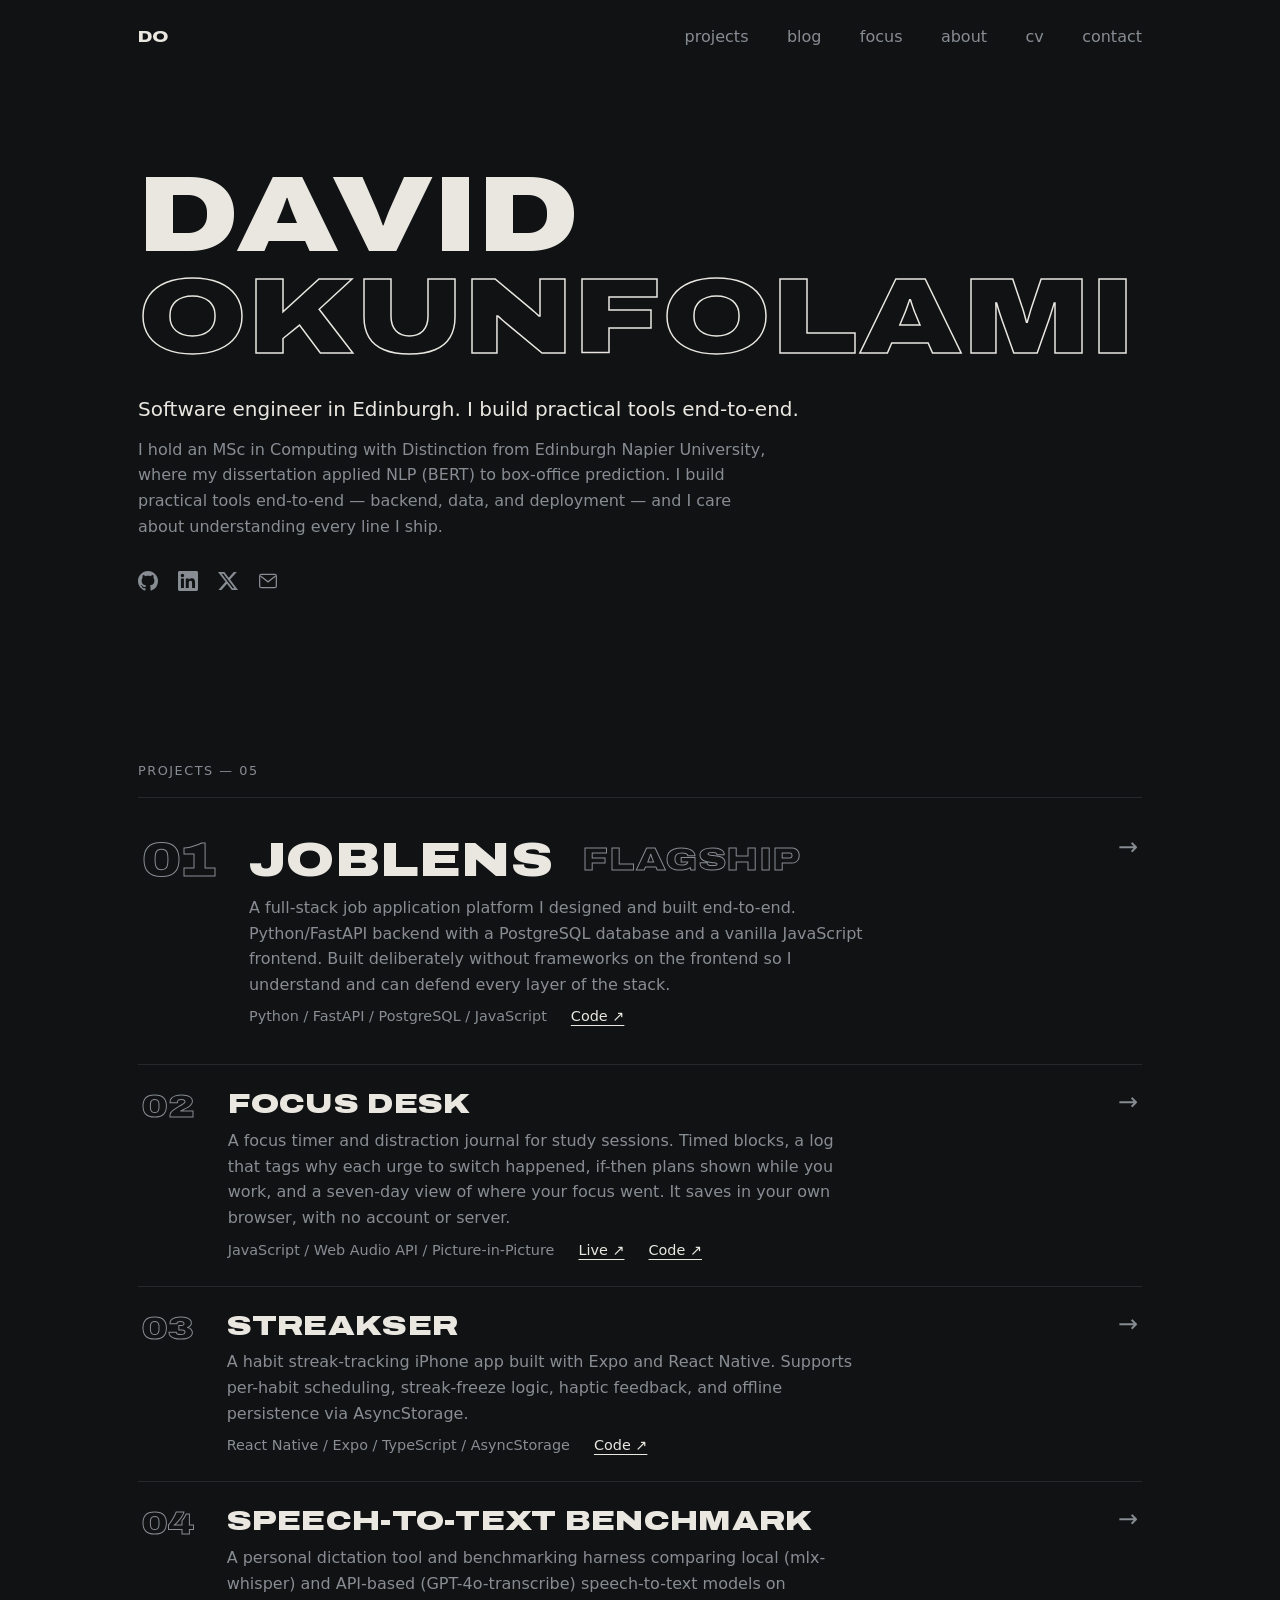
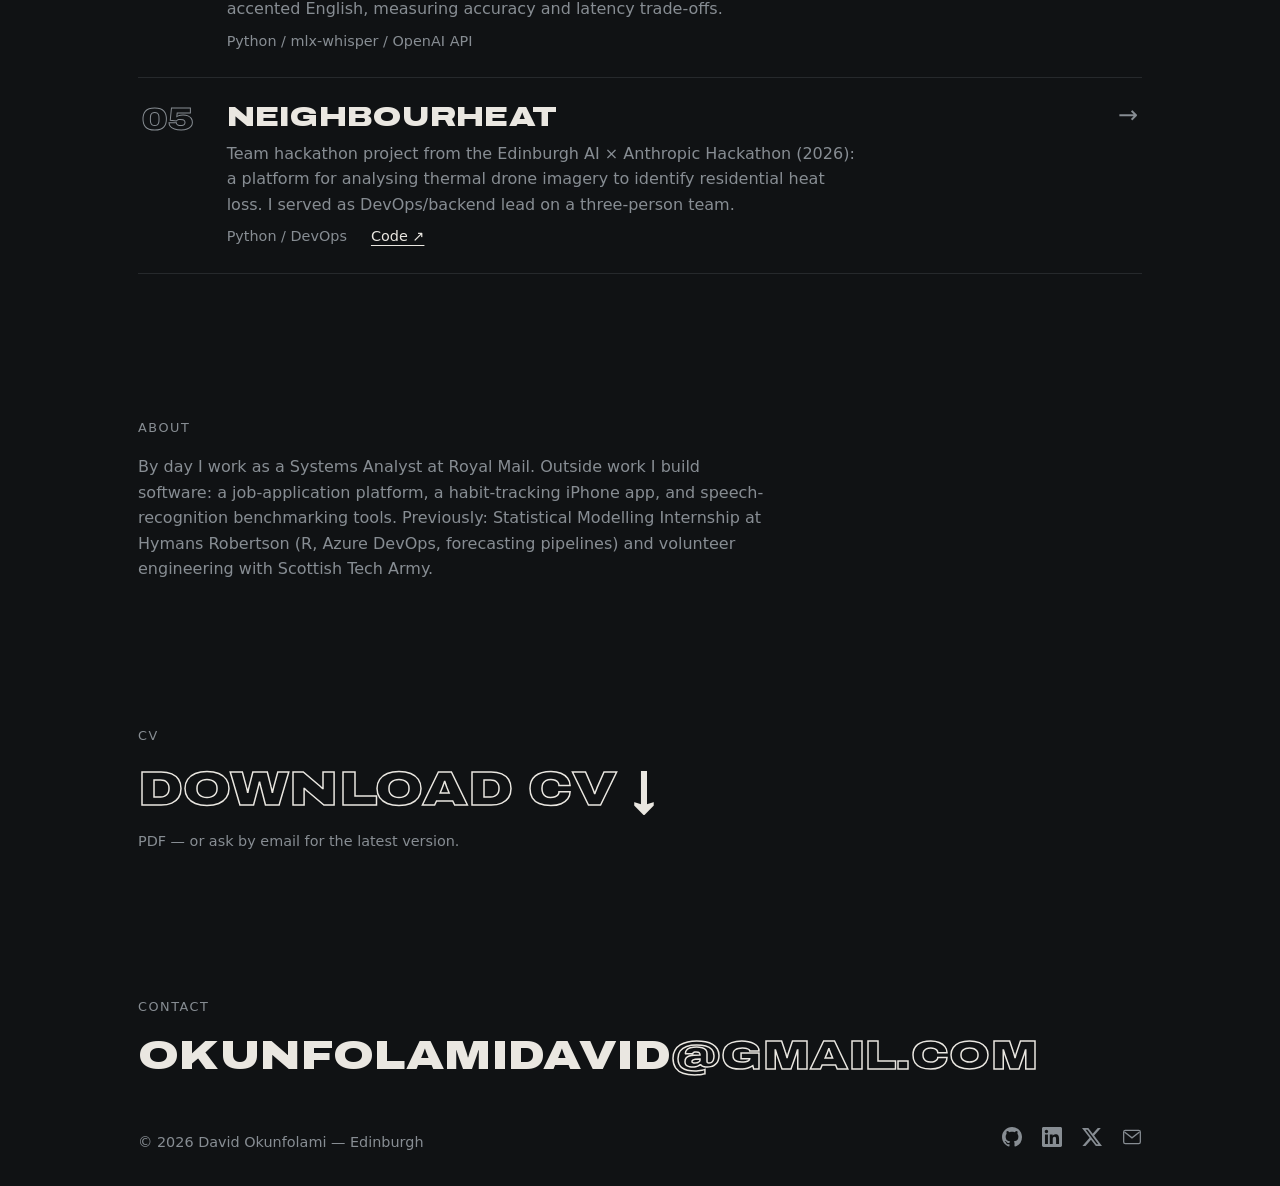
<file: index.html>
<!DOCTYPE html>
<html lang="en">
<head>
  <meta charset="utf-8">
  <meta name="viewport" content="width=device-width, initial-scale=1">
  <script src="/owner.js"></script>
  <title>David Okunfolami — software engineer in Edinburgh</title>
  <meta name="description" content="David Okunfolami is a software engineer in Edinburgh who builds practical tools end-to-end — backend, data, and deployment. Projects include JobLens, a full-stack job application platform.">
  <meta property="og:title" content="David Okunfolami — software engineer in Edinburgh">
  <meta property="og:description" content="I build practical tools end-to-end — backend, data, and deployment. Projects include JobLens, a full-stack job application platform.">
  <meta property="og:type" content="website">
  <meta property="og:url" content="https://davidokunfolami.com/">
  <meta name="twitter:card" content="summary">
  <link rel="icon" type="image/svg+xml" href="favicon.svg">
  <link rel="preload" href="fonts/archivo-expanded-black.woff2" as="font" type="font/woff2" crossorigin>
  <link rel="stylesheet" href="styles.css">
</head>
<body>
  <a class="skip-link" href="#projects">Skip to projects</a>

  <header class="site-header">
    <a class="mark" href="#top" aria-label="David Okunfolami — top of page">DO</a>
    <nav aria-label="Site">
      <a href="#projects">projects</a>
      <a href="blog/">blog</a>
      <a class="owner-only" href="desk/">desk</a>
      <a href="focus/">focus</a>
      <a class="owner-only" href="habits/">habits</a>
      <a href="#about">about</a>
      <a href="#cv">cv</a>
      <a href="#contact">contact</a>
    </nav>
  </header>

  <main id="top">
    <section class="hero">
      <h1 class="hero-name">
        <span class="solid">David</span>
        <span class="outline">Okunfolami</span>
      </h1>
      <p class="hero-line">Software engineer in Edinburgh. I build practical tools end-to-end.</p>
      <p class="hero-bio">
        I hold an MSc in Computing with Distinction from Edinburgh Napier University,
        where my dissertation applied NLP (BERT) to box-office prediction. I build
        practical tools end-to-end — backend, data, and deployment — and I care about
        understanding every line I ship.
      </p>
      <ul class="link-row" aria-label="Contact links">
        <li><a href="https://github.com/Dah-vid" aria-label="GitHub"><svg class="social-icon" viewBox="0 0 16 16" aria-hidden="true"><path fill="currentColor" d="M8 0C3.58 0 0 3.58 0 8c0 3.54 2.29 6.53 5.47 7.59.4.07.55-.17.55-.38 0-.19-.01-.82-.01-1.49-2.01.37-2.53-.49-2.69-.94-.09-.23-.48-.94-.82-1.13-.28-.15-.68-.52-.01-.53.63-.01 1.08.58 1.23.82.72 1.21 1.87.87 2.33.66.07-.52.28-.87.51-1.07-1.78-.2-3.64-.89-3.64-3.95 0-.87.31-1.59.82-2.15-.08-.2-.36-1.02.08-2.12 0 0 .67-.21 2.2.82.64-.18 1.32-.27 2-.27.68 0 1.36.09 2 .27 1.53-1.04 2.2-.82 2.2-.82.44 1.1.16 1.92.08 2.12.51.56.82 1.27.82 2.15 0 3.07-1.87 3.75-3.65 3.95.29.25.54.73.54 1.48 0 1.07-.01 1.93-.01 2.2 0 .21.15.46.55.38A8.013 8.013 0 0016 8c0-4.42-3.58-8-8-8z"/></svg></a></li>
        <li><a href="https://www.linkedin.com/in/davidokunfolami/" aria-label="LinkedIn"><svg class="social-icon" viewBox="0 0 24 24" aria-hidden="true"><path fill="currentColor" d="M20.447 20.452h-3.554v-5.569c0-1.328-.027-3.037-1.852-3.037-1.853 0-2.136 1.445-2.136 2.939v5.667H9.351V9h3.414v1.561h.046c.477-.9 1.637-1.85 3.37-1.85 3.601 0 4.267 2.37 4.267 5.455v6.286zM5.337 7.433c-1.144 0-2.063-.926-2.063-2.065 0-1.138.92-2.063 2.063-2.063 1.14 0 2.064.925 2.064 2.063 0 1.139-.925 2.065-2.064 2.065zm1.782 13.019H3.555V9h3.564v11.452zM22.225 0H1.771C.792 0 0 .774 0 1.729v20.542C0 23.227.792 24 1.771 24h20.451C23.2 24 24 23.227 24 22.271V1.729C24 .774 23.2 0 22.222 0h.003z"/></svg></a></li>
        <li><a href="https://x.com/thatboycodes" aria-label="X (formerly Twitter)"><svg class="social-icon" viewBox="0 0 24 24" aria-hidden="true"><path fill="currentColor" d="M18.901 1.153h3.68l-8.04 9.19L24 22.846h-7.406l-5.8-7.584-6.638 7.584H.474l8.6-9.83L0 1.154h7.594l5.243 6.932ZM17.61 20.644h2.039L6.486 3.24H4.298Z"/></svg></a></li>
        <li><a href="mailto:okunfolamidavid@gmail.com" aria-label="Email"><svg class="social-icon" viewBox="0 0 24 24" fill="none" stroke="currentColor" stroke-width="1.5" aria-hidden="true"><rect x="2" y="4" width="20" height="16" rx="2"/><path d="m3 6 9 7 9-7"/></svg></a></li>
      </ul>
    </section>

    <section id="projects" class="projects-section" aria-labelledby="projects-label">
      <p class="section-label" id="projects-label">Projects — <span id="project-count">00</span></p>
      <ol class="project-list" id="project-list"></ol>
      <noscript>
        <p class="noscript-note">
          This list needs JavaScript to render. Everything is on
          <a href="https://github.com/Dah-vid">my GitHub</a> in the meantime.
        </p>
      </noscript>
    </section>

    <section id="about" class="about-section" aria-labelledby="about-label">
      <p class="section-label" id="about-label">About</p>
      <p class="about-text">
        By day I work as a Systems Analyst at Royal Mail. Outside work I build software:
        a job-application platform, a habit-tracking iPhone app, and speech-recognition
        benchmarking tools. Previously: Statistical Modelling Internship at Hymans
        Robertson (R, Azure DevOps, forecasting pipelines) and volunteer engineering
        with Scottish Tech Army.
      </p>
    </section>

    <section id="cv" class="cv-section" aria-labelledby="cv-label">
      <p class="section-label" id="cv-label">CV</p>
      <a class="cv-link" href="David-Okunfolami-CV.pdf"><span class="outline">Download CV</span> <span aria-hidden="true">↓</span></a>
      <p class="cv-note">PDF — or ask by email for the latest version.</p>
    </section>
  </main>

  <footer id="contact" class="site-footer" aria-labelledby="contact-label">
    <p class="section-label" id="contact-label">Contact</p>
    <a class="footer-mail" href="mailto:okunfolamidavid@gmail.com">okunfolamidavid<span class="outline">@gmail.com</span></a>
    <div class="footer-row">
      <p>© 2026 David Okunfolami — Edinburgh</p>
      <ul class="link-row" aria-label="Contact links">
        <li><a href="https://github.com/Dah-vid" aria-label="GitHub"><svg class="social-icon" viewBox="0 0 16 16" aria-hidden="true"><path fill="currentColor" d="M8 0C3.58 0 0 3.58 0 8c0 3.54 2.29 6.53 5.47 7.59.4.07.55-.17.55-.38 0-.19-.01-.82-.01-1.49-2.01.37-2.53-.49-2.69-.94-.09-.23-.48-.94-.82-1.13-.28-.15-.68-.52-.01-.53.63-.01 1.08.58 1.23.82.72 1.21 1.87.87 2.33.66.07-.52.28-.87.51-1.07-1.78-.2-3.64-.89-3.64-3.95 0-.87.31-1.59.82-2.15-.08-.2-.36-1.02.08-2.12 0 0 .67-.21 2.2.82.64-.18 1.32-.27 2-.27.68 0 1.36.09 2 .27 1.53-1.04 2.2-.82 2.2-.82.44 1.1.16 1.92.08 2.12.51.56.82 1.27.82 2.15 0 3.07-1.87 3.75-3.65 3.95.29.25.54.73.54 1.48 0 1.07-.01 1.93-.01 2.2 0 .21.15.46.55.38A8.013 8.013 0 0016 8c0-4.42-3.58-8-8-8z"/></svg></a></li>
        <li><a href="https://www.linkedin.com/in/davidokunfolami/" aria-label="LinkedIn"><svg class="social-icon" viewBox="0 0 24 24" aria-hidden="true"><path fill="currentColor" d="M20.447 20.452h-3.554v-5.569c0-1.328-.027-3.037-1.852-3.037-1.853 0-2.136 1.445-2.136 2.939v5.667H9.351V9h3.414v1.561h.046c.477-.9 1.637-1.85 3.37-1.85 3.601 0 4.267 2.37 4.267 5.455v6.286zM5.337 7.433c-1.144 0-2.063-.926-2.063-2.065 0-1.138.92-2.063 2.063-2.063 1.14 0 2.064.925 2.064 2.063 0 1.139-.925 2.065-2.064 2.065zm1.782 13.019H3.555V9h3.564v11.452zM22.225 0H1.771C.792 0 0 .774 0 1.729v20.542C0 23.227.792 24 1.771 24h20.451C23.2 24 24 23.227 24 22.271V1.729C24 .774 23.2 0 22.222 0h.003z"/></svg></a></li>
        <li><a href="https://x.com/thatboycodes" aria-label="X (formerly Twitter)"><svg class="social-icon" viewBox="0 0 24 24" aria-hidden="true"><path fill="currentColor" d="M18.901 1.153h3.68l-8.04 9.19L24 22.846h-7.406l-5.8-7.584-6.638 7.584H.474l8.6-9.83L0 1.154h7.594l5.243 6.932ZM17.61 20.644h2.039L6.486 3.24H4.298Z"/></svg></a></li>
        <li><a href="mailto:okunfolamidavid@gmail.com" aria-label="Email"><svg class="social-icon" viewBox="0 0 24 24" fill="none" stroke="currentColor" stroke-width="1.5" aria-hidden="true"><rect x="2" y="4" width="20" height="16" rx="2"/><path d="m3 6 9 7 9-7"/></svg></a></li>
      </ul>
    </div>
  </footer>

  <script src="main.js"></script>
</body>
</html>
</file>
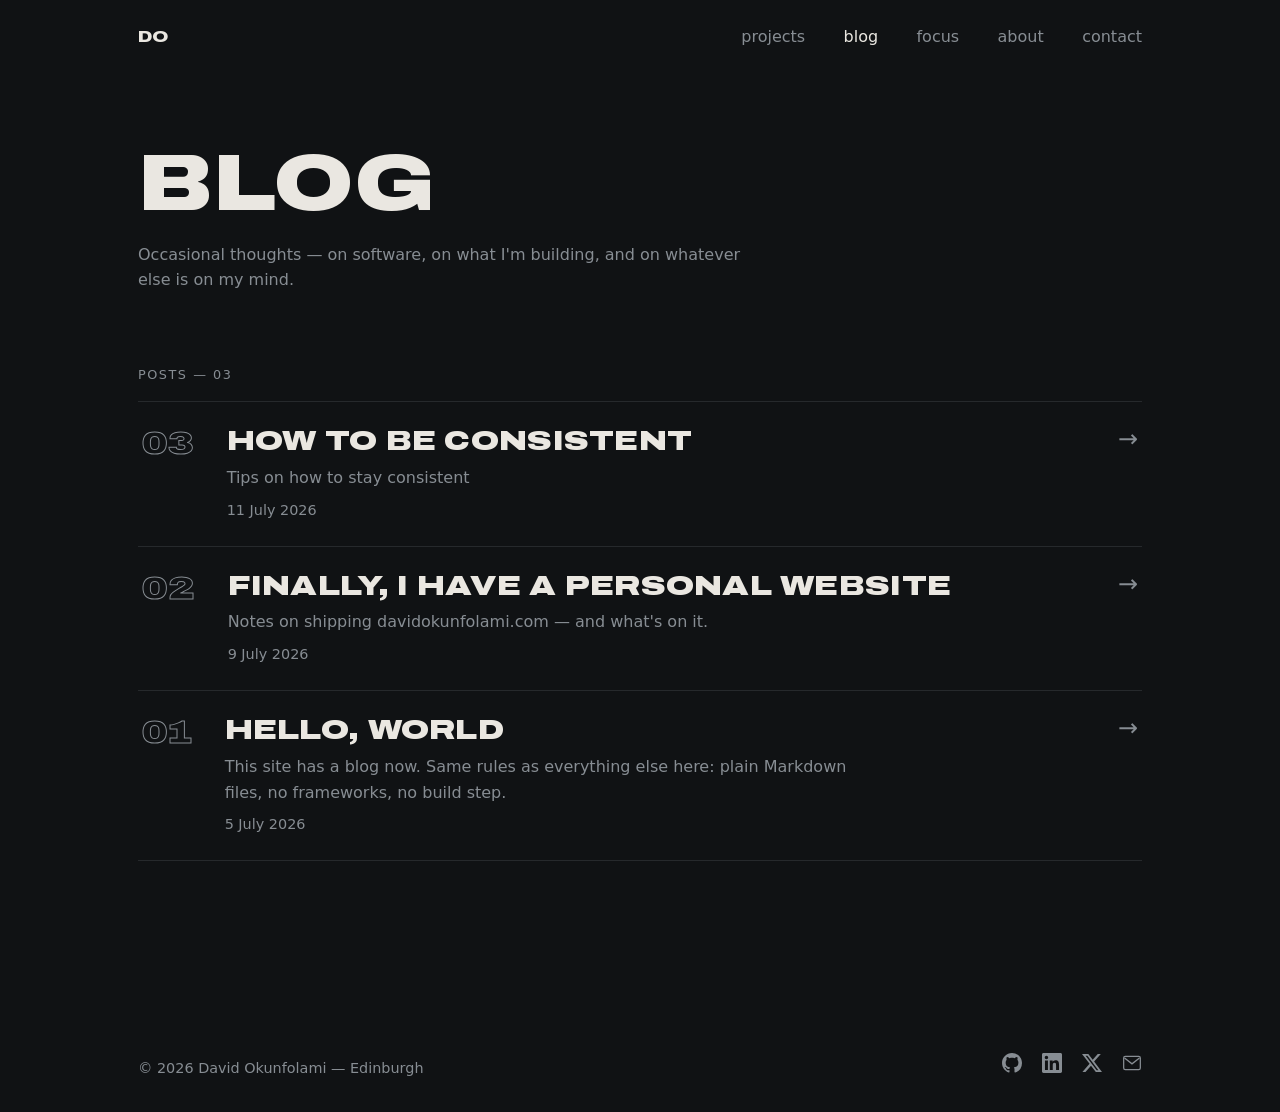
<file: blog/index.html>
<!DOCTYPE html>
<html lang="en">
<head>
  <meta charset="utf-8">
  <meta name="viewport" content="width=device-width, initial-scale=1">
  <script src="/owner.js"></script>
  <title>Blog — David Okunfolami</title>
  <meta name="description" content="Occasional writing from David Okunfolami — thoughts on building software, tools, and whatever else is on my mind.">
  <meta property="og:title" content="Blog — David Okunfolami">
  <meta property="og:description" content="Occasional writing from David Okunfolami — thoughts on building software, tools, and whatever else is on my mind.">
  <meta property="og:type" content="website">
  <meta property="og:url" content="https://davidokunfolami.com/blog/">
  <meta name="twitter:card" content="summary">
  <link rel="icon" type="image/svg+xml" href="../favicon.svg">
  <link rel="preload" href="../fonts/archivo-expanded-black.woff2" as="font" type="font/woff2" crossorigin>
  <link rel="stylesheet" href="../styles.css">
</head>
<body>
  <a class="skip-link" href="#posts">Skip to posts</a>

  <header class="site-header">
    <a class="mark" href="../" aria-label="David Okunfolami — home">DO</a>
    <nav aria-label="Site">
      <a href="../#projects">projects</a>
      <a href="./" aria-current="page">blog</a>
      <a class="owner-only" href="../desk/">desk</a>
      <a href="../focus/">focus</a>
      <a class="owner-only" href="../habits/">habits</a>
      <a href="../#about">about</a>
      <a href="../#contact">contact</a>
    </nav>
  </header>

  <main>
    <section class="blog-hero">
      <h1 class="page-title"><span class="solid">Blog</span></h1>
      <p class="hero-bio">Occasional thoughts — on software, on what I'm building, and on whatever else is on my mind.</p>
      <p class="hero-bio owner-only"><a href="../write/">Write a post →</a></p>
    </section>

    <section id="posts" class="posts-section" aria-labelledby="posts-label">
      <p class="section-label" id="posts-label">Posts — <span id="post-count">00</span></p>
      <ol class="project-list" id="post-list"></ol>
      <noscript>
        <p class="noscript-note">
          This list needs JavaScript to render. The posts themselves live as
          Markdown files in
          <a href="https://github.com/Dah-vid/davidokunfolami.com">the repo</a>.
        </p>
      </noscript>
    </section>
  </main>

  <footer class="site-footer">
    <div class="footer-row">
      <p>© 2026 David Okunfolami — Edinburgh</p>
      <ul class="link-row" aria-label="Contact links">
        <li><a href="https://github.com/Dah-vid" aria-label="GitHub"><svg class="social-icon" viewBox="0 0 16 16" aria-hidden="true"><path fill="currentColor" d="M8 0C3.58 0 0 3.58 0 8c0 3.54 2.29 6.53 5.47 7.59.4.07.55-.17.55-.38 0-.19-.01-.82-.01-1.49-2.01.37-2.53-.49-2.69-.94-.09-.23-.48-.94-.82-1.13-.28-.15-.68-.52-.01-.53.63-.01 1.08.58 1.23.82.72 1.21 1.87.87 2.33.66.07-.52.28-.87.51-1.07-1.78-.2-3.64-.89-3.64-3.95 0-.87.31-1.59.82-2.15-.08-.2-.36-1.02.08-2.12 0 0 .67-.21 2.2.82.64-.18 1.32-.27 2-.27.68 0 1.36.09 2 .27 1.53-1.04 2.2-.82 2.2-.82.44 1.1.16 1.92.08 2.12.51.56.82 1.27.82 2.15 0 3.07-1.87 3.75-3.65 3.95.29.25.54.73.54 1.48 0 1.07-.01 1.93-.01 2.2 0 .21.15.46.55.38A8.013 8.013 0 0016 8c0-4.42-3.58-8-8-8z"/></svg></a></li>
        <li><a href="https://www.linkedin.com/in/davidokunfolami/" aria-label="LinkedIn"><svg class="social-icon" viewBox="0 0 24 24" aria-hidden="true"><path fill="currentColor" d="M20.447 20.452h-3.554v-5.569c0-1.328-.027-3.037-1.852-3.037-1.853 0-2.136 1.445-2.136 2.939v5.667H9.351V9h3.414v1.561h.046c.477-.9 1.637-1.85 3.37-1.85 3.601 0 4.267 2.37 4.267 5.455v6.286zM5.337 7.433c-1.144 0-2.063-.926-2.063-2.065 0-1.138.92-2.063 2.063-2.063 1.14 0 2.064.925 2.064 2.063 0 1.139-.925 2.065-2.064 2.065zm1.782 13.019H3.555V9h3.564v11.452zM22.225 0H1.771C.792 0 0 .774 0 1.729v20.542C0 23.227.792 24 1.771 24h20.451C23.2 24 24 23.227 24 22.271V1.729C24 .774 23.2 0 22.222 0h.003z"/></svg></a></li>
        <li><a href="https://x.com/thatboycodes" aria-label="X (formerly Twitter)"><svg class="social-icon" viewBox="0 0 24 24" aria-hidden="true"><path fill="currentColor" d="M18.901 1.153h3.68l-8.04 9.19L24 22.846h-7.406l-5.8-7.584-6.638 7.584H.474l8.6-9.83L0 1.154h7.594l5.243 6.932ZM17.61 20.644h2.039L6.486 3.24H4.298Z"/></svg></a></li>
        <li><a href="mailto:okunfolamidavid@gmail.com" aria-label="Email"><svg class="social-icon" viewBox="0 0 24 24" fill="none" stroke="currentColor" stroke-width="1.5" aria-hidden="true"><rect x="2" y="4" width="20" height="16" rx="2"/><path d="m3 6 9 7 9-7"/></svg></a></li>
      </ul>
    </div>
  </footer>

  <script src="blog.js"></script>
</body>
</html>
</file>
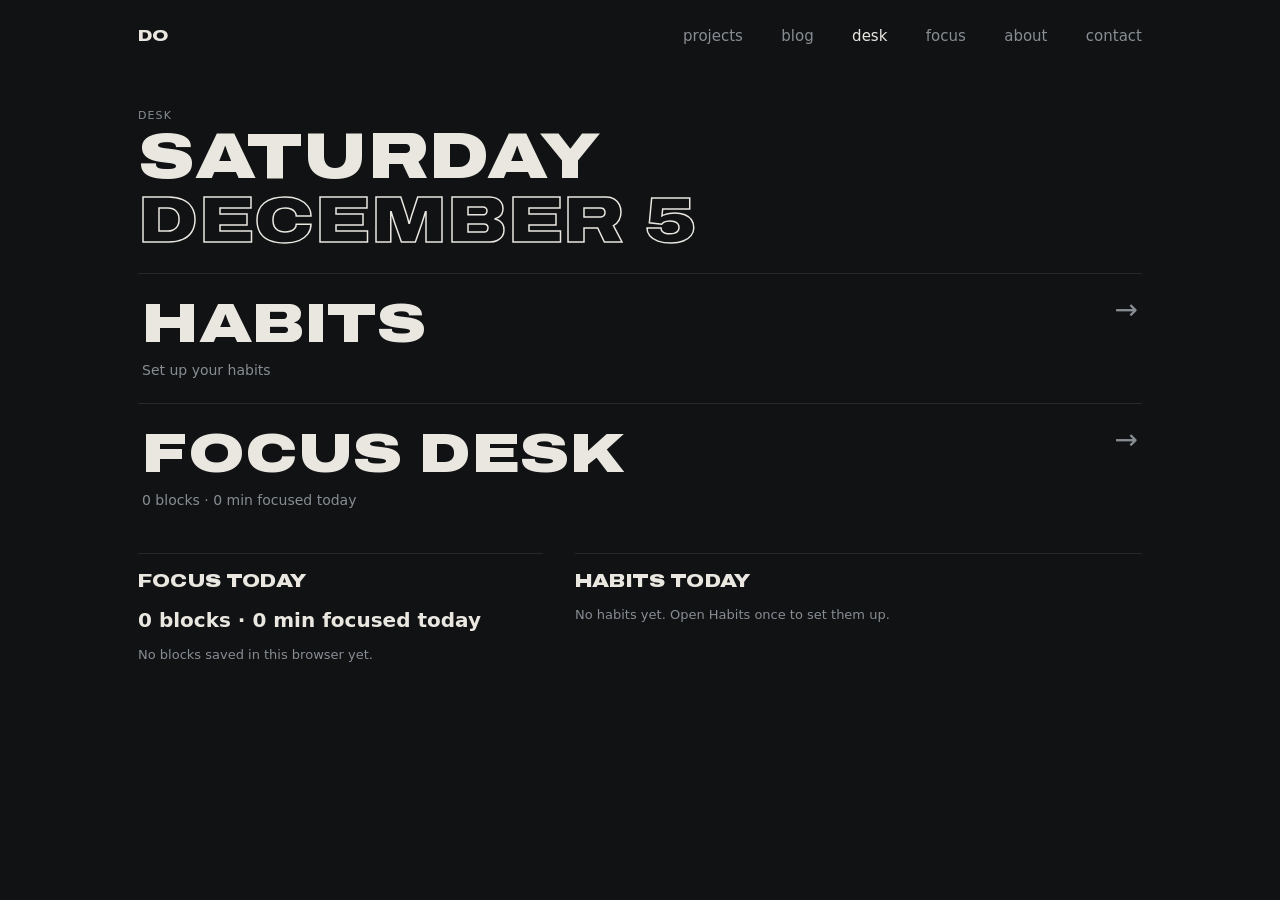
<file: desk/index.html>
<!DOCTYPE html>
<html lang="en">
<head>
<meta charset="utf-8">
<meta name="viewport" content="width=device-width, initial-scale=1, viewport-fit=cover">
  <script src="/owner.js"></script>
<meta name="robots" content="noindex,nofollow">
<title>Desk — David Okunfolami</title>
<link rel="icon" type="image/svg+xml" href="/favicon.svg">
<link rel="preload" href="/fonts/archivo-expanded-black.woff2" as="font" type="font/woff2" crossorigin>
<link rel="stylesheet" href="/styles.css">
<style>
/* The way in to Focus Desk (/focus/) and Habits (/habits/). Same tokens as both. Read-only:
   this page only ever reads localStorage, it never writes. */
:root{
  --bg:var(--carbon); --panel:#17191c; --ink:var(--paper); --muted:var(--smoke); --line:var(--graphite);
  --display:var(--font-display); --body:var(--font-body);
}
[hidden]{display:none!important}
*{box-sizing:border-box}
body{background:var(--bg);color:var(--ink);font-family:var(--body);font-size:15px;line-height:1.5;margin:0}
h1,h2{font-family:var(--display);font-weight:900;font-stretch:125%;text-transform:uppercase;margin:0;letter-spacing:.01em;text-wrap:balance}
p{margin:0}
.app{padding-block:clamp(1rem,4vh,2.5rem) 56px;display:flex;flex-direction:column;gap:20px}
.eyebrow{font-size:11px;letter-spacing:.1em;text-transform:uppercase;color:var(--muted)}
.date{font-size:clamp(2rem,7vw,4rem);line-height:1}

/* review due: same banner as Habits' never-miss-twice line */
.banner{border-left:3px solid var(--ink);background:var(--panel);padding:10px 14px}
.banner a{font-weight:700}

/* the two big links: hairline rows that invert on hover, like the homepage project list */
.go{list-style:none;margin:0;padding:0}
.go li{position:relative;border-top:1px solid var(--line);padding:22px 4px;display:grid;grid-template-columns:minmax(0,1fr) auto;gap:8px 16px;align-items:start}
.go a{font-family:var(--display);font-weight:900;font-stretch:125%;text-transform:uppercase;letter-spacing:.01em;font-size:clamp(1.9rem,6.5vw,3.5rem);line-height:1;text-decoration:none}
.go a::after{content:"";position:absolute;inset:0}
.go .arrow{font-size:1.75rem;line-height:1;color:var(--muted);pointer-events:none}
.go .sub{grid-column:1;color:var(--muted);font-size:14px;display:flex;flex-direction:column;gap:4px}
.go .note{color:var(--ink);white-space:pre-wrap;overflow-wrap:anywhere;max-width:62ch}
.go li:hover,.go li:focus-within{background:var(--ink);color:var(--bg);border-top-color:var(--ink)}
.go li:hover .sub,.go li:focus-within .sub,.go li:hover .arrow,.go li:focus-within .arrow{color:#4a4e52}
.go li:hover .note,.go li:focus-within .note{color:var(--bg)}
.go li:focus-within{outline:none}
.go a:focus-visible{outline:none}
@media (prefers-reduced-motion:no-preference){.go .arrow{transition:transform 120ms ease-out}.go li:hover .arrow{transform:translateX(.35rem)}}

/* today */
.grid{display:grid;grid-template-columns:minmax(0,1fr);gap:20px 32px;align-items:start}
@media (min-width:860px){.grid{grid-template-columns:minmax(0,1fr) minmax(0,1.4fr)}}
.sec{border-top:1px solid var(--line);padding-top:14px;display:flex;flex-direction:column;gap:10px;min-width:0}
.sec h2{font-size:18px}
.big{font-size:20px;font-weight:600;font-variant-numeric:tabular-nums}
.muted{color:var(--muted);font-size:13px}
.rows{list-style:none;margin:0;padding:0}
.row{display:grid;grid-template-columns:minmax(0,1fr) auto;gap:2px 14px;padding:9px 0;border-bottom:1px solid var(--line);align-items:baseline;font-variant-numeric:tabular-nums}
.row .name{font-weight:700}
.row .st{font-size:14px;white-space:nowrap}
.row .st.none{color:var(--muted)}
.row .sub{grid-column:1/-1;font-size:12px;color:var(--muted)}
</style>
</head>
<body>
<a class="skip-link" href="#links">Skip to links</a>

<header class="site-header">
  <a class="mark" href="/" aria-label="David Okunfolami — home">DO</a>
  <nav aria-label="Site">
    <a href="/#projects">projects</a>
    <a href="/blog/">blog</a>
    <a class="owner-only" href="/desk/" aria-current="page">desk</a>
    <a href="/focus/">focus</a>
    <a class="owner-only" href="/habits/">habits</a>
    <a href="/#about">about</a>
    <a href="/#contact">contact</a>
  </nav>
</header>

<main class="app">
  <div>
    <p class="eyebrow">Desk</p>
    <h1 class="date" id="date"></h1>
  </div>

  <p class="banner" id="reviewDue" hidden><a href="/habits/#review">Weekly review due →</a></p>

  <ul class="go" id="links"></ul>

  <section class="sec" aria-labelledby="tH" id="todaySec" hidden>
    <h2 id="tH">Today</h2>
    <ul class="rows" id="todayList"></ul>
  </section>

  <div class="grid">
    <section class="sec" aria-labelledby="fdH">
      <h2 id="fdH">Focus today</h2>
      <p class="big" id="fdToday"></p>
      <p class="muted" id="fdLast"></p>
    </section>
    <section class="sec" aria-labelledby="hH">
      <h2 id="hH">Habits today</h2>
      <ul class="rows" id="habits"></ul>
      <p class="muted" id="bedLast"></p>
    </section>
  </div>
</main>

<script>
(function(){
const $ = id => document.getElementById(id);
const el = (tag, cls, text) => { const e = document.createElement(tag); if (cls) e.className = cls; if (text != null) e.textContent = text; return e; };
// read only: there is deliberately no setter here
const read = key => { try { const v = localStorage.getItem(key); return v ? JSON.parse(v) : null; } catch (e) { return null; } };

/* Date and entry rules, copied from the pure block in /habits/ so the numbers match it. */
const ymd = d => d.getFullYear() + '-' + String(d.getMonth() + 1).padStart(2, '0') + '-' + String(d.getDate()).padStart(2, '0');
const dateOf = s => { const [y, m, d] = s.split('-').map(Number); return new Date(y, m - 1, d, 12); };
const addDays = (s, n) => { const d = dateOf(s); d.setDate(d.getDate() + n); return ymd(d); };
const mondayOf = s => addDays(s, -((dateOf(s).getDay() + 6) % 7));
const minsOf = d => d.getHours() * 60 + d.getMinutes();
const habitToday = (h, d) => (h.window && h.window[0] > h.window[1] && minsOf(d) < h.window[1]) ? addDays(ymd(d), -1) : ymd(d);
const RANK = {full:3, min:2, reserve:1};
const better = (a, b) => (RANK[a.kind] || 0) !== (RANK[b.kind] || 0) ? (RANK[a.kind] || 0) > (RANK[b.kind] || 0) : a.source === 'focusdesk' && b.source !== 'focusdesk';
const isoWeekKey = monday => { const th = dateOf(addDays(monday, 3)), y = th.getFullYear(); return y + '-W' + String(1 + Math.floor(Math.round((th - new Date(y, 0, 1, 12)) / 864e5) / 7)).padStart(2, '0'); };
const reviewWeekOf = d => d.getDay() === 0 ? mondayOf(ymd(d)) : addDays(mondayOf(ymd(d)), -7);
const reviewDone = r => !!r && ['q1', 'q2', 'q3'].every(q => typeof r[q] === 'string' && r[q].trim());
const reviewDue = (d, reviews) => (d.getDay() === 0 || d.getDay() === 1) && !reviewDone((reviews || {})[isoWeekKey(reviewWeekOf(d))]);
const KIND_LABEL = {full:'Full', min:'Minimum', reserve:'Reserve'};
/* schedule:begin — the Schedule (Habits → Settings → Schedule), shared by Habits, Focus Desk and Desk.
   Every clock time and length in a card or rule comes from here. Stored in habits:settings
   (sleep.bedtime, schedule.*); anything that follows from them is derived below. The three copies
   (habits/, focus/, desk/) must stay identical. */
const SCHEDULE_DEFAULTS = {bedtime:'23:15', needMin:465,
  cutoff:{mon:'08:30', tue:'08:30', wed:'08:30', thu:'08:30', fri:'08:30', sat:'09:00', sun:'08:30'},
  evening:{mon:'19:45', tue:'19:45', wed:'19:45', thu:'19:45', fri:'19:45', sat:'18:00', sun:'18:00'},
  windLead:45, grace:30, jobMin:10, studyMin:15, fullMin:25, minMin:10};
const SCHED_DAYS = ['sun', 'mon', 'tue', 'wed', 'thu', 'fri', 'sat'];
const toMin = t => { const m = /^(\d{1,2}):(\d{2})$/.exec(t || ''); return m && +m[1] < 24 && +m[2] < 60 ? +m[1] * 60 + +m[2] : null; };
const toHM = m => { m = ((Math.round(m) % 1440) + 1440) % 1440; return String(Math.floor(m / 60)).padStart(2, '0') + ':' + String(m % 60).padStart(2, '0'); };
const niceTime = m => { m = ((Math.round(m) % 1440) + 1440) % 1440; const h = Math.floor(m / 60), mm = m % 60; return ((h + 11) % 12 + 1) + (mm ? ':' + String(mm).padStart(2, '0') : '') + (h < 12 ? 'am' : 'pm'); };
// is minute-of-day m inside [a, b), wrapping past midnight
const inSpan = (m, a, b) => a <= b ? m >= a && m < b : m >= a || m < b;
function scheduleOf(hs){
  const D = SCHEDULE_DEFAULTS, sl = (hs && hs.sleep) || {}, sc = (hs && hs.schedule) || {};
  const num = (v, d, lo, hi) => typeof v === 'number' && isFinite(v) ? Math.min(hi, Math.max(lo, Math.round(v))) : d;
  const tm = (v, d) => toMin(v) != null ? v : d;
  const cutoff = {}, evening = {};
  Object.keys(D.cutoff).forEach(k => { cutoff[k] = tm((sc.cutoff || {})[k], D.cutoff[k]); evening[k] = tm((sc.evening || {})[k], D.evening[k]); });
  const bedtime = tm(sl.bedtime, D.bedtime), needMin = num(sc.needMin, D.needMin, 240, 720), windLead = num(sc.windLead, D.windLead, 0, 240);
  const bed = toMin(bedtime), wake = (bed + needMin) % 1440, wind = (bed - windLead + 1440) % 1440;
  const cutoffOn = d => toMin(cutoff[SCHED_DAYS[d.getDay()]]);
  return {bedtime, needMin, cutoff, evening, windLead,
    grace:num(sc.grace, D.grace, 0, 240), jobMin:num(sc.jobMin, D.jobMin, 1, 120), studyMin:num(sc.studyMin, D.studyMin, 5, 120),
    fullMin:num(sc.fullMin, D.fullMin, 1, 240), minMin:num(sc.minMin, D.minMin, 1, 240),
    // derived, as minutes after midnight
    bed, wake, wind, cutoffOn, eveningOn:d => toMin(evening[SCHED_DAYS[d.getDay()]]),
    cardStart:(wake - 60 + 1440) % 1440, cardEndOn:d => (cutoffOn(d) + 180) % 1440}; // sleep card: 1h before wake to cutoff + 3h
}
/* schedule:end */


function render(){
  const d = new Date(), today = ymd(d);
  const fdSettings = read('focusdesk:settings') || {}, log = read('focusdesk:log'), blocks = log && Array.isArray(log.blocks) ? log.blocks : [];
  const hs = read('habits:habits'), habits = Array.isArray(hs) ? hs.filter(h => h.active !== false) : [];
  const es = read('habits:entries'), entries = es && Array.isArray(es.entries) ? es.entries : [];
  const rs = read('habits:reviews'), reviews = rs && rs.reviews ? rs.reviews : {};
  const entryFor = (id, day) => { let best = null; for (const e of entries) if (e.habitId === id && e.day === day && RANK[e.kind] && (!best || better(e, best))) best = e; return best; };
  // same as Habits' weekStatus: Full + Minimum this Mon–Sun, each Reserve lowering the target (floor 1)
  // same as Habits' targetFor: a changed target starts the next Monday
  const targetFor = (h, monday) => { let t = null; for (const x of Array.isArray(h.targets) ? h.targets : []) if (x && x.from <= monday) t = x.target; return t == null ? (Array.isArray(h.targets) && h.targets.length ? h.targets[0].target : h.target) || 1 : t; };
  const weekStatus = (h, day) => { const w = mondayOf(day), end = addDays(w, 6); let done = 0, res = 0; entries.forEach(e => { if (e.habitId === h.id && e.day >= w && e.day <= end) e.kind === 'reserve' ? res++ : RANK[e.kind] && done++; }); return {done, target:Math.max(1, targetFor(h, w) - res)}; };

  const dateText = d.toLocaleDateString([], {weekday:'long'}), dm = d.toLocaleDateString([], {day:'numeric', month:'long'});
  const h1 = $('date'); h1.textContent = dateText + ' '; h1.append(el('span', 'outline', dm));
  $('reviewDue').hidden = !(habits.length && reviewDue(d, reviews));

  // Focus Desk: the same count Focus Desk shows on its idle screen
  const tb = blocks.filter(b => b && ymd(new Date(b.end)) === today);
  const done = tb.filter(b => b.completed).length, mins = tb.reduce((a, b) => a + (b.focusedMin || 0), 0);
  const fdLine = done + (done === 1 ? ' block' : ' blocks') + ' · ' + mins + ' min focused today';
  $('fdToday').textContent = fdLine;
  const last = blocks.length ? blocks[blocks.length - 1] : null;
  $('fdLast').textContent = last && last.end ? 'Last block: ' + (last.goal || 'no goal set') + ', ' + (last.focusedMin || 0) + ' min, ' + new Date(last.end).toLocaleDateString([], {weekday:'short', day:'numeric', month:'short'}) + '.' : 'No blocks saved in this browser yet.';

  // what's on today: Focus Desk's list for this weekday (settings.week)
  const week = fdSettings.week && typeof fdSettings.week === 'object' ? fdSettings.week : {};
  const items = week[['sun', 'mon', 'tue', 'wed', 'thu', 'fri', 'sat'][d.getDay()]] || [], tl = $('todayList'); tl.textContent = '';
  items.forEach(t => { const li = el('li', 'row'); li.append(el('span', 'name', t)); tl.append(li); });
  $('todaySec').hidden = !items.length;

  // Habits today
  const ul = $('habits'); ul.textContent = '';
  let logged = 0;
  habits.forEach(h => {
    const e = entryFor(h.id, habitToday(h, d)), li = el('li', 'row');
    if (e) logged++;
    li.append(el('span', 'name', h.name), el('span', 'st' + (e ? '' : ' none'), e ? KIND_LABEL[e.kind] + (e.kind === 'reserve' && e.reason ? ' · ' + e.reason : '') : 'not yet'));
    const sub = [];
    if (h.cadence === 'weekly'){ const w = weekStatus(h, habitToday(h, d)); sub.push(w.done + ' of ' + w.target + ' this week'); }
    else if (h.window) sub.push('tonight, ' + niceTime(h.window[0]) + '–' + niceTime(h.window[1]));
    if (e && e.source === 'focusdesk') sub.push('from Focus Desk');
    if (sub.length) li.append(el('span', 'sub', sub.join(' · ')));
    ul.append(li);
  });
  if (!habits.length) ul.append(el('li', 'muted', 'No habits yet. Open Habits once to set them up.'));

  // last night's Bedtime entry
  const bed = habits.find(h => h.window);
  if (bed){
    const night = addDays(habitToday(bed, d), -1), e = entryFor(bed.id, night);
    $('bedLast').textContent = 'Last night (' + dateOf(night).toLocaleDateString([], {weekday:'long'}) + '): ' +
      (e ? KIND_LABEL[e.kind] + (e.kind === 'full' && bed.full ? ', ' + bed.full.toLowerCase() : e.kind === 'min' && bed.min ? ', ' + bed.min.toLowerCase() : e.reason ? ', ' + e.reason : '') : 'nothing logged') + '.';
  } else $('bedLast').textContent = '';

  // the two big links: Focus Desk first from the wake target to the morning cutoff (Habits' Schedule), with the resume note under it
  const S = scheduleOf(read('habits:settings')), morning = inSpan(minsOf(d), S.wake, S.cutoffOn(d)), resume = fdSettings.resume && fdSettings.resume.text;
  const link = (href, title, subs) => {
    const li = el('li'), a = el('a', null, title), s = el('div', 'sub'); a.href = href;
    subs.forEach(x => s.append(x));
    li.append(a, el('span', 'arrow', '→'), s); li.querySelector('.arrow').setAttribute('aria-hidden', 'true');
    return li;
  };
  const fdSubs = [];
  if (morning){
    fdSubs.push(el('span', 'eyebrow', 'Morning block. Resume note:'));
    fdSubs.push(el('span', 'note', resume || 'No resume note saved. Start with the smallest next step.'));
  } else fdSubs.push(el('span', null, fdLine));
  const fdRow = link('/focus/', 'Focus Desk', fdSubs);
  const hRow = link('/habits/', 'Habits', [el('span', null, habits.length ? logged + ' of ' + habits.length + ' logged today' : 'Set up your habits')]);
  const list = $('links'); list.textContent = '';
  morning ? list.append(fdRow, hRow) : list.append(hRow, fdRow);
}

render();
// another tab logged something, the tab came back, or the clock moved into or out of the morning
window.addEventListener('storage', render);
document.addEventListener('visibilitychange', () => { if (!document.hidden) render(); });
let lastKey = '';
setInterval(() => { const d = new Date(), k = ymd(d) + minsOf(d); if (k !== lastKey){ lastKey = k; render(); } }, 15000);
})();
</script>
</body>
</html>
</file>
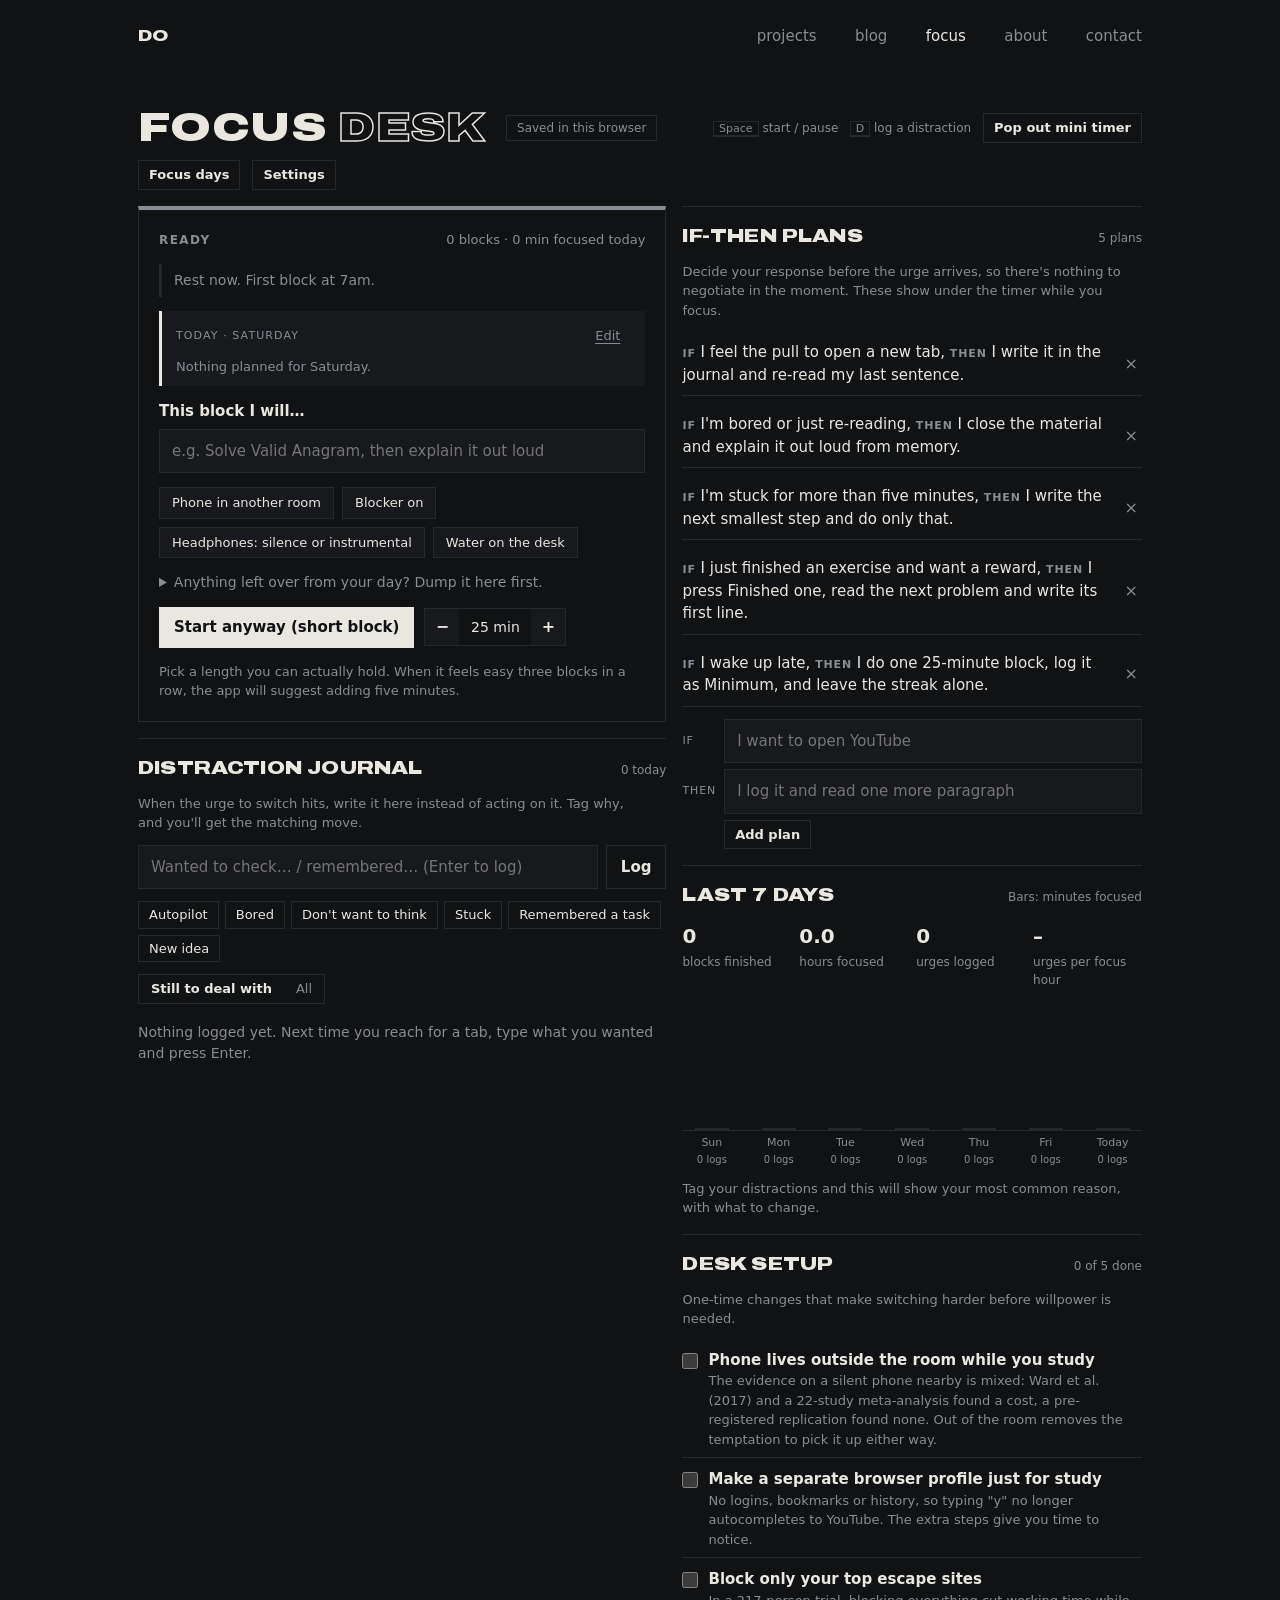
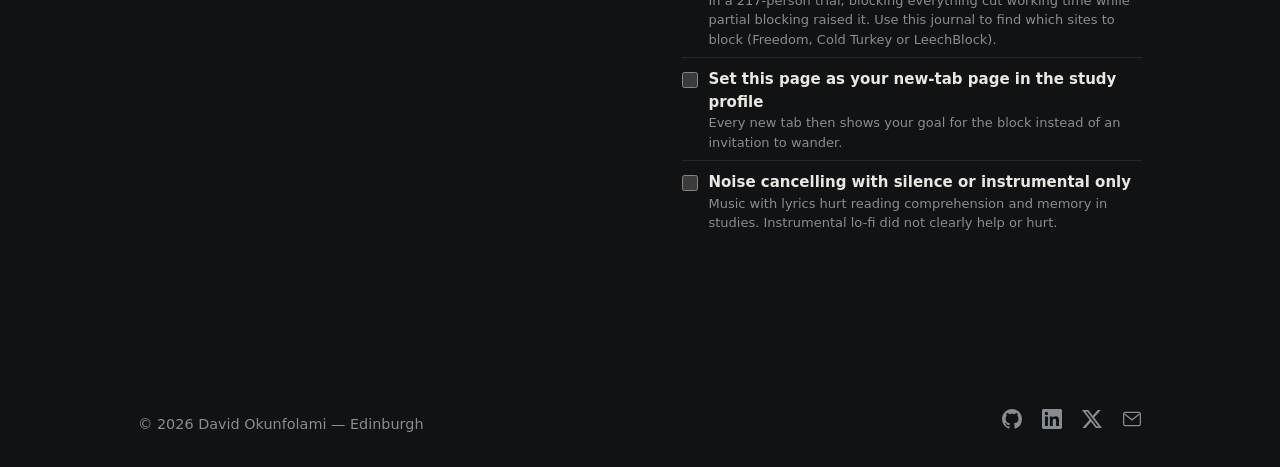
<file: focus/index.html>
<!DOCTYPE html>
<html lang="en">
<head>
<meta charset="utf-8">
<meta name="viewport" content="width=device-width, initial-scale=1, viewport-fit=cover">
  <script src="/owner.js"></script>
<title>Focus Desk — David Okunfolami</title>
<meta name="description" content="Focus Desk: a focus timer and distraction journal for study sessions. Timed blocks, if-then plans, and a seven-day view of where your focus went. Saves in your own browser.">
<meta property="og:title" content="Focus Desk — David Okunfolami">
<meta property="og:description" content="A focus timer and distraction journal for study sessions. Saves in your own browser, no account needed.">
<meta property="og:type" content="website">
<meta property="og:url" content="https://davidokunfolami.com/focus/">
<meta name="twitter:card" content="summary">
<link rel="icon" type="image/svg+xml" href="/favicon.svg">
<link rel="preload" href="/fonts/archivo-expanded-black.woff2" as="font" type="font/woff2" crossorigin>
<!-- absolute paths: the pop-out timer window copies these stylesheets -->
<link rel="stylesheet" href="/styles.css">
<style>
/* Layout: one study console. Left = the block (timer) + distraction journal; right = if-then rules, the week, desk setup. Collapses to one column in a narrow window.
   Colours come from the site tokens in /styles.css. The site is monochrome, so phase is shown by
   inversion rather than hue: focus = paper on carbon, break = the timer panel flips to carbon on paper. */
:root{
  --bg:var(--carbon); --panel:#17191c; --raised:var(--carbon); --ink:var(--paper); --muted:var(--smoke); --line:var(--graphite);
  --focus:var(--paper); --focus-soft:var(--graphite); --break:var(--paper); --break-soft:var(--graphite);
  --ok:var(--paper); --danger:var(--paper); --amber:var(--paper);
  --phase:var(--smoke); --phase-soft:var(--graphite);
  --display:var(--font-display);
  --body:var(--font-body);
  --mono:var(--font-body);
}
body[data-phase="focus"],body[data-phase="wrap"],body[data-phase="break"]{--phase:var(--paper)}
body[data-phase="break"] .deck{
  --bg:var(--paper); --panel:#dedad3; --raised:var(--paper); --ink:var(--carbon); --muted:#4a4e52; --line:#c4c0b9;
  --phase:var(--carbon); --phase-soft:#cfcbc4; --ok:var(--carbon); --danger:var(--carbon);
  /* the reason pills (Bored, Don't want to think, Remembered a task) use these: without them
     they stayed paper-on-paper and vanished from "Parked during that block" */
  --amber:var(--carbon); --focus:var(--carbon); --break:var(--carbon);
}

[hidden]{display:none!important}
body{background:var(--bg);color:var(--ink);font-family:var(--body);font-size:15px;line-height:1.5;margin:0}
/* Floating mini timer (Document Picture-in-Picture window) */
.mini{display:flex;flex-direction:column;gap:8px;padding:10px 12px;min-height:100vh;border-top:4px solid var(--phase);box-sizing:border-box}
.mini-top{display:flex;justify-content:space-between;align-items:baseline;gap:8px}
.mini .clock{font-size:44px}
.mini-goal{font-size:13px;white-space:nowrap;overflow:hidden;text-overflow:ellipsis}
.mini form{display:flex;gap:6px}
.mini .field{padding:6px 8px;font-size:13px}
.mini .alarm{padding:6px 10px}
.mini .alarm strong{font-size:14px;min-width:0}
.pip-note{font-size:13px;color:var(--muted);grid-column:1/-1}
*{box-sizing:border-box}
button,input,textarea{font:inherit;color:inherit}
:focus-visible{outline:2px solid var(--phase);outline-offset:2px}
h1,h2,h3{font-family:var(--display);font-weight:900;font-stretch:125%;text-transform:uppercase;margin:0;text-wrap:balance;letter-spacing:.01em}
p{margin:0}

.app{padding-block:clamp(1rem,4vh,2.5rem) 48px;display:flex;flex-direction:column;gap:16px}
.top{display:flex;align-items:center;gap:12px;flex-wrap:wrap}
.brand{font-size:clamp(1.6rem,5vw,2.5rem);line-height:1;margin-right:8px}
.top .spacer{flex:1}
.chip-status{font-size:12px;color:var(--muted);border:1px solid var(--line);padding:3px 10px}
.keys{font-size:12px;color:var(--muted)}
kbd{font-family:var(--mono);font-size:11px;border:1px solid var(--line);border-bottom-width:2px;padding:0 5px;background:var(--raised)}

.grid{display:grid;grid-template-columns:minmax(0,1fr);gap:16px;align-items:start}
.col{display:flex;flex-direction:column;gap:16px;min-width:0}
@media (min-width:860px){.grid{grid-template-columns:minmax(0,1.15fr) minmax(0,1fr)}}

.btn{border:1px solid var(--line);background:var(--raised);padding:8px 14px;cursor:pointer;font-weight:700}
.btn:hover{border-color:var(--muted)}
a.btn{display:inline-block;text-decoration:none;color:inherit}
.btn.primary{background:var(--phase);border-color:var(--phase);color:var(--bg)}
body[data-phase="idle"] .btn.primary{background:var(--ink);border-color:var(--ink)}
.btn.quiet{background:transparent;border-color:transparent;color:var(--muted);font-weight:400;text-decoration:underline;text-underline-offset:3px}
.btn.small{padding:4px 10px;font-size:13px}
.row{display:flex;gap:10px;flex-wrap:wrap;align-items:center}

/* The block: the one framed object on the page */
/* No colour transition: the break flip is instant, so text never sits on a half-faded background. */
.deck{background:var(--raised);color:var(--ink);border:1px solid var(--line);border-top:4px solid var(--phase);padding:18px 20px 20px;display:flex;flex-direction:column;gap:14px}
.deck-top{display:flex;justify-content:space-between;align-items:baseline;gap:10px;flex-wrap:wrap}
.phase-label{font-family:var(--mono);font-size:12px;letter-spacing:.12em;text-transform:uppercase;color:var(--phase);font-weight:600}
body[data-phase="idle"] .phase-label{color:var(--muted)}
.block-count{font-size:13px;color:var(--muted);font-variant-numeric:tabular-nums}
.eyebrow{font-family:var(--mono);font-size:11px;letter-spacing:.1em;text-transform:uppercase;color:var(--muted)}
label.lbl{font-weight:700;display:block;margin-bottom:6px}
.field{width:100%;border:1px solid var(--line);background:var(--panel);padding:10px 12px}
textarea.field{min-height:72px;resize:vertical}
.why{font-size:13px;color:var(--muted);max-width:62ch}
.why b{color:var(--ink);font-weight:700}

.resume{background:var(--phase-soft);padding:10px 12px;display:flex;flex-direction:column;gap:4px}
.resume p{white-space:pre-wrap}
.checks{display:flex;flex-wrap:wrap;gap:8px}
.tog{display:inline-flex;align-items:center;gap:6px;border:1px solid var(--line);padding:5px 12px;background:var(--panel);cursor:pointer;font-size:13px;user-select:none}
.tog[aria-pressed="true"]{border-color:var(--ok);color:var(--ok);background:transparent}
.tog[aria-pressed="true"]::before{content:"✓";font-weight:700}
details.dump summary{cursor:pointer;color:var(--muted);font-size:14px}
details.dump[open] summary{margin-bottom:8px}
details.dump .field{margin-bottom:6px}
.stepper{display:inline-flex;align-items:center;border:1px solid var(--line);overflow:hidden}
.stepper button{border:0;background:var(--panel);width:34px;height:36px;cursor:pointer;font-weight:700;font-size:16px}
.stepper span{font-family:var(--mono);min-width:72px;text-align:center;font-size:14px;font-variant-numeric:tabular-nums}
.nudge{border:1px dashed var(--ok);padding:10px 12px;display:flex;gap:10px;align-items:center;flex-wrap:wrap}
.nudge p{flex:1;min-width:200px}

.goal-now{font-weight:600;font-size:clamp(18px,2.4vw,22px);line-height:1.3;overflow-wrap:anywhere}
.goal-now.empty{color:var(--muted)}
.clock{font-family:var(--display);font-weight:900;font-stretch:125%;font-size:clamp(52px,12vw,104px);line-height:1;font-variant-numeric:tabular-nums;color:var(--phase)}
/* paused = hollow digits, the site's outline-type signature */
.paused .clock{opacity:.45}
@supports (-webkit-text-stroke:1px black){.paused .clock{opacity:1;color:transparent;-webkit-text-stroke:1.5px var(--phase)}}
.ticks{display:flex;gap:3px;height:14px}
.ticks i{flex:1;background:var(--phase-soft)}
.ticks i.on{background:var(--phase)}
.ticks i.now{background:var(--phase);opacity:.45}
@media (prefers-reduced-motion:no-preference){.ticks i.now{animation:pulse 2s ease-in-out infinite}}
@keyframes pulse{50%{opacity:.15}}
.ticks-scale{display:flex;justify-content:space-between;font-family:var(--mono);font-size:11px;color:var(--muted);margin-top:-8px;font-variant-numeric:tabular-nums}
.mini-rules{border-top:1px solid var(--line);padding-top:12px;display:flex;flex-direction:column;gap:6px;font-size:14px}
.break-idea{background:var(--phase-soft);padding:12px 14px;display:flex;flex-direction:column;gap:6px}
.break-idea strong{font-size:18px}
.parked{display:flex;flex-direction:column;gap:6px}

/* Plain sections */
.sec{border-top:1px solid var(--line);padding-top:16px;display:flex;flex-direction:column;gap:12px;min-width:0}
.sec-h{display:flex;align-items:baseline;justify-content:space-between;gap:10px;flex-wrap:wrap}
.sec-h h2{font-size:18px}
.count{font-family:var(--mono);font-size:12px;color:var(--muted);font-variant-numeric:tabular-nums}

.capture{display:flex;gap:8px}
.capture .field{flex:1;min-width:0}
.tags{display:flex;flex-wrap:wrap;gap:6px}
.tag{border:1px solid var(--line);background:var(--raised);padding:3px 10px;font-size:13px;cursor:pointer}
.tag[aria-pressed="true"]{background:var(--ink);color:var(--bg);border-color:var(--ink)}
.hint{font-size:14px;border-left:3px solid var(--phase);padding:4px 10px;background:var(--raised);}
.tabs{display:inline-flex;border:1px solid var(--line);overflow:hidden}
.tabs button{border:0;background:transparent;padding:4px 12px;font-size:13px;cursor:pointer;color:var(--muted)}
.tabs button[aria-selected="true"]{background:var(--raised);color:var(--ink);font-weight:700}
.jlist{display:flex;flex-direction:column;gap:2px;max-height:420px;overflow-y:auto;margin:0 -6px;padding:0 6px}
.day{font-family:var(--mono);font-size:11px;letter-spacing:.1em;text-transform:uppercase;color:var(--muted);padding:10px 0 4px}
.entry{display:grid;grid-template-columns:auto minmax(0,1fr) auto auto;gap:10px;align-items:start;padding:7px 0;border-bottom:1px solid var(--line)}
.entry input{margin-top:4px;accent-color:var(--ok);width:16px;height:16px}
.entry .txt{overflow-wrap:anywhere}
.entry.done .txt{color:var(--muted);text-decoration:line-through}
.entry .meta{display:flex;flex-direction:column;align-items:flex-end;gap:2px}
.pill{font-size:11px;padding:1px 8px;border:1px solid var(--line);white-space:nowrap;color:var(--muted)}
.pill.bored{border-color:var(--amber);color:var(--amber)}
.pill.effort{border-color:var(--focus);color:var(--focus)}
.alarm{display:flex;align-items:center;gap:12px;flex-wrap:wrap;background:var(--phase);color:var(--bg);padding:10px 14px}
.alarm strong{flex:1;min-width:180px;font-size:18px}
.alarm .btn{background:var(--bg);color:var(--ink);border-color:var(--bg)}
@media (prefers-reduced-motion:no-preference){.ringing .alarm{animation:ring 1s ease-in-out infinite}}
@keyframes ring{50%{opacity:.75}}
.reps{display:flex;align-items:center;gap:10px;flex-wrap:wrap}
.reps b{font-family:var(--mono);font-variant-numeric:tabular-nums}
.rep-msg{font-size:14px;color:var(--ink);border-left:3px solid var(--ok);padding:4px 10px;background:var(--panel);}
.settings select{padding:6px 10px}
.pill.stuck{border-color:var(--danger);color:var(--danger)}
.pill.task{border-color:var(--break);color:var(--break)}
.time{font-family:var(--mono);font-size:11px;color:var(--muted);font-variant-numeric:tabular-nums}
.x{border:0;background:transparent;color:var(--muted);cursor:pointer;font-size:16px;line-height:1;padding:2px 4px;}
.x:hover{color:var(--danger)}
.empty-state{color:var(--muted);font-size:14px;padding:6px 0}

.rules{display:flex;flex-direction:column;gap:8px;margin:0;padding:0;list-style:none}
.rule{display:grid;grid-template-columns:minmax(0,1fr) auto;gap:8px;border-bottom:1px solid var(--line);padding:9px 0}
.rule p{overflow-wrap:anywhere}
.rule .kw{font-family:var(--mono);font-size:11px;letter-spacing:.08em;text-transform:uppercase;color:var(--phase);font-weight:600}
body[data-phase="idle"] .rule .kw{color:var(--muted)}
.rule-form{display:grid;grid-template-columns:auto minmax(0,1fr);gap:6px 8px;align-items:center}
.rule-form span{font-family:var(--mono);font-size:11px;letter-spacing:.08em;text-transform:uppercase;color:var(--muted)}
.rule-form .btn{grid-column:2;justify-self:start}

.stats{display:grid;grid-template-columns:repeat(4,minmax(0,1fr));gap:8px}
@media (max-width:520px){.stats{grid-template-columns:repeat(2,minmax(0,1fr))}}
.stat{display:flex;flex-direction:column;gap:2px}
.stat b{font-family:var(--mono);font-size:20px;font-weight:600;font-variant-numeric:tabular-nums}
.stat span{font-size:12px;color:var(--muted)}
.bars{display:grid;grid-template-columns:repeat(7,minmax(0,1fr));gap:8px;align-items:end;height:130px;padding-top:4px;border-bottom:1px solid var(--line)}
.bar{display:flex;flex-direction:column;align-items:center;justify-content:flex-end;height:100%;gap:3px}
.bar .v{font-family:var(--mono);font-size:11px;color:var(--muted);font-variant-numeric:tabular-nums}
.bar .col-fill{width:100%;max-width:34px;background:var(--focus);min-height:2px}
.bar.zero .col-fill{background:var(--line)}
.bar.today .v{color:var(--ink);font-weight:600}
.bar-days{display:grid;grid-template-columns:repeat(7,minmax(0,1fr));gap:8px;margin-top:-6px}
.bar-days span{text-align:center;font-family:var(--mono);font-size:11px;color:var(--muted)}
.bar-days span small{display:block;font-size:10px}
.legend{font-size:12px;color:var(--muted)}

.setup{display:flex;flex-direction:column;gap:2px;margin:0;padding:0;list-style:none}
.setup li{display:grid;grid-template-columns:auto minmax(0,1fr);gap:10px;padding:8px 0;border-bottom:1px solid var(--line)}
.setup li:last-child{border-bottom:0}
.setup input{margin-top:4px;accent-color:var(--ok);width:16px;height:16px}
.setup .t{font-weight:700}
.setup li.done .t{color:var(--muted);text-decoration:line-through}

.settings{display:grid;grid-template-columns:repeat(auto-fit,minmax(140px,1fr));gap:10px;background:var(--panel);border:1px solid var(--line);padding:14px 16px}
.settings label{font-size:13px;color:var(--muted);display:flex;flex-direction:column;gap:4px}
.settings .field{padding:6px 10px;font-family:var(--mono)}
.settings .inline{flex-direction:row;align-items:center;gap:8px;color:var(--ink)}
.subj-set{grid-column:1/-1;display:flex;flex-direction:column;gap:8px;border-top:1px solid var(--line);padding-top:12px}
.subj-chip{display:inline-flex;align-items:center;gap:2px;border:1px solid var(--line);padding:1px 2px 1px 10px;font-size:13px}
.subj-chip .x{padding:0 6px}
.subj-add{display:flex;gap:8px;max-width:320px}
.subj-add .field{flex:1;min-width:0}
.jobnote{font-size:14px;border-left:3px solid var(--ink);padding:6px 12px}
.jobnote a{font-weight:700}
.card-acts{display:flex;flex-wrap:wrap;gap:8px;margin-top:4px}
.evening{border-left:3px solid var(--ink);background:var(--panel);padding:10px 14px;display:flex;flex-direction:column;gap:4px}
.next-task{background:var(--phase-soft);padding:10px 12px;display:flex;flex-direction:column;gap:6px;align-items:flex-start}
.next-task p{white-space:pre-wrap;overflow-wrap:anywhere}
.dayplan{border-left:3px solid var(--ink);background:var(--panel);padding:10px 14px;display:flex;flex-direction:column;gap:6px}
.today-head{display:flex;align-items:center;justify-content:space-between;gap:10px}
.today-list{list-style:none;margin:0;padding:0;display:flex;flex-direction:column;gap:2px}
.today-list li{font-weight:700;overflow-wrap:anywhere}
.today-list li.why{font-weight:400}
.today-edit{display:flex;flex-direction:column;gap:8px}
.data-row{grid-column:1/-1;display:flex;flex-wrap:wrap;align-items:center;gap:10px;border-top:1px solid var(--line);padding-top:12px}
.data-status{font-size:13px;color:var(--muted)}

/* Press feedback: every button visibly reacts. Reduced motion keeps the colour and text changes, drops scaling. */
.btn,.tag,.tog{transition:filter 80ms ease-out}
.btn:active,.tag:active,.tog:active{filter:brightness(.82)}
@media (prefers-reduced-motion:no-preference){
  .btn,.tag,.tog{transition:transform 80ms ease-out,filter 80ms ease-out}
  .btn:active,.tag:active,.tog:active{transform:scale(.96)}
  .pop{animation:pop .3s ease-out}
  .entry{transition:background-color .6s}
}
@keyframes pop{40%{transform:scale(1.5)}}
.btn.flash-ok{background:var(--ok);border-color:var(--ok);color:var(--bg)}
#repCount{display:inline-block}
.paused-pill{color:var(--phase);border-color:var(--phase);margin-left:8px;vertical-align:1px}
.entry.fresh{background:var(--phase-soft);box-shadow:inset 3px 0 0 var(--phase)}
.pill.idea{background:var(--ink);border-color:var(--ink);color:var(--bg)}

/* Mini window: reason chips and the hint line under its log form */
.mini-tags{display:flex;flex-wrap:wrap;gap:4px}
.mini-tags .tag{font-size:11px;padding:2px 8px}
.mini-hint{font-size:12px;color:var(--muted)}

/* Streak panel + heatmap (square cells, like every other corner on the site) */
.streak-panel{background:var(--panel);border:1px solid var(--line);padding:14px 16px;display:flex;flex-direction:column;gap:12px}
.heat-scroll{overflow-x:auto;padding-bottom:4px}
.heat{display:grid;grid-template-columns:auto repeat(26,11px);grid-template-rows:auto repeat(7,11px);gap:3px;width:max-content}
.heat .m{font-size:10px;line-height:1;color:var(--muted);white-space:nowrap;align-self:end}
.heat .w{font-size:10px;line-height:11px;color:var(--muted);padding-right:4px}
.cell{display:block;width:11px;height:11px;background:var(--line)}
.cell.l1{background:color-mix(in srgb,var(--focus) 30%,var(--line))}
.cell.l2{background:color-mix(in srgb,var(--focus) 55%,var(--line))}
.cell.l3{background:color-mix(in srgb,var(--focus) 80%,var(--line))}
.cell.l4{background:var(--focus)}
.heat-legend{display:flex;align-items:center;flex-wrap:wrap;gap:3px;font-size:11px;color:var(--muted)}
.heat-legend .gap{width:10px}
.streak-status{font-size:14px}
.streak-status a,.subject-row a{color:var(--ink)}
.quiet-banner{font-size:14px;color:var(--muted);border-left:3px solid var(--line);padding:6px 12px}
.subject-row{display:flex;flex-wrap:wrap;align-items:center;gap:8px}
</style>
</head>
<body>
<a class="skip-link" href="#deck">Skip to timer</a>

<header class="site-header">
  <a class="mark" href="/" aria-label="David Okunfolami — home">DO</a>
  <nav aria-label="Site">
    <a href="/#projects">projects</a>
    <a href="/blog/">blog</a>
    <a class="owner-only" href="/desk/">desk</a>
    <a href="/focus/" aria-current="page">focus</a>
    <a class="owner-only" href="/habits/">habits</a>
    <a href="/#about">about</a>
    <a href="/#contact">contact</a>
  </nav>
</header>

<main class="app">
  <header class="top">
    <h1 class="brand">Focus <span class="outline">Desk</span></h1>
    <span class="chip-status" id="saveStatus">Saved in this browser</span>
    <span class="spacer"></span>
    <span class="keys"><kbd>Space</kbd> start / pause &nbsp; <kbd>D</kbd> log a distraction</span>
    <button class="btn small" id="pipBtn" type="button" hidden>Pop out mini timer</button>
    <a class="btn small owner-only" href="/desk/">Desk</a>
    <a class="btn small owner-only" href="/habits/">Habits</a>
    <button class="btn small" id="streakBtn" type="button" aria-expanded="false" aria-controls="streak">Focus days</button>
    <button class="btn small" id="settingsBtn" aria-expanded="false" aria-controls="settings">Settings</button>
  </header>

  <div class="settings" id="settings" hidden>
    <label for="sFocus">Focus block (min)<input class="field" id="sFocus" type="number" min="5" max="120" step="5"></label>
    <label for="sBreak">Short break (min)<input class="field" id="sBreak" type="number" min="1" max="30"></label>
    <label for="sLong">Long break, every 4th (min)<input class="field" id="sLong" type="number" min="5" max="45"></label>
    <label for="sVol">Alarm volume<select class="field" id="sVol"><option value="quiet">Quiet</option><option value="normal">Normal</option><option value="loud">Loud</option></select></label>
    <label class="inline" for="sSound"><input id="sSound" type="checkbox"> Alarm when a block or break ends</label>
    <p class="why" id="schedNote" style="grid-column:1/-1"></p>
    <div><button class="btn small" id="testAlarm" type="button">Test alarm</button></div>
    <div class="subj-set">
      <span class="eyebrow">Subjects</span>
      <p class="why">Tag a block with what you're working on; you pick one before you start.</p>
      <div class="tags" id="subjEdit"></div>
      <div class="subj-add">
        <input class="field" id="subjNew" maxlength="24" autocomplete="off" aria-label="New subject" placeholder="e.g. Maths">
        <button class="btn small" id="subjAdd" type="button">Add</button>
      </div>
    </div>
    <p class="pip-note" id="pipNote">The floating mini timer needs Chrome or Edge. In other browsers, keep this tab in a small window pinned on top instead (on Windows, PowerToys "Always On Top": Win + Ctrl + T).</p>
    <div class="data-row">
      <span class="eyebrow">Your data</span>
      <button class="btn small" id="exportBtn" type="button">Export for Claude (.json)</button>
      <button class="btn small" id="importBtn" type="button">Import backup</button>
      <input type="file" id="importFile" accept=".json,application/json" hidden>
      <span class="data-status" id="dataStatus" role="status"></span>
    </div>
  </div>

  <section class="streak-panel" id="streak" aria-labelledby="streakH" hidden>
    <div class="sec-h"><h2 id="streakH">Focus days</h2><span class="legend">A day counts when you save a block</span></div>
    <div class="stats" id="streakStats"></div>
    <div class="heat-scroll"><div class="heat" id="heat" role="img"></div></div>
    <div class="heat-legend" aria-hidden="true">Less <i class="cell"></i><i class="cell l1"></i><i class="cell l2"></i><i class="cell l3"></i><i class="cell l4"></i> More</div>
    <p class="streak-status">Streaks live in <a href="/habits/">Habits →</a></p>
  </section>

  <div class="grid">
    <div class="col">
      <section class="deck" id="deck" aria-label="Current block">
        <div class="deck-top">
          <span><span class="phase-label" id="phaseLabel">Ready</span><span class="pill paused-pill" id="pausedPill" hidden>Paused</span></span>
          <span class="block-count" id="blockCount"></span>
        </div>
        <div class="alarm" id="alarm" role="alert" hidden>
          <strong id="alarmText"></strong>
          <button class="btn small" id="stopAlarm" type="button">Stop alarm</button>
        </div>

        <div id="vIdle" class="col" style="gap:14px">
          <p class="jobnote" id="jobNote" hidden></p>
          <p class="quiet-banner" id="windBanner" role="status" hidden></p>
          <div class="evening" id="shortCard" hidden>
            <p id="shortText"></p>
            <div class="card-acts" id="shortActs">
              <button class="btn primary small" id="shortStart" type="button">Start</button>
              <button class="btn small" id="shortPick" type="button">Pick another subject</button>
            </div>
          </div>
          <div class="evening" id="eveningCard" hidden>
            <p id="eveningText"></p>
            <p class="why" id="eveningMin"></p>
            <div class="card-acts">
              <button class="btn small" id="eveNo" type="button">Not tonight</button>
              <button class="btn small" id="eveFull" type="button">Full block instead</button>
            </div>
          </div>
          <div class="resume" id="resumeBox" hidden>
            <span class="eyebrow" id="resumeLabel">Pick up here</span>
            <p id="resumeText"></p>
          </div>
          <section class="dayplan" aria-labelledby="todayH">
            <div class="today-head">
              <span class="eyebrow" id="todayH">Today</span>
              <button class="btn quiet small" id="todayEditBtn" type="button" aria-expanded="false" aria-controls="todayEdit">Edit</button>
            </div>
            <ul class="today-list" id="todayList"></ul>
            <div class="today-edit" id="todayEdit" hidden>
              <div class="tags" id="todayDays" role="group" aria-label="Day to edit"></div>
              <label class="why" for="todayText">One thing per line.</label>
              <textarea class="field" id="todayText" maxlength="600" placeholder="e.g. Maths&#10;Reading"></textarea>
              <div><button class="btn small" id="todayDone" type="button">Done</button></div>
            </div>
          </section>
          <div class="next-task" id="nextTaskIdle" hidden>
            <span class="eyebrow">Next task</span>
            <p id="nextTaskText"></p>
            <button class="btn small" id="useTask" type="button">Use as goal</button>
          </div>
          <div>
            <label class="lbl" for="goal">This block I will…</label>
            <input class="field" id="goal" autocomplete="off" placeholder="e.g. Solve Valid Anagram, then explain it out loud">
          </div>
          <div class="subject-row" id="subjectRow" hidden>
            <span class="eyebrow">Subject</span>
            <div class="tags" id="subjects" role="group" aria-label="Subject"></div>
            <span class="why" id="subjectWhy" hidden><span id="subjFull"></span>+ min logs Full in <a href="/habits/">Habits</a>, <span id="subjMin"></span>+ min logs Minimum.</span>
          </div>
          <div class="checks" id="checks" role="group" aria-label="Before you start"></div>
          <details class="dump" id="dumpBox">
            <summary>Anything left over from your day? Dump it here first.</summary>
            <textarea class="field" id="dump" placeholder="Emails to answer, shift stuff, things to buy…"></textarea>
            <p class="why">Unfinished things keep running in the back of your mind and take attention from the next task. Writing them down gives your brain permission to let go.</p>
          </details>
          <div class="nudge" id="nudge" hidden>
            <p id="nudgeText"></p>
            <button class="btn small" id="nudgeYes">Add 5 minutes</button>
            <button class="btn quiet small" id="nudgeNo">Not yet</button>
          </div>
          <div class="row" id="startRow">
            <button class="btn primary" id="startBtn">Start block</button>
            <div class="stepper" aria-label="Block length">
              <button id="lenDown" aria-label="Five minutes shorter">−</button>
              <span id="lenVal"></span>
              <button id="lenUp" aria-label="Five minutes longer">+</button>
            </div>
          </div>
          <p class="why">Pick a length you can actually hold. When it feels easy three blocks in a row, the app will suggest adding five minutes.</p>
        </div>

        <div id="vRun" class="col" style="gap:14px" hidden>
          <span class="eyebrow" id="subjectNow" hidden></span>
          <p class="goal-now" id="goalNow"></p>
          <div class="clock" id="clock" role="timer" aria-live="off">25:00</div>
          <div class="ticks" id="ticks" aria-hidden="true"></div>
          <div class="ticks-scale" aria-hidden="true"><span>0</span><span id="scaleEnd"></span></div>
          <div class="row">
            <button class="btn primary" id="pauseBtn">Pause</button>
            <button class="btn" id="endBtn">End block</button>
            <button class="btn quiet" id="skipBreakBtn" hidden>Skip break</button>
          </div>
          <div id="repsBox" class="col" style="gap:8px">
            <div class="reps">
              <button class="btn" id="repBtn" type="button">✓ Finished one</button>
              <span class="why">Exercises done this block: <b id="repCount">0</b></span>
            </div>
            <p class="rep-msg" id="repMsg" hidden></p>
          </div>
          <div id="focusExtras" class="mini-rules">
            <span class="eyebrow">Your if-then plans</span>
            <div id="miniRules" class="col" style="gap:4px"></div>
          </div>
          <div id="breakExtras" class="col" style="gap:12px" hidden>
            <div class="break-idea">
              <span class="eyebrow">Away from the screen</span>
              <strong id="breakIdea"></strong>
              <p class="why" id="breakWhy"></p>
              <div><button class="btn quiet small" id="anotherIdea">Another idea</button></div>
            </div>
            <div class="parked" id="parkedBox" hidden>
              <span class="eyebrow">Parked during that block</span>
              <div id="parked"></div>
            </div>
          </div>
        </div>

        <div id="vWrap" class="col" style="gap:12px" hidden>
          <h2 id="wrapTitle">Block done.</h2>
          <p class="why" id="wrapSub"></p>
          <div id="nextTaskBox" hidden>
            <label class="lbl" for="nextTask">Next 15-min task (one function or one test: name, inputs, expected output)</label>
            <textarea class="field" id="nextTask" maxlength="300" placeholder="e.g. write parse_complaint(row) -> dict with keys product, issue, date"></textarea>
          </div>
          <div>
            <label class="lbl" for="resumeNote">Where did you get to, and what's next?</label>
            <textarea class="field" id="resumeNote" placeholder="e.g. Got the hash map version working. Next: explain why it's O(n) without notes."></textarea>
          </div>
          <p class="why">A ready-to-resume note lets your brain set this task aside during the break, and makes the next start quick.</p>
          <div class="row">
            <button class="btn primary" id="toBreak">Save and start break</button>
            <button class="btn" id="noBreak">Save, no break</button>
          </div>
        </div>
      </section>

      <section class="sec" aria-labelledby="jH">
        <div class="sec-h">
          <h2 id="jH">Distraction journal</h2>
          <span class="count" id="jCount"></span>
        </div>
        <p class="why">When the urge to switch hits, write it here instead of acting on it. Tag why, and you'll get the matching move.</p>
        <form class="capture" id="capture" autocomplete="off">
          <label for="jInput" class="sr" style="position:absolute;left:-9999px">Distraction</label>
          <input class="field" id="jInput" placeholder="Wanted to check… / remembered… (Enter to log)">
          <button class="btn" type="submit">Log</button>
        </form>
        <div class="tags" id="tags" role="group" aria-label="Why the urge?"></div>
        <p class="hint" id="hint" hidden></p>
        <div class="row" style="justify-content:space-between">
          <div class="tabs" role="tablist" aria-label="Filter">
            <button role="tab" id="tabOpen" aria-selected="true">Still to deal with</button>
            <button role="tab" id="tabAll" aria-selected="false">All</button>
          </div>
        </div>
        <div class="jlist" id="jList"></div>
      </section>
    </div>

    <div class="col">
      <section class="sec" aria-labelledby="rH">
        <div class="sec-h"><h2 id="rH">If-then plans</h2><span class="count" id="rCount"></span></div>
        <p class="why">Decide your response before the urge arrives, so there's nothing to negotiate in the moment. These show under the timer while you focus.</p>
        <ul class="rules" id="rules"></ul>
        <form class="rule-form" id="ruleForm" autocomplete="off">
          <span>If</span><input class="field" id="ruleIf" placeholder="I want to open YouTube" aria-label="If">
          <span>Then</span><input class="field" id="ruleThen" placeholder="I log it and read one more paragraph" aria-label="Then">
          <button class="btn small" type="submit">Add plan</button>
        </form>
      </section>

      <section class="sec" aria-labelledby="wH">
        <div class="sec-h"><h2 id="wH">Last 7 days</h2><span class="legend">Bars: minutes focused</span></div>
        <div class="stats" id="stats"></div>
        <div>
          <div class="bars" id="bars"></div>
          <div class="bar-days" id="barDays" style="margin-top:4px"></div>
        </div>
        <p class="why" id="topUrge"></p>
      </section>

      <section class="sec" aria-labelledby="sH">
        <div class="sec-h"><h2 id="sH">Desk setup</h2><span class="count" id="sCount"></span></div>
        <p class="why">One-time changes that make switching harder before willpower is needed.</p>
        <ul class="setup" id="setup"></ul>
      </section>
    </div>
  </div>
</main>

<footer class="site-footer">
  <div class="footer-row">
    <p>© 2026 David Okunfolami — Edinburgh</p>
    <ul class="link-row" aria-label="Contact links">
      <li><a href="https://github.com/Dah-vid" aria-label="GitHub"><svg class="social-icon" viewBox="0 0 16 16" aria-hidden="true"><path fill="currentColor" d="M8 0C3.58 0 0 3.58 0 8c0 3.54 2.29 6.53 5.47 7.59.4.07.55-.17.55-.38 0-.19-.01-.82-.01-1.49-2.01.37-2.53-.49-2.69-.94-.09-.23-.48-.94-.82-1.13-.28-.15-.68-.52-.01-.53.63-.01 1.08.58 1.23.82.72 1.21 1.87.87 2.33.66.07-.52.28-.87.51-1.07-1.78-.2-3.64-.89-3.64-3.95 0-.87.31-1.59.82-2.15-.08-.2-.36-1.02.08-2.12 0 0 .67-.21 2.2.82.64-.18 1.32-.27 2-.27.68 0 1.36.09 2 .27 1.53-1.04 2.2-.82 2.2-.82.44 1.1.16 1.92.08 2.12.51.56.82 1.27.82 2.15 0 3.07-1.87 3.75-3.65 3.95.29.25.54.73.54 1.48 0 1.07-.01 1.93-.01 2.2 0 .21.15.46.55.38A8.013 8.013 0 0016 8c0-4.42-3.58-8-8-8z"/></svg></a></li>
      <li><a href="https://www.linkedin.com/in/davidokunfolami/" aria-label="LinkedIn"><svg class="social-icon" viewBox="0 0 24 24" aria-hidden="true"><path fill="currentColor" d="M20.447 20.452h-3.554v-5.569c0-1.328-.027-3.037-1.852-3.037-1.853 0-2.136 1.445-2.136 2.939v5.667H9.351V9h3.414v1.561h.046c.477-.9 1.637-1.85 3.37-1.85 3.601 0 4.267 2.37 4.267 5.455v6.286zM5.337 7.433c-1.144 0-2.063-.926-2.063-2.065 0-1.138.92-2.063 2.063-2.063 1.14 0 2.064.925 2.064 2.063 0 1.139-.925 2.065-2.064 2.065zm1.782 13.019H3.555V9h3.564v11.452zM22.225 0H1.771C.792 0 0 .774 0 1.729v20.542C0 23.227.792 24 1.771 24h20.451C23.2 24 24 23.227 24 22.271V1.729C24 .774 23.2 0 22.222 0h.003z"/></svg></a></li>
      <li><a href="https://x.com/thatboycodes" aria-label="X (formerly Twitter)"><svg class="social-icon" viewBox="0 0 24 24" aria-hidden="true"><path fill="currentColor" d="M18.901 1.153h3.68l-8.04 9.19L24 22.846h-7.406l-5.8-7.584-6.638 7.584H.474l8.6-9.83L0 1.154h7.594l5.243 6.932ZM17.61 20.644h2.039L6.486 3.24H4.298Z"/></svg></a></li>
      <li><a href="mailto:okunfolamidavid@gmail.com" aria-label="Email"><svg class="social-icon" viewBox="0 0 24 24" fill="none" stroke="currentColor" stroke-width="1.5" aria-hidden="true"><rect x="2" y="4" width="20" height="16" rx="2"/><path d="m3 6 9 7 9-7"/></svg></a></li>
    </ul>
  </div>
</footer>

<script>
(function(){
const $ = id => document.getElementById(id);
const now = () => Date.now();
const IDLE_TITLE = 'Focus Desk — David Okunfolami';
const mkId = () => now().toString(36) + Math.random().toString(36).slice(2,7);
const el = (tag, cls, text) => { const e = document.createElement(tag); if (cls) e.className = cls; if (text != null) e.textContent = text; return e; };
const plural = (n, w) => n + ' ' + w + (n === 1 ? '' : 's');
/* Brief confirmation on a button: swap its label (and add a class), then restore.
   Timers run on the button's own window: the main window is often hidden behind
   other apps while the mini window is in front, and hidden windows throttle timers. */
function flash(btn, text, ms, cls){
  if (!btn) return;
  const win = btn.ownerDocument.defaultView || window;
  if (!btn.dataset.flash) btn.dataset.label = btn.textContent;
  btn.dataset.flash = '1'; btn.textContent = text; if (cls) btn.classList.add(cls);
  win.clearTimeout(btn._flashT);
  btn._flashT = win.setTimeout(() => { btn.textContent = btn.dataset.label; delete btn.dataset.flash; if (cls) btn.classList.remove(cls); renderPip(); }, ms);
}
function pop(node){ node.classList.remove('pop'); void node.offsetWidth; node.classList.add('pop'); }

/* ---------- content ---------- */
const TAGS = [
  {id:'autopilot', label:'Autopilot', short:'Habit', hint:'Caught it. Re-read your last sentence and carry on.'},
  {id:'bored', label:'Bored', short:'Bored', hint:'Make it active. Explain the idea out loud from memory, or write the code yourself.'},
  {id:'effort', label:"Don't want to think", short:'Effort', hint:"That's the effort cost talking, and it peaks right after you finish something. Skip the reward for now: read the next problem and write its first line. The reward is your break."},
  {id:'stuck', label:'Stuck', short:'Stuck', hint:'Shrink it. Write down the next smallest step and do only that.'},
  {id:'task', label:'Remembered a task', short:'Task', hint:'Parked. It will be waiting for you at the break.'},
  /* Masicampo & Baumeister (2011): a specific plan for an unfinished goal stopped it intruding on an unrelated task; planning without specifics didn't. */
  {id:'idea', label:'New idea', short:'Idea', hint:"Write the idea plus one next step and when you'll do it (e.g. 'fix button feedback, at the break'). A specific plan is what lets your brain drop it. It's parked for your break."}
];
const CHECKS = [
  {id:'phone', label:'Phone in another room'},
  {id:'blocker', label:'Blocker on'},
  {id:'audio', label:'Headphones: silence or instrumental'},
  {id:'water', label:'Water on the desk'}
];
const SETUP = [
  {id:'phone', t:'Phone lives outside the room while you study', w:'The evidence on a silent phone nearby is mixed: Ward et al. (2017) and a 22-study meta-analysis found a cost, a pre-registered replication found none. Out of the room removes the temptation to pick it up either way.'},
  {id:'profile', t:'Make a separate browser profile just for study', w:'No logins, bookmarks or history, so typing "y" no longer autocompletes to YouTube. The extra steps give you time to notice.'},
  {id:'blocker', t:'Block only your top escape sites', w:'In a 217-person trial, blocking everything cut working time while partial blocking raised it. Use this journal to find which sites to block (Freedom, Cold Turkey or LeechBlock).'},
  {id:'newtab', t:'Set this page as your new-tab page in the study profile', w:'Every new tab then shows your goal for the block instead of an invitation to wander.'},
  {id:'audio', t:'Noise cancelling with silence or instrumental only', w:'Music with lyrics hurt reading comprehension and memory in studies. Instrumental lo-fi did not clearly help or hurt.'}
];
const BREAKS = [
  ['Refill your water', 'Standing up and walking resets you more than scrolling does.'],
  ['Walk to the window and look outside', 'Give your attention something that asks nothing of it.'],
  ['Stretch your neck, shoulders and back', 'Two minutes of movement, no screen.'],
  ['Walk a lap of the flat', 'In a 414-student experiment, people who spent their break on a phone ended up more drained than those who took it on paper or a computer.'],
  ['Make a tea and stay with it', 'Leave the phone where it is. A break on YouTube is just another task switch.'],
  ['Close your eyes and breathe slowly for a minute', 'Let the last block settle before the next one.']
];
const DEFAULT_RULES = [
  {id:'r1', if:'I feel the pull to open a new tab', then:'I write it in the journal and re-read my last sentence'},
  {id:'r2', if:"I'm bored or just re-reading", then:'I close the material and explain it out loud from memory'},
  {id:'r3', if:"I'm stuck for more than five minutes", then:'I write the next smallest step and do only that'},
  {id:'r4', if:'I just finished an exercise and want a reward', then:'I press Finished one, read the next problem and write its first line'},
  {id:'r5', if:'I wake up late', then:'I do one 25-minute block, log it as Minimum, and leave the streak alone'}
];
const DEFAULTS = {focusMin:25, breakMin:5, longBreakMin:15, sound:true, volume:'normal', rules:DEFAULT_RULES, setup:{}, resume:null, nudgeSkip:0, seeded:['r4', 'r5']};
// plans added after launch are seeded once into existing settings; deleting one afterwards sticks
const LATER_RULES = ['r4', 'r5'];
function migrate(s){
  s = Object.assign({}, DEFAULTS, s);
  let seen = Array.isArray(s.seeded) ? s.seeded : [];
  LATER_RULES.forEach(id => {
    if (seen.includes(id)) return;
    if (!s.rules.some(r => r.id === id)) s.rules = s.rules.concat(DEFAULT_RULES.find(r => r.id === id));
    seen = seen.concat(id);
  });
  s.seeded = seen;
  return s;
}

/* ---------- storage: this browser only (localStorage), no account or server ---------- */
const store = (() => {
  const P = 'focusdesk:';
  const lsGet = k => { try { const v = localStorage.getItem(P + k); return v ? JSON.parse(v) : null; } catch (e) { return null; } };
  const lsSet = (k, v) => { try { localStorage.setItem(P + k, JSON.stringify(v)); } catch (e) {} };
  return { lsGet, lsSet, save: lsSet };
})();

let settings = migrate(store.lsGet('settings') || {});
let journal = store.lsGet('journal') || {entries:[]};
let log = store.lsGet('log') || {blocks:[]};
let T = store.lsGet('timer') || {phase:'idle'};
if (!T.checks) T.checks = {};

const saveSettings = () => store.save('settings', settings);
const saveJournal = () => { if (journal.entries.length > 800) journal.entries = journal.entries.slice(-800); store.save('journal', journal); };
const saveLog = () => { if (log.blocks.length > 600) log.blocks = log.blocks.slice(-600); store.save('log', log); };
const saveTimer = () => store.lsSet('timer', T);

/* ---------- dates ---------- */
const dayKey = t => { const d = new Date(t); return d.getFullYear() + '-' + (d.getMonth()+1) + '-' + d.getDate(); };
const hm = t => new Date(t).toLocaleTimeString([], {hour:'2-digit', minute:'2-digit'});
function dayLabel(t){
  const k = dayKey(t), today = dayKey(now()), y = dayKey(now() - 864e5);
  if (k === today) return 'Today'; if (k === y) return 'Yesterday';
  return new Date(t).toLocaleDateString([], {weekday:'short', day:'numeric', month:'short'});
}
const todaysBlocks = () => log.blocks.filter(b => dayKey(b.end) === dayKey(now()));

/* ---------- link to Habits (/habits/) ----------
   Same origin, so both pages share localStorage. Saving a block that has a subject writes an
   entry into habits:entries: Full at the Schedule's Full threshold, Minimum at its Minimum threshold,
   nothing below.
   One entry per habit per day, the best one seen (Full beats Minimum). The subject → habit
   mapping is edited on the Habits page (habits:settings). Works before Habits has ever been
   opened: it picks the entries up when it is. */
/* Subjects are each person's own: settings.subjects = [{id, label, archived?}], edited in Settings.
   A new visitor starts with none (the Subject row stays hidden until they add one). The four
   below were the built-in list before subjects became editable; they're carried over on David's
   devices (owner mode) and in any browser whose saved blocks already use them. Removing a subject
   only archives it, so old blocks keep their label. */
const LEGACY_SUBJECTS = [{id:'neetcode', label:'NeetCode'}, {id:'build', label:'Build'}, {id:'sysdesign', label:'System design'}, {id:'textbook', label:'Textbook'}];
const DEFAULT_SUBJECT_MAP = {neetcode:'neetcode', build:'building', sysdesign:'sysdesign', textbook:'textbook'};
const MAX_SUBJECTS = 8;
function seedSubjects(){
  if (settings.subjectsSet) return;
  let owner = false; try { owner = !!localStorage.getItem('site:owner'); } catch (e) {}
  const used = log.blocks.some(b => LEGACY_SUBJECTS.some(s => s.id === b.subject));
  if (owner || used){ settings.subjects = LEGACY_SUBJECTS.map(s => Object.assign({}, s)); settings.subjectsSet = true; saveSettings(); }
  else if (!Array.isArray(settings.subjects)) settings.subjects = [];
}
const activeSubjects = () => (settings.subjects || []).filter(s => !s.archived);
const subjectById = id => id && ((settings.subjects || []).find(s => s.id === id) || LEGACY_SUBJECTS.find(s => s.id === id)) || null;
seedSubjects();
/* ---------- what's on today ----------
   settings.week = {mon:['NeetCode', 'Building'], …}: a plain list per weekday, no times or order.
   Shown at the top of the idle screen and on Desk (/desk/), edited from the list itself. */
const DAY_KEYS = ['sun', 'mon', 'tue', 'wed', 'thu', 'fri', 'sat'];
const WEEK_ORDER = ['mon', 'tue', 'wed', 'thu', 'fri', 'sat', 'sun'];
const DAY_LONG = {mon:'Monday', tue:'Tuesday', wed:'Wednesday', thu:'Thursday', fri:'Friday', sat:'Saturday', sun:'Sunday'};
const weekOf = () => settings.week && typeof settings.week === 'object' ? settings.week : {};
const todayKey = () => DAY_KEYS[new Date().getDay()];
let editDay = null; // the day open in the editor, null when closed
function renderToday(){
  const items = weekOf()[todayKey()] || [], ul = $('todayList'); ul.textContent = '';
  items.forEach(t => ul.append(el('li', null, t)));
  if (!items.length) ul.append(el('li', 'why', 'Nothing planned for ' + DAY_LONG[todayKey()] + '.'));
  $('todayH').textContent = 'Today · ' + DAY_LONG[todayKey()];
  $('todayEdit').hidden = !editDay; $('todayEditBtn').hidden = !!editDay; $('todayEditBtn').setAttribute('aria-expanded', String(!!editDay));
  if (!editDay) return;
  const days = $('todayDays'); days.textContent = '';
  WEEK_ORDER.forEach(k => {
    const b = el('button', 'tag', DAY_LONG[k].slice(0, 3)); b.type = 'button'; b.setAttribute('aria-pressed', String(k === editDay));
    b.onclick = () => { saveTodayText(); editDay = k; renderToday(); };
    days.append(b);
  });
  if (document.activeElement !== $('todayText')) $('todayText').value = (weekOf()[editDay] || []).join('\n');
}
function saveTodayText(){
  if (!editDay) return;
  const items = $('todayText').value.split('\n').map(x => x.trim()).filter(Boolean).slice(0, 12).map(x => x.slice(0, 80));
  settings.week = Object.assign({}, weekOf(), {[editDay]:items}); saveSettings();
}
$('todayEditBtn').onclick = () => { editDay = todayKey(); $('todayText').value = ''; renderToday(); $('todayText').focus(); };
$('todayText').addEventListener('input', () => { saveTodayText(); if (editDay === todayKey()){ const v = $('todayText'); renderToday(); v.focus(); } });
$('todayDone').onclick = () => { saveTodayText(); editDay = null; renderToday(); };
// a #week= link fills the list in this browser (the fragment never reaches the server)
function weekFromHash(){
  const m = /^#week=(.+)$/.exec(location.hash); if (!m) return;
  history.replaceState(null, '', location.pathname + location.search);
  try {
    const w = JSON.parse(decodeURIComponent(m[1])), out = {};
    WEEK_ORDER.forEach(k => { if (Array.isArray(w[k])) out[k] = w[k].filter(x => typeof x === 'string').slice(0, 12).map(x => x.slice(0, 80)); });
    if (Object.values(weekOf()).some(a => a && a.length) && !confirm("Replace this browser's week with the one in this link?")) return;
    settings.week = out; saveSettings(); renderToday();
  } catch (e) { alert("That link couldn't be read."); }
}
const habitsGet = k => { try { const v = localStorage.getItem('habits:' + k); return v ? JSON.parse(v) : null; } catch (e) { return null; } };
const habitsSet = (k, v) => { try { localStorage.setItem('habits:' + k, JSON.stringify(v)); } catch (e) {} };
const ymd = d => d.getFullYear() + '-' + String(d.getMonth() + 1).padStart(2, '0') + '-' + String(d.getDate()).padStart(2, '0');
const habitKind = min => min >= sched().fullMin ? 'full' : min >= sched().minMin ? 'min' : null;
const subjectHabit = subject => { const s = habitsGet('settings') || {}; return Object.assign({}, DEFAULT_SUBJECT_MAP, s.mapping || {})[subject] || null; };
function logToHabits(block){
  const kind = block.subject ? habitKind(block.focusedMin || 0) : null, habitId = kind && subjectHabit(block.subject);
  if (!habitId) return;
  const store = habitsGet('entries'), list = store && Array.isArray(store.entries) ? store.entries : [];
  const day = ymd(new Date(block.end)), rank = k => ({full:3, min:2, reserve:1})[k] || 0;
  const i = list.findIndex(e => e.habitId === habitId && e.day === day), ex = i >= 0 ? list[i] : null;
  // keep what's there if it's better, or equal and already from a block
  if (ex && (rank(ex.kind) > rank(kind) || (rank(ex.kind) === rank(kind) && ex.source === 'focusdesk'))) return;
  const entry = {id:'fd-' + block.id, habitId, day, kind, at:block.end, source:'focusdesk', blockId:block.id, focusedMin:block.focusedMin};
  if (ex && ex.note) entry.note = ex.note;
  if (i >= 0) list[i] = entry; else list.push(entry);
  habitsSet('entries', {entries:list});
}

/* schedule:begin — the Schedule (Habits → Settings → Schedule), shared by Habits, Focus Desk and Desk.
   Every clock time and length in a card or rule comes from here. Stored in habits:settings
   (sleep.bedtime, schedule.*); anything that follows from them is derived below. The three copies
   (habits/, focus/, desk/) must stay identical. */
const SCHEDULE_DEFAULTS = {bedtime:'23:15', needMin:465,
  cutoff:{mon:'08:30', tue:'08:30', wed:'08:30', thu:'08:30', fri:'08:30', sat:'09:00', sun:'08:30'},
  evening:{mon:'19:45', tue:'19:45', wed:'19:45', thu:'19:45', fri:'19:45', sat:'18:00', sun:'18:00'},
  windLead:45, grace:30, jobMin:10, studyMin:15, fullMin:25, minMin:10};
const SCHED_DAYS = ['sun', 'mon', 'tue', 'wed', 'thu', 'fri', 'sat'];
const toMin = t => { const m = /^(\d{1,2}):(\d{2})$/.exec(t || ''); return m && +m[1] < 24 && +m[2] < 60 ? +m[1] * 60 + +m[2] : null; };
const toHM = m => { m = ((Math.round(m) % 1440) + 1440) % 1440; return String(Math.floor(m / 60)).padStart(2, '0') + ':' + String(m % 60).padStart(2, '0'); };
const niceTime = m => { m = ((Math.round(m) % 1440) + 1440) % 1440; const h = Math.floor(m / 60), mm = m % 60; return ((h + 11) % 12 + 1) + (mm ? ':' + String(mm).padStart(2, '0') : '') + (h < 12 ? 'am' : 'pm'); };
// is minute-of-day m inside [a, b), wrapping past midnight
const inSpan = (m, a, b) => a <= b ? m >= a && m < b : m >= a || m < b;
function scheduleOf(hs){
  const D = SCHEDULE_DEFAULTS, sl = (hs && hs.sleep) || {}, sc = (hs && hs.schedule) || {};
  const num = (v, d, lo, hi) => typeof v === 'number' && isFinite(v) ? Math.min(hi, Math.max(lo, Math.round(v))) : d;
  const tm = (v, d) => toMin(v) != null ? v : d;
  const cutoff = {}, evening = {};
  Object.keys(D.cutoff).forEach(k => { cutoff[k] = tm((sc.cutoff || {})[k], D.cutoff[k]); evening[k] = tm((sc.evening || {})[k], D.evening[k]); });
  const bedtime = tm(sl.bedtime, D.bedtime), needMin = num(sc.needMin, D.needMin, 240, 720), windLead = num(sc.windLead, D.windLead, 0, 240);
  const bed = toMin(bedtime), wake = (bed + needMin) % 1440, wind = (bed - windLead + 1440) % 1440;
  const cutoffOn = d => toMin(cutoff[SCHED_DAYS[d.getDay()]]);
  return {bedtime, needMin, cutoff, evening, windLead,
    grace:num(sc.grace, D.grace, 0, 240), jobMin:num(sc.jobMin, D.jobMin, 1, 120), studyMin:num(sc.studyMin, D.studyMin, 5, 120),
    fullMin:num(sc.fullMin, D.fullMin, 1, 240), minMin:num(sc.minMin, D.minMin, 1, 240),
    // derived, as minutes after midnight
    bed, wake, wind, cutoffOn, eveningOn:d => toMin(evening[SCHED_DAYS[d.getDay()]]),
    cardStart:(wake - 60 + 1440) % 1440, cardEndOn:d => (cutoffOn(d) + 180) % 1440}; // sleep card: 1h before wake to cutoff + 3h
}
/* schedule:end */

/* ---------- time of day ----------
   Labels only, nothing is blocked. Everything comes from Habits' Schedule (habits:settings), with its
   defaults when Habits has never been opened here: wind-down runs from bedtime − lead until the wake
   target, the morning from the wake target until the day's morning cutoff. Cached briefly because
   dayMode() runs on every tick; a change in Habits (storage event) clears it. */
let schedCache = null, schedAt = -1e9;
const sched = () => { if (now() - schedAt >= 5000){ schedAt = now(); schedCache = scheduleOf(habitsGet('settings')); } return schedCache; };
const minsNow = d => d.getHours() * 60 + d.getMinutes();
function dayMode(){
  const d = new Date(), m = minsNow(d), S = sched();
  if (inSpan(m, S.wind, S.wake)) return 'wind';
  if (inSpan(m, S.wake, S.cutoffOn(d))) return 'morning';
  return '';
}
// what a page left open on the idle screen watches (cards depend on the minute)
const modeSig = () => { const d = new Date(); return dayMode() + minsNow(d); };

/* ---------- streak ----------
   Pure: everything comes from log.blocks, so existing history counts. A day is active when
   at least one block was saved that day (local date of block.end). A single missed day is
   repaired when the next day has 2+ completed blocks: it bridges the streak but adds nothing.
   Today without a block yet doesn't break anything, so the count starts from yesterday.
   Silverman & Barasch (2023): a visible streak keeps people going, a broken one costs
   engagement, less so when it can be repaired. Hence repair, longest and total days. */
function computeStreak(blocks, todayDate){
  const y = todayDate.getFullYear(), mo = todayDate.getMonth(), da = todayDate.getDate();
  const keyAt = off => dayKey(new Date(y, mo, da + off, 12).getTime()); // noon: safe across DST changes
  const noon0 = new Date(y, mo, da, 12).getTime();
  const days = new Map();
  let first = 0;
  for (const b of blocks || []){
    if (!b || typeof b.end !== 'number' || !isFinite(b.end)) continue;
    const e = new Date(b.end);
    const off = Math.round((new Date(e.getFullYear(), e.getMonth(), e.getDate(), 12).getTime() - noon0) / 864e5);
    if (off > 0) continue; // a device clock set wrong; ignore future days
    const k = dayKey(b.end), d = days.get(k) || {min:0, blocks:0, completed:0, repaired:false};
    d.min += b.focusedMin || 0; d.blocks += 1; if (b.completed) d.completed += 1;
    days.set(k, d);
    if (off < first) first = off;
  }
  const info = off => days.get(keyAt(off));
  const active = off => { const d = info(off); return !!d && d.blocks > 0; };
  const completed = off => { const d = info(off); return d ? d.completed : 0; };
  for (let off = first + 1; off < 0; off++){
    if (!active(off) && active(off - 1) && completed(off + 1) >= 2) days.set(keyAt(off), {min:0, blocks:0, completed:0, repaired:true});
  }
  const repaired = off => { const d = info(off); return !!d && d.repaired; };
  let run = 0, longest = 0;
  for (let off = first; off <= 0; off++){
    if (active(off)) longest = Math.max(longest, ++run);
    else if (!repaired(off) && off < 0) run = 0;
  }
  let current = 0;
  for (let off = active(0) ? 0 : -1; off >= first; off--){
    if (active(off)) current++;
    else if (!repaired(off)) break;
  }
  const monthPrefix = y + '-' + (mo + 1) + '-';
  let activeDays = 0, thisMonth = 0;
  days.forEach((d, k) => { if (d.blocks > 0){ activeDays++; if (k.startsWith(monthPrefix)) thisMonth++; } });
  // yesterday missed, the day before active, and today can still repair it: completed blocks still needed
  const repairNeed = !active(-1) && !repaired(-1) && active(-2) && completed(0) < 2 ? 2 - completed(0) : 0;
  return {current, longest, activeDays, thisMonth, days, todayActive:active(0), repairNeed};
}

/* ---------- sound ---------- */
let actx = null;
function ensureAudio(){ try { if (!actx) actx = new (window.AudioContext || window.webkitAudioContext)(); if (actx.state === 'suspended') actx.resume(); } catch (e) {} }
const VOL = {quiet:0.12, normal:0.3, loud:0.6};
function beeps(kind){
  if (!actx) return;
  try {
    const t = actx.currentTime, peak = VOL[settings.volume] || VOL.normal;
    const notes = kind === 'break' ? [784, 784, 1047, 1047] : [1047, 880, 1047, 880];
    notes.forEach((f, i) => {
      const o = actx.createOscillator(), g = actx.createGain(), s = t + i * 0.22;
      o.type = 'square'; o.frequency.value = f;
      g.gain.setValueAtTime(0.0001, s); g.gain.exponentialRampToValueAtTime(peak * 0.5, s + 0.01); g.gain.exponentialRampToValueAtTime(0.0001, s + 0.18);
      o.connect(g); g.connect(actx.destination); o.start(s); o.stop(s + 0.2);
    });
  } catch (e) {}
}
let alarmLoop = null, alarmUntil = 0, alarmArmedAt = 0;
function startAlarm(kind){
  stopAlarm();
  $('alarmText').textContent = kind === 'break' ? 'Break over. Back to the desk.' : kind === 'test' ? 'This is your alarm.' : 'Block done. Write your resume note.';
  $('alarm').hidden = false; document.body.classList.add('ringing');
  document.title = "Time's up · Focus Desk";
  alarmArmedAt = now();
  renderPip();
  if (!settings.sound) return;
  ensureAudio(); beeps(kind);
  alarmUntil = now() + (kind === 'test' ? 3000 : 60000);
  alarmLoop = setInterval(() => { if (now() > alarmUntil) { clearInterval(alarmLoop); alarmLoop = null; return; } beeps(kind); }, 1600);
}
function stopAlarm(){
  if (alarmLoop) { clearInterval(alarmLoop); alarmLoop = null; }
  if ($('alarm').hidden) return;
  $('alarm').hidden = true; document.body.classList.remove('ringing');
  if (T.phase === 'idle') document.title = IDLE_TITLE;
  renderPip();
}
document.addEventListener('pointerdown', ensureAudio, {once:true});
/* Any click or key silences the alarm (ignore the click that triggered a test). */
['pointerdown', 'keydown'].forEach(ev => document.addEventListener(ev, () => { if (!$('alarm').hidden && now() - alarmArmedAt > 400) stopAlarm(); }, true));

/* ---------- timer ---------- */
function remaining(){ return T.running ? Math.max(0, T.endAt - now()) : (T.remaining ?? T.total ?? 0); }
function fmt(ms){ const s = Math.ceil(ms / 1000); return String(Math.floor(s / 60)).padStart(2, '0') + ':' + String(s % 60).padStart(2, '0'); }

function startFocus(){
  ensureAudio(); stopAlarm(); $('repMsg').hidden = true;
  const goal = $('goal').value.trim();
  const sm = shortMorning();
  if (sm && sm.len < sched().minMin) return; // short morning with no time left: no block
  const len = blockLen(), mins = dayMode() === 'wind' ? Math.min(len, sched().studyMin) : len; // wind-down: short block only
  T.lenOnce = null; // a this-block-only length is used up
  const total = mins * 60000;
  T = Object.assign(T, {phase:'focus', running:true, total, endAt:now() + total, remaining:null,
    block:{id:mkId(), start:now(), goal, planned:mins, subject:T.subject || null}, focusMs:0, segStart:now()});
  saveTimer(); renderAll();
}
function pause(){
  if (!T.running) return;
  T.remaining = Math.max(0, T.endAt - now()); T.running = false;
  if (T.phase === 'focus') T.focusMs += now() - T.segStart;
  saveTimer(); renderTimer();
}
function resume(){
  if (T.running || (T.phase !== 'focus' && T.phase !== 'break')) return;
  ensureAudio();
  T.endAt = now() + (T.remaining ?? 0); T.running = true; T.segStart = now();
  saveTimer(); renderTimer();
}
function finishFocus(completed){
  if (T.running) T.focusMs += Math.min(now(), T.endAt) - T.segStart;
  T.running = false; T.phase = 'wrap'; T.completed = completed;
  saveTimer(); renderAll();
  if (completed) startAlarm('focus');
  setTimeout(() => $('resumeNote').focus(), 50);
}
function saveWrap(goBreak){
  const note = $('resumeNote').value.trim();
  const b = T.block || {id:mkId(), start:now(), goal:'', planned:settings.focusMin};
  const distractions = journal.entries.filter(e => e.blockId === b.id).length;
  const saved = {id:b.id, start:b.start, end:now(), goal:b.goal, planned:b.planned,
    focusedMin:Math.round((T.focusMs || 0) / 60000), completed:!!T.completed, distractions, reps:b.reps || 0, subject:b.subject || null};
  log.blocks.push(saved);
  saveLog();
  logToHabits(saved);
  settings.resume = note ? {text:note, at:now()} : null;
  if (isBuild(b.subject)){
    const t = $('nextTask').value.trim(), nt = Object.assign({}, settings.nextTask);
    if (!t) delete nt.build; else if (!nt.build || nt.build.text !== t) nt.build = {text:t, at:now()};
    settings.nextTask = nt;
  }
  $('nextTask').value = ''; delete $('nextTask').dataset.block;
  saveSettings();
  $('resumeNote').value = ''; $('goal').value = '';
  T.lastBlockId = b.id; T.block = null; T.checks = {}; T.subject = null; // a leftover subject would log the wrong habit
  if (goBreak){
    const n = todaysBlocks().filter(x => x.completed).length;
    const long = n > 0 && n % 4 === 0;
    const total = (long ? settings.longBreakMin : settings.breakMin) * 60000;
    Object.assign(T, {phase:'break', running:true, total, endAt:now() + total, remaining:null, longBreak:long});
    T.breakIdx = Math.floor(Math.random() * BREAKS.length);
  } else {
    T.phase = 'idle'; T.running = false;
  }
  saveTimer(); renderAll();
}
function endBreak(ring){
  T.phase = 'idle'; T.running = false; saveTimer(); renderAll();
  if (ring) startAlarm('break');
}
let lastMode = null; // so a page left open switches into wind-down / morning on its own
function tick(){
  if (T.running && now() >= T.endAt){
    if (T.phase === 'focus') finishFocus(true);
    else if (T.phase === 'break') endBreak(true);
    return;
  }
  if (T.phase === 'focus' || T.phase === 'break') renderClock();
  else if (T.phase === 'idle' && modeSig() !== lastMode) renderTimer();
}
setInterval(tick, 250);

/* ---------- render: deck ---------- */
let tickCount = 0;
function renderClock(){
  const rem = remaining(), total = T.total || 1;
  $('clock').textContent = fmt(rem);
  const mins = Math.max(1, Math.round(total / 60000));
  const ticks = $('ticks');
  if (tickCount !== mins){
    ticks.textContent = ''; for (let i = 0; i < mins; i++) ticks.appendChild(el('i'));
    tickCount = mins; $('scaleEnd').textContent = mins + ' min';
  }
  const elapsedMin = (total - rem) / 60000, full = Math.floor(elapsedMin);
  [...ticks.children].forEach((t, i) => { t.className = i < full ? 'on' : (i === full && T.running ? 'now' : ''); });
  document.title = (T.running ? fmt(rem) : 'Paused') + ' · ' + (T.phase === 'break' ? 'Break' : 'Focus');
  renderPip();
}

/* ---------- floating mini timer (Document Picture-in-Picture) ---------- */
let pipWin = null, pipTick = null, pipTag = null, pipHintTimer = null;
const pipSupported = (() => { try { return 'documentPictureInPicture' in window && window.top === window; } catch (e) { return false; } })();
async function openPip(){
  if (pipWin) return;
  ensureAudio();
  // 380 tall: fits the reason chips plus a four-line hint (measured: ~350px) with room for wider system fonts
  try { pipWin = await window.documentPictureInPicture.requestWindow({width:320, height:380}); }
  catch (e) { pipWin = null; return; }
  const d = pipWin.document;
  document.querySelectorAll('style, link[rel="stylesheet"]').forEach(n => d.head.appendChild(n.cloneNode(true)));
  d.title = 'Focus Desk';
  const wrap = d.createElement('div'); wrap.className = 'mini';
  wrap.innerHTML =
    '<div class="mini-top"><span><span class="phase-label" id="mPhase"></span><span class="pill paused-pill" id="mPaused" hidden>Paused</span></span><button class="btn quiet small" id="mBack" type="button">Back to desk</button></div>' +
    '<div class="alarm" id="mAlarm" hidden><strong id="mAlarmText"></strong><button class="btn small" id="mStop" type="button">Stop</button></div>' +
    '<div class="clock" id="mClock"></div>' +
    '<div class="mini-goal" id="mGoal"></div>' +
    '<div class="row"><button class="btn primary small" id="mMain" type="button"></button><button class="btn small" id="mRep" type="button">✓ Finished one</button></div>' +
    '<form id="mLog" autocomplete="off"><input class="field" id="mInput" placeholder="Urge to switch? Log it" aria-label="Log a distraction"><button class="btn small" type="submit">Log</button></form>' +
    '<div class="mini-tags" id="mTags" role="group" aria-label="Why the urge?"></div>' +
    '<p class="mini-hint" id="mHint" role="status" hidden></p>';
  d.body.appendChild(wrap);
  const g = id => d.getElementById(id);
  g('mMain').onclick = () => {
    if (T.phase === 'idle') startFocus();
    else if (T.phase === 'focus' || T.phase === 'break') (T.running ? pause() : resume());
    else { try { window.focus(); } catch (e) {} }
  };
  /* Feedback is drawn here, in the mini window, not on the hidden main one. */
  g('mRep').onclick = () => { if (finishRep()) flash(g('mRep'), '✓ +1', 900, 'flash-ok'); };
  g('mStop').onclick = stopAlarm;
  g('mBack').onclick = () => { try { window.focus(); } catch (e) {} };
  g('mLog').addEventListener('submit', ev => {
    ev.preventDefault(); const t = g('mInput').value.trim(); if (!t) return;
    const tag = TAGS.find(x => x.id === pipTag);
    logDistraction(t, pipTag); g('mInput').value = ''; pipTag = null; renderPipTags();
    flash(g('mLog').querySelector('button[type="submit"]'), '✓ Logged', 1200);
    const h = g('mHint'); h.textContent = tag ? tag.hint : 'Logged. Back to it.'; h.hidden = false;
    pipWin.clearTimeout(pipHintTimer); pipHintTimer = pipWin.setTimeout(() => { h.hidden = true; }, 6000);
  });
  pipTag = null; renderPipTags();
  ['pointerdown', 'keydown'].forEach(ev => d.addEventListener(ev, e => { if (e.target.id !== 'mStop' && !$('alarm').hidden && now() - alarmArmedAt > 400) stopAlarm(); }, true));
  /* The mini window stays visible, so its timer keeps the alarm on time even when the main window is buried. */
  pipTick = pipWin.setInterval(tick, 250);
  pipWin.addEventListener('pagehide', () => { pipWin = null; pipTick = null; $('pipBtn').textContent = 'Pop out mini timer'; });
  $('pipBtn').textContent = 'Mini timer is open';
  renderPip();
}
function renderPip(){
  if (!pipWin) return;
  const d = pipWin.document, g = id => d.getElementById(id);
  if (!g('mClock')) return;
  const p = T.phase || 'idle', paused = !T.running && (p === 'focus' || p === 'break');
  d.body.dataset.phase = p;
  d.querySelector('.mini').classList.toggle('paused', paused);
  g('mPhase').textContent = $('phaseLabel').textContent; g('mPaused').hidden = !paused;
  g('mClock').textContent = (p === 'focus' || p === 'break') ? fmt(remaining()) : p === 'wrap' ? 'Done' : fmt(blockLen() * 60000);
  const goal = p === 'break' ? 'Break: step away from the screen' : p === 'wrap' ? 'Write your resume note on the desk' : (T.block && T.block.goal) || ($('goal').value.trim() || 'No goal set');
  g('mGoal').textContent = goal;
  g('mMain').textContent = p === 'idle' ? 'Start block' : (p === 'focus' || p === 'break') ? (T.running ? 'Pause' : 'Resume') : 'Open desk';
  g('mRep').hidden = p !== 'focus';
  if (!g('mRep').dataset.flash) g('mRep').textContent = '✓ Finished one (' + ((T.block && T.block.reps) || 0) + ')';
  g('mLog').hidden = g('mTags').hidden = p === 'break';
  if (p === 'break' || !$('alarm').hidden) g('mHint').hidden = true; // the alarm takes the space when it rings
  g('mAlarm').hidden = $('alarm').hidden; g('mAlarmText').textContent = $('alarmText').textContent;
}
function renderPipTags(){
  if (!pipWin) return;
  const d = pipWin.document, box = d.getElementById('mTags');
  if (!box) return;
  box.textContent = '';
  TAGS.forEach(t => {
    const b = d.createElement('button'); b.className = 'tag'; b.type = 'button'; b.textContent = t.short; b.title = t.label;
    b.setAttribute('aria-pressed', pipTag === t.id ? 'true' : 'false');
    b.onclick = () => { pipTag = pipTag === t.id ? null : t.id; renderPipTags(); d.getElementById('mInput').focus(); };
    box.appendChild(b);
  });
}
if (pipSupported) { $('pipBtn').hidden = false; $('pipNote').hidden = true; $('pipBtn').onclick = openPip; }
function renderTimer(){
  const p = T.phase || 'idle';
  document.body.dataset.phase = p;
  $('vIdle').hidden = p !== 'idle'; $('vRun').hidden = !(p === 'focus' || p === 'break'); $('vWrap').hidden = p !== 'wrap';
  const paused = !T.running && (p === 'focus' || p === 'break');
  $('deck').classList.toggle('paused', paused);
  // the Paused pill carries the paused state, so the label just names the phase
  const labels = {idle:'Ready', focus:T.running ? 'Focusing' : 'Focus', break:T.longBreak ? 'Long break' : 'Break', wrap:'Wrap up'};
  $('phaseLabel').textContent = labels[p]; $('pausedPill').hidden = !paused;
  const tb = todaysBlocks(), done = tb.filter(b => b.completed).length, mins = tb.reduce((a, b) => a + (b.focusedMin || 0), 0);
  $('blockCount').textContent = done + (done === 1 ? ' block' : ' blocks') + ' · ' + mins + ' min focused today';

  if (p === 'idle'){
    document.title = IDLE_TITLE;
    const mode = dayMode(), r = settings.resume;
    lastMode = modeSig();
    $('resumeBox').hidden = !r; if (r) $('resumeText').textContent = r.text;
    $('resumeLabel').textContent = mode === 'morning' && !shortMorning() ? 'Morning block. Resume note:' : 'Pick up here';
    $('windBanner').hidden = mode !== 'wind';
    $('windBanner').textContent = 'Rest now. First block at ' + niceTime(sched().wake) + '.';
    renderJobNote(); renderShortMorning();
    renderEvening();
    $('lenVal').textContent = blockLen() + ' min';
    $('startBtn').textContent = mode === 'wind' ? 'Start anyway (short block)' : 'Start ' + blockLen() + '-min block';
    renderToday(); renderChecks(); renderNudge(); renderSubjects();
  }
  if (p === 'focus' || p === 'break'){
    const isBreak = p === 'break';
    const g = isBreak ? (T.longBreak ? 'Long break. You have earned it.' : 'Break. Step away from the screen.') : (T.block && T.block.goal) || 'No goal set for this block';
    $('goalNow').textContent = g; $('goalNow').classList.toggle('empty', !isBreak && !(T.block && T.block.goal));
    const sub = !isBreak && T.block && subjectById(T.block.subject);
    $('subjectNow').hidden = !sub; if (sub) $('subjectNow').textContent = sub.label + (subjectHabit(sub.id) ? ' · logs to Habits' : '');
    $('pauseBtn').textContent = T.running ? 'Pause' : 'Resume';
    $('endBtn').hidden = isBreak; $('skipBreakBtn').hidden = !isBreak;
    $('focusExtras').hidden = isBreak || !settings.rules.length; $('breakExtras').hidden = !isBreak;
    $('repsBox').hidden = isBreak; $('repCount').textContent = (T.block && T.block.reps) || 0;
    if (isBreak) renderBreak(); else renderMiniRules();
    renderClock();
  }
  if (p === 'wrap'){
    const isB = !!(T.block && isBuild(T.block.subject));
    $('nextTaskBox').hidden = !isB;
    if (isB && $('nextTask').dataset.block !== T.block.id){ $('nextTask').dataset.block = T.block.id; $('nextTask').value = nextTaskText(); }
    $('wrapTitle').textContent = T.completed ? 'Block done.' : 'Block ended early.';
    const n = journal.entries.filter(e => T.block && e.blockId === T.block.id).length;
    const m = Math.round((T.focusMs || 0) / 60000);
    const r = (T.block && T.block.reps) || 0;
    // say up front what saving will write to Habits, so it's never a surprise
    const sub = T.block && subjectById(T.block.subject), k = habitKind(m);
    const toHabits = !sub || !subjectHabit(sub.id) ? '' : k ? ' Saving logs ' + sub.label + ' as ' + (k === 'full' ? 'Full' : 'Minimum') + ' in Habits.' : ' Under ' + sched().minMin + ' minutes, so nothing goes to Habits.';
    $('wrapSub').textContent = m + ' min focused, ' + (r ? r + (r === 1 ? ' exercise' : ' exercises') + ' finished, ' : '') + n + (n === 1 ? ' distraction' : ' distractions') + ' logged.' + toHabits + (T.completed ? '' : ' Ending early is information, not failure. If it keeps happening, try a shorter block.');
    document.title = 'Wrap up · Focus Desk';
  }
  renderPip();
}
/* ---------- Build: next 15-min task ----------
   Written in the wrap-up of a Build block, saved as settings.nextTask.build = {text, at}, shown on
   the idle screen while Build is the selected subject. */
const isBuild = id => !!id && (id === 'build' || ((subjectById(id) || {}).label || '').trim().toLowerCase() === 'build');
const nextTaskText = () => ((settings.nextTask || {}).build || {}).text || '';
function renderNextTask(){
  const t = nextTaskText(), show = !!t && isBuild(T.subject);
  $('nextTaskIdle').hidden = !show; if (show) $('nextTaskText').textContent = t;
}
$('useTask').onclick = () => { $('goal').value = nextTaskText(); $('goal').focus(); };

/* ---------- evening minimum, short morning, job search ----------
   On David's devices (owner mode), all times and lengths from the Schedule:
   - evening card: from the day's evening start until wind-down, with no block saved today. Picks the
     study subject furthest behind its weekly target in Habits (target − this week's Full + Minimum
     days) and sets this block alone to the study minimum.
   - short morning: opened more than the grace after the wake target and before the day's cutoff.
     One block fitted to the time left: min(normal length, minutes left − 5), down to 5 min steps.
   - job search note: from evening start until wind-down while Job search has no entry today. */
const STUDY = ['neetcode', 'build', 'textbook'];
const EVENING_MIN = {neetcode:"Re-solve one problem you've done before. No AI, no notes.",
  build:"Write a test for last session's code, or rebuild the last function from memory.",
  textbook:"Explain the last section from memory in Feynman's Duck, then check the gaps."};
const isOwner = () => { try { return !!localStorage.getItem('site:owner'); } catch (e) { return false; } };
const eveningSpan = d => { const S = sched(); return inSpan(minsNow(d), S.eveningOn(d), S.wind); };
function eveningOn(){
  const d = new Date();
  return isOwner() && eveningSpan(d) && T.eveningHidden !== ymd(d) && todaysBlocks().length === 0;
}
function shortMorning(){
  const d = new Date(), S = sched(), m = minsNow(d), cut = S.cutoffOn(d);
  if (!isOwner() || !(m > S.wake + S.grace && m < cut)) return null;
  const left = cut - m, len = Math.floor(Math.min(settings.focusMin, left - 5) / 5) * 5;
  return {left, len, cut};
}
const blockLen = () => { const sm = shortMorning(); return sm ? sm.len : T.lenOnce || settings.focusMin; };
function renderShortMorning(){
  const sm = (T.phase || 'idle') === 'idle' ? shortMorning() : null;
  $('shortCard').hidden = !sm; $('startRow').hidden = !!sm;
  if (!sm) return;
  const today = ymd(new Date());
  if (T.morningDay !== today){ T.morningDay = today; if (!T.subject){ const b = behindSubject(); if (b) T.subject = b.id; } saveTimer(); }
  const ok = sm.len >= sched().minMin, sub = subjectById(T.subject);
  $('shortText').textContent = ok
    ? 'Short morning: ' + sm.left + ' min until ' + niceTime(sm.cut) + '. One ' + sm.len + '-min block' + (sub ? ' on ' + sub.label : '') + '.'
    : 'Not enough time. Job search moves to tonight.';
  $('shortActs').hidden = !ok;
  $('shortStart').textContent = 'Start ' + sm.len + '-min block';
}
$('shortStart').onclick = () => startFocus();
$('shortPick').onclick = () => { const r = $('subjectRow'); r.scrollIntoView({block:'center', behavior:'smooth'}); const b = r.querySelector('button'); if (b) b.focus({preventScroll:true}); };
// Job search: the Habits habit of that name
function jobHabit(){ const hs = habitsGet('habits'); return Array.isArray(hs) ? hs.find(h => h && h.active !== false && /job\s*search/i.test(h.name || '')) : null; }
function renderJobNote(){
  const d = new Date(), h = eveningSpan(d) ? jobHabit() : null, es = h && habitsGet('entries');
  const logged = h && es && Array.isArray(es.entries) && es.entries.some(e => e && e.habitId === h.id && e.day === ymd(d));
  const show = !!h && !logged, box = $('jobNote'); box.hidden = !show;
  if (!show) return;
  box.textContent = h.name + ' not logged today: ' + sched().jobMin + ' min, shortlist one sponsorable role. ';
  const a = el('a', null, 'Habits →'); a.href = '/habits/'; box.append(a);
}
// same rule as Habits' targetFor: a changed weekly target starts the next Monday
const targetForHabit = (h, monday) => { let t = null; for (const x of Array.isArray(h.targets) ? h.targets : []) if (x && x.from <= monday) t = x.target; return t == null ? (Array.isArray(h.targets) && h.targets.length ? h.targets[0].target : h.target) || 1 : t; };
function behindSubject(){
  const hs = habitsGet('habits'), es = habitsGet('entries');
  if (!Array.isArray(hs) || !es || !Array.isArray(es.entries)) return null;
  const d = new Date(), mon = new Date(d.getFullYear(), d.getMonth(), d.getDate() - (d.getDay() + 6) % 7, 12);
  const monday = ymd(mon), sunday = ymd(new Date(mon.getFullYear(), mon.getMonth(), mon.getDate() + 6, 12));
  let best = null;
  STUDY.forEach(sid => {
    if (!activeSubjects().some(s => s.id === sid)) return;
    const hid = subjectHabit(sid), h = hid && hs.find(x => x && x.id === hid && x.active !== false && x.cadence === 'weekly');
    if (!h) return;
    const done = new Set(es.entries.filter(e => e && e.habitId === h.id && e.day >= monday && e.day <= sunday && (e.kind === 'full' || e.kind === 'min')).map(e => e.day)).size;
    const gap = targetForHabit(h, monday) - done;
    if (gap > 0 && (!best || gap > best.gap)) best = {id:sid, gap};
  });
  return best;
}
function renderEvening(){
  const on = eveningOn(); $('eveningCard').hidden = !on;
  if (!on){ if (T.lenOnce){ T.lenOnce = null; saveTimer(); } return; }
  const today = ymd(new Date());
  if (T.eveningDay !== today){ // once per evening: preselect and shorten, then leave the choices to you
    T.eveningDay = today; T.lenOnce = sched().studyMin;
    if (!T.subject){ const b = behindSubject(); if (b) T.subject = b.id; }
    saveTimer();
  }
  const S = sched();
  $('eveningText').textContent = 'Morning missed. Evening minimum: job search (' + S.jobMin + ' min), then one ' + S.studyMin + '-min block. Finish by ' + niceTime(S.wind) + '.';
  const sub = subjectById(T.subject), txt = !T.subject ? null : isBuild(T.subject) ? nextTaskText() || EVENING_MIN.build : EVENING_MIN[T.subject];
  $('eveningMin').textContent = txt ? sub.label + ' minimum: ' + txt : 'Pick a subject below for its minimum.';
}
// both hide the card for the rest of today
$('eveFull').onclick = () => { T.eveningHidden = ymd(new Date()); T.lenOnce = null; saveTimer(); renderTimer(); };
$('eveNo').onclick = () => {
  T.eveningHidden = ymd(new Date()); T.lenOnce = null; saveTimer();
  const sid = T.subject || (behindSubject() || {}).id, hid = sid && subjectHabit(sid);
  location.href = '/habits/' + (hid ? '#reserve=' + encodeURIComponent(hid) + '&reason=' + encodeURIComponent('Evening plans') : '');
};

function renderSubjects(){
  const list = activeSubjects(), box = $('subjects'); box.textContent = '';
  if (T.subject && !list.some(s => s.id === T.subject)) { T.subject = null; saveTimer(); } // removed in Settings
  $('subjectRow').hidden = !list.length; // no subjects yet: no row (add them in Settings)
  list.forEach(s => {
    const b = el('button', 'tag', s.label); b.type = 'button'; b.setAttribute('aria-pressed', T.subject === s.id ? 'true' : 'false');
    b.onclick = () => { T.subject = T.subject === s.id ? null : s.id; saveTimer(); renderSubjects(); renderEvening(); renderShortMorning(); };
    box.appendChild(b);
  });
  // only mention Habits when a subject actually logs to one
  $('subjectWhy').hidden = !list.some(s => subjectHabit(s.id));
  $('subjFull').textContent = sched().fullMin; $('subjMin').textContent = sched().minMin;
  renderNextTask();
}
/* Settings → Subjects: add, remove (archive), and put back */
function renderSubjectEditor(){
  const box = $('subjEdit'); box.textContent = '';
  const list = activeSubjects();
  if (!list.length) box.append(el('span', 'why', 'None yet. Add what you work on, e.g. Maths, Reading, Side project.'));
  list.forEach(s => {
    const chip = el('span', 'subj-chip'); chip.append(el('span', null, s.label));
    const x = el('button', 'x', '×'); x.type = 'button'; x.setAttribute('aria-label', 'Remove subject ' + s.label);
    x.onclick = () => { s.archived = true; settings.subjectsSet = true; saveSettings(); renderSubjectEditor(); renderSubjects(); };
    chip.append(x); box.append(chip);
  });
  $('subjAdd').disabled = list.length >= MAX_SUBJECTS;
  $('subjNew').placeholder = list.length >= MAX_SUBJECTS ? 'Up to ' + MAX_SUBJECTS + ' subjects' : 'e.g. Maths';
}
function addSubject(){
  const label = $('subjNew').value.trim().replace(/\s+/g, ' ').slice(0, 24);
  if (!label || activeSubjects().length >= MAX_SUBJECTS) return;
  settings.subjects = settings.subjects || [];
  const same = settings.subjects.find(s => s.label.toLowerCase() === label.toLowerCase());
  if (same) same.archived = false; // re-adding a removed one brings it (and its Habits link) back
  else settings.subjects.push({id:'s-' + mkId(), label});
  settings.subjectsSet = true; saveSettings();
  $('subjNew').value = ''; renderSubjectEditor(); renderSubjects();
}
function renderChecks(){
  const box = $('checks'); box.textContent = '';
  CHECKS.forEach(c => {
    const b = el('button', 'tog', c.label); b.type = 'button'; b.setAttribute('aria-pressed', T.checks[c.id] ? 'true' : 'false');
    b.onclick = () => { T.checks[c.id] = !T.checks[c.id]; saveTimer(); renderChecks(); };
    box.appendChild(b);
  });
}
function nudgeLen(){
  const L = settings.focusMin;
  if (settings.nudgeSkip === L || L >= 90) return 0;
  const last = log.blocks.slice(-3);
  return last.length === 3 && last.every(b => b.completed && b.planned === L) ? L : 0;
}
function renderNudge(){
  const L = nudgeLen(); $('nudge').hidden = !L;
  if (L) $('nudgeText').textContent = 'You held ' + L + ' minutes for three blocks in a row. Ready for ' + (L + 5) + '?';
}
function renderMiniRules(){
  const box = $('miniRules'); box.textContent = '';
  settings.rules.forEach(r => {
    const p = el('p'); const a = el('span', 'kw', 'If '), b = el('span', 'kw', ' then ');
    p.append(a, document.createTextNode(r.if + ','), b, document.createTextNode(r.then + '.'));
    box.appendChild(p);
  });
}
function renderBreak(){
  const [t, w] = BREAKS[(T.breakIdx || 0) % BREAKS.length];
  $('breakIdea').textContent = t; $('breakWhy').textContent = w;
  const parked = journal.entries.filter(e => e.blockId === T.lastBlockId);
  $('parkedBox').hidden = !parked.length;
  const box = $('parked'); box.textContent = '';
  parked.forEach(e => box.appendChild(entryRow(e)));
}

/* ---------- journal ---------- */
let pickedTag = null, filter = 'open', hintTimer = null, freshId = null, freshTimer = null;
function renderTags(){
  const box = $('tags'); box.textContent = '';
  TAGS.forEach(t => {
    const b = el('button', 'tag', t.label); b.type = 'button'; b.setAttribute('aria-pressed', pickedTag === t.id ? 'true' : 'false');
    b.onclick = () => { pickedTag = pickedTag === t.id ? null : t.id; renderTags(); $('jInput').focus(); };
    box.appendChild(b);
  });
}
function entryRow(e){
  const row = el('div', 'entry' + (e.done ? ' done' : '') + (e.id === freshId ? ' fresh' : ''));
  const cb = el('input'); cb.type = 'checkbox'; cb.checked = !!e.done; cb.setAttribute('aria-label', 'Dealt with');
  cb.onchange = () => { e.done = cb.checked; saveJournal(); renderJournal(); if (T.phase === 'break') renderBreak(); };
  const txt = el('div', 'txt', e.text);
  const meta = el('div', 'meta');
  const tag = TAGS.find(t => t.id === e.tag);
  if (tag) meta.appendChild(el('span', 'pill ' + tag.id, tag.label));
  meta.appendChild(el('span', 'time', hm(e.at) + (e.blockId ? ' · in block' : '')));
  const x = el('button', 'x', '×'); x.type = 'button'; x.setAttribute('aria-label', 'Delete entry');
  x.onclick = () => { journal.entries = journal.entries.filter(z => z.id !== e.id); saveJournal(); renderJournal(); renderWeek(); if (T.phase === 'break') renderBreak(); };
  row.append(cb, txt, meta, x);
  return row;
}
function renderJournal(){
  const list = $('jList'); list.textContent = '';
  const all = journal.entries.slice().sort((a, b) => b.at - a.at);
  const shown = (filter === 'open' ? all.filter(e => !e.done) : all).slice(0, 80);
  const today = all.filter(e => dayKey(e.at) === dayKey(now())).length;
  $('jCount').textContent = today + ' today';
  $('tabOpen').setAttribute('aria-selected', filter === 'open'); $('tabAll').setAttribute('aria-selected', filter === 'all');
  if (!shown.length){
    list.appendChild(el('p', 'empty-state', all.length ? 'Nothing waiting. Everything you logged has been dealt with.' : 'Nothing logged yet. Next time you reach for a tab, type what you wanted and press Enter.'));
    return;
  }
  let last = '';
  shown.forEach(e => { const d = dayLabel(e.at); if (d !== last){ list.appendChild(el('div', 'day', d)); last = d; } list.appendChild(entryRow(e)); });
}
function logDistraction(text, tagId){
  const inBlock = T.phase === 'focus' && T.block;
  const id = mkId();
  journal.entries.push({id, at:now(), text, tag:tagId, blockId:inBlock ? T.block.id : null, done:false});
  saveJournal();
  const tag = TAGS.find(t => t.id === tagId);
  $('hint').textContent = tag ? tag.hint : 'Logged. Back to it.'; $('hint').hidden = false;
  clearTimeout(hintTimer); hintTimer = setTimeout(() => { $('hint').hidden = true; }, 9000);
  freshId = id; // highlights the new row as it renders
  renderJournal(); renderWeek();
  clearTimeout(freshTimer);
  freshTimer = setTimeout(() => { freshId = null; document.querySelectorAll('.entry.fresh').forEach(r => r.classList.remove('fresh')); }, 1500);
  return inBlock;
}
$('capture').addEventListener('submit', ev => {
  ev.preventDefault();
  const text = $('jInput').value.trim(); if (!text) return;
  const inBlock = logDistraction(text, pickedTag);
  $('jInput').value = ''; pickedTag = null; renderTags();
  flash($('capture').querySelector('button[type="submit"]'), '✓ Logged', 1200);
  if (inBlock) $('jInput').blur();
});
$('tabOpen').onclick = () => { filter = 'open'; renderJournal(); };
$('tabAll').onclick = () => { filter = 'all'; renderJournal(); };

/* ---------- rules ---------- */
function renderRules(){
  const ul = $('rules'); ul.textContent = '';
  $('rCount').textContent = settings.rules.length + (settings.rules.length === 1 ? ' plan' : ' plans');
  settings.rules.forEach(r => {
    const li = el('li', 'rule'); const p = el('p');
    p.append(el('span', 'kw', 'If '), document.createTextNode(r.if + ', '), el('span', 'kw', 'then '), document.createTextNode(r.then + '.'));
    const x = el('button', 'x', '×'); x.type = 'button'; x.setAttribute('aria-label', 'Delete plan');
    x.onclick = () => { settings.rules = settings.rules.filter(z => z.id !== r.id); saveSettings(); renderRules(); renderMiniRules(); };
    li.append(p, x); ul.appendChild(li);
  });
  if (!settings.rules.length) ul.appendChild(el('li', 'empty-state', 'No plans yet. Add one below.'));
}
$('ruleForm').addEventListener('submit', ev => {
  ev.preventDefault();
  const i = $('ruleIf').value.trim().replace(/^if\s+/i, '').replace(/[,.]$/, ''), t = $('ruleThen').value.trim().replace(/^then\s+/i, '').replace(/\.$/, '');
  if (!i || !t) return;
  settings.rules = settings.rules.concat({id:mkId(), if:i, then:t}); saveSettings();
  $('ruleIf').value = ''; $('ruleThen').value = ''; renderRules(); renderMiniRules();
});

/* ---------- week ---------- */
function renderWeek(){
  const days = [];
  for (let i = 6; i >= 0; i--){
    const t = now() - i * 864e5, k = dayKey(t);
    const bl = log.blocks.filter(b => dayKey(b.end) === k);
    days.push({t, k, min:bl.reduce((a, b) => a + (b.focusedMin || 0), 0), blocks:bl.filter(b => b.completed).length,
      dist:journal.entries.filter(e => dayKey(e.at) === k).length});
  }
  const max = Math.max(30, ...days.map(d => d.min));
  const bars = $('bars'), lbl = $('barDays'); bars.textContent = ''; lbl.textContent = '';
  days.forEach((d, i) => {
    const b = el('div', 'bar' + (d.min ? '' : ' zero') + (i === 6 ? ' today' : ''));
    b.appendChild(el('span', 'v', d.min ? String(d.min) : ''));
    const f = el('div', 'col-fill'); f.style.height = (d.min / max * 100) + '%'; b.appendChild(f);
    b.title = d.min + ' min focused, ' + d.blocks + ' blocks, ' + d.dist + ' distractions';
    bars.appendChild(b);
    const s = el('span', null, i === 6 ? 'Today' : new Date(d.t).toLocaleDateString([], {weekday:'short'}));
    s.appendChild(el('small', null, d.dist + ' log' + (d.dist === 1 ? '' : 's')));
    lbl.appendChild(s);
  });
  const mins = days.reduce((a, d) => a + d.min, 0), blocks = days.reduce((a, d) => a + d.blocks, 0);
  const inBlock = journal.entries.filter(e => e.blockId && now() - e.at < 7 * 864e5).length;
  const rate = mins ? (inBlock / (mins / 60)).toFixed(1) : '–';
  const stats = $('stats'); stats.textContent = '';
  [[blocks, 'blocks finished'], [(mins / 60).toFixed(1), 'hours focused'], [days.reduce((a, d) => a + d.dist, 0), 'urges logged'], [rate, 'urges per focus hour']].forEach(([v, l]) => {
    const s = el('div', 'stat'); s.append(el('b', null, String(v)), el('span', null, l)); stats.appendChild(s);
  });
  const recent = journal.entries.filter(e => now() - e.at < 7 * 864e5 && e.tag);
  const counts = {}; recent.forEach(e => counts[e.tag] = (counts[e.tag] || 0) + 1);
  const top = Object.entries(counts).sort((a, b) => b[1] - a[1])[0];
  const advice = {autopilot:'Most urges are habit. More friction (blocker, study profile) will help most.',
    bored:'Most urges come from boredom. Swap passive reading for active recall or building.',
    stuck:'Most urges come from being stuck. Break tasks into smaller steps before you start a block.',
    effort:'Most urges come right after effort. Press Finished one, then start the next problem before the urge gets a vote.',
    task:'Most urges are remembered tasks. Do the brain dump before each block.',
    idea:'Most urges are new ideas. Keep capturing them with a next step. If they keep coming, add a 5-minute "idea review" to the start of your breaks.'};
  $('topUrge').textContent = top ? 'Most common reason this week: ' + TAGS.find(t => t.id === top[0]).label.toLowerCase() + ' (' + top[1] + '). ' + advice[top[0]] : 'Tag your distractions and this will show your most common reason, with what to change.';
}

/* ---------- setup ---------- */
function renderSetup(){
  const ul = $('setup'); ul.textContent = '';
  let done = 0;
  SETUP.forEach(s => {
    const on = !!settings.setup[s.id]; if (on) done++;
    const li = el('li', on ? 'done' : '');
    const cb = el('input'); cb.type = 'checkbox'; cb.checked = on; cb.id = 'setup-' + s.id;
    cb.onchange = () => { settings.setup = Object.assign({}, settings.setup, {[s.id]:cb.checked}); saveSettings(); renderSetup(); };
    const body = el('div'); const lab = el('label', 't', s.t); lab.htmlFor = cb.id;
    body.append(lab, el('p', 'why', s.w));
    li.append(cb, body); ul.appendChild(li);
  });
  $('sCount').textContent = done + ' of ' + SETUP.length + ' done';
}

/* ---------- settings ---------- */
function fillSettings(){
  $('sFocus').value = settings.focusMin; $('sBreak').value = settings.breakMin; $('sLong').value = settings.longBreakMin; $('sSound').checked = !!settings.sound; $('sVol').value = settings.volume || 'normal';
  const S = sched();
  $('schedNote').textContent = 'Wind-down ' + niceTime(S.wind) + ', first block ' + niceTime(S.wake) + ', Full at ' + S.fullMin + ' min, Minimum at ' + S.minMin + ' min. Change these in Habits → Settings → Schedule.';
}
// Habits changed (Schedule, habits or entries in another tab): read the Schedule again and redraw
window.addEventListener('storage', ev => {
  if (!ev.key || !ev.key.startsWith('habits:')) return;
  schedAt = -1e9; fillSettings();
  if ((T.phase || 'idle') === 'idle') renderTimer();
});
const clamp = (v, lo, hi, d) => { v = parseInt(v, 10); return isNaN(v) ? d : Math.min(hi, Math.max(lo, v)); };
$('sFocus').onchange = () => { settings.focusMin = clamp($('sFocus').value, 5, 120, 25); saveSettings(); fillSettings(); renderTimer(); };
$('sBreak').onchange = () => { settings.breakMin = clamp($('sBreak').value, 1, 30, 5); saveSettings(); fillSettings(); };
$('sLong').onchange = () => { settings.longBreakMin = clamp($('sLong').value, 5, 45, 15); saveSettings(); fillSettings(); };
$('sSound').onchange = () => { settings.sound = $('sSound').checked; saveSettings(); };
$('settingsBtn').onclick = () => { const s = $('settings'); s.hidden = !s.hidden; $('settingsBtn').setAttribute('aria-expanded', String(!s.hidden)); };
// with a this-block-only length (evening minimum) the stepper changes that, not the saved default
$('lenDown').onclick = () => { if (T.lenOnce){ T.lenOnce = Math.max(5, T.lenOnce - 5); saveTimer(); } else { settings.focusMin = Math.max(5, settings.focusMin - 5); saveSettings(); fillSettings(); } renderTimer(); };
$('lenUp').onclick = () => { if (T.lenOnce){ T.lenOnce = Math.min(120, T.lenOnce + 5); saveTimer(); } else { settings.focusMin = Math.min(120, settings.focusMin + 5); saveSettings(); fillSettings(); } renderTimer(); };
$('nudgeYes').onclick = () => { settings.focusMin += 5; saveSettings(); fillSettings(); renderTimer(); };
$('nudgeNo').onclick = () => { settings.nudgeSkip = settings.focusMin; saveSettings(); renderNudge(); };

/* ---------- export / import ----------
   Export: a JSON file meant to be handed to Claude for analysis. Readable copies first (ISO times,
   tag labels), the untouched stored state under raw. Import reads raw back and only ever adds:
   anything whose id is already here is skipped, so importing the same file twice changes nothing. */
const iso = t => (typeof t === 'number' && isFinite(t)) ? new Date(t).toISOString() : null;
const tagLabel = id => { const t = TAGS.find(x => x.id === id); return t ? t.label : null; };
function exportData(){
  const data = {
    app:'focus-desk', version:1, exportedAt:new Date().toISOString(),
    timezone:Intl.DateTimeFormat().resolvedOptions().timeZone,
    notes:'blocks = focus sessions (planned/focused minutes, completed = ran to the end, reps = exercises finished, subject = id of what it was for, see settings.subjects for its label; a block whose subject is linked to a habit also logs to Habits). journal = urges to switch, tagged with why; blockId links an urge to the block it happened in.',
    settings:{focusMin:settings.focusMin, breakMin:settings.breakMin, longBreakMin:settings.longBreakMin, rules:settings.rules, subjects:settings.subjects || [], week:weekOf(), nextTask:settings.nextTask || {}},
    blocks:log.blocks.map(b => Object.assign({}, b, {startTime:iso(b.start), endTime:iso(b.end)})),
    journal:journal.entries.map(e => Object.assign({}, e, {time:iso(e.at), tagLabel:tagLabel(e.tag)})),
    raw:{settings, journal, log}
  };
  const d = new Date(), pad = n => String(n).padStart(2, '0');
  const name = 'focus-desk-' + d.getFullYear() + '-' + pad(d.getMonth() + 1) + '-' + pad(d.getDate()) + '.json';
  const url = URL.createObjectURL(new Blob([JSON.stringify(data, null, 2)], {type:'application/json'}));
  const a = el('a'); a.href = url; a.download = name;
  document.body.appendChild(a); a.click(); a.remove();
  setTimeout(() => URL.revokeObjectURL(url), 1000); // revoking in the same tick can cancel the download in some browsers
  $('dataStatus').textContent = 'Exported ' + data.blocks.length + ' blocks and ' + data.journal.length + ' journal entries.';
}
function mergeById(have, incoming){
  const ids = new Set(have.map(x => x.id));
  const added = (Array.isArray(incoming) ? incoming : []).filter(x => x && typeof x === 'object' && x.id != null && !ids.has(x.id) && ids.add(x.id));
  return {merged:have.concat(added), added:added.length};
}
async function importData(file){
  try {
    const data = JSON.parse(await file.text());
    if (!data || data.app !== 'focus-desk' || !data.raw) throw new Error('not a Focus Desk export');
    const raw = data.raw;
    const j = mergeById(journal.entries, raw.journal && raw.journal.entries);
    const b = mergeById(log.blocks, raw.log && raw.log.blocks);
    const r = mergeById(settings.rules, raw.settings && raw.settings.rules);
    journal.entries = j.merged.sort((x, y) => x.at - y.at);
    log.blocks = b.merged.sort((x, y) => x.end - y.end);
    settings.rules = r.merged;
    // subjects come along too, so imported blocks keep their labels (and new ones stay linkable)
    const sub = mergeById(settings.subjects || [], raw.settings && raw.settings.subjects);
    settings.subjects = sub.merged; if (sub.added) settings.subjectsSet = true;
    seedSubjects();
    const iw = raw.settings && raw.settings.week; // fills an empty week, never overwrites one
    if (iw && typeof iw === 'object' && !Object.values(weekOf()).some(a => a && a.length)) settings.week = iw;
    saveJournal(); saveLog(); saveSettings(); renderAll(); renderSubjectEditor();
    $('dataStatus').textContent = 'Imported ' + j.added + ' new entries and ' + b.added + ' new blocks. Existing data was kept.';
  } catch (e) {
    $('dataStatus').textContent = "That file couldn't be read as a Focus Desk export. Choose a file made with the Export button.";
  }
}
$('exportBtn').onclick = exportData;
$('importBtn').onclick = () => $('importFile').click();
$('importFile').addEventListener('change', async () => {
  const f = $('importFile').files[0];
  if (f) await importData(f);
  $('importFile').value = ''; // so choosing the same file again still fires change
});

/* ---------- deck controls ---------- */
$('startBtn').onclick = startFocus;
$('goal').addEventListener('keydown', e => { if (e.key === 'Enter') startFocus(); });
$('subjAdd').onclick = addSubject;
weekFromHash(); window.addEventListener('hashchange', weekFromHash);
$('subjNew').addEventListener('keydown', e => { if (e.key === 'Enter') { e.preventDefault(); addSubject(); } });
renderSubjectEditor();
$('goal').addEventListener('input', renderPip);
$('pauseBtn').onclick = () => T.running ? pause() : resume();
$('endBtn').onclick = () => finishFocus(false);
$('skipBreakBtn').onclick = () => endBreak(false);
$('toBreak').onclick = () => saveWrap(true);
$('noBreak').onclick = () => saveWrap(false);
const REP_MSGS = [
  'Done. Now, before anything else: open the next problem and write its first line.',
  "That's the reward. Keep the momentum: read the next problem out loud.",
  'Banked. The urge to check messages is strongest right now. Start the next one instead.',
  'Nice. Write the next function signature before you think about whether you want to.'
];
let repTimer = null;
/* Shared by the main and mini "Finished one" buttons; each button flashes itself. */
function finishRep(){
  if (!T.block) return false;
  T.block.reps = (T.block.reps || 0) + 1; saveTimer();
  $('repCount').textContent = T.block.reps; pop($('repCount'));
  const m = $('repMsg'); m.textContent = REP_MSGS[(T.block.reps - 1) % REP_MSGS.length]; m.hidden = false;
  clearTimeout(repTimer); repTimer = setTimeout(() => { m.hidden = true; }, 12000);
  renderPip();
  return true;
}
$('repBtn').onclick = () => { if (finishRep()) flash($('repBtn'), '✓ +1', 900, 'flash-ok'); };
$('stopAlarm').onclick = stopAlarm;
$('testAlarm').onclick = () => { ensureAudio(); startAlarm('test'); };
$('sVol').onchange = () => { settings.volume = $('sVol').value; saveSettings(); };
$('anotherIdea').onclick =() => { T.breakIdx = (T.breakIdx || 0) + 1; saveTimer(); renderBreak(); };
$('dump').value = T.dump || '';
$('dump').addEventListener('input', () => { T.dump = $('dump').value; saveTimer(); });
if (T.dump) $('dumpBox').open = true;

document.addEventListener('keydown', e => {
  const tag = (e.target.tagName || '').toLowerCase();
  if (tag === 'input' || tag === 'textarea' || e.target.isContentEditable || e.metaKey || e.ctrlKey || e.altKey) return;
  if (e.code === 'Space'){
    if (tag === 'button') return;
    e.preventDefault();
    if (T.phase === 'idle') startFocus(); else if (T.phase === 'focus' || T.phase === 'break') (T.running ? pause() : resume());
  } else if (e.key === 'd' || e.key === 'D'){ e.preventDefault(); $('jInput').focus(); }
});

/* ---------- streak panel ---------- */
function renderStreak(){
  // Streaks live in Habits; this panel keeps only the focus-day counts and heatmap.
  const today = new Date(), s = computeStreak(log.blocks, today);
  const stats = $('streakStats'); stats.textContent = '';
  [[s.activeDays, 'Active days (all time)'], [s.thisMonth, 'Active days this month']].forEach(([v, l]) => {
    const st = el('div', 'stat'); st.append(el('b', null, String(v)), el('span', null, l)); stats.appendChild(st);
  });
  // 26 weeks: columns are weeks, rows Mon–Sun, ending with the current week
  const heat = $('heat'); heat.textContent = '';
  const dow = (today.getDay() + 6) % 7, todayIdx = 25 * 7 + dow;
  const dateAt = idx => new Date(today.getFullYear(), today.getMonth(), today.getDate() - todayIdx + idx, 12);
  ['Mon', '', 'Wed', '', 'Fri', '', ''].forEach((t, r) => {
    if (!t) return; const n = el('span', 'w', t); n.style.gridColumn = 1; n.style.gridRow = r + 2; heat.appendChild(n);
  });
  const starts = [];
  for (let w = 0; w < 26; w++){ if (w === 0 || dateAt(w * 7).getMonth() !== dateAt((w - 1) * 7).getMonth()) starts.push(w); }
  if (starts.length > 1 && starts[1] < 3) starts.shift(); // first label would collide with the next one
  starts.forEach(w => {
    const n = el('span', 'm', dateAt(w * 7).toLocaleDateString([], {month:'short'}));
    n.style.gridColumn = w + 2; n.style.gridRow = 1; heat.appendChild(n);
  });
  let inRange = 0;
  for (let idx = 0; idx <= todayIdx; idx++){
    const d = dateAt(idx), info = s.days.get(dayKey(d.getTime())), c = el('i', 'cell');
    const label = d.toLocaleDateString([], {weekday:'short', day:'numeric', month:'short'});
    if (info && info.blocks){
      inRange++;
      const lv = info.min >= 120 ? 4 : info.min >= 60 ? 3 : info.min >= 25 ? 2 : 1; // any active day shows, even under a minute
      c.classList.add('l' + lv); c.title = label + ': ' + info.min + ' min, ' + plural(info.blocks, 'block');
    } else c.title = label + ': no blocks';
    c.style.gridColumn = Math.floor(idx / 7) + 2; c.style.gridRow = (idx % 7) + 2;
    heat.appendChild(c);
  }
  heat.setAttribute('aria-label', 'Focus over the last 26 weeks: ' + plural(inRange, 'active day') + '.');
}
$('streakBtn').onclick = () => { const s = $('streak'); s.hidden = !s.hidden; $('streakBtn').setAttribute('aria-expanded', String(!s.hidden)); };

/* ---------- boot ---------- */
function renderAll(){ renderTimer(); renderTags(); renderJournal(); renderRules(); renderWeek(); renderSetup(); renderStreak(); fillSettings(); }
renderAll();
document.addEventListener('visibilitychange', () => { if (!document.hidden) { tick(); renderWeek(); renderStreak(); } });
})();
</script>

</body>
</html>
</file>
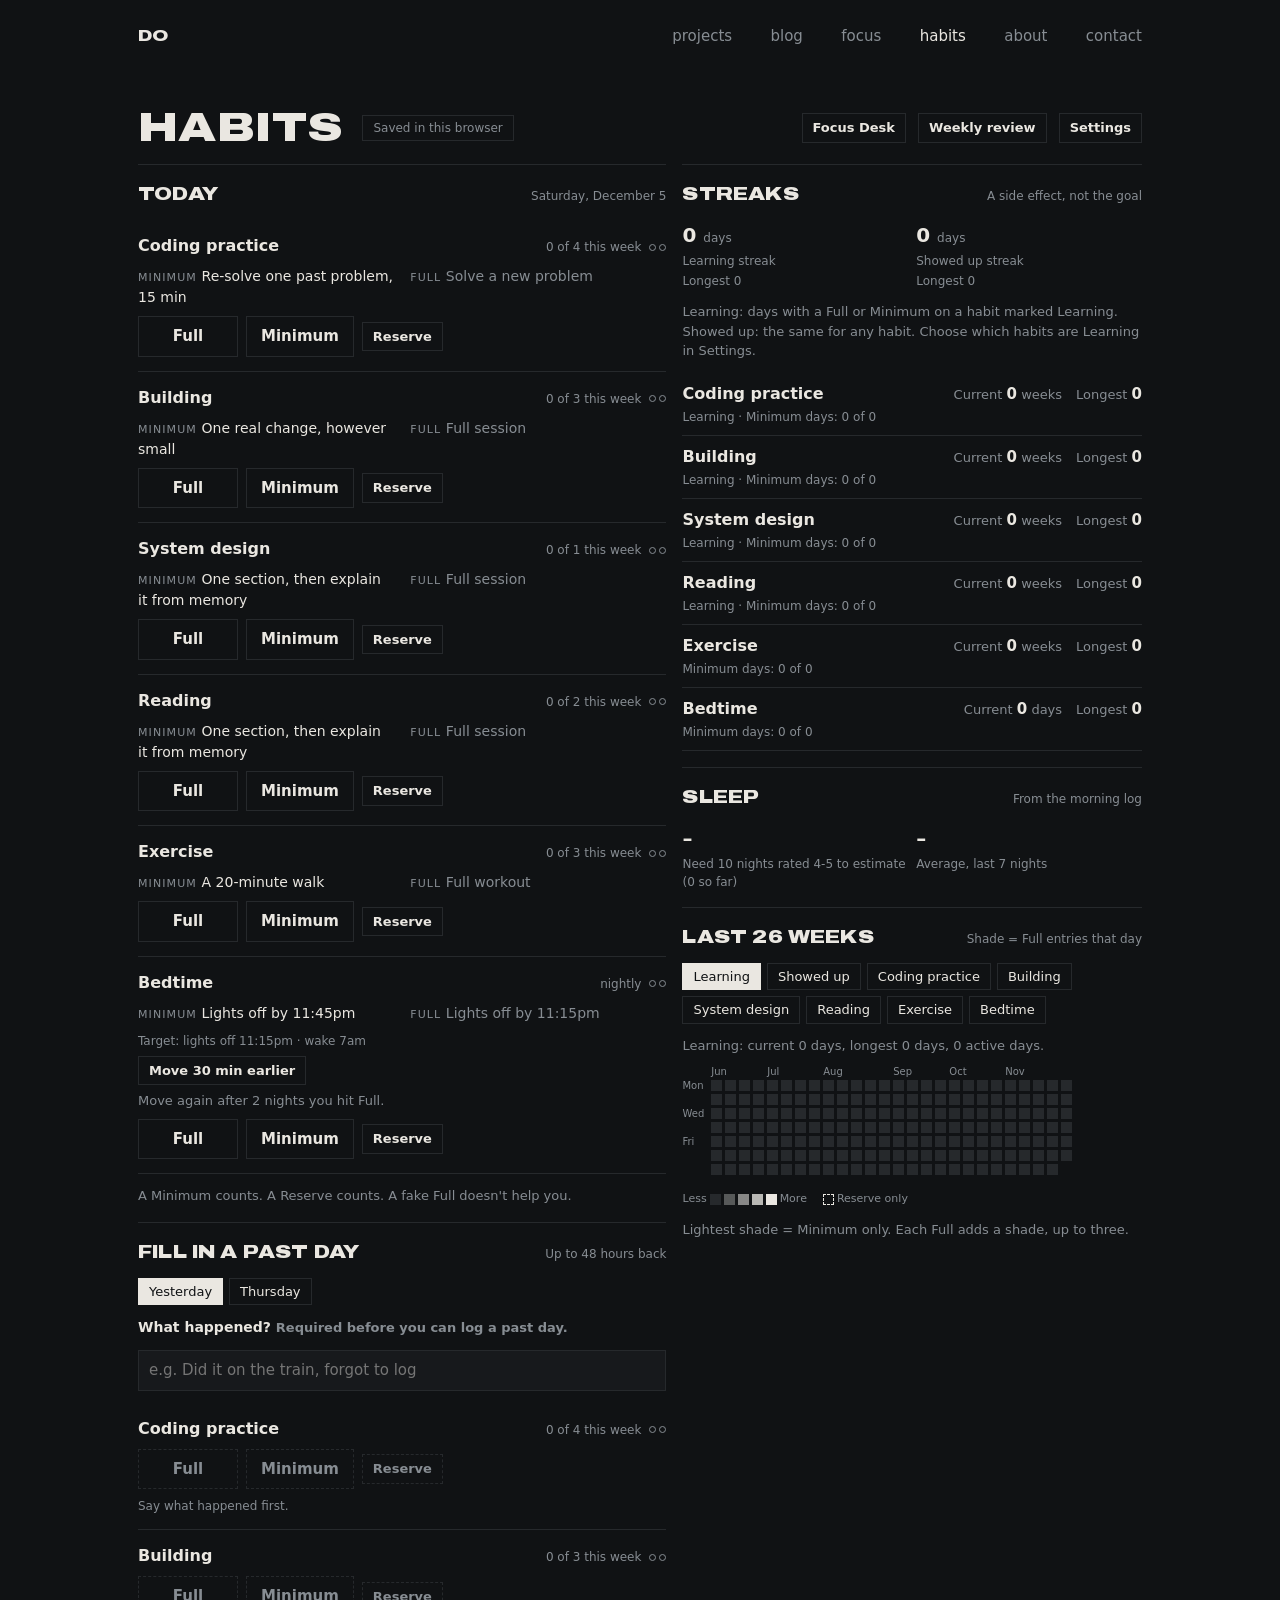
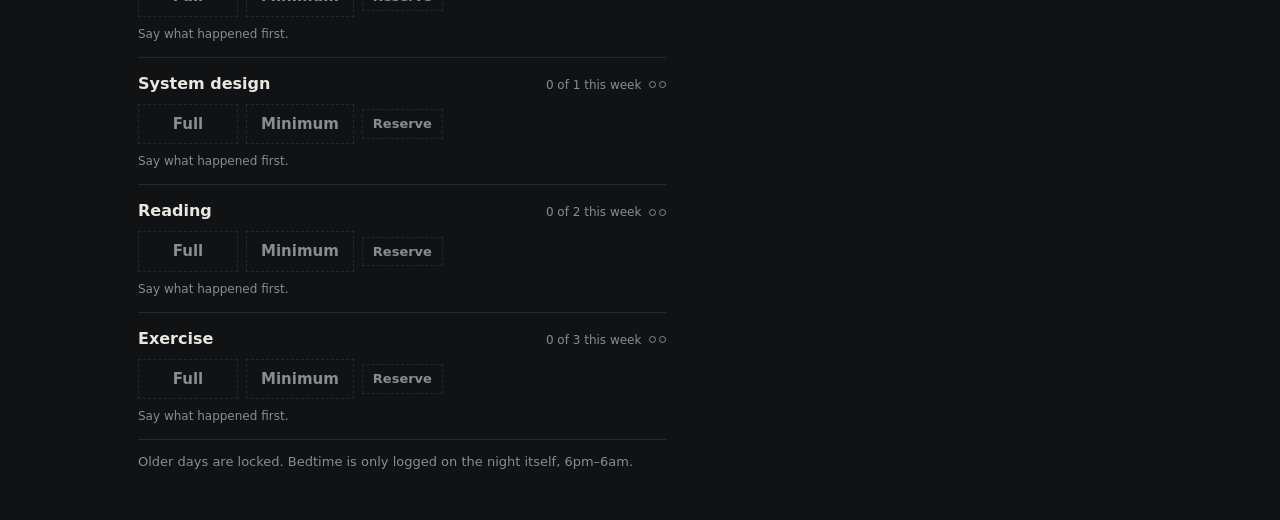
<file: habits/index.html>
<!DOCTYPE html>
<html lang="en">
<head>
<meta charset="utf-8">
<meta name="viewport" content="width=device-width, initial-scale=1, viewport-fit=cover">
  <script src="/owner.js"></script>
<meta name="robots" content="noindex,nofollow">
<title>Habits — David Okunfolami</title>
<link rel="icon" type="image/svg+xml" href="/favicon.svg">
<link rel="preload" href="/fonts/archivo-expanded-black.woff2" as="font" type="font/woff2" crossorigin>
<link rel="stylesheet" href="/styles.css">
<style>
/* Same parts as Focus Desk (/focus/): the site's monochrome tokens from /styles.css, Archivo
   headings, square corners, hairline rows. Design rule for this page: streaks are a side effect
   of honest logging, so every honest option (Minimum, Reserve) is as easy to press as Full. */
:root{
  --bg:var(--carbon); --panel:#17191c; --raised:var(--carbon); --ink:var(--paper); --muted:var(--smoke); --line:var(--graphite);
  --focus:var(--paper); --display:var(--font-display); --body:var(--font-body);
}
[hidden]{display:none!important}
*{box-sizing:border-box}
body{background:var(--bg);color:var(--ink);font-family:var(--body);font-size:15px;line-height:1.5;margin:0}
button,input,select{font:inherit;color:inherit}
:focus-visible{outline:2px solid var(--ink);outline-offset:2px}
h1,h2,h3{font-family:var(--display);font-weight:900;font-stretch:125%;text-transform:uppercase;margin:0;text-wrap:balance;letter-spacing:.01em}
p{margin:0}

.app{padding-block:clamp(1rem,4vh,2.5rem) 48px;display:flex;flex-direction:column;gap:16px}
.top{display:flex;align-items:center;gap:12px;flex-wrap:wrap}
.brand{font-size:clamp(1.6rem,5vw,2.5rem);line-height:1;margin-right:8px}
.top .spacer{flex:1}
.chip-status{font-size:12px;color:var(--muted);border:1px solid var(--line);padding:3px 10px}
.grid{display:grid;grid-template-columns:minmax(0,1fr);gap:16px;align-items:start}
.col{display:flex;flex-direction:column;gap:16px;min-width:0}
@media (min-width:860px){.grid{grid-template-columns:minmax(0,1.15fr) minmax(0,1fr)}}

.btn{border:1px solid var(--line);background:var(--raised);padding:8px 14px;cursor:pointer;font-weight:700}
.btn:hover{border-color:var(--muted)}
.btn.small{padding:4px 10px;font-size:13px}
a.btn{display:inline-block;text-decoration:none;color:inherit}
.btn[aria-pressed="true"]{background:var(--ink);border-color:var(--ink);color:var(--bg)}
.btn:disabled{cursor:not-allowed;color:var(--muted);border-style:dashed;filter:none;transform:none}
.btn,.tag{transition:filter 80ms ease-out}
.btn:not(:disabled):active,.tag:active{filter:brightness(.82)}
@media (prefers-reduced-motion:no-preference){
  .btn,.tag{transition:transform 80ms ease-out,filter 80ms ease-out}
  .btn:not(:disabled):active,.tag:active{transform:scale(.96)}
}

.sec{border-top:1px solid var(--line);padding-top:16px;display:flex;flex-direction:column;gap:12px;min-width:0}
.sec-h{display:flex;align-items:baseline;justify-content:space-between;gap:10px;flex-wrap:wrap}
.sec-h h2{font-size:18px}
.panel{background:var(--panel);border:1px solid var(--line);padding:14px 16px;display:flex;flex-direction:column;gap:12px}
.eyebrow{font-size:11px;letter-spacing:.1em;text-transform:uppercase;color:var(--muted)}
.why{font-size:13px;color:var(--muted);max-width:62ch}
.why a{color:var(--ink)}
.legend{font-size:12px;color:var(--muted)}
.lbl{font-weight:700;font-size:14px}
.field{width:100%;border:1px solid var(--line);background:var(--panel);padding:8px 10px}
.tags{display:flex;flex-wrap:wrap;gap:6px}
.tag{border:1px solid var(--line);background:var(--raised);padding:3px 10px;font-size:13px;cursor:pointer}
.tag[aria-pressed="true"]{background:var(--ink);color:var(--bg);border-color:var(--ink)}
.pill{font-size:11px;padding:1px 8px;border:1px solid var(--line);white-space:nowrap;color:var(--muted)}

/* Checklist: one hairline row per habit */
.checklist{list-style:none;margin:0;padding:0}
.habit{border-bottom:1px solid var(--line);padding:14px 0;display:flex;flex-direction:column;gap:8px;min-width:0}
.habit-head{display:flex;align-items:baseline;justify-content:space-between;gap:6px 10px;flex-wrap:wrap}
.habit-name{font-weight:700;font-size:16px}
.habit-meta{display:flex;align-items:center;flex-wrap:wrap;gap:8px;font-size:12px;color:var(--muted);font-variant-numeric:tabular-nums}
.prompts{display:grid;grid-template-columns:minmax(0,1fr) minmax(0,1fr);gap:2px 16px}
.prompts p{font-size:14px;overflow-wrap:anywhere}
.prompts .full-text{color:var(--muted)}
@media (max-width:520px){.prompts{grid-template-columns:minmax(0,1fr)}}
.choices{display:flex;flex-wrap:wrap;gap:8px;align-items:center}
.choices .choice{min-width:100px}
.fd-box{border:1px solid var(--ink);padding:7px 12px;font-size:13px;font-weight:700}
.reasons{display:flex;flex-wrap:wrap;gap:6px;align-items:center}
.row-note{font-size:12px;color:var(--muted)}
.note-field{padding:5px 8px;font-size:13px;max-width:440px}
.dots{display:inline-flex;gap:3px;align-items:center}
.dot{width:7px;height:7px;border-radius:50%;border:1px solid var(--muted)}
.dot.used{background:var(--muted)}
.banner{border-left:3px solid var(--ink);background:var(--panel);padding:10px 14px;display:flex;flex-direction:column;gap:4px}
.honesty{font-size:13px;color:var(--muted)}

/* Streaks */
.stats{display:grid;grid-template-columns:repeat(2,minmax(0,1fr));gap:8px}
.stat{display:flex;flex-direction:column;gap:2px}
.stat b{font-size:20px;font-weight:600;font-variant-numeric:tabular-nums}
.stat span{font-size:12px;color:var(--muted)}
.streaks{list-style:none;margin:0;padding:0}
.streak-row{display:grid;grid-template-columns:minmax(0,1fr) auto auto;gap:2px 14px;padding:9px 0;border-bottom:1px solid var(--line);align-items:baseline}
.streak-row .n{font-size:13px;color:var(--muted);font-variant-numeric:tabular-nums;white-space:nowrap}
.streak-row .n b{color:var(--ink);font-size:15px}
.streak-row .sub{grid-column:1/-1;font-size:12px;color:var(--muted)}
.stat small{font-size:12px;font-weight:400;color:var(--muted)}

/* Heatmap: same build as Focus Desk */
.heat-scroll{overflow-x:auto;padding-bottom:4px}
.heat{display:grid;grid-template-columns:auto repeat(26,11px);grid-template-rows:auto repeat(7,11px);gap:3px;width:max-content}
.heat .m{font-size:10px;line-height:1;color:var(--muted);white-space:nowrap;align-self:end}
.heat .w{font-size:10px;line-height:11px;color:var(--muted);padding-right:4px}
.cell{display:block;width:11px;height:11px;background:var(--line)}
.cell.l1{background:color-mix(in srgb,var(--focus) 25%,var(--line))}
.cell.l2{background:color-mix(in srgb,var(--focus) 50%,var(--line))}
.cell.l3{background:color-mix(in srgb,var(--focus) 75%,var(--line))}
.cell.l4{background:var(--focus)}
.cell.rep{background:transparent;outline:1px dashed var(--focus);outline-offset:-1px}
.heat-legend{display:flex;align-items:center;flex-wrap:wrap;gap:3px;font-size:11px;color:var(--muted)}
.heat-legend .gap{width:10px}

/* Sleep: bedtime targets, morning log */
.bed-targets{display:flex;flex-direction:column;gap:6px;align-items:flex-start}
.sleep-row{display:grid;grid-template-columns:repeat(2,minmax(0,1fr));gap:8px}
.sleep-row label{font-size:12px;color:var(--muted);display:flex;flex-direction:column;gap:3px}
.sleep-act{display:flex;align-items:center;gap:10px;flex-wrap:wrap}
.habit.flash{box-shadow:inset 3px 0 0 var(--ink);background:var(--panel);padding-left:12px}
@media (prefers-reduced-motion:no-preference){.habit{transition:background 300ms ease-out,padding 300ms ease-out}}
.reasons .field{max-width:260px;padding:5px 8px;font-size:13px}
.sched{display:flex;flex-direction:column;gap:10px;border-top:1px solid var(--line);padding-top:12px}
.sched-grid{display:grid;grid-template-columns:repeat(auto-fit,minmax(200px,1fr));gap:10px 14px}
.sched-grid label{font-size:13px;font-weight:700;display:flex;flex-direction:column;gap:3px}
.sched-grid .why{font-weight:400;font-size:12px}
.sched-days{display:grid;grid-template-columns:auto minmax(0,1fr) minmax(0,1fr);gap:6px 10px;align-items:center;font-size:13px;max-width:460px}
.sched-days .h{font-size:11px;letter-spacing:.08em;text-transform:uppercase;color:var(--muted)}
.sched-derived{list-style:none;margin:0;padding:0;font-size:13px;display:flex;flex-direction:column;gap:3px}
.sched-derived b{font-variant-numeric:tabular-nums}

/* Settings */
.hedit{display:grid;grid-template-columns:repeat(auto-fit,minmax(130px,1fr));gap:8px;padding:10px 0;border-bottom:1px solid var(--line)}
.hedit label{font-size:12px;color:var(--muted);display:flex;flex-direction:column;gap:3px}
.hedit .wide{grid-column:1/-1}
.hedit .inline{flex-direction:row;align-items:center;gap:6px;color:var(--ink)}
.hedit .tools{display:flex;gap:6px;align-items:center;flex-wrap:wrap}
.maprow{display:grid;grid-template-columns:140px minmax(0,1fr);gap:8px;align-items:center;font-size:13px}
.data-row{display:flex;flex-wrap:wrap;align-items:center;gap:10px;border-top:1px solid var(--line);padding-top:12px}
.data-status{font-size:13px;color:var(--muted)}

/* Weekly review: numbers on the left, three questions on the right */
.btn.due{background:var(--ink);border-color:var(--ink);color:var(--bg)}
textarea.field{min-height:68px;resize:vertical;line-height:1.45}
.rv-grid{display:grid;grid-template-columns:minmax(0,1fr);gap:20px;align-items:start}
@media (min-width:860px){.rv-grid{grid-template-columns:minmax(0,1fr) minmax(0,1fr)}}
.rv-rows{list-style:none;margin:0;padding:0;border-top:1px solid var(--line)}
.rv-row{display:grid;grid-template-columns:minmax(0,1fr) auto;gap:2px 14px;padding:8px 0;border-bottom:1px solid var(--line);align-items:baseline;font-variant-numeric:tabular-nums}
.rv-row .n{font-size:13px;color:var(--muted);white-space:nowrap}
.rv-row .n b{color:var(--ink);font-size:15px}
.rv-row .sub{grid-column:1/-1;font-size:12px;color:var(--muted)}
.rv-stats{grid-template-columns:repeat(auto-fit,minmax(150px,1fr));row-gap:12px}
.rv-stats .stat b{font-size:17px;overflow-wrap:anywhere}
.rv-q{display:flex;flex-direction:column;gap:6px}
.rv-said p:last-child{white-space:pre-wrap}
</style>
</head>
<body>
<a class="skip-link" href="#checklist">Skip to today</a>

<header class="site-header">
  <a class="mark" href="/" aria-label="David Okunfolami — home">DO</a>
  <nav aria-label="Site">
    <a href="/#projects">projects</a>
    <a href="/blog/">blog</a>
    <a class="owner-only" href="/desk/">desk</a>
    <a href="/focus/">focus</a>
    <a class="owner-only" href="/habits/" aria-current="page">habits</a>
    <a href="/#about">about</a>
    <a href="/#contact">contact</a>
  </nav>
</header>

<main class="app">
  <header class="top">
    <h1 class="brand">Habits</h1>
    <span class="chip-status">Saved in this browser</span>
    <span class="spacer"></span>
    <a class="btn small owner-only" href="/desk/">Desk</a>
    <a class="btn small" href="/focus/">Focus Desk</a>
    <button class="btn small" id="reviewBtn" type="button" aria-expanded="false" aria-controls="review">Weekly review</button>
    <button class="btn small" id="settingsBtn" type="button" aria-expanded="false" aria-controls="settings">Settings</button>
  </header>

  <section class="panel" id="review" aria-labelledby="revH" hidden>
    <div class="sec-h"><h2 id="revH">Weekly review</h2><span class="legend" id="revRange"></span></div>
    <div class="banner rv-said" id="revSaid" hidden>
      <p class="eyebrow">Last week you said:</p>
      <p id="revSaidText"></p>
    </div>
    <div class="rv-grid">
      <div class="col">
        <div class="col" style="gap:6px">
          <p class="eyebrow">Habits · Full / Minimum / Reserve</p>
          <ul class="rv-rows" id="revHabits"></ul>
        </div>
        <div class="col" style="gap:8px">
          <p class="eyebrow">Focus Desk</p>
          <div class="stats rv-stats" id="revFocus"></div>
        </div>
      </div>
      <div class="col">
        <div class="rv-q">
          <label class="lbl" for="rq1">What got done on minimums, and why?</label>
          <textarea class="field" id="rq1" maxlength="1000"></textarea>
        </div>
        <div class="rv-q">
          <label class="lbl" for="rq2">Which subject pushed me out most, and what's the cause (too easy / too hard / pointless)?</label>
          <textarea class="field" id="rq2" maxlength="1000"></textarea>
        </div>
        <div class="rv-q">
          <label class="lbl" for="rq3">One change for next week:</label>
          <textarea class="field" id="rq3" maxlength="400"></textarea>
        </div>
        <p class="data-status" id="revStatus" role="status"></p>
      </div>
    </div>
  </section>

  <section class="panel" id="settings" aria-labelledby="setH" hidden>
    <div class="sec-h"><h2 id="setH">Settings</h2><button class="btn small" id="addHabit" type="button">Add habit</button></div>
    <div id="editors"></div>
    <section class="sched" aria-labelledby="schedH">
      <p class="lbl" id="schedH">Schedule</p>
      <p class="why">Every time and length Habits and Focus Desk use. Change one here and both apps follow.</p>
      <div class="sched-grid" id="schedFields"></div>
      <div>
        <p class="why">Morning cutoff: when study has to stop. Evening start: when you're home, fed and able to work.</p>
        <div class="sched-days" id="schedDays"></div>
      </div>
      <div>
        <p class="eyebrow">Worked out from the above</p>
        <ul class="sched-derived" id="schedDerived"></ul>
      </div>
    </section>
    <div>
      <p class="lbl">Focus Desk subjects</p>
      <p class="why" id="mapWhy"></p>
    </div>
    <div id="mapping" class="col" style="gap:6px"></div>
    <div class="data-row">
      <span class="eyebrow">Your data</span>
      <button class="btn small" id="exportBtn" type="button">Export for Claude (.json)</button>
      <button class="btn small" id="importBtn" type="button">Import backup</button>
      <input type="file" id="importFile" accept=".json,application/json" hidden>
      <span class="data-status" id="dataStatus" role="status"></span>
    </div>
  </section>

  <div class="grid">
    <div class="col">
      <section class="sec" aria-labelledby="todayH">
        <div class="sec-h"><h2 id="todayH">Today</h2><span class="legend" id="todayDate"></span></div>
        <div class="banner" id="missBanner" role="status" hidden>
          <p>Missed yesterday. One missed day does not hurt. Two in a row does. Do the minimum today.</p>
          <p class="eyebrow" id="missNames"></p>
        </div>
        <section class="panel" id="sleepLog" aria-labelledby="sleepLogH" hidden>
          <p class="lbl" id="sleepLogH">Last night</p>
          <div class="sleep-row">
            <label>Lights off<input class="field" type="time" id="slOff"></label>
            <label>Woke<input class="field" type="time" id="slWoke"></label>
          </div>
          <div class="sleep-act"><span class="eyebrow">Rested</span><div class="tags" id="slRest" role="group" aria-label="How rested, 1 to 5"></div></div>
          <div class="sleep-act"><button class="btn small" id="slSave" type="button">Save</button><span class="row-note" id="slStatus" role="status"></span></div>
        </section>
        <ul class="checklist" id="checklist"></ul>
        <p class="honesty">A Minimum counts. A Reserve counts. A fake Full doesn't help you.</p>
      </section>

      <section class="sec" aria-labelledby="pastH">
        <div class="sec-h"><h2 id="pastH">Fill in a past day</h2><span class="legend">Up to 48 hours back</span></div>
        <div class="tags" id="pastDays" role="group" aria-label="Which day"></div>
        <label class="lbl" for="lateReason">What happened? <span class="why">Required before you can log a past day.</span></label>
        <input class="field" id="lateReason" maxlength="140" autocomplete="off" placeholder="e.g. Did it on the train, forgot to log">
        <ul class="checklist" id="pastList"></ul>
        <p class="why" id="pastWhy">Older days are locked.</p>
      </section>
    </div>

    <div class="col">
      <section class="sec" aria-labelledby="streakH">
        <div class="sec-h"><h2 id="streakH">Streaks</h2><span class="legend">A side effect, not the goal</span></div>
        <div class="stats" id="overall"></div>
        <p class="why">Learning: days with a Full or Minimum on a habit marked Learning. Showed up: the same for any habit. Choose which habits are Learning in Settings.</p>
        <ul class="streaks" id="streaks"></ul>
      </section>

      <section class="sec" aria-labelledby="sleepH">
        <div class="sec-h"><h2 id="sleepH">Sleep</h2><span class="legend">From the morning log</span></div>
        <div class="stats" id="sleepStats"></div>
      </section>

      <section class="sec" aria-labelledby="heatH">
        <div class="sec-h"><h2 id="heatH">Last 26 weeks</h2><span class="legend" id="heatLegend">Shade = Full entries that day</span></div>
        <div class="tags" id="chartPick" role="group" aria-label="Which streak to chart"></div>
        <p class="why" id="chartSum" role="status"></p>
        <div class="heat-scroll"><div class="heat" id="heat" role="img"></div></div>
        <div class="heat-legend" aria-hidden="true">Less <i class="cell"></i><i class="cell l1"></i><i class="cell l2"></i><i class="cell l3"></i><i class="cell l4"></i> More<span class="gap"></span><i class="cell rep"></i> Reserve only</div>
        <p class="why" id="heatWhy">Lightest shade = Minimum only. Each Full adds a shade, up to three.</p>
      </section>
    </div>
  </div>
</main>

<script>
(function(){
const $ = id => document.getElementById(id);
const now = () => Date.now();
const mkId = () => now().toString(36) + Math.random().toString(36).slice(2, 7);
const el = (tag, cls, text) => { const e = document.createElement(tag); if (cls) e.className = cls; if (text != null) e.textContent = text; return e; };
const plural = (n, w) => n + ' ' + w + (n === 1 ? '' : 's');

/* ---------- storage ----------
   Keys live under habits: and are shared with Focus Desk (same origin), which writes
   entries here when it saves a block that has a subject. Always re-read before a write,
   so an entry Focus Desk added in another tab is never overwritten. */
const P = 'habits:';
const get = k => { try { const v = localStorage.getItem(P + k); return v ? JSON.parse(v) : null; } catch (e) { return null; } };
const set = (k, v) => { try { localStorage.setItem(P + k, JSON.stringify(v)); } catch (e) {} };

const KIND_LABEL = {full:'Full', min:'Minimum', reserve:'Reserve'};
const RESERVE_REASONS = ['Tired', 'No time', 'Ill', 'Other'];
/* Subjects belong to Focus Desk (focusdesk:settings.subjects, edited in its Settings). These four
   are the labels of the original built-in ones, for blocks logged before subjects became editable;
   DEFAULT_MAPPING keeps them linked to the matching habits. */
const LEGACY_SUBJECTS = [{id:'neetcode', label:'NeetCode'}, {id:'build', label:'Build'}, {id:'sysdesign', label:'System design'}, {id:'textbook', label:'Textbook'}];
const DEFAULT_MAPPING = {neetcode:'neetcode', build:'building', sysdesign:'sysdesign', textbook:'textbook'};
// Focus Desk's subjects; a Focus Desk from before editable subjects (settings saved, no list yet) still means the original four
const fdSubjects = () => { try { const s = JSON.parse(localStorage.getItem('focusdesk:settings') || 'null'); return s && Array.isArray(s.subjects) ? s.subjects : s ? LEGACY_SUBJECTS : []; } catch (e) { return []; } };
const subjectLabel = id => ((fdSubjects().find(s => s.id === id) || LEGACY_SUBJECTS.find(s => s.id === id)) || {label:id}).label;
/* Example habits for a first visit. They're only used when this browser has no habits saved, so
   an existing setup never changes; to bring yours to a new device, use Settings → Import backup.
   The ids of the four study habits match DEFAULT_MAPPING (and Focus Desk's), so subjects still log. */
const SEED = [
  {id:'neetcode', name:'Coding practice', cadence:'weekly', target:4, min:'Re-solve one past problem, 15 min', full:'Solve a new problem'},
  {id:'building', name:'Building', cadence:'weekly', target:3, min:'One real change, however small', full:'Full session'},
  {id:'sysdesign', name:'System design', cadence:'weekly', target:1, min:'One section, then explain it from memory', full:'Full session'},
  {id:'textbook', name:'Reading', cadence:'weekly', target:2, min:'One section, then explain it from memory', full:'Full session'},
  {id:'exercise', name:'Exercise', cadence:'weekly', target:3, min:'A 20-minute walk', full:'Full workout'},
  // window = minutes after midnight it can be logged, filled in from the Schedule by syncBedtime()
  {id:'bedtime', name:'Bedtime', cadence:'daily', target:1, min:'', full:'', window:[0, 0]}
];

/* schedule:begin — the Schedule (Habits → Settings → Schedule), shared by Habits, Focus Desk and Desk.
   Every clock time and length in a card or rule comes from here. Stored in habits:settings
   (sleep.bedtime, schedule.*); anything that follows from them is derived below. The three copies
   (habits/, focus/, desk/) must stay identical. */
const SCHEDULE_DEFAULTS = {bedtime:'23:15', needMin:465,
  cutoff:{mon:'08:30', tue:'08:30', wed:'08:30', thu:'08:30', fri:'08:30', sat:'09:00', sun:'08:30'},
  evening:{mon:'19:45', tue:'19:45', wed:'19:45', thu:'19:45', fri:'19:45', sat:'18:00', sun:'18:00'},
  windLead:45, grace:30, jobMin:10, studyMin:15, fullMin:25, minMin:10};
const SCHED_DAYS = ['sun', 'mon', 'tue', 'wed', 'thu', 'fri', 'sat'];
const toMin = t => { const m = /^(\d{1,2}):(\d{2})$/.exec(t || ''); return m && +m[1] < 24 && +m[2] < 60 ? +m[1] * 60 + +m[2] : null; };
const toHM = m => { m = ((Math.round(m) % 1440) + 1440) % 1440; return String(Math.floor(m / 60)).padStart(2, '0') + ':' + String(m % 60).padStart(2, '0'); };
const niceTime = m => { m = ((Math.round(m) % 1440) + 1440) % 1440; const h = Math.floor(m / 60), mm = m % 60; return ((h + 11) % 12 + 1) + (mm ? ':' + String(mm).padStart(2, '0') : '') + (h < 12 ? 'am' : 'pm'); };
// is minute-of-day m inside [a, b), wrapping past midnight
const inSpan = (m, a, b) => a <= b ? m >= a && m < b : m >= a || m < b;
function scheduleOf(hs){
  const D = SCHEDULE_DEFAULTS, sl = (hs && hs.sleep) || {}, sc = (hs && hs.schedule) || {};
  const num = (v, d, lo, hi) => typeof v === 'number' && isFinite(v) ? Math.min(hi, Math.max(lo, Math.round(v))) : d;
  const tm = (v, d) => toMin(v) != null ? v : d;
  const cutoff = {}, evening = {};
  Object.keys(D.cutoff).forEach(k => { cutoff[k] = tm((sc.cutoff || {})[k], D.cutoff[k]); evening[k] = tm((sc.evening || {})[k], D.evening[k]); });
  const bedtime = tm(sl.bedtime, D.bedtime), needMin = num(sc.needMin, D.needMin, 240, 720), windLead = num(sc.windLead, D.windLead, 0, 240);
  const bed = toMin(bedtime), wake = (bed + needMin) % 1440, wind = (bed - windLead + 1440) % 1440;
  const cutoffOn = d => toMin(cutoff[SCHED_DAYS[d.getDay()]]);
  return {bedtime, needMin, cutoff, evening, windLead,
    grace:num(sc.grace, D.grace, 0, 240), jobMin:num(sc.jobMin, D.jobMin, 1, 120), studyMin:num(sc.studyMin, D.studyMin, 5, 120),
    fullMin:num(sc.fullMin, D.fullMin, 1, 240), minMin:num(sc.minMin, D.minMin, 1, 240),
    // derived, as minutes after midnight
    bed, wake, wind, cutoffOn, eveningOn:d => toMin(evening[SCHED_DAYS[d.getDay()]]),
    cardStart:(wake - 60 + 1440) % 1440, cardEndOn:d => (cutoffOn(d) + 180) % 1440}; // sleep card: 1h before wake to cutoff + 3h
}
/* schedule:end */

/* streaks:begin — pure functions, also run in node by the tests */
const ymd = d => d.getFullYear() + '-' + String(d.getMonth() + 1).padStart(2, '0') + '-' + String(d.getDate()).padStart(2, '0');
const dateOf = s => { const [y, m, d] = s.split('-').map(Number); return new Date(y, m - 1, d, 12); }; // noon: safe across DST
const addDays = (s, n) => { const d = dateOf(s); d.setDate(d.getDate() + n); return ymd(d); };
const mondayOf = s => addDays(s, -((dateOf(s).getDay() + 6) % 7));
const minsOf = d => d.getHours() * 60 + d.getMinutes();
const inWindow = (win, d) => win[0] <= win[1] ? minsOf(d) >= win[0] && minsOf(d) < win[1] : minsOf(d) >= win[0] || minsOf(d) < win[1];
// A habit's "today": with an overnight window, the small hours still belong to the evening before.
const habitToday = (h, d) => (h.window && h.window[0] > h.window[1] && minsOf(d) < h.window[1]) ? addDays(ymd(d), -1) : ymd(d);
const RANK = {full:3, min:2, reserve:1};
// One entry per habit per day: the best one wins (Full > Minimum > Reserve), and on a tie
// an entry recorded by Focus Desk beats a manual one.
const better = (a, b) => (RANK[a.kind] || 0) !== (RANK[b.kind] || 0) ? (RANK[a.kind] || 0) > (RANK[b.kind] || 0) : a.source === 'focusdesk' && b.source !== 'focusdesk';

/* A weekly habit's target for the week starting on monday. A changed target starts the next Monday,
   so past weeks keep the target they were done against (raising it never breaks a streak after
   the fact, lowering it never rescues the week in progress). targets = [{from:monday, target}],
   oldest first; h.target is always the newest. */
const targetFor = (h, monday) => {
  let t = null;
  for (const x of Array.isArray(h.targets) ? h.targets : []) if (x && x.from <= monday) t = x.target;
  return t == null ? (Array.isArray(h.targets) && h.targets.length ? h.targets[0].target : h.target) || 1 : t;
};

// Habits that keep the Learning streak going. Habits saved before the flag existed: the four study ones.
const LEARNING_IDS = ['neetcode', 'building', 'sysdesign', 'textbook'];
const isLearning = h => !!h && (typeof h.learning === 'boolean' ? h.learning : LEARNING_IDS.includes(h.id));
// Runs of consecutive days in keys (sorted, unique). Today with nothing yet doesn't break the current run.
function dayRuns(keys, today){
  const have = new Set(keys); let longest = 0, run = 0, prev = null, days = 0;
  for (const k of keys){ if (k > today) continue; days++; run = prev && addDays(prev, 1) === k ? run + 1 : 1; longest = Math.max(longest, run); prev = k; }
  let current = 0;
  for (let d = have.has(today) ? today : addDays(today, -1); have.has(d); d = addDays(d, -1)) current++;
  return {current, longest, days};
}

function computeStreaks(habits, entries, todayDate){
  const byHabit = new Map();
  for (const e of entries || []){
    if (!e || !e.habitId || !e.day || !RANK[e.kind]) continue;
    let m = byHabit.get(e.habitId); if (!m) byHabit.set(e.habitId, m = new Map());
    const ex = m.get(e.day); if (!ex || better(e, ex)) m.set(e.day, e);
  }
  const perHabit = {};
  for (const h of habits){
    const days = byHabit.get(h.id) || new Map(), today = habitToday(h, todayDate);
    const keys = [...days.keys()].filter(k => k <= today).sort();
    let minDays = 0, doneDays = 0;
    days.forEach(e => { if (e.kind === 'min') minDays++; if (e.kind !== 'reserve') doneDays++; });
    let current = 0, longest = 0, thisWeekCounted = false;
    if (h.cadence === 'weekly'){
      // a Mon–Sun week counts when Full + Minimum >= target, each Reserve lowering the target by 1 (floor 1)
      const counted = w => { let done = 0, res = 0; for (let i = 0; i < 7; i++){ const e = days.get(addDays(w, i)); if (e) e.kind === 'reserve' ? res++ : done++; } return done >= Math.max(1, targetFor(h, w) - res); };
      const thisWeek = mondayOf(today);
      thisWeekCounted = counted(thisWeek);
      if (keys.length){
        const first = mondayOf(keys[0]);
        let run = 0;
        for (let w = first; w <= thisWeek; w = addDays(w, 7)){ if (counted(w)) longest = Math.max(longest, ++run); else if (w < thisWeek) run = 0; }
        // the week in progress doesn't break a streak until it's over
        for (let w = thisWeekCounted ? thisWeek : addDays(thisWeek, -7); w >= first; w = addDays(w, -7)){ if (counted(w)) current++; else break; }
      }
    } else if (keys.length){
      // a day counts with Full, Minimum or Reserve; today with nothing yet doesn't break it
      let run = 0;
      for (let d = keys[0]; d <= today; d = addDays(d, 1)){ if (days.has(d)) longest = Math.max(longest, ++run); else if (d < today) run = 0; }
      for (let d = days.has(today) ? today : addDays(today, -1); d >= keys[0]; d = addDays(d, -1)){ if (days.has(d)) current++; else break; }
    }
    perHabit[h.id] = {current, longest, unit:h.cadence === 'weekly' ? 'week' : 'day', minDays, doneDays, thisWeekCounted};
  }
  // overall: a day is active when a habit has a Full or Minimum (Reserves alone don't count).
  // Showed up = any habit; Learning = only habits marked Learning (archived ones still count for their past).
  const overall = new Map();
  byHabit.forEach(m => m.forEach((e, day) => {
    const o = overall.get(day) || {full:0, min:0, reserve:0, list:[]};
    o[e.kind]++; o.list.push(e); overall.set(day, o);
  }));
  const learningIds = new Set(habits.filter(isLearning).map(h => h.id));
  const activeKeys = pred => [...overall].filter(([, o]) => o.list.some(e => e.kind !== 'reserve' && pred(e.habitId))).map(([k]) => k).sort();
  const any = dayRuns(activeKeys(() => true), ymd(todayDate)), learning = dayRuns(activeKeys(id => learningIds.has(id)), ymd(todayDate));
  return {habits:perHabit, activeDays:any.days, longestRun:any.longest, any, learning, learningCount:learningIds.size, days:overall};
}

/* Weekly review. Reviews are keyed by ISO week ("2026-W45"). On a Sunday the week under review
   is the one ending today; any other day it's the last full Mon–Sun week. */
const isoWeekKey = monday => {
  const th = dateOf(addDays(monday, 3)), y = th.getFullYear(); // ISO weeks belong to the year of their Thursday
  return y + '-W' + String(1 + Math.floor(Math.round((th - new Date(y, 0, 1, 12)) / 864e5) / 7)).padStart(2, '0');
};
const reviewWeekOf = d => d.getDay() === 0 ? mondayOf(ymd(d)) : addDays(mondayOf(ymd(d)), -7);
const reviewDone = r => !!r && ['q1', 'q2', 'q3'].every(q => typeof r[q] === 'string' && r[q].trim());
// highlighted on Sundays, and on Mondays while last week's review isn't done
const reviewDue = (d, reviews) => (d.getDay() === 0 || d.getDay() === 1) && !reviewDone((reviews || {})[isoWeekKey(reviewWeekOf(d))]);

// Last week's numbers. blocks / journal are Focus Desk's focusdesk:log and focusdesk:journal, read only.
function weekReview(habits, entries, blocks, journal, monday, todayDate){
  const sunday = addDays(monday, 6), startOf = s => { const d = dateOf(s); d.setHours(0, 0, 0, 0); return d.getTime(); };
  const from = startOf(monday), to = startOf(addDays(monday, 7));
  const best = new Map();
  for (const e of entries || []){
    if (!e || !RANK[e.kind] || !(e.day >= monday && e.day <= sunday)) continue;
    const k = e.habitId + '|' + e.day, b = best.get(k); if (!b || better(e, b)) best.set(k, e);
  }
  let bedtime = null;
  const rows = habits.filter(h => h.active !== false).map(h => {
    const today = habitToday(h, todayDate);
    let full = 0, min = 0, reserve = 0, open = 0;
    for (let i = 0; i < 7; i++){
      const d = addDays(monday, i), e = best.get(h.id + '|' + d);
      if (e) e.kind === 'full' ? full++ : e.kind === 'min' ? min++ : reserve++;
      // a day it could have been done: from when the habit started up to yesterday (today once logged)
      if (e || (d >= (h.createdDay || '') && d < today)) open++;
    }
    const done = full + min;
    // same rule as the streaks: each Reserve lowers the target by 1 (floor 1 for weekly habits)
    const target = h.cadence === 'weekly' ? Math.max(1, targetFor(h, monday) - reserve) : Math.max(0, open - reserve);
    const row = {id:h.id, name:h.name, cadence:h.cadence, full, min, reserve, done, target, days:open, met:target > 0 && done >= target};
    if (h.window && !bedtime) bedtime = {name:h.name, hit:done, nights:open, full, min};
    return row;
  });
  const wb = (blocks || []).filter(b => b && b.end >= from && b.end < to);
  const minutes = wb.reduce((a, b) => a + (b.focusedMin || 0), 0);
  const wj = (journal || []).filter(e => e && e.at >= from && e.at < to), inBlock = wj.filter(e => e.blockId);
  const top = (list, key) => { const c = {}; list.forEach(x => { const k = key(x); if (k) c[k] = (c[k] || 0) + 1; }); const t = Object.entries(c).sort((a, b) => b[1] - a[1])[0]; return t ? {id:t[0], n:t[1]} : null; };
  const subjectOf = new Map((blocks || []).map(b => [b && b.id, b && b.subject]));
  return {
    monday, sunday, key:isoWeekKey(monday), habits:rows, bedtime,
    focus:{blocks:wb.filter(b => b.completed).length, started:wb.length, minutes, urges:inBlock.length,
      perHour:minutes ? inBlock.length / (minutes / 60) : null,
      topTag:top(wj, e => e.tag), topSubject:top(inBlock, e => subjectOf.get(e.blockId))}
  };
}
/* Sleep log: nights = [{night:'YYYY-MM-DD' (the evening it started), off:'HH:MM', woke:'HH:MM', rested:1-5, hours}] */
const hmMins = t => { const m = /^(\d{1,2}):(\d{2})$/.exec(t || ''); return m ? +m[1] * 60 + +m[2] : null; };
// hours asleep: woke minus lights off (across midnight) minus 15 minutes to fall asleep
const sleepHours = (off, woke) => {
  const a = hmMins(off), b = hmMins(woke); if (a == null || b == null) return null;
  return Math.round(Math.max(0, ((b - a) % 1440 + 1440) % 1440 - 15) / 60 * 100) / 100;
};
// need = average hours on nights rated 4-5, once there are 10 of them; week = average over the last 7 nights
function sleepStats(nights, todayDate){
  const ok = (nights || []).filter(n => n && typeof n.hours === 'number'), good = ok.filter(n => n.rested >= 4);
  const avg = a => a.length ? a.reduce((x, n) => x + n.hours, 0) / a.length : null;
  const week = ok.filter(n => n.night >= addDays(ymd(todayDate), -7));
  return {goodCount:good.length, need:good.length >= 10 ? avg(good) : null, week:avg(week), weekCount:week.length};
}
/* streaks:end */

/* ---------- state ---------- */
function loadHabits(){
  const h = get('habits');
  if (Array.isArray(h) && h.length) return h;
  const today = ymd(new Date());
  const seeded = SEED.map(s => Object.assign({reserves:2, active:true, createdDay:today}, s));
  set('habits', seeded);
  return seeded;
}
const loadSettings = () => { const s = get('settings') || {}; return Object.assign({}, s, {mapping:Object.assign({}, DEFAULT_MAPPING, s.mapping || {})}); };
const loadEntries = () => { const s = get('entries'); return s && Array.isArray(s.entries) ? s.entries : []; };
let habits = loadHabits(), settings = loadSettings(), entries = loadEntries();
const saveHabits = () => set('habits', habits);
const saveSettings = () => set('settings', settings);
const saveEntries = () => set('entries', {entries});

/* ---------- Schedule ----------
   habits:settings.sleep = {bedtime, moves:[{day, bedtime}]}, habits:settings.schedule = the rest of the
   Schedule (see scheduleOf). The wake target is bedtime + sleep need, never stored. The Bedtime habit
   follows it: Full = lights off by the target, Minimum = within BEDTIME_MARGIN after; it can be logged
   from that day's evening start until the sleep card opens (1h before the wake target). */
const BEDTIME_MARGIN = 30, MOVE_STEP = 30;
const m2hm = toHM, nice = hm => niceTime(hmMins(hm));
const sched = () => scheduleOf(settings);
// a wake target saved by the previous version becomes the sleep need it implied
(function(){
  const sl = settings.sleep;
  if (!sl || toMin(sl.wake) == null) return;
  const sc = Object.assign({}, settings.schedule);
  if (typeof sc.needMin !== 'number') sc.needMin = (toMin(sl.wake) - toMin(sched().bedtime) + 1440) % 1440;
  settings.schedule = sc; settings.sleep = Object.assign({}, sl); delete settings.sleep.wake; saveSettings();
})();
function syncBedtime(){
  const h = habits.find(x => x.window); if (!h) return;
  const S = sched(), full = 'Lights off by ' + niceTime(S.bed), min = 'Lights off by ' + niceTime(S.bed + BEDTIME_MARGIN);
  const win = [S.eveningOn(new Date()), S.cardStart];
  if (h.full !== full || h.min !== min || !Array.isArray(h.window) || h.window[0] !== win[0] || h.window[1] !== win[1]){ h.full = full; h.min = min; h.window = win; saveHabits(); }
}
function setSchedule(change){
  settings = loadSettings();
  const sc = Object.assign({}, settings.schedule), sl = Object.assign({}, settings.sleep);
  change(sc, sl); settings.schedule = sc; settings.sleep = sl; saveSettings();
  syncBedtime(); render();
}
function moveEarlier(){
  setSchedule((sc, sl) => {
    sl.bedtime = toHM(sched().bed - MOVE_STEP); // the wake target follows
    sl.moves = (Array.isArray(sl.moves) ? sl.moves : []).concat({day:ymd(new Date()), bedtime:sl.bedtime});
  });
}
syncBedtime();
// one-off wording update for David's own Building and Textbook minimums (owner mode only)
(function(){
  let owner = false; try { owner = !!localStorage.getItem('site:owner'); } catch (e) {}
  const done = Array.isArray(settings.updates) ? settings.updates : [];
  if (!owner || done.includes('minimums-2026-11')) return;
  const set1 = (id, text) => { const h = habits.find(x => x.id === id); if (h) h.min = text; };
  set1('building', "Do the saved next task, or test / rebuild last session's code from memory");
  set1('textbook', "Explain the last section from memory in Feynman's Duck, then check gaps");
  saveHabits(); settings.updates = done.concat('minimums-2026-11'); saveSettings();
})();
const loadSleep = () => { const s = get('sleep'); return s && Array.isArray(s.nights) ? s.nights : []; };

const entryFor = (habitId, day) => { let best = null; for (const e of entries) if (e.habitId === habitId && e.day === day && RANK[e.kind] && (!best || better(e, best))) best = e; return best; };
// fed by a Focus Desk subject that actually exists, so Full has to come from a timed block
const isHeavy = h => fdSubjects().some(s => !s.archived && settings.mapping[s.id] === h.id);
const reservesUsed = (h, day) => { const w = mondayOf(day), end = addDays(w, 6); return entries.filter(e => e.habitId === h.id && e.kind === 'reserve' && e.day >= w && e.day <= end).length; };
const weekStatus = (h, day) => { const w = mondayOf(day), end = addDays(w, 6); let done = 0, res = 0; entries.forEach(e => { if (e.habitId === h.id && e.day >= w && e.day <= end) e.kind === 'reserve' ? res++ : RANK[e.kind] && done++; }); return {done, res, target:Math.max(1, targetFor(h, w) - res)}; };
// a past day stays open until 48 hours after it ended
const within48 = day => { const d = dateOf(day); return now() - new Date(d.getFullYear(), d.getMonth(), d.getDate() + 1).getTime() < 48 * 3600e3; };

/* Why an entry can't be made right now (null = allowed). Used for the buttons and enforced again on save. */
function blockedReason(h, day, kind, past){
  if (h.window){
    if (past) return 'Bedtime is only logged on the night.';
    if (day !== habitToday(h, new Date()) || !inWindow(h.window, new Date())) return 'Log between ' + niceTime(h.window[0]) + ' and ' + niceTime(h.window[1]) + '.';
  }
  if (past){
    if (!within48(day)) return 'Locked: more than 48 hours ago.';
    if (!$('lateReason').value.trim()) return 'Say what happened first.';
  }
  if (kind === 'full' && isHeavy(h)) return 'Full comes from a ' + sched().fullMin + '-min Focus Desk block.';
  if (kind === 'reserve'){
    const e = entryFor(h.id, day);
    if (!(e && e.kind === 'reserve') && reservesUsed(h, day) >= (h.reserves ?? 2)) return 'No reserves left this week';
  }
  return null;
}

function setEntry(h, day, kind, extra, past){
  entries = loadEntries();
  const ex = entryFor(h.id, day);
  if (ex && ex.source === 'focusdesk') return render(); // recorded by a timed block; manual taps don't change it
  // clearing only needs the day to be open (window / 48h / reason); setting also checks the kind
  if (blockedReason(h, day, kind || 'min', past)) return render();
  entries = entries.filter(e => !(e.habitId === h.id && e.day === day));
  if (kind){
    const e = Object.assign({id:ex ? ex.id : mkId(), habitId:h.id, day, kind, at:now(), source:'manual'}, extra || {});
    if (ex && ex.note) e.note = ex.note;
    if (past) e.late = $('lateReason').value.trim();
    entries.push(e);
  }
  saveEntries(); render();
}
function setNote(id, text){
  entries = loadEntries();
  const e = entries.find(x => x.id === id); if (!e) return;
  if (text) e.note = text; else delete e.note;
  saveEntries();
}

/* ---------- render: checklist rows ---------- */
let openReserve = null, pastDay = null, reserveDraft = '', flashId = null;
function habitRow(h, day, past){
  const li = el('li', 'habit' + (!past && flashId === h.id ? ' flash' : '')), e = entryFor(h.id, day), fd = e && e.source === 'focusdesk';
  if (!past) li.dataset.habit = h.id;
  const head = el('div', 'habit-head'), meta = el('span', 'habit-meta');
  head.append(el('span', 'habit-name', h.name));
  if (h.cadence === 'weekly'){ const w = weekStatus(h, day); meta.append(el('span', null, w.done + ' of ' + w.target + ' this week')); }
  else meta.append(el('span', null, h.window ? 'nightly' : 'daily'));
  const used = reservesUsed(h, day), dots = el('span', 'dots'), total = h.reserves ?? 2;
  dots.title = used + ' of ' + total + ' reserves used this week';
  for (let i = 0; i < total; i++) dots.append(el('i', 'dot' + (i < used ? ' used' : '')));
  meta.append(dots);
  if (fd) meta.append(el('span', 'pill', 'from Focus Desk'));
  head.append(meta); li.append(head);

  if (!past){
    const pr = el('div', 'prompts');
    const mp = el('p'); mp.append(el('span', 'eyebrow', 'Minimum '), document.createTextNode(h.min || '—'));
    const fp = el('p', 'full-text'); fp.append(el('span', 'eyebrow', 'Full '), document.createTextNode(h.full || '—'));
    pr.append(mp, fp); li.append(pr);
    if (h.window){
      const S = sched(), moves = (settings.sleep && settings.sleep.moves) || [], last = moves[moves.length - 1], box = el('div', 'bed-targets');
      box.append(el('p', 'row-note', 'Target: lights off ' + niceTime(S.bed) + ' · wake ' + niceTime(S.wake)));
      const mv = el('button', 'btn small', 'Move ' + MOVE_STEP + ' min earlier'); mv.type = 'button'; mv.onclick = moveEarlier;
      box.append(mv, el('p', 'why', 'Move again after 2 nights you hit Full.' + (last ? ' Last moved ' + shortDate(last.day) + '.' : '')));
      li.append(box);
    }
  }

  const ch = el('div', 'choices');
  const general = h.window || past ? blockedReason(h, day, 'min', past) : null; // window / 48h / reason missing
  if (fd){
    ch.append(el('span', 'fd-box', 'Logged by Focus Desk: ' + KIND_LABEL[e.kind] + (e.focusedMin ? ' (' + e.focusedMin + ' min)' : '')));
  } else {
    const mk = (kind, label, cls) => {
      const b = el('button', 'btn ' + cls, label); b.type = 'button';
      const on = !!e && e.kind === kind; b.setAttribute('aria-pressed', String(on));
      const why = blockedReason(h, day, kind, past);
      if (why && !(on && !general)) { b.disabled = true; b.title = why; }
      b.onclick = () => {
        if (on) { openReserve = null; return setEntry(h, day, null, null, past); }
        if (kind === 'reserve') { openReserve = openReserve === h.id + day ? null : h.id + day; return render(); }
        openReserve = null; setEntry(h, day, kind, null, past);
      };
      return b;
    };
    ch.append(mk('full', 'Full', 'choice'), mk('min', 'Minimum', 'choice'));
    const resWhy = blockedReason(h, day, 'reserve', past);
    const resLabel = e && e.kind === 'reserve' ? 'Reserve · ' + (e.reason || '') : resWhy === 'No reserves left this week' ? resWhy : 'Reserve';
    ch.append(mk('reserve', resLabel, 'small'));
  }
  li.append(ch);

  if (!fd && openReserve === h.id + day){
    const rs = el('div', 'reasons'); rs.append(el('span', 'eyebrow', 'Why skip?'));
    RESERVE_REASONS.forEach(r => { const b = el('button', 'tag', r); b.type = 'button'; b.onclick = () => { openReserve = null; reserveDraft = ''; setEntry(h, day, 'reserve', {reason:r}, past); }; rs.append(b); });
    // or your own words (prefilled when Focus Desk sends you here)
    const f = el('input', 'field'); f.maxLength = 60; f.placeholder = 'Or write the reason'; f.value = reserveDraft; f.setAttribute('aria-label', 'Reserve reason');
    f.addEventListener('input', () => { reserveDraft = f.value; });
    const go = el('button', 'btn small', 'Save reserve'); go.type = 'button';
    go.onclick = () => { const r = f.value.trim(); if (!r) return f.focus(); openReserve = null; reserveDraft = ''; setEntry(h, day, 'reserve', {reason:r}, past); };
    rs.append(f, go);
    const why = blockedReason(h, day, 'reserve', past);
    if (why && !(e && e.kind === 'reserve')) rs.append(el('span', 'row-note', why));
    li.append(rs);
  }

  const notes = [];
  if (general) notes.push(general);
  else if (!fd && isHeavy(h)) notes.push('Full comes from a ' + sched().fullMin + '-min block in Focus Desk.');
  if (e && e.late) notes.push('Filled in later: ' + e.late);
  if (notes.length) li.append(el('p', 'row-note', notes.join(' ')));

  if (e){
    const n = el('input', 'field note-field'); n.maxLength = 140; n.value = e.note || ''; n.placeholder = 'One-line note (optional)';
    n.setAttribute('aria-label', 'Note for ' + h.name);
    n.addEventListener('change', () => setNote(e.id, n.value.trim()));
    li.append(n);
  }
  return li;
}

function renderToday(){
  const d = new Date();
  $('todayDate').textContent = d.toLocaleDateString([], {weekday:'long', day:'numeric', month:'long'});
  const list = $('checklist'); list.textContent = '';
  const live = habits.filter(h => h.active !== false);
  live.forEach(h => list.append(habitRow(h, habitToday(h, d), false)));
  if (!live.length) list.append(el('li', 'why', 'No active habits. Add one in Settings.'));
  // never miss twice: a daily habit with nothing yesterday (not even a Reserve) and nothing yet today
  const missed = live.filter(h => {
    if (h.cadence !== 'daily') return false;
    const t = habitToday(h, d), y = addDays(t, -1);
    return (h.createdDay || t) <= y && !entryFor(h.id, y) && !entryFor(h.id, t);
  });
  $('missBanner').hidden = !missed.length;
  $('missNames').textContent = missed.map(h => h.name).join(' · ');
}

function renderPast(){
  const today = ymd(new Date());
  const options = [1, 2].map(n => addDays(today, -n)).filter(within48);
  if (!options.includes(pastDay)) pastDay = options[0] || null;
  const tabs = $('pastDays'); tabs.textContent = '';
  options.forEach((day, i) => {
    const b = el('button', 'tag', i === 0 ? 'Yesterday' : dateOf(day).toLocaleDateString([], {weekday:'long'}));
    b.type = 'button'; b.setAttribute('aria-pressed', String(day === pastDay));
    b.onclick = () => { pastDay = day; openReserve = null; renderPast(); };
    tabs.append(b);
  });
  const list = $('pastList'); list.textContent = '';
  if (pastDay) habits.filter(h => h.active !== false && !h.window).forEach(h => list.append(habitRow(h, pastDay, true)));
}
$('lateReason').addEventListener('input', renderPast);

/* ---------- render: streaks + heatmap ---------- */
function renderStreaks(){
  const today = new Date(), s = computeStreaks(habits, entries, today);
  const ov = $('overall'); ov.textContent = '';
  [[s.learning, 'Learning streak'], [s.any, 'Showed up streak']].forEach(([r, l]) => {
    const st = el('div', 'stat'), b = el('b', null, String(r.current));
    b.append(' ', el('small', null, r.current === 1 ? 'day' : 'days'));
    st.append(b, el('span', null, l), el('span', null, 'Longest ' + r.longest)); ov.append(st);
  });
  const ul = $('streaks'); ul.textContent = '';
  habits.filter(h => h.active !== false).forEach(h => {
    const r = s.habits[h.id], li = el('li', 'streak-row');
    const cur = el('span', 'n'); cur.append('Current ', el('b', null, String(r.current)), ' ' + r.unit + (r.current === 1 ? '' : 's'));
    const lon = el('span', 'n'); lon.append('Longest ', el('b', null, String(r.longest)));
    li.append(el('span', 'habit-name', h.name), cur, lon);
    let sub = (isLearning(h) ? 'Learning · ' : '') + 'Minimum days: ' + r.minDays + ' of ' + r.doneDays;
    if (r.current === 0 && r.longest > 0) sub += ' · Streak reset. Longest: ' + plural(r.longest, r.unit) + '. Next entry starts a new one.';
    li.append(el('span', 'sub', sub)); ul.append(li);
  });

  const heat = $('heat'); heat.textContent = '';
  const dow = (today.getDay() + 6) % 7, todayIdx = 25 * 7 + dow;
  const dateAt = idx => new Date(today.getFullYear(), today.getMonth(), today.getDate() - todayIdx + idx, 12);
  ['Mon', '', 'Wed', '', 'Fri', '', ''].forEach((t, r) => { if (!t) return; const n = el('span', 'w', t); n.style.gridColumn = 1; n.style.gridRow = r + 2; heat.append(n); });
  const starts = [];
  for (let w = 0; w < 26; w++) if (w === 0 || dateAt(w * 7).getMonth() !== dateAt((w - 1) * 7).getMonth()) starts.push(w);
  if (starts.length > 1 && starts[1] < 3) starts.shift();
  starts.forEach(w => { const n = el('span', 'm', dateAt(w * 7).toLocaleDateString([], {month:'short'})); n.style.gridColumn = w + 2; n.style.gridRow = 1; heat.append(n); });
  const nameOf = id => (habits.find(h => h.id === id) || {name:id}).name;

  // which chart: the Learning streak, Showed up (any habit), or one habit
  const pick = chartPick();
  const one = habits.find(h => h.id === pick);
  const keep = pick === 'any' ? () => true : pick === 'learning' ? id => isLearning(habits.find(h => h.id === id)) : id => id === pick;
  const pickBox = $('chartPick'); pickBox.textContent = '';
  [['learning', 'Learning'], ['any', 'Showed up']].concat(habits.filter(h => h.active !== false).map(h => [h.id, h.name])).forEach(([id, label]) => {
    const b = el('button', 'tag', label); b.type = 'button'; b.setAttribute('aria-pressed', String(id === pick));
    b.onclick = () => { set('chart', id); renderStreaks(); };
    pickBox.append(b);
  });
  if (one){
    const r = s.habits[one.id];
    $('chartSum').textContent = one.name + ': current ' + plural(r.current, r.unit) + ', longest ' + plural(r.longest, r.unit) + ', ' + plural(r.doneDays, 'day') + ' done.';
    $('heatLegend').textContent = 'Shade = Minimum or Full';
    $('heatWhy').textContent = 'Light = Minimum, dark = Full, dashed = Reserve.';
  } else {
    const r = pick === 'any' ? s.any : s.learning;
    $('chartSum').textContent = pick === 'learning' && !s.learningCount ? 'No habit is marked Learning yet. Tick it on a habit in Settings.'
      : (pick === 'any' ? 'Showed up' : 'Learning') + ': current ' + plural(r.current, 'day') + ', longest ' + plural(r.longest, 'day') + ', ' + plural(r.days, 'active day') + '.';
    $('heatLegend').textContent = 'Shade = Full entries that day';
    $('heatWhy').textContent = 'Lightest shade = Minimum only. Each Full adds a shade, up to three.';
  }

  let active = 0;
  for (let idx = 0; idx <= todayIdx; idx++){
    const d = dateAt(idx), all = s.days.get(ymd(d)), list = all ? all.list.filter(e => keep(e.habitId)) : [], c = el('i', 'cell');
    const label = d.toLocaleDateString([], {weekday:'short', day:'numeric', month:'short'});
    if (list.length){
      const full = list.filter(e => e.kind === 'full').length, min = list.filter(e => e.kind === 'min').length;
      if (one) c.classList.add(full ? 'l4' : min ? 'l2' : 'rep');
      else if (full) c.classList.add('l' + Math.min(4, full + 1));
      else if (min) c.classList.add('l1');
      else c.classList.add('rep');
      if (full + min) active++;
      c.title = label + ': ' + list.map(e => nameOf(e.habitId) + ' ' + KIND_LABEL[e.kind] + (e.kind === 'reserve' && e.reason ? ' (' + e.reason + ')' : '') + (e.source === 'focusdesk' ? ' (Focus Desk)' : '')).join('; ');
    } else c.title = label + ': nothing logged';
    c.style.gridColumn = Math.floor(idx / 7) + 2; c.style.gridRow = (idx % 7) + 2;
    heat.append(c);
  }
  heat.parentElement.scrollLeft = heat.parentElement.scrollWidth; // phones: start at this week, scroll back for older
  heat.setAttribute('aria-label', (one ? one.name : pick === 'any' ? 'Showed up' : 'Learning') + ' over the last 26 weeks: ' + plural(active, 'active day') + '.');
}
// the chosen chart, remembered on this device; falls back to Learning if that habit is gone or archived
function chartPick(){
  const p = get('chart');
  return p === 'any' || p === 'learning' || habits.some(h => h.id === p && h.active !== false) ? p : 'learning';
}

/* ---------- weekly review ----------
   Answers save as you type into habits:reviews ({reviews:{"2026-W45":{...}}}), re-read before
   each write so another tab's answers are kept. A review is done once all three are answered. */
const TAG_LABEL = {autopilot:'Autopilot', bored:'Bored', effort:"Don't want to think", stuck:'Stuck', task:'Remembered a task', idea:'New idea'};
const REVIEW_QS = {q1:'What got done on minimums, and why?', q2:"Which subject pushed me out most, and what's the cause (too easy / too hard / pointless)?", q3:'One change for next week:'};
const loadReviews = () => { const s = get('reviews'); return s && s.reviews && typeof s.reviews === 'object' ? s.reviews : {}; };
const fdGet = k => { try { const v = localStorage.getItem('focusdesk:' + k); return v ? JSON.parse(v) : null; } catch (e) { return null; } };
const shortDate = s => dateOf(s).toLocaleDateString([], {weekday:'short', day:'numeric', month:'short'});

function saveAnswer(q, text){
  const d = new Date(), monday = reviewWeekOf(d), key = isoWeekKey(monday), all = loadReviews();
  const r = Object.assign({week:key, monday}, all[key]);
  r[q] = text; r.updatedAt = now();
  if (reviewDone(r)) r.doneAt = r.doneAt || now(); else delete r.doneAt;
  all[key] = r; set('reviews', {reviews:all});
  renderReviewStatus(r); renderReviewBtn();
}
['q1', 'q2', 'q3'].forEach((q, i) => $('rq' + (i + 1)).addEventListener('input', ev => saveAnswer(q, ev.target.value)));

function renderReviewBtn(){
  const due = reviewDue(new Date(), loadReviews()), b = $('reviewBtn');
  b.classList.toggle('due', due);
  b.textContent = due ? 'Weekly review due' : 'Weekly review';
}
function renderReviewStatus(r){
  const left = ['q1', 'q2', 'q3'].filter(q => !(r && r[q] && r[q].trim())).length;
  $('revStatus').textContent = !left ? 'Review done. Saved in this browser.' : left === 3 ? 'Answers save as you type.' : 'Saved. ' + left + ' to go before the review is done.';
}
function renderReview(){
  renderReviewBtn();
  const d = new Date(), monday = reviewWeekOf(d), all = loadReviews(), r = all[isoWeekKey(monday)] || {};
  const prev = all[isoWeekKey(addDays(monday, -7))];
  $('revSaid').hidden = !(prev && prev.q3 && prev.q3.trim());
  $('revSaidText').textContent = prev && prev.q3 ? prev.q3.trim() : '';
  // keep what's being typed: only fill a box that doesn't have focus
  ['q1', 'q2', 'q3'].forEach((q, i) => { const t = $('rq' + (i + 1)); if (document.activeElement !== t) t.value = r[q] || ''; });
  renderReviewStatus(r);

  const log = fdGet('log'), journal = fdGet('journal');
  const w = weekReview(habits, entries, log && log.blocks, journal && journal.entries, monday, d);
  $('revRange').textContent = (d.getDay() === 0 ? 'This week, ' : 'Last week, ') + shortDate(w.monday) + ' – ' + shortDate(w.sunday);
  const ul = $('revHabits'); ul.textContent = '';
  w.habits.forEach(h => {
    const li = el('li', 'rv-row'), n = el('span', 'n');
    n.append('F ', el('b', null, String(h.full)), ' · M ', el('b', null, String(h.min)), ' · R ', el('b', null, String(h.reserve)));
    li.append(el('span', 'habit-name', h.name), n);
    let sub;
    if (h.cadence === 'weekly') sub = h.done + ' of ' + h.target + (h.met ? ', week counted' : ', short by ' + (h.target - h.done));
    else if (!h.days) sub = 'Not started yet';
    else sub = h.done + ' of ' + h.target + (habits.find(x => x.id === h.id && x.window) ? ' nights' : ' days') + (h.reserve ? ' (' + plural(h.reserve, 'reserve') + ' taken off)' : '') + (h.met ? '' : ', missed ' + (h.target - h.done));
    if (h.done) sub += ' · Minimum ' + h.min + ' of ' + h.done;
    li.append(el('span', 'sub', sub)); ul.append(li);
  });
  const f = w.focus, stats = $('revFocus'); stats.textContent = '';
  const items = [
    [String(f.blocks), 'blocks finished' + (f.started > f.blocks ? ' (' + f.started + ' saved)' : '')],
    [String(f.minutes), 'minutes focused'],
    [f.perHour == null ? '–' : f.perHour.toFixed(1), 'urges per focus hour'],
    [f.topTag ? TAG_LABEL[f.topTag.id] || f.topTag.id : '–', f.topTag ? 'top urge reason (' + f.topTag.n + ')' : 'top urge reason (none tagged)'],
    [f.topSubject ? subjectLabel(f.topSubject.id) : '–', f.topSubject ? 'subject with most urges (' + f.topSubject.n + ')' : 'subject with most urges'],
    [w.bedtime && w.bedtime.nights ? Math.round(w.bedtime.hit / w.bedtime.nights * 100) + '%' : '–',
      w.bedtime ? 'bedtime hit, ' + w.bedtime.hit + ' of ' + plural(w.bedtime.nights, 'night') + (w.bedtime.full ? ' (' + w.bedtime.full + ' Full)' : '') : 'bedtime (no Bedtime habit)']
  ];
  items.forEach(([v, l]) => { const s = el('div', 'stat'); s.append(el('b', null, v), el('span', null, l)); stats.append(s); });
}
const openReview = open => { $('review').hidden = !open; $('reviewBtn').setAttribute('aria-expanded', String(open)); };
$('reviewBtn').onclick = () => openReview($('review').hidden);

/* ---------- settings ---------- */
const fmtDur = m => Math.floor(m / 60) + ':' + String(m % 60).padStart(2, '0');
// "7:45", "7h 45m", "7h45", "7.75" -> minutes
const parseDur = v => {
  v = String(v || '').trim().toLowerCase(); let m;
  if ((m = /^(\d{1,2})\s*[:h]\s*(\d{1,2})\s*m?$/.exec(v))) return +m[1] * 60 + +m[2];
  if ((m = /^(\d{1,2}(?:\.\d+)?)\s*h?$/.exec(v))) return Math.round(parseFloat(m[1]) * 60);
  return null;
};
function renderSchedule(){
  const S = sched(), box = $('schedFields');
  if (!box.contains(document.activeElement)){
    box.textContent = '';
    const field = (label, why, input) => { const l = el('label', null, label); l.append(input, el('span', 'why', why)); box.append(l); return l; };
    const timeIn = (v, on) => { const f = el('input', 'field'); f.type = 'time'; f.value = v; f.addEventListener('change', () => { if (toMin(f.value) != null) on(f.value); }); return f; };
    const numIn = (v, lo, hi, on) => { const f = el('input', 'field'); f.type = 'number'; f.min = lo; f.max = hi; f.value = v; f.addEventListener('change', () => { const n = parseInt(f.value, 10); if (!isNaN(n)) on(Math.min(hi, Math.max(lo, n))); }); return f; };
    field('Bedtime target', 'Lights off. Full on the Bedtime habit means off by this time.', timeIn(S.bedtime, v => setSchedule((sc, sl) => { sl.bedtime = v; })));
    const need = el('input', 'field'); need.value = fmtDur(S.needMin); need.placeholder = 'e.g. 7:45'; need.inputMode = 'decimal';
    need.addEventListener('change', () => { const m = parseDur(need.value); if (m != null && m >= 240 && m <= 720) setSchedule(sc => { sc.needMin = m; }); else need.value = fmtDur(sched().needMin); });
    const nl = field('Sleep need (hours:minutes)', 'How long you need asleep. Wake target = bedtime + this.', need);
    const est = sleepStats(loadSleep(), new Date()).need;
    if (est != null){
      const b = el('button', 'btn small', 'Use my estimate (' + fmtDur(Math.round(est * 60)) + ')'); b.type = 'button';
      b.onclick = () => setSchedule(sc => { sc.needMin = Math.round(est * 60); });
      nl.append(b);
    }
    field('Wake target', 'Bedtime + sleep need. Changing it changes the sleep need.', timeIn(toHM(S.wake), v => setSchedule(sc => { sc.needMin = Math.min(720, Math.max(240, (toMin(v) - S.bed + 1440) % 1440)); })));
    field('Wind-down lead (min)', 'Wind-down starts this long before bedtime.', numIn(S.windLead, 0, 240, v => setSchedule(sc => { sc.windLead = v; })));
    field('Short-morning grace (min)', 'How late after the wake target before Focus Desk shows the short-morning card.', numIn(S.grace, 0, 240, v => setSchedule(sc => { sc.grace = v; })));
    field('Job search minimum (min)', 'The job search you still do on a missed day.', numIn(S.jobMin, 1, 120, v => setSchedule(sc => { sc.jobMin = v; })));
    field('Study minimum (min)', 'The one study block on a missed morning.', numIn(S.studyMin, 5, 120, v => setSchedule(sc => { sc.studyMin = v; })));
    field('Full threshold (min)', 'A Focus Desk block this long logs Full in Habits.', numIn(S.fullMin, 1, 240, v => setSchedule(sc => { sc.fullMin = v; })));
    field('Minimum threshold (min)', 'A block this long logs Minimum. Shorter logs nothing.', numIn(S.minMin, 1, 240, v => setSchedule(sc => { sc.minMin = v; })));
  }
  const days = $('schedDays');
  if (!days.contains(document.activeElement)){
    days.textContent = '';
    days.append(el('span', 'h', 'Day'), el('span', 'h', 'Morning cutoff'), el('span', 'h', 'Evening start'));
    [['mon', 'Monday'], ['tue', 'Tuesday'], ['wed', 'Wednesday'], ['thu', 'Thursday'], ['fri', 'Friday'], ['sat', 'Saturday'], ['sun', 'Sunday']].forEach(([k, name]) => {
      const t = (key, v) => { const f = el('input', 'field'); f.type = 'time'; f.value = v; f.setAttribute('aria-label', name + ' ' + (key === 'cutoff' ? 'morning cutoff' : 'evening start'));
        f.addEventListener('change', () => { if (toMin(f.value) != null) setSchedule(sc => { sc[key] = Object.assign({}, sc[key], {[k]:f.value}); }); }); return f; };
      days.append(el('span', null, name), t('cutoff', S.cutoff[k]), t('evening', S.evening[k]));
    });
  }
  const dl = $('schedDerived'); dl.textContent = '';
  const row = (label, value) => { const li = el('li'); li.append(label + ': ', el('b', null, value)); dl.append(li); };
  const today = new Date();
  row('Wake target', niceTime(S.wake) + ' (bedtime + ' + fmtDur(S.needMin) + ')');
  row('Wind-down', niceTime(S.wind) + ' (bedtime − ' + S.windLead + ' min)');
  row('Evening finish', niceTime(S.wind) + ' (= wind-down)');
  row('Sleep card today', niceTime(S.cardStart) + '–' + niceTime(S.cardEndOn(today)) + ' (1h before wake to cutoff + 3h)');
  $('mapWhy').textContent = 'A saved Focus Desk block with a subject logs the matching habit: ' + S.fullMin + '+ min as Full, ' + S.minMin + '+ min as Minimum.';
}
function renderSettings(){
  renderSchedule();
  const box = $('editors'); box.textContent = '';
  habits.forEach((h, i) => {
    const row = el('div', 'hedit');
    // range = [min, max] for a number field, absent for text
    const input = (label, value, cls, onSet, range) => {
      const l = el('label', cls || null, label), f = el('input', 'field'); f.value = value ?? '';
      if (range){ f.type = 'number'; f.min = range[0]; f.max = range[1]; }
      f.addEventListener('change', () => {
        const n = parseInt(f.value, 10);
        onSet(range ? Math.min(range[1], Math.max(range[0], isNaN(n) ? range[0] : n)) : f.value.trim());
        saveHabits(); render();
      });
      l.append(f); return l;
    };
    row.append(input('Name', h.name, null, v => { h.name = v || h.name; }));
    const cad = el('label', null, 'Cadence'), sel = el('select', 'field');
    [['daily', 'Daily'], ['weekly', 'Weekly']].forEach(([v, t]) => { const o = el('option', null, t); o.value = v; sel.append(o); });
    sel.value = h.cadence; sel.disabled = !!h.window;
    sel.addEventListener('change', () => { h.cadence = sel.value; saveHabits(); render(); });
    cad.append(sel); row.append(cad);
    if (h.cadence === 'weekly'){
      const l = input('Weekly target', h.target, null, v => setTarget(h, v), [1, 7]);
      const next = addDays(mondayOf(ymd(new Date())), 7), now = targetFor(h, mondayOf(ymd(new Date())));
      if (now !== h.target) l.append(el('span', null, now + ' this week, ' + h.target + ' from ' + shortDate(next)));
      row.append(l);
    }
    row.append(input('Reserves per week', h.reserves ?? 2, null, v => { h.reserves = v; }, [0, 7]));
    const mi = input('Minimum', h.min, 'wide', v => { h.min = v; }), fu = input('Full', h.full, 'wide', v => { h.full = v; });
    if (h.window) [mi, fu].forEach(l => { l.querySelector('input').disabled = true; l.title = 'Set by the bedtime target in Schedule'; }); // written from the Schedule
    row.append(mi, fu);
    const tools = el('div', 'tools wide');
    const act = el('label', 'inline'), cb = el('input'); cb.type = 'checkbox'; cb.checked = h.active !== false;
    cb.addEventListener('change', () => { h.active = cb.checked; saveHabits(); render(); });
    act.append(cb, document.createTextNode(cb.checked ? 'Active' : 'Archived (history kept)'));
    const up = el('button', 'btn small', '↑'), dn = el('button', 'btn small', '↓');
    up.type = dn.type = 'button'; up.setAttribute('aria-label', 'Move ' + h.name + ' up'); dn.setAttribute('aria-label', 'Move ' + h.name + ' down');
    up.disabled = i === 0; dn.disabled = i === habits.length - 1;
    up.onclick = () => { habits.splice(i - 1, 0, habits.splice(i, 1)[0]); saveHabits(); render(); };
    dn.onclick = () => { habits.splice(i + 1, 0, habits.splice(i, 1)[0]); saveHabits(); render(); };
    const lrn = el('label', 'inline'), lb = el('input'); lb.type = 'checkbox'; lb.checked = isLearning(h);
    lb.addEventListener('change', () => { h.learning = lb.checked; saveHabits(); render(); });
    lrn.append(lb, document.createTextNode('Learning'));
    tools.append(act, lrn, up, dn);
    if (h.window) tools.append(el('span', 'why', 'Logged ' + niceTime(h.window[0]) + '–' + niceTime(h.window[1]) + ' only'));
    row.append(tools); box.append(row);
  });
  const map = $('mapping'); map.textContent = '';
  const subjects = fdSubjects().filter(s => !s.archived);
  if (!subjects.length) map.append(el('p', 'why', 'No subjects yet. Add them in Focus Desk → Settings → Subjects, then choose here which habit each one logs.'));
  subjects.forEach(s => {
    const r = el('label', 'maprow'), sel = el('select', 'field');
    const none = el('option', null, "Don't log"); none.value = ''; sel.append(none);
    habits.filter(h => !h.window).forEach(h => { const o = el('option', null, h.name); o.value = h.id; sel.append(o); });
    sel.value = settings.mapping[s.id] || '';
    sel.addEventListener('change', () => { settings = loadSettings(); settings.mapping[s.id] = sel.value; saveSettings(); render(); });
    r.append(el('span', null, s.label + ' →'), sel); map.append(r);
  });
}
/* A new weekly target starts next Monday (see targetFor). A habit with nothing logged yet has no
   past to protect, so it changes straight away. */
function setTarget(h, v){
  const thisMon = mondayOf(ymd(new Date())), next = addDays(thisMon, 7);
  if (!entries.some(e => e.habitId === h.id)){ h.target = v; delete h.targets; return; }
  const log = (Array.isArray(h.targets) && h.targets.length ? h.targets : [{from:'0000-01-01', target:h.target || 1}]).filter(x => x.from < next);
  if (targetFor({targets:log}, thisMon) !== v) log.push({from:next, target:v});
  h.targets = log; h.target = v;
}
$('settingsBtn').onclick = () => { const s = $('settings'); s.hidden = !s.hidden; $('settingsBtn').setAttribute('aria-expanded', String(!s.hidden)); };
$('addHabit').onclick = () => {
  habits.push({id:mkId(), name:'New habit', cadence:'daily', target:1, min:'', full:'', reserves:2, active:true, learning:false, createdDay:ymd(new Date())});
  saveHabits(); render();
};

/* ---------- export / import (same pattern as Focus Desk) ---------- */
const iso = t => (typeof t === 'number' && isFinite(t)) ? new Date(t).toISOString() : null;
$('exportBtn').onclick = () => {
  const nameOf = id => (habits.find(h => h.id === id) || {}).name || null, reviews = loadReviews();
  const data = {
    app:'habits', version:1, exportedAt:new Date().toISOString(), timezone:Intl.DateTimeFormat().resolvedOptions().timeZone,
    notes:'habits = what is tracked: cadence daily or weekly; target = Full+Minimum entries needed per Mon-Sun week, each Reserve lowering it by 1 (floor 1); targets = target history, each {from: the Monday it starts, target}, so past weeks are judged by the target they had; reserves = emergency skips allowed per week; active false = archived; learning = counts toward the Learning streak (consecutive days with a Full or Minimum on any Learning habit), while the Showed up streak counts every habit. entries = at most one per habit per day: kind full | min | reserve; reserve has a reason; late = why a past day was filled in afterwards (allowed up to 48h); source focusdesk = written automatically from a timed Focus Desk block, with focusedMin and blockId; day = local date the entry is for; time = when it was logged. mapping = Focus Desk subject -> habit id. reviews = one weekly review per ISO week (Mon-Sun, monday = its first day), answers keyed by question text; done = all three answered. sleep.nights = the morning sleep log, one per night: night = the date of the evening it started, off = lights off, woke = wake time, rested = 1-5, hours = woke minus off minus 15 min to fall asleep. schedule = every time and length the apps use (wake = bedtime + sleep need; wind-down = bedtime - lead; Bedtime Full = lights off by the bedtime target, Minimum = within 30 min after it; bedtimeMoves = each 30-min move earlier, with its date).',
    habits:habits.map(h => Object.assign({}, h, {learning:isLearning(h)})), mapping:settings.mapping,
    entries:entries.map(e => Object.assign({}, e, {time:iso(e.at), habitName:nameOf(e.habitId)})),
    reviews:Object.values(reviews).sort((a, b) => a.week < b.week ? -1 : 1).map(r => ({
      week:r.week, monday:r.monday, sunday:r.monday ? addDays(r.monday, 6) : null, done:reviewDone(r), updated:iso(r.updatedAt),
      answers:{[REVIEW_QS.q1]:r.q1 || '', [REVIEW_QS.q2]:r.q2 || '', [REVIEW_QS.q3]:r.q3 || ''}
    })),
    schedule:(S => ({bedtime:S.bedtime, wake:toHM(S.wake), sleepNeedMin:S.needMin, windDown:toHM(S.wind), windLeadMin:S.windLead, morningCutoff:S.cutoff, eveningStart:S.evening,
      shortMorningGraceMin:S.grace, jobSearchMin:S.jobMin, studyMin:S.studyMin, fullThresholdMin:S.fullMin, minimumThresholdMin:S.minMin, bedtimeMoves:(settings.sleep && settings.sleep.moves) || []}))(sched()),
    sleep:{nights:loadSleep()},
    raw:{habits, settings, entries:{entries}, reviews:{reviews}, sleep:{nights:loadSleep()}}
  };
  const d = new Date(), pad = n => String(n).padStart(2, '0');
  const url = URL.createObjectURL(new Blob([JSON.stringify(data, null, 2)], {type:'application/json'}));
  const a = el('a'); a.href = url; a.download = 'habits-' + d.getFullYear() + '-' + pad(d.getMonth() + 1) + '-' + pad(d.getDate()) + '.json';
  document.body.append(a); a.click(); a.remove();
  setTimeout(() => URL.revokeObjectURL(url), 1000);
  $('dataStatus').textContent = 'Exported ' + plural(habits.length, 'habit') + ', ' + entries.length + (entries.length === 1 ? ' entry' : ' entries') + ' and ' + plural(data.reviews.length, 'review') + '.';
};
const mergeById = (have, incoming) => { const ids = new Set(have.map(x => x.id)); const added = (Array.isArray(incoming) ? incoming : []).filter(x => x && typeof x === 'object' && x.id != null && !ids.has(x.id) && ids.add(x.id)); return {merged:have.concat(added), added:added.length}; };
$('importBtn').onclick = () => $('importFile').click();
$('importFile').addEventListener('change', async () => {
  const f = $('importFile').files[0];
  try {
    if (!f) return;
    const data = JSON.parse(await f.text());
    if (!data || data.app !== 'habits' || !data.raw) throw new Error('not a Habits export');
    entries = loadEntries(); habits = loadHabits();
    const h = mergeById(habits, data.raw.habits);
    const e = mergeById(entries, data.raw.entries && data.raw.entries.entries);
    // keep the one-entry-per-habit-per-day rule after merging
    const best = new Map();
    e.merged.forEach(x => { const k = x.habitId + '|' + x.day, b = best.get(k); if (!b || better(x, b)) best.set(k, x); });
    habits = h.merged; entries = [...best.values()].sort((a, b) => a.at - b.at);
    // reviews: add weeks that aren't here yet, never overwrite one that is
    const reviews = loadReviews(), inRev = data.raw.reviews && data.raw.reviews.reviews;
    let rAdded = 0;
    if (inRev && typeof inRev === 'object') Object.entries(inRev).forEach(([k, r]) => { if (/^\d{4}-W\d{2}$/.test(k) && r && typeof r === 'object' && !reviews[k]){ reviews[k] = r; rAdded++; } });
    // sleep: add nights that aren't here yet
    const have = loadSleep(), haveN = new Set(have.map(n => n.night)), inS = data.raw.sleep && Array.isArray(data.raw.sleep.nights) ? data.raw.sleep.nights : [];
    const sAdd = inS.filter(n => n && typeof n.night === 'string' && !haveN.has(n.night) && haveN.add(n.night));
    if (sAdd.length) set('sleep', {nights:have.concat(sAdd).sort((a, b) => a.night < b.night ? -1 : 1)});
    saveHabits(); saveEntries(); if (rAdded) set('reviews', {reviews}); render();
    $('dataStatus').textContent = 'Imported ' + e.added + ' new entries, ' + h.added + ' new habits and ' + plural(rAdded, 'review') + '. Existing data was kept.';
  } catch (err) {
    $('dataStatus').textContent = "That file couldn't be read as a Habits export. Choose a file made with the Export button.";
  } finally { $('importFile').value = ''; }
});

/* ---------- boot ---------- */
/* ---------- sleep log ----------
   Shown from 1h before the wake target until the day's morning cutoff + 3h (sched().cardStart /
   cardEndOn). One entry per night in habits:sleep ({nights:[…]}), re-read before each write. */
let slRest = null;
const lastNight = () => addDays(ymd(new Date()), -1);
function renderSleep(){
  const d = new Date(), S = sched(), card = $('sleepLog'), night = lastNight();
  card.hidden = !inSpan(d.getHours() * 60 + d.getMinutes(), S.cardStart, S.cardEndOn(d));
  const nights = loadSleep(), mine = nights.find(n => n.night === night);
  if (!card.hidden && card.dataset.night !== night){
    card.dataset.night = night;
    const bed = habits.find(x => x.window), e = bed && entryFor(bed.id, night);
    const at = e && !mine ? new Date(e.at) : null;
    $('slOff').value = mine ? mine.off : at ? m2hm(at.getHours() * 60 + at.getMinutes()) : '';
    $('slWoke').value = mine ? mine.woke : '';
    slRest = mine ? mine.rested : null;
    $('slStatus').textContent = mine ? 'Saved: ' + mine.hours + ' h asleep.' : '';
  }
  const tags = $('slRest'); tags.textContent = '';
  [1, 2, 3, 4, 5].forEach(n => {
    const b = el('button', 'tag', String(n)); b.type = 'button'; b.setAttribute('aria-pressed', String(slRest === n));
    b.onclick = () => { slRest = n; renderSleep(); };
    tags.append(b);
  });
  const st = sleepStats(nights, new Date()), box = $('sleepStats'); box.textContent = '';
  const stat = (v, l) => { const d = el('div', 'stat'); d.append(el('b', null, v), el('span', null, l)); box.append(d); };
  stat(st.need != null ? st.need.toFixed(1) + ' h' : '–', st.need != null ? 'Your sleep need (estimate), from ' + st.goodCount + ' nights rated 4-5' : 'Need 10 nights rated 4-5 to estimate (' + st.goodCount + ' so far)');
  stat(st.week != null ? st.week.toFixed(1) + ' h' : '–', 'Average, last 7 nights' + (st.weekCount ? ' (' + st.weekCount + ' logged)' : ''));
}
$('slSave').onclick = () => {
  const off = $('slOff').value, woke = $('slWoke').value, night = lastNight();
  if (!off || !woke || !slRest){ $('slStatus').textContent = 'Fill in lights off, woke and rested first.'; return; }
  const hours = sleepHours(off, woke), nights = loadSleep().filter(n => n.night !== night);
  nights.push({id:'n-' + night, night, off, woke, rested:slRest, hours, at:now()});
  nights.sort((a, b) => a.night < b.night ? -1 : 1);
  set('sleep', {nights});
  $('slStatus').textContent = 'Saved: ' + hours + ' h asleep.';
  renderSleep();
};

function render(){
  syncBedtime();
  const bed = habits.find(h => h.window && h.active !== false);
  $('pastWhy').textContent = 'Older days are locked.' + (bed ? ' ' + bed.name + ' is only logged on the night itself, ' + niceTime(bed.window[0]) + '–' + niceTime(bed.window[1]) + '.' : '');
  renderToday(); renderPast(); renderStreaks(); renderSleep(); renderReview(); renderSettings();
}
/* /habits/#reserve=<habitId>&reason=<text> (from Focus Desk's "Not tonight"): open that habit's
   Reserve picker for today with the reason filled in, scroll to it and highlight it briefly. */
function reserveFromHash(){
  const m = /^#reserve=([^&]*)(?:&reason=(.*))?$/.exec(location.hash); if (!m) return;
  history.replaceState(null, '', location.pathname + location.search);
  let id, reason; try { id = decodeURIComponent(m[1]); reason = m[2] ? decodeURIComponent(m[2]) : ''; } catch (e) { return; }
  const h = habits.find(x => x.id === id && x.active !== false); if (!h) return;
  openReserve = h.id + habitToday(h, new Date()); reserveDraft = reason; flashId = h.id; render();
  const li = document.querySelector('#checklist [data-habit="' + CSS.escape(h.id) + '"]');
  if (li){ li.scrollIntoView({block:'center'}); const f = li.querySelector('.reasons .field'); if (f) f.focus({preventScroll:true}); }
  setTimeout(() => { flashId = null; const x = document.querySelector('#checklist .habit.flash'); if (x) x.classList.remove('flash'); }, 2000);
}
render();
// /desk/ links to /habits/#review
const fromHash = () => { if (location.hash === '#review'){ openReview(true); $('review').scrollIntoView({block:'start'}); } };
fromHash(); window.addEventListener('hashchange', fromHash);
reserveFromHash(); window.addEventListener('hashchange', reserveFromHash);
// Focus Desk (another tab) wrote an entry or a block: pick it up
window.addEventListener('storage', ev => {
  if (!ev.key || ev.key.startsWith(P)) { habits = loadHabits(); settings = loadSettings(); entries = loadEntries(); render(); }
  else if (ev.key.startsWith('focusdesk:')) { renderReview(); renderSettings(); } // blocks, or subjects edited in Focus Desk
});
// re-render when the day rolls over, the sleep card opens/closes or Bedtime's window opens/closes
const clockKey = () => { const d = new Date(), S = sched(); return ymd(d) + inSpan(d.getHours() * 60 + d.getMinutes(), S.cardStart, S.cardEndOn(d)) + habits.filter(h => h.window).map(h => inWindow(h.window, d)).join(); };
let lastClock = clockKey();
setInterval(() => { const k = clockKey(); if (k !== lastClock) { lastClock = k; render(); } }, 15000);
document.addEventListener('visibilitychange', () => { if (!document.hidden) { entries = loadEntries(); render(); } });
})();
</script>
</body>
</html>
</file>
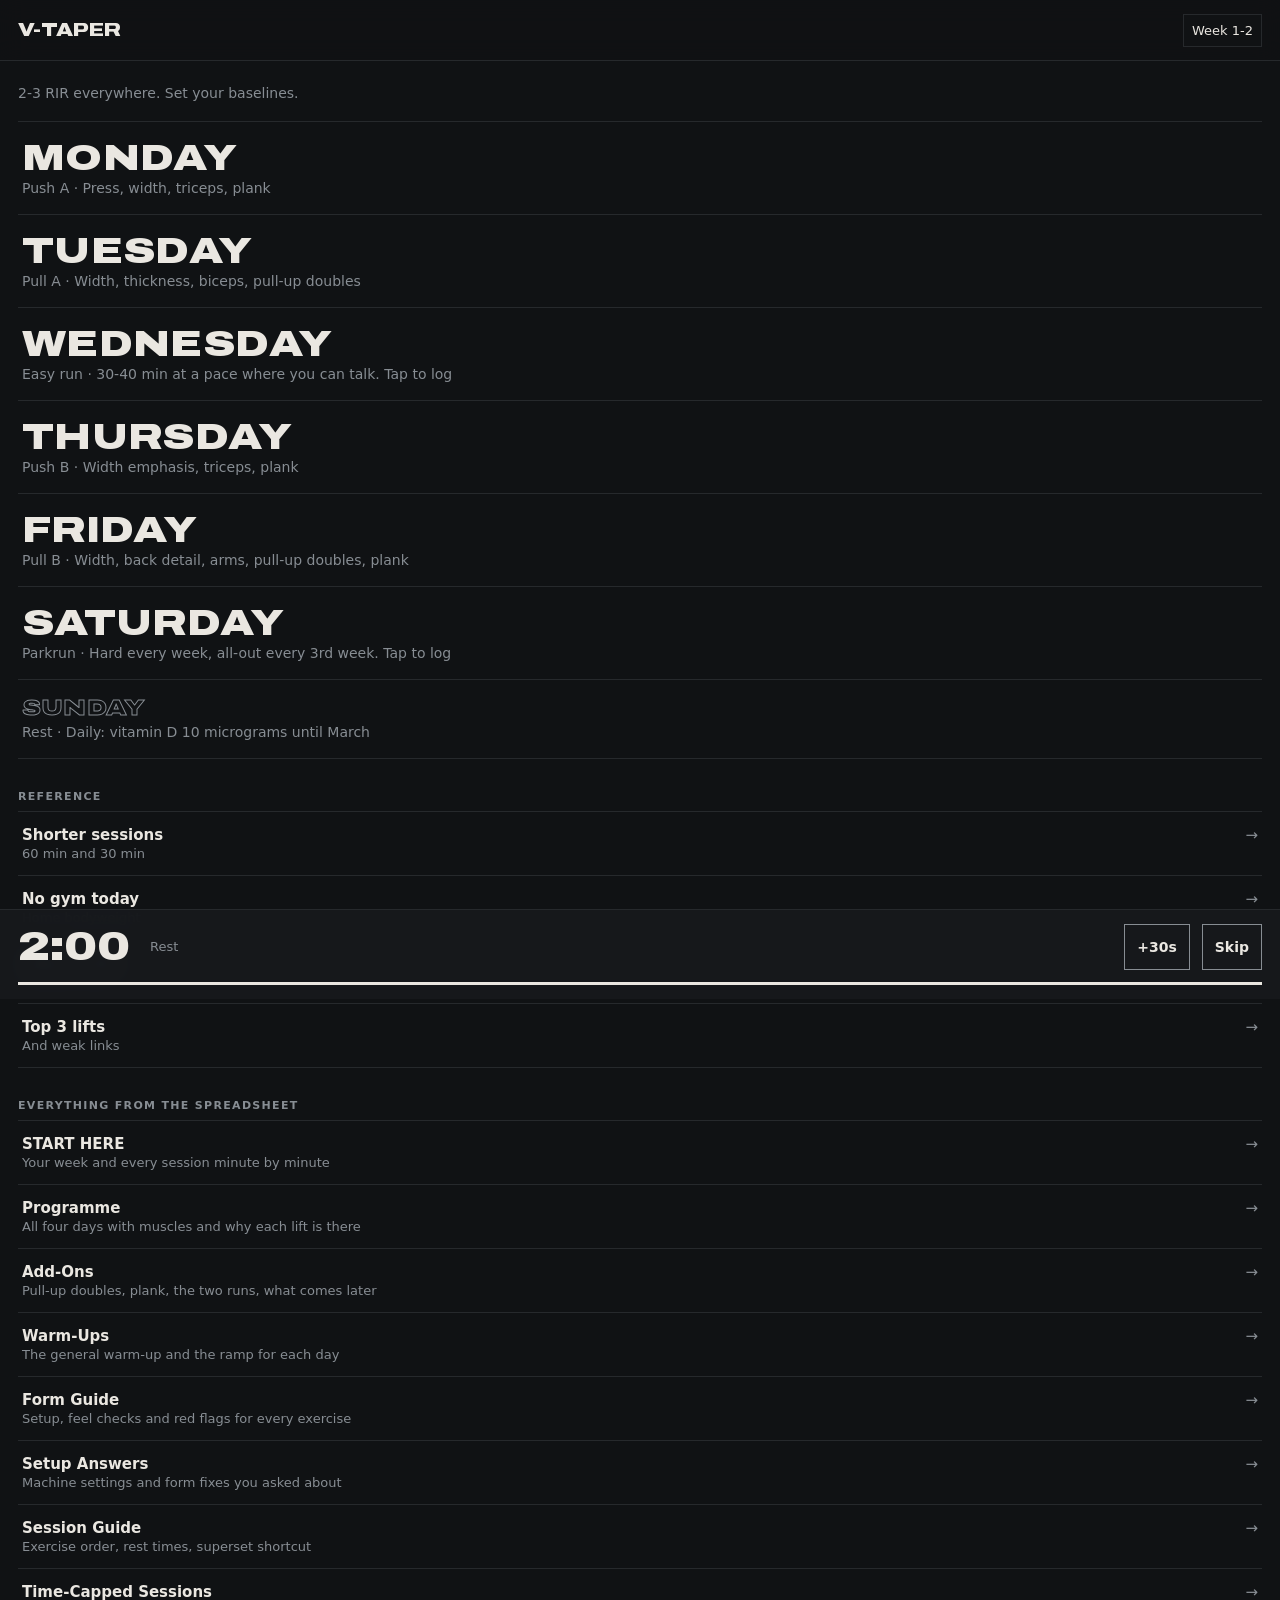
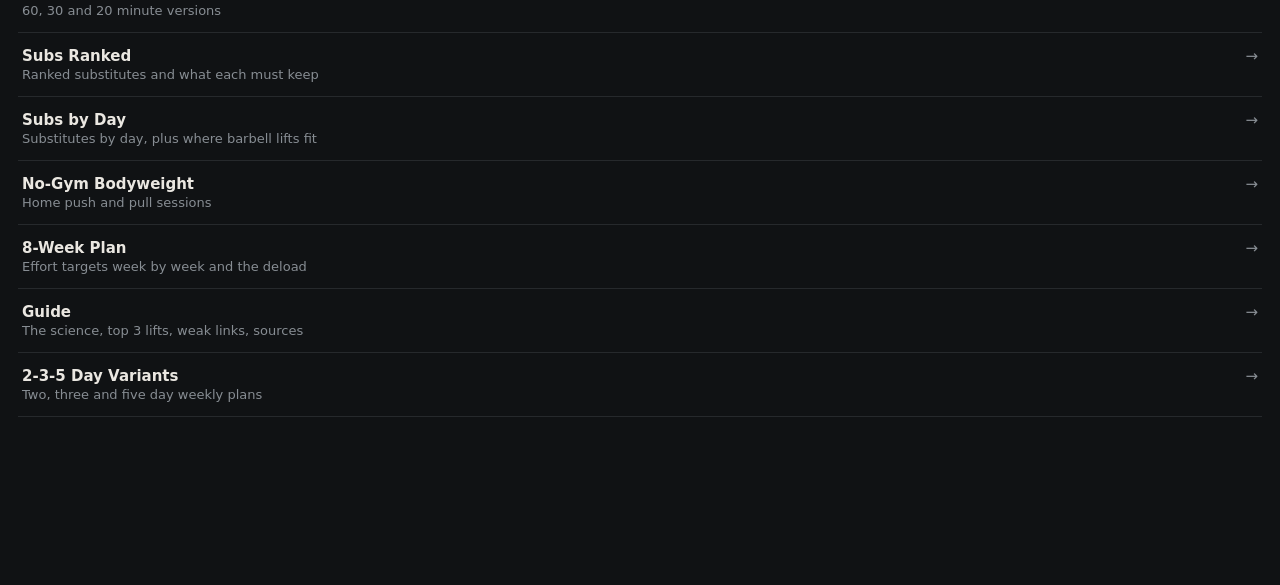
<file: vtaper/index.html>
<!DOCTYPE html>
<html lang="en">
<head>
<meta charset="utf-8">
<meta name="viewport" content="width=device-width, initial-scale=1, viewport-fit=cover">
<meta name="theme-color" content="#101214">
<meta name="apple-mobile-web-app-capable" content="yes">
<meta name="mobile-web-app-capable" content="yes">
<link rel="icon" type="image/png" sizes="192x192" href="icon-192.png">
<meta name="apple-mobile-web-app-status-bar-style" content="black-translucent">
<link rel="manifest" href="manifest.webmanifest">
<link rel="apple-touch-icon" href="icon-180.png">
<meta name="apple-mobile-web-app-title" content="V-Taper">
<title>V-Taper</title>
<style>
/* Restyled to match davidokunfolami.com: carbon / graphite / smoke / paper, Archivo Expanded
   Black for display type, square corners, hairline rows instead of cards, outlined numerals.
   The font is a copy of the site's, kept in this folder so the app stays self-contained offline. */
@font-face{font-family:"Archivo";src:url("archivo-expanded-black.woff2") format("woff2");font-weight:900;font-stretch:125%;font-style:normal;font-display:swap}
:root{
  --carbon:#101214; --panel:#17191c; --graphite:#26292c; --smoke:#878d93; --paper:#eae7e1; --dark-smoke:#4a4e52;
  --display:"Archivo","Arial Black",system-ui,sans-serif;
  --pad:18px;
  color-scheme:dark;
}
[hidden]{display:none!important}
*{box-sizing:border-box;-webkit-tap-highlight-color:transparent}
[hidden]{display:none!important}
html,body{margin:0;padding:0;background:var(--carbon);color:var(--paper);
  font-family:system-ui,-apple-system,"Segoe UI",Roboto,"Helvetica Neue",Arial,sans-serif;
  font-size:16px;line-height:1.45;overscroll-behavior-y:contain}
body{padding-bottom:150px}
button,input,select{font-family:inherit;font-size:inherit;color:inherit;border-radius:0}
button{touch-action:manipulation}
:focus-visible{outline:2px solid var(--paper);outline-offset:2px}
.num{font-variant-numeric:tabular-nums}
.disp{font-family:var(--display);font-weight:900;font-stretch:125%;text-transform:uppercase;letter-spacing:.01em}
.eyebrow{font-size:11px;letter-spacing:.12em;text-transform:uppercase;color:var(--smoke);font-weight:600}

/* ---------- top bar ---------- */
header{position:sticky;top:0;z-index:40;background:rgba(16,18,20,.94);
  -webkit-backdrop-filter:blur(12px);backdrop-filter:blur(12px);border-bottom:1px solid var(--graphite);
  padding:calc(env(safe-area-inset-top) + 10px) var(--pad) 10px}
.bar{display:flex;align-items:center;gap:12px;min-height:40px}
.back{background:none;border:0;color:var(--smoke);font-size:15px;padding:10px 4px 10px 0;cursor:pointer}
h1{margin:0;font-family:var(--display);font-weight:900;font-stretch:125%;text-transform:uppercase;
  font-size:18px;line-height:1;letter-spacing:.01em;flex:1;min-width:0;white-space:nowrap;overflow:hidden;text-overflow:ellipsis}
.clock{font-size:14px;color:var(--smoke);white-space:nowrap}
.wk{background:var(--carbon);border:1px solid var(--graphite);padding:8px 8px;font-size:13px;color:var(--paper);-webkit-appearance:none;appearance:none}

/* ---------- taper progress: five square bars, done = paper, current = outlined ---------- */
.taper{display:flex;gap:3px;margin-top:12px;align-items:flex-end;height:16px}
.taper i{flex:1;background:var(--graphite)}
.taper i:nth-child(1){height:16px}.taper i:nth-child(2){height:14px}
.taper i:nth-child(3){height:12px}.taper i:nth-child(4){height:10px}
.taper i:nth-child(5){height:8px}
.taper i.on{background:var(--paper)}
.taper i.now{background:transparent;box-shadow:inset 0 0 0 1px var(--paper)}

main{padding:var(--pad)}

/* ---------- home: the days as big hairline rows, like the site's project list ---------- */
.lede{color:var(--smoke);font-size:14px;margin:4px 0 18px}
.day{position:relative;display:grid;grid-template-columns:minmax(0,1fr) auto;gap:4px 12px;align-items:baseline;
  width:100%;text-align:left;background:none;color:var(--paper);border:0;border-top:1px solid var(--graphite);
  padding:18px 4px;cursor:pointer}
.day:last-of-type{border-bottom:1px solid var(--graphite)}
.day b{font-family:var(--display);font-weight:900;font-stretch:125%;text-transform:uppercase;letter-spacing:.01em;
  font-size:clamp(1.5rem,8vw,2.25rem);line-height:1}
.day span{grid-column:1/-1;color:var(--smoke);font-size:14px}
.day em{font-style:normal;color:var(--smoke);font-size:13px;font-variant-numeric:tabular-nums;white-space:nowrap}
.day.rest{cursor:default}
.day.rest b{color:transparent;-webkit-text-stroke:1px var(--smoke);font-size:clamp(1rem,5vw,1.35rem)}
.day:not(.rest):active{background:var(--paper);color:var(--carbon)}
.day:not(.rest):active span,.day:not(.rest):active em{color:var(--dark-smoke)}
@media (hover:hover){
  .day:not(.rest):hover{background:var(--paper);color:var(--carbon)}
  .day:not(.rest):hover span,.day:not(.rest):hover em{color:var(--dark-smoke)}
}
.sec{margin:30px 0 6px}
.tiles{display:flex;flex-direction:column;border-bottom:1px solid var(--graphite)}
.tile{display:grid;grid-template-columns:minmax(0,1fr) auto;align-items:baseline;gap:2px 12px;
  background:none;color:var(--paper);border:0;border-top:1px solid var(--graphite);
  padding:14px 4px;text-align:left;cursor:pointer;font-size:15px;font-weight:700}
.tile::after{content:"\2192";color:var(--smoke);font-weight:400;grid-row:1;grid-column:2}
.tile s{grid-column:1;text-decoration:none;color:var(--smoke);font-size:13px;font-weight:400}
.tile:active{background:var(--paper);color:var(--carbon)}
.tile:active s,.tile:active::after{color:var(--dark-smoke)}

/* ---------- warm-up ---------- */
.warm{border-top:1px solid var(--graphite);margin-bottom:26px}
.warm h3{margin:14px 0 4px}
.wrow{display:flex;align-items:center;gap:12px;padding:11px 0;border-bottom:1px solid var(--graphite);cursor:pointer}
.tick{width:24px;height:24px;flex:0 0 24px;border:1px solid var(--smoke);
  display:flex;align-items:center;justify-content:center;font-size:14px;color:transparent}
.wrow.done .tick{background:var(--paper);border-color:var(--paper);color:var(--carbon)}
.wrow.done p{color:var(--smoke);text-decoration:line-through}
.wrow p{margin:0;font-size:15px;flex:1}
.wrow p s{display:block;text-decoration:none;color:var(--smoke);font-size:13px}

/* ---------- exercise ---------- */
.ex{border-top:1px solid var(--graphite);margin-bottom:6px;padding-left:0;transition:padding .2s}
.ex.active{border-left:3px solid var(--paper);padding-left:12px}
.ex.complete{opacity:.5}
.exh{display:flex;gap:14px;padding:16px 0 6px;cursor:pointer;align-items:flex-start}
.n{flex:0 0 auto;min-width:34px;font-family:var(--display);font-weight:900;font-stretch:125%;font-size:28px;line-height:.95;
  color:transparent;-webkit-text-stroke:1px var(--smoke)}
.ex.active .n{color:var(--paper);-webkit-text-stroke:0}
.ex.complete .n{-webkit-text-stroke:1px var(--smoke)}
.exh div{flex:1;min-width:0}
.exh b{display:block;font-size:17px;font-weight:700;letter-spacing:-.005em}
.meta{color:var(--smoke);font-size:13px;margin-top:2px}
.chev{border:1px solid var(--graphite);color:var(--smoke);font-size:12px;padding:5px 9px;white-space:nowrap;margin-top:1px}
.ex.open .chev{background:var(--paper);border-color:var(--paper);color:var(--carbon)}

.sets{padding:0 0 16px}
.srow{display:flex;align-items:center;gap:8px;margin-top:8px}
.slab{width:22px;flex:0 0 22px;color:var(--smoke);font-size:13px;text-align:center}
.fld{flex:1;min-width:0;position:relative}
.fld input{width:100%;background:var(--panel);border:1px solid var(--graphite);
  padding:12px 40px 12px 12px;font-size:17px;font-weight:600;outline:none;text-align:left;-webkit-appearance:none;appearance:none}
.fld input::placeholder{color:var(--dark-smoke)}
.fld input:focus{border-color:var(--paper)}
.fld u{position:absolute;right:10px;top:50%;transform:translateY(-50%);
  text-decoration:none;color:var(--smoke);font-size:12px;pointer-events:none}
.ok{width:52px;flex:0 0 52px;height:48px;border:1px solid var(--smoke);background:none;
  color:var(--smoke);font-size:18px;cursor:pointer}
.srow.done .ok{background:var(--paper);border-color:var(--paper);color:var(--carbon)}
.srow.done input{color:var(--smoke)}
.hint{color:var(--smoke);font-size:13px;margin:10px 0 0 30px}
.hint b{color:var(--paper);font-weight:600}

.detail{border:1px solid var(--graphite);padding:14px;background:var(--panel);display:none;margin:8px 0 6px}
.ex.open .detail{display:block}
.detail h4{margin:0 0 4px;font-size:11px;letter-spacing:.12em;text-transform:uppercase;color:var(--smoke);font-weight:600}
.detail p{margin:0 0 14px;font-size:15px;color:var(--paper)}
.detail p:last-child{margin-bottom:0}
.detail .sub{color:var(--smoke);font-size:14px}

/* ---------- rest timer: big digits; the whole panel inverts when rest is over ---------- */
.timer{position:fixed;left:0;right:0;bottom:0;z-index:50;
  background:rgba(23,25,28,.97);-webkit-backdrop-filter:blur(12px);backdrop-filter:blur(12px);
  border-top:1px solid var(--graphite);padding:14px var(--pad) calc(env(safe-area-inset-bottom) + 14px);
  transform:translateY(110%);transition:transform .28s ease}
.timer.up{transform:translateY(0)}
.trow{display:flex;align-items:center;gap:12px}
.tnum{font-family:var(--display);font-weight:900;font-stretch:125%;font-size:40px;line-height:1;letter-spacing:0;min-width:120px;font-variant-numeric:tabular-nums}
.tinfo{flex:1;min-width:0;font-size:13px;color:var(--smoke)}
.tbtn{background:none;border:1px solid var(--smoke);padding:12px 12px;font-size:14px;font-weight:700;cursor:pointer;min-height:46px}
.tbar{height:3px;background:var(--graphite);margin-top:12px;overflow:hidden}
.tbar i{display:block;height:100%;background:var(--paper);width:100%;transition:width .25s linear}
.timer.over{background:var(--paper);color:var(--carbon);border-top-color:var(--paper)}
.timer.over .tinfo{color:var(--dark-smoke)}
.timer.over .tbtn{border-color:var(--carbon)}
.timer.over .tbar{background:#c9c6c0}

/* ---------- reference + session end ---------- */
.card{border-top:1px solid var(--graphite);padding:16px 0 6px}
.card h3{margin:0 0 8px;font-family:var(--display);font-weight:900;font-stretch:125%;text-transform:uppercase;font-size:16px;line-height:1.15;letter-spacing:.01em}
.card p{margin:0 0 10px;font-size:15px;color:var(--smoke)}
.card p b{color:var(--paper);font-weight:600}
.finish{width:100%;background:var(--paper);color:var(--carbon);border:0;padding:17px;margin-top:22px;cursor:pointer;
  font-family:var(--display);font-weight:900;font-stretch:125%;text-transform:uppercase;font-size:16px;letter-spacing:.02em}
.finish:active{filter:brightness(.85)}
.ghost{width:100%;background:none;color:var(--smoke);border:1px solid var(--graphite);padding:13px;font-size:14px;margin-top:10px;cursor:pointer}

/* ---------- library: everything from the spreadsheet, as hairline rows ---------- */
.lchips{display:flex;flex-wrap:wrap;gap:6px;margin:4px 0 18px}
.lchips button{background:none;border:1px solid var(--graphite);padding:7px 10px;font-size:13px;color:var(--smoke);cursor:pointer}
.lchips button:active{background:var(--paper);border-color:var(--paper);color:var(--carbon)}
.lsec{margin:26px 0 0;padding-bottom:8px;font-family:var(--display);font-weight:900;font-stretch:125%;text-transform:uppercase;
  font-size:15px;line-height:1.15;letter-spacing:.01em;scroll-margin-top:90px}
.lsec:first-child,.lchips+.lsec{margin-top:4px}
.lnote{color:var(--smoke);font-size:14px;margin:0 0 12px}
.lcard{border-top:1px solid var(--graphite);padding:12px 0}
.lcard h3{margin:0 0 6px;font-size:15px;font-weight:700}
.lcard p{margin:0 0 8px;font-size:15px}
.lcard p:last-child{margin-bottom:0}
.lcard p i{display:block;font-style:normal;font-size:11px;letter-spacing:.12em;text-transform:uppercase;color:var(--smoke);font-weight:600;margin-bottom:2px}
.lcard b{font-weight:700}
.detail .full{border-top:1px solid var(--graphite);margin-top:14px;padding-top:14px}
/* runs, pull-up doubles and plank */
.xin{padding:10px 0 12px}
.fld select{width:100%;background:var(--panel);border:1px solid var(--graphite);color:var(--paper);border-radius:0;
  padding:12px;font-size:17px;font-weight:600;outline:none;-webkit-appearance:none;appearance:none}
.fld select:focus{border-color:var(--paper)}
.hrow{display:flex;justify-content:space-between;align-items:center;gap:10px;padding:9px 0;border-bottom:1px solid var(--graphite);font-size:14px}
.hrow:last-child{border-bottom:0}
.hrow span{color:var(--smoke);font-size:12.5px;flex:0 0 52px}
.hrow b{flex:1;font-weight:600}
.hrow button{background:none;border:0;color:var(--smoke);font-size:12.5px;cursor:pointer;padding:4px;text-decoration:underline}
@media (prefers-reduced-motion:reduce){*{transition:none!important}}
</style>
</head>
<body>

<header>
  <div class="bar">
    <button class="back" id="back" hidden>Back</button>
    <h1 id="title">V-Taper</h1>
    <span class="clock num" id="clock" title="Session time" hidden></span>
    <select class="wk" id="week" title="Training week"></select>
  </div>
  <div class="taper" id="taper" hidden><i></i><i></i><i></i><i></i><i></i></div>
</header>

<main id="view"></main>

<div class="timer" id="timer">
  <div class="trow">
    <div class="tnum num" id="tnum" role="timer" aria-live="off">2:00</div>
    <div class="tinfo" id="tinfo" aria-live="polite">Rest</div>
    <button class="tbtn" id="tadd">+30s</button>
    <button class="tbtn" id="tskip">Skip</button>
  </div>
  <div class="tbar"><i id="tbar"></i></div>
</div>

<script>
/* ---------- storage: localStorage when available, memory otherwise ---------- */
var mem={};
var store={
  get:function(k){try{var v=localStorage.getItem(k);return v?JSON.parse(v):null}
    catch(e){return mem[k]!==undefined?mem[k]:null}},
  set:function(k,v){try{localStorage.setItem(k,JSON.stringify(v))}catch(e){mem[k]=v}}
};

/* ---------- programme data ---------- */
var WARM=[
 {t:"Pulse raiser",s:"3-4 min easy incline walk, rower or bike"},
 {t:"Arm circles",s:"10 forward, 10 backward"},
 {t:"Band pull-aparts",s:"2 x 15, squeeze the shoulder blades"},
 {t:"Bodyweight squats",s:"10, slow and deep"},
 {t:"Dead hang",s:"20-30 sec from any bar"}
];

var DAYS={
 mon:{name:"Push A",sub:"Press, width, triceps",ramp:"Overhead press ramp: empty bar x 10, then 50% x 6, then 75% x 3",
  ex:[
   {n:"Overhead Press",sr:"3 x 5-8",sets:3,rest:150,cue:"Brace hard, squeeze glutes, press around the head not in front of it. Finish with the bar over the back of your head.",feel:"At lockout the bar feels weightless over mid-foot. Delts fatigue first, then triceps. No lower-back arch.",sub:"Seated DB press, machine shoulder press, landmine press"},
   {n:"Cable Lateral Raise",sr:"3 x 12-18",sets:3,rest:105,cue:"Lowest pulley, lightest plates. For the right arm, stand with your left side to the machine, handle in the right hand, cable across your thighs. Start with the hand in front of the far thigh, raise out to the side and slightly forward, elbow first, to shoulder height. Lower 2-3 seconds.",feel:"Burn on the side cap of the shoulder, traps quiet. Self-check: if your hand is above your elbow at the top, you led with the hand.",sub:"DB lateral raise, machine lateral raise, lean-away DB raise"},
   {n:"Incline DB Press",sr:"3 x 8-12",sets:3,rest:150,cue:"Bench at 30 degrees, not 45. Pin the shoulder blades back and down into the bench and keep them there all set. Elbows 45 degrees from the torso, lower to the upper-chest line, stop just short of lockout, and think squeeze the DBs together on the way up.",feel:"Stretch across the upper chest at the bottom, chest fatigues before the front delts. Not feeling it? Drop the weight 20 percent, 3 seconds down, and do one light set of flys first to wake it up.",sub:"Low-incline barbell or Smith press, incline machine press"},
   {n:"Overhead Triceps Extension",sr:"3 x 10-15",sets:3,rest:105,cue:"Rope on the low pulley, back to the stack, split stance. Hinge the torso forward 30-45 degrees with a flat back. Upper arms up beside the ears pointing forward, hands behind the head. Only the forearm hinges.",feel:"A real pull down the back of the upper arm each rep. Nothing felt in the shoulders or lats.",sub:"Two-hand DB overhead extension, EZ skullcrusher lowered behind the head. A pushdown is NOT a substitute here."},
   {n:"Smith Squat (feet forward)",sr:"3 x 8-12",sets:3,rest:150,cue:"Bar on the upper traps, safety stops set. Feet 20-30 cm in front of the bar, shoulder-width, toes slightly out. Lower 2-3 seconds to at least parallel, knees over toes, heels down. Stop just short of locked knees.",feel:"Stretch down the front of the thighs, quads burning by the last reps. Your back leans into the bar; hands only steady it. Heels lifting means feet go further forward.",sub:"Leg press, front squat, goblet squat with heels raised"}
  ]},
 tue:{name:"Pull A",sub:"Width, thickness, biceps",ramp:"After the pull-up doubles: one light pulldown set x 8",
  ex:[
   {n:"Wide Lat Pulldown",sr:"3 x 6-10",sets:3,rest:150,cue:"Knees snug under the pad, slight lean back. Set the blades down first, drive the elbows down into your back pockets, bar to the upper chest, full stretch at the top.",feel:"Sides of the back switch on before rep 1 and stay on. Outer back pumped after, not the arms.",sub:"Lat pulldown (any wide handle), assisted pull-up machine, single-arm kneeling cable pulldown"},
   {n:"DB Chest-Supported Row",sr:"3 x 8-12",sets:3,rest:150,cue:"Incline bench at 30-45 degrees, face down, chest at the top of the pad, feet planted behind. DBs hang, palms facing. Pull elbows to your back pockets, squeeze 1 second, lower 2 seconds.",feel:"If your chest lifts off the pad you cheated. Blades spread at the bottom, mid-back tires before the biceps. DBs hitting the frame means raise the incline.",sub:"Single-arm DB row with hand and knee on a flat bench, seated cable row, T-bar row"},
   {n:"Cable Lat Pullover",sr:"3 x 12-15",sets:3,rest:105,cue:"Arms nearly straight and fixed, hinge forward 30-45 degrees, pull in an arc to your thighs.",feel:"Stretch from armpit down the ribs at the top. If you feel that, it is working. Zero biceps.",sub:"DB pullover across a bench, machine pullover, straight-arm pulldown"},
   {n:"Incline DB Curl",sr:"3 x 8-12",sets:3,rest:105,cue:"Bench at 45-55 degrees. Let the arms hang behind the torso. Elbows point at the floor and stay there.",feel:"Distinct stretch down the front of the upper arm at the dead hang. Burn sits high, near the shoulder.",sub:"Bayesian cable curl, seated curl on a reclined bench. A preacher curl is NOT a substitute here."},
   {n:"Romanian Deadlift",sr:"3 x 8-10",sets:3,rest:150,cue:"Form breaking with weight? Do the broomstick and wall hinge drills for two weeks with 8-10 kg DBs to knee height, seated leg curls as the leg slot meanwhile. Then: hips back, knees soft and frozen, bar dragging on the thighs, flat back.",feel:"Lower only until you feel a strong hamstring stretch, then reverse. Next-day soreness is hamstrings, not lower back.",sub:"DB RDL, seated leg curl, 45-degree back extension"}
  ]},
 thu:{name:"Push B",sub:"Width emphasis, triceps",ramp:"Seated DB press ramp: very light DBs x 12, then 60-70% x 5",
  ex:[
   {n:"Seated DB Shoulder Press",sr:"3 x 8-12",sets:3,rest:150,cue:"Seat at 75-85 degrees, one notch back from upright. Forearms vertical under the DBs. Press up and slightly together to a full lockout.",feel:"The DB feels balanced on a stacked forearm. If your lower back peels off the pad, it is too heavy.",sub:"Machine shoulder press, standing overhead press, landmine press"},
   {n:"DB Lateral Raise",sr:"3 x 12-18",sets:3,rest:105,cue:"Slight forward lean, soft elbows. A string on the elbow pulls it up and out, the hand follows underneath. Elbow stays the highest point. Two second lowering.",feel:"Push the blades down before the set so the traps cannot shrug. Burn on the outside of the shoulder.",sub:"Cable lateral raise, machine lateral raise, lean-away DB raise"},
   {n:"Dips (assisted first)",sr:"3 x 8-12",sets:3,rest:150,cue:"HARD RULE: upper arms parallel to the floor and no lower, shoulder never below the elbow. Elbows track back, shoulders stay down away from the ears, lean 20-30 degrees, 2-3 seconds down. Weeks 1-4 on the assisted machine only.",feel:"Stretch across the lower chest at the bottom, never a pull or pinch. Any pinch in the pec or front shoulder: stop the set and swap to close-grip bench.",sub:"Assisted dip machine, close-grip bench press, flat or decline DB press"},
   {n:"Cable Rope Pushdown",sr:"3 x 12-15",sets:3,rest:105,cue:"Rope on the top pulley. Elbows pinned to your sides like a note is trapped there. Spread the rope at the bottom, squeeze.",feel:"Only the forearms move. The horseshoe on the outer upper arm contracts hard at lockout.",sub:"Straight-bar pushdown, single-arm cable pushdown, triceps extension machine"},
   {n:"Leg Press",sr:"3 x 12-20",sets:3,rest:150,cue:"Lower back glued to the pad, feet low and shoulder-width. Press through the whole foot, never slam the lockout.",feel:"The moment your tailbone starts to lift is your depth. Quad burn above the knees.",sub:"Hack squat, Smith squat with feet forward, goblet squat or belt squat"}
  ]},
 fri:{name:"Pull B",sub:"Width, back detail, arms",ramp:"After the pull-up doubles: one pulldown set at 70% x 5",
  ex:[
   {n:"Neutral-Grip Lat Pulldown",sr:"3 x 10-14",sets:3,rest:150,cue:"Set the blades down, drive elbows to your hips, let the arms stretch fully overhead each rep.",feel:"Every rep ends with the taut feeling down the sides of the back. Lean stays fixed.",sub:"Neutral-grip pull-up, wide pulldown, single-arm cable pulldown"},
   {n:"Seated Cable Row (wide)",sr:"3 x 10-14",sets:3,rest:150,cue:"Sit so the stack is already lifted a few cm at full arm stretch. Sit tall, pull wide to the upper abdomen, elbows 45-60 degrees, hard blade squeeze.",feel:"Torso angle identical at the start and end of every rep. If you are further back by rep 5, you are leaning.",sub:"Machine row (wide), chest-supported DB row, T-bar row"},
   {n:"Face Pull",sr:"3 x 15-20",sets:3,rest:105,cue:"Rope at eye height, pull to your eyes with high wide elbows, split the rope, one second pause.",feel:"Knuckles beside your ears at the peak. If it lands at your chin, the biceps take over.",sub:"Reverse pec deck, rear-delt DB fly on an incline bench, band pull-aparts"},
   {n:"Hammer Curl",sr:"3 x 10-14",sets:3,rest:105,cue:"Neutral grip throughout, elbows touching your sides, no swing. Two second lowering.",feel:"Pump sits lower and more to the outside than a normal curl. Elbow contact on the ribs is your sensor.",sub:"Rope cable hammer curl, cross-body hammer curl, reverse-grip EZ curl"},
   {n:"Bulgarian Split Squat",sr:"2 x 10-12 each leg",sets:2,rest:105,cue:"All-out parkrun tomorrow? One easy set per leg only. Long stride, rear foot laces-down on a bench, slight forward lean. Drive through the front heel.",feel:"Long stride gives a glute stretch and a heavy front heel. Short stride burns only the quad and lifts the heel.",sub:"Walking lunge, reverse lunge, step-up, single-leg press"}
  ]}
};

var WEEKS=[
 {v:"1",l:"Week 1-2",rir:"2-3 RIR everywhere. Set your baselines."},
 {v:"3",l:"Week 3-5",rir:"1-2 RIR. Double progression running."},
 {v:"6",l:"Week 6-8",rir:"Isolations 0-1 RIR, compounds 1-2 RIR."},
 {v:"9",l:"Deload",rir:"Cut sets by half, moderate loads, stay well shy of failure."}
];

var LIB=[{"n": "START HERE", "b": [{"t": "sec", "x": "YOUR WEEK"}, {"t": "row", "v": ["Monday", "TRAIN - Push A, plank at the end"]}, {"t": "row", "v": ["Tuesday", "TRAIN - Pull A, with pull-up doubles first"]}, {"t": "row", "v": ["Wednesday", "EASY RUN - 30-40 min at a pace where you can talk. No gym."]}, {"t": "row", "v": ["Thursday", "TRAIN - Push B, plank at the end"]}, {"t": "row", "v": ["Friday", "TRAIN - Pull B, with pull-up doubles first and plank at the end"]}, {"t": "row", "v": ["Saturday + Sunday", "Sat: PARKRUN, hard (all-out only every 3rd week). Sun: REST. Details on the Add-Ons tab."]}, {"t": "sec", "x": "EVERY SESSION = SAME SHAPE: 5-min general warm-up -> ramp into exercise 1 -> the 5 exercises in order -> log it"}, {"t": "sec", "x": "MONDAY - PUSH A, MINUTE BY MINUTE"}, {"t": "row", "v": ["0:00-0:05", "General warm-up: 3-4 min pulse raiser + arm circles + band pull-aparts + 10 bodyweight squats + dead hang"]}, {"t": "row", "v": ["0:05-0:10", "Overhead press ramp: empty bar x 10 -> 50% x 6 -> 75% x 3"]}, {"t": "row", "v": ["0:10-0:22", "1. Overhead Press: 3 x 5-8, rest 2-3 min"]}, {"t": "row", "v": ["0:22-0:32", "2. Cable Lateral Raise: feeler set, then 3 x 12-18, rest 1.5-2 min"]}, {"t": "row", "v": ["0:32-0:42", "3. Incline DB Press: feeler set, then 3 x 8-12, rest 2-3 min"]}, {"t": "row", "v": ["0:42-0:52", "4. Overhead Triceps Extension: feeler set, then 3 x 10-15, rest 1.5-2 min"]}, {"t": "row", "v": ["0:52-1:10", "5. Smith Squat (feet forward): TWO feeler sets (legs are cold), then 3 x 8-12, rest 2-3 min. Then plank: 3 holds at 70% of your max. Done."]}, {"t": "sec", "x": "TUESDAY - PULL A, MINUTE BY MINUTE"}, {"t": "row", "v": ["0:00-0:05", "General warm-up: 3-4 min pulse raiser + arm circles + band pull-aparts + 10 bodyweight squats + dead hang"]}, {"t": "row", "v": ["0:05-0:15", "Pull-up doubles: 5-6 sets of 2 clean reps, rest 60-90 s. Then one light pulldown set x 8."]}, {"t": "row", "v": ["0:15-0:27", "1. Wide Lat Pulldown: 3 x 6-10, rest 2-3 min"]}, {"t": "row", "v": ["0:27-0:37", "2. DB Chest-Supported Row (incline bench): feeler set, then 3 x 8-12, rest 2-3 min"]}, {"t": "row", "v": ["0:37-0:47", "3. Cable Lat Pullover: feeler set, then 3 x 12-15, rest 1.5-2 min"]}, {"t": "row", "v": ["0:47-0:57", "4. Incline DB Curl: feeler set, then 3 x 8-12, rest 1.5-2 min"]}, {"t": "row", "v": ["0:57-1:10", "5. Romanian Deadlift: TWO feeler sets, then 3 x 8-10, rest 2-3 min. Done."]}, {"t": "sec", "x": "THURSDAY - PUSH B, MINUTE BY MINUTE"}, {"t": "row", "v": ["0:00-0:05", "General warm-up: 3-4 min pulse raiser + arm circles + band pull-aparts + 10 bodyweight squats + dead hang"]}, {"t": "row", "v": ["0:05-0:09", "Seated DB press ramp: very light DBs x 12 -> ~60-70% x 5"]}, {"t": "row", "v": ["0:09-0:21", "1. Seated DB Shoulder Press: 3 x 8-12, rest 2-3 min"]}, {"t": "row", "v": ["0:21-0:31", "2. DB Lateral Raise: feeler set, then 3 x 12-18, rest 1.5-2 min"]}, {"t": "row", "v": ["0:31-0:41", "3. Dips (chest-leaning): one easy bodyweight set of 5, then 3 x 8-12, rest 2-3 min"]}, {"t": "row", "v": ["0:41-0:51", "4. Cable Rope Pushdown: feeler set, then 3 x 12-15, rest 1.5-2 min"]}, {"t": "row", "v": ["0:51-1:09", "5. Leg Press: TWO feeler sets, then 3 x 12-20, rest 2-3 min. Then plank: 3 holds at 70% of your max. Done."]}, {"t": "sec", "x": "FRIDAY - PULL B, MINUTE BY MINUTE"}, {"t": "row", "v": ["0:00-0:05", "General warm-up: 3-4 min pulse raiser + arm circles + band pull-aparts + 10 bodyweight squats + dead hang"]}, {"t": "row", "v": ["0:05-0:14", "Pull-up doubles: 5-6 sets of 2 clean reps, rest 60-90 s. Then one pulldown set at ~70% x 5."]}, {"t": "row", "v": ["0:14-0:26", "1. Neutral-Grip Lat Pulldown: 3 x 10-14, rest 2-3 min"]}, {"t": "row", "v": ["0:26-0:36", "2. Seated Cable Row (wide): feeler set, then 3 x 10-14, rest 2-3 min"]}, {"t": "row", "v": ["0:36-0:45", "3. Face Pull: feeler set, then 3 x 15-20, rest 1.5-2 min"]}, {"t": "row", "v": ["0:45-0:54", "4. Hammer Curl: feeler set, then 3 x 10-14, rest 1.5-2 min"]}, {"t": "row", "v": ["0:54-1:10", "5. Bulgarian Split Squat: one easy bodyweight set per leg, then 2 x 10-12 per leg, rest 1.5-2 min. (All-out parkrun tomorrow? One easy set only.) Then plank: 3 holds. Done."]}, {"t": "sec", "x": "THE THREE NUMBERS THAT RUN EVERYTHING"}, {"t": "row", "v": ["Rest between SETS", "Compounds (presses, pull-ups, rows, squats, RDL): 2-3 min. Isolations (raises, curls, extensions, face pulls): 1.5-2 min. Also printed on the Programme tab under each exercise."]}, {"t": "row", "v": ["Rest between WORKOUTS", "Each muscle gets ~72h between its two weekly gym hits. Wednesday is an easy run, Saturday is parkrun, Sunday is fully off."]}, {"t": "row", "v": ["RIR (reps in reserve)", "How many reps you COULD still have done when you stopped. 2 RIR = stopped 2 short of failure, 0 RIR = failure. Pick weights that land you in the rep range at the target RIR (see 8-Week Plan tab for targets by week)."]}, {"t": "sec", "x": "TAB MAP - WHERE EVERYTHING LIVES"}, {"t": "row", "v": ["Programme", "The 4 training days in table form. Open this at the gym."]}, {"t": "row", "v": ["Warm-Ups", "The warm-up explained in full detail with ramp numbers."]}, {"t": "row", "v": ["Form Guide", "How to do every exercise + verify by feel without a mirror. Machine settings and form fixes are on the Setup Answers tab."]}, {"t": "row", "v": ["Session Guide", "Order logic, the one legal swap, superset shortcut."]}, {"t": "row", "v": ["Time-Capped Sessions", "60-min and ~30-min versions for tired or busy days."]}, {"t": "row", "v": ["Subs by Day / Subs Ranked", "Substitutes when equipment is taken: by day (with where barbell lifts fit), and ranked with what each sub must keep."]}, {"t": "row", "v": ["No-Gym Bodyweight", "Home sessions that replace a missed day."]}, {"t": "row", "v": ["8-Week Plan", "How effort progresses across the block, plus the deload."]}, {"t": "row", "v": ["Tracking Log", "Fill in load, reps, RIR every session. The log IS the progress."]}, {"t": "row", "v": ["2-3-5 Day Variants", "Alternative weekly schedules."]}, {"t": "row", "v": ["Guide", "The science, top-3 ranking, weak links, leg logic, sources."]}, {"t": "row", "v": ["Add-Ons", "Pull-up doubles, plank, the two runs, vitamin D, and what comes later."]}, {"t": "row", "v": ["Add-On Log", "Record pull-up doubles, plank holds, the Wednesday run and parkrun each week."]}]}, {"n": "Programme", "b": [{"t": "note", "x": "How to use: work inside the rep range. Hit the top of the range on all sets at target RIR → add smallest increment next session, drop to bottom of range. RIR = reps in reserve (see Guide sheet). Do exercises in the numbered order - see the Warm-Ups tab before every session, and the Session Guide tab for order logic and rest times."}, {"t": "sec", "x": "MONDAY - PUSH A (press + width + triceps)"}, {"t": "row", "v": ["1", "Overhead Press (BB or DB)", "3 × 5–8\nrest 2-3 min", "Front delt, triceps / upper chest, lateral delt", "Brace hard, squeeze glutes, press around the head not in front of it", "Structural pressing strength + heavy triceps loading"], "h": ["#", "Exercise", "Sets × Reps · rest", "Primary / Secondary", "Coaching cue", "Physique payoff"]}, {"t": "row", "v": ["2", "Cable Lateral Raise", "3 × 12–18\nrest 1.5-2 min", "LATERAL DELT / front delt", "Lead with the elbow, no swinging; cable keeps tension at the stretched bottom", "#1 width-builder - caps the shoulder, tops the V"], "h": ["#", "Exercise", "Sets × Reps · rest", "Primary / Secondary", "Coaching cue", "Physique payoff"]}, {"t": "row", "v": ["3", "Incline DB Press", "3 × 8–12\nrest 2-3 min", "Upper chest, front delt / triceps", "Slight arch, full stretch at the bottom of every rep", "Upper-chest fullness widens the frame up high"], "h": ["#", "Exercise", "Sets × Reps · rest", "Primary / Secondary", "Coaching cue", "Physique payoff"]}, {"t": "row", "v": ["4", "Overhead Cable Triceps Extension", "3 × 10–15\nrest 1.5-2 min", "TRICEPS (long head)", "Elbows high and fixed; chase the deep stretch behind the head", "~40% more triceps growth than pushdowns (Maeo 2022)"], "h": ["#", "Exercise", "Sets × Reps · rest", "Primary / Secondary", "Coaching cue", "Physique payoff"]}, {"t": "row", "v": ["5", "Smith Squat (feet forward)", "3 × 8–12\nrest 2-3 min", "Quads / glutes", "Feet 20-30 cm in front of the bar, shoulder-width. Lower 2-3 s to at least parallel, heels down, hands only steady the bar", "Upright torso puts the load on the quads, like a hack squat"], "h": ["#", "Exercise", "Sets × Reps · rest", "Primary / Secondary", "Coaching cue", "Physique payoff"]}, {"t": "sec", "x": "TUESDAY - PULL A (width + thickness + biceps)"}, {"t": "row", "v": ["1", "Wide Lat Pulldown (after pull-up doubles)", "3 × 6–10\nrest 2-3 min", "LATS / biceps, mid-back", "Elbows down and in, full stretch at the top, bar to the upper chest", "The flare - lat width forms the lower half of the V"], "h": ["#", "Exercise", "Sets × Reps · rest", "Primary / Secondary", "Coaching cue", "Physique payoff"]}, {"t": "row", "v": ["2", "DB Chest-Supported Row (incline bench)", "3 × 8–12\nrest 2-3 min", "Mid-back, lats / rear delt, biceps", "Chest on the top of a 30-45 degree bench, elbows to back pockets, 1 s squeeze, chest never leaves the pad", "Back thickness with zero lower-back fatigue"], "h": ["#", "Exercise", "Sets × Reps · rest", "Primary / Secondary", "Coaching cue", "Physique payoff"]}, {"t": "row", "v": ["3", "Cable Lat Pullover", "3 × 12–15\nrest 1.5-2 min", "LATS (stretched) / long-head triceps", "Reach long overhead, feel the stretch under the armpit", "Isolates lats at long muscle length - the sweep"], "h": ["#", "Exercise", "Sets × Reps · rest", "Primary / Secondary", "Coaching cue", "Physique payoff"]}, {"t": "row", "v": ["4", "Incline DB Curl", "3 × 8–12\nrest 1.5-2 min", "BICEPS (long head) / brachialis", "Let the arm hang fully behind the torso - the stretch is the point", "Lengthened curl → more proximal biceps growth & peak (Kassiano 2025)"], "h": ["#", "Exercise", "Sets × Reps · rest", "Primary / Secondary", "Coaching cue", "Physique payoff"]}, {"t": "row", "v": ["5", "Romanian Deadlift", "3 × 8–10\nrest 2-3 min", "Hamstrings, glutes / erectors", "Hinge at the hip, soft knees, stop at mid-shin, feel the hamstring stretch", "Whole posterior chain at long muscle length in one slot"], "h": ["#", "Exercise", "Sets × Reps · rest", "Primary / Secondary", "Coaching cue", "Physique payoff"]}, {"t": "sec", "x": "THURSDAY - PUSH B (width emphasis + triceps)"}, {"t": "row", "v": ["1", "Seated DB Shoulder Press", "3 × 8–12\nrest 2-3 min", "Front + lateral delt / triceps", "Slightly wider elbow path than barbell to share load into side delt", "Delt mass with more lateral bias"], "h": ["#", "Exercise", "Sets × Reps · rest", "Primary / Secondary", "Coaching cue", "Physique payoff"]}, {"t": "row", "v": ["2", "DB Lateral Raise", "3 × 12–18\nrest 1.5-2 min", "LATERAL DELT / front delt", "Slight forward lean, lead with elbows, control the lowering", "Second weekly exposure on the #1 priority muscle"], "h": ["#", "Exercise", "Sets × Reps · rest", "Primary / Secondary", "Coaching cue", "Physique payoff"]}, {"t": "row", "v": ["3", "Dips (chest-leaning)", "3 × 8–12\nrest 2-3 min", "Chest, triceps / front delt", "Lean forward for chest, lock out hard for triceps", "Compound that doubles as heavy triceps loading"], "h": ["#", "Exercise", "Sets × Reps · rest", "Primary / Secondary", "Coaching cue", "Physique payoff"]}, {"t": "row", "v": ["4", "Cable Rope Pushdown", "3 × 12–15\nrest 1.5-2 min", "TRICEPS (lateral/medial head)", "Elbows pinned to sides, spread the rope at the bottom", "Covers the two heads the overhead extension misses"], "h": ["#", "Exercise", "Sets × Reps · rest", "Primary / Secondary", "Coaching cue", "Physique payoff"]}, {"t": "row", "v": ["5", "Leg Press", "3 × 12–20\nrest 2-3 min", "Quads / glutes", "Feet low & narrow for quads; don't let the lower back round", "Quad volume, safe to failure, near-zero systemic cost"], "h": ["#", "Exercise", "Sets × Reps · rest", "Primary / Secondary", "Coaching cue", "Physique payoff"]}, {"t": "sec", "x": "FRIDAY - PULL B (width + back detail + arms)"}, {"t": "row", "v": ["1", "Neutral-Grip Lat Pulldown", "3 × 10–14\nrest 2-3 min", "LATS / biceps", "Long stretch overhead, elbows to hips - different grip from Tuesday", "Third weekly vertical pull - width from a second angle"], "h": ["#", "Exercise", "Sets × Reps · rest", "Primary / Secondary", "Coaching cue", "Physique payoff"]}, {"t": "row", "v": ["2", "Seated Cable Row (wide)", "3 × 10–14\nrest 2-3 min", "Mid-back, rear delt / biceps", "Pull wide to the upper abdomen, retract the blades", "Upper-back thickness; posture that displays the width"], "h": ["#", "Exercise", "Sets × Reps · rest", "Primary / Secondary", "Coaching cue", "Physique payoff"]}, {"t": "row", "v": ["3", "Face Pull / Reverse Pec Deck", "3 × 15–20\nrest 1.5-2 min", "REAR DELT / lower + mid traps", "Pull to the eyes, externally rotate, pause at peak", "Fixes the silent weak link - 3D delts + scapular control"], "h": ["#", "Exercise", "Sets × Reps · rest", "Primary / Secondary", "Coaching cue", "Physique payoff"]}, {"t": "row", "v": ["4", "Hammer Curl (or Bayesian cable curl)", "3 × 10–14\nrest 1.5-2 min", "BRACHIALIS, brachioradialis / biceps", "Neutral grip, no swing, squeeze at the top", "Pushes the biceps up → arm width from the side; forearms"], "h": ["#", "Exercise", "Sets × Reps · rest", "Primary / Secondary", "Coaching cue", "Physique payoff"]}, {"t": "row", "v": ["5", "Bulgarian Split Squat", "2 × 10–12 /leg\nrest 1.5-2 min", "Quads, glutes / hamstrings", "Long stride for glute/stretch bias; torso slightly forward", "Unilateral ROM + stretch; negligible spinal fatigue"], "h": ["#", "Exercise", "Sets × Reps · rest", "Primary / Secondary", "Coaching cue", "Physique payoff"]}]}, {"n": "Add-Ons", "b": [{"t": "sec", "x": "THE WEEK"}, {"t": "row", "v": ["Monday", "Push A + plank"]}, {"t": "row", "v": ["Tuesday", "Pull-up doubles, then Pull A"]}, {"t": "row", "v": ["Wednesday", "Easy run, 30-40 min"]}, {"t": "row", "v": ["Thursday", "Push B + plank"]}, {"t": "row", "v": ["Friday", "Pull-up doubles, then Pull B + plank"]}, {"t": "row", "v": ["Saturday", "Parkrun, hard"]}, {"t": "row", "v": ["Sunday", "Rest"]}, {"t": "row", "v": ["Daily", "Vitamin D 10 micrograms until March (the standard UK winter dose)."]}, {"t": "sec", "x": "PULL-UPS: 5-6 SETS OF 2"}, {"t": "row", "v": ["When", "Tuesday and Friday, straight after the general warm-up and before exercise 1."]}, {"t": "row", "v": ["How", "5-6 sets of 2 clean reps from a dead hang, 60-90 s rest. Every rep should look the same. Stop the session's pull-ups if a rep turns into a grind."]}, {"t": "row", "v": ["Why sets of 2", "Lots of easy, fresh reps teach the movement and add weekly reps without tiring you. Sets of 2 are too easy to grow the lats, so the pulldown still does the muscle-building work as 3 hard sets."]}, {"t": "row", "v": ["Progression", "When 6 x 2 feels easy, go to 5-6 x 3. At about 8 pull-ups in one set, pull-ups become the working sets again (3 x 6-10) and the doubles stop."]}, {"t": "sec", "x": "PLANK"}, {"t": "row", "v": ["When", "End of Monday, Thursday and Friday sessions. About 5 minutes."]}, {"t": "row", "v": ["How", "Test your max hold once. Train with 3 holds at about 70% of it, 60 s rest. Retest every 3 weeks and reset the 70%."]}, {"t": "row", "v": ["Form", "Forearms down, elbows under shoulders, body in one straight line, glutes squeezed, ribs pulled down. The hold ends when the hips sag or pike."]}, {"t": "sec", "x": "RUNNING"}, {"t": "row", "v": ["Wednesday easy run", "30-40 min at a pace where you can hold a conversation. If you can't talk, slow down. Easy pace builds fitness without taking recovery from the gym."]}, {"t": "row", "v": ["Saturday parkrun", "Hard every week. All-out only every 3rd week; the other two, run it hard but controlled. Racing every week chases a PB each Saturday, and weather alone can swing your time by a minute."]}, {"t": "row", "v": ["Friday rule", "Bulgarian split squats tire the legs for Saturday. On all-out weeks, do one easy set per leg only. Other weeks, do them as written."]}, {"t": "row", "v": ["Tuesday RDL and Wednesday", "Hamstrings may be stiff on the Wednesday run. That is fine at easy pace; if the run feels hard, shorten it to 30 min."]}, {"t": "sec", "x": "LATER, NOT NOW"}, {"t": "row", "v": ["Milestones first", "5k around 26-27 min and about 8 pull-ups. Until both, stay with this plan."]}, {"t": "row", "v": ["Then add", "805 m repeats, overhead lifts for the test, and rucking. Going by milestones is better than going by the calendar."]}, {"t": "sec", "x": "THE TRADE-OFF"}, {"t": "row", "v": ["What this plan gives up", "Leg work stays at one lift per gym day, about a third of a lower/upper split. Upper body stays first. If the Marine standard becomes the main goal, switch to the lower/upper week."]}, {"t": "row", "v": ["Recovery check", "Six training days, one rest day. If sleep drops or lifts stall two weeks running, use the 60-minute gym version and shorten Wednesday's run."]}]}, {"n": "Warm-Ups", "b": [{"t": "note", "x": "Two parts, every session: PART 1 is the same every day (5 min). PART 2 ramps you into that day's FIRST exercise only - everything after exercise 1 needs just one light feeler set (~50% of working weight x 8) because you're already warm. Warm-up sets are NOT logged and are NEVER taken anywhere near failure - they prepare, they don't fatigue."}, {"t": "sec", "x": "PART 1 - GENERAL (every session, ~5 min, in this order)"}, {"t": "row", "v": ["1. Raise the pulse", "3-4 min", "Incline treadmill walk, rower, or bike at easy pace. You want warm and slightly out of breath, not tired."]}, {"t": "row", "v": ["2. Arm circles", "10 each way", "Big slow circles forward then backward, both arms."]}, {"t": "row", "v": ["3. Band pull-aparts", "2 x 15", "Light band at chest height, pull to full stretch, squeeze the blades. Wakes up rear delts and scapular muscles before any pressing or pulling. No band? Do prone Y-raises or wall slides."]}, {"t": "row", "v": ["4. Bodyweight squats", "1 x 10", "Slow and deep. Preps hips and knees for the leg slot later."]}, {"t": "row", "v": ["5. Dead hang", "20-30 sec", "Hang from any bar, let the shoulders stretch and decompress. Doubles as grip prep on pull days."]}, {"t": "sec", "x": "PART 2 - RAMP INTO EXERCISE 1 (day by day)"}, {"t": "row", "v": ["MONDAY - Overhead Press", "3 ramp sets", "Empty bar x 10 -> ~50% of working weight x 6 -> ~75% x 3 -> rest 90s -> first working set. Example if working weight is 40kg: bar x 10, 20kg x 6, 30kg x 3."]}, {"t": "row", "v": ["TUESDAY - Pull-up doubles, then Wide Lat Pulldown", "5-6 x 2, then 1 light set", "Pull-ups: 5-6 sets of 2 clean reps, 60-90 s rest, never near failure. These replace the ramp. Then one light pulldown set x 8 and start the working sets."]}, {"t": "row", "v": ["THURSDAY - Seated DB Press", "2 ramp sets", "Very light DBs x 12 (e.g. 8kg if working with 20s) -> ~60-70% x 5 -> working sets."]}, {"t": "row", "v": ["FRIDAY - Pull-up doubles, then Neutral-Grip Pulldown", "5-6 x 2, then 1 set", "Pull-ups: 5-6 sets of 2 clean reps, 60-90 s rest. Then one pulldown set at ~70% x 5 and start the working sets."]}, {"t": "sec", "x": "EVERYTHING AFTER EXERCISE 1"}, {"t": "row", "v": ["Exercises 2-4 (upper)", "1 feeler set", "~50% of working weight x 8, easy tempo, then straight into working sets. The muscles are already warm; this just grooves the movement and confirms the weight feels right today."]}, {"t": "row", "v": ["Exercise 5 (the leg slot)", "1-2 feeler sets", "Legs have been resting while you trained upper, so give them slightly more: ~40% x 10, then ~70% x 5 on Smith squat / RDL / leg press before working sets. Bulgarian split squats: one easy bodyweight set of 8 per leg is enough."]}, {"t": "row", "v": ["Feeling stiff or cold that day?", "Add, don't skip", "Extra ramp sets are always allowed - they cost 2 minutes and buy performance. Cutting warm-up to save time is the one shortcut this programme forbids; use the quick session version instead."]}]}, {"n": "Form Guide", "b": [{"t": "note", "x": "Universal rules: (1) The target muscle should be what fatigues and pumps - if a set of lateral raises tires your traps or a row tires your biceps first, form is off. (2) Control the lowering phase (~2s down) - if you can't, the weight is too heavy. (3) Once a week, prop your phone against a bottle and film one set from the side - the single best no-mirror tool. (4) Same setup every time (seat height, foot position, grip width) so your log numbers stay comparable."}, {"t": "sec", "x": "MONDAY - PUSH A"}, {"t": "row", "v": ["Overhead Press", "SETUP: Bar at upper-chest height in the rack. Grip just outside shoulders, forearms vertical under the bar. Bar rests on the heel of the palm, wrists straight. Feet hip-width, glutes and abs squeezed hard (this is your 'belt').\nEXECUTION: Big breath, brace, press the bar up and slightly BACK so it finishes over the back of your head - push your head 'through the window' once the bar passes your face. Lock out with biceps by your ears. Lower under control to collarbone level.", "FEEL CHECKS: At lockout, the bar should feel WEIGHTLESS and balanced over your mid-foot - if you have to fight it forward, it's drifting. Your glutes should be burning slightly from the squeeze. Shoulders and upper chest do the pushing; the first thing to fatigue should be your delts, then triceps. You should feel your ribs stay DOWN (abs on), not flared up.", "RED FLAGS: Lower-back pinch or arching feeling = you're leaning back to cheat, drop the weight. Bar path scraping way in front of your face = it will feel heavy at lockout. Wrist ache = bar sitting in fingers, not palm heel."], "h": ["Exercise", "Setup & Execution", "How to know it's RIGHT (feel checks - no mirror)", "Red flags (what 'wrong' feels like)"]}, {"t": "row", "v": ["Cable Lateral Raise", "SETUP: Pulley at the LOWEST setting (ankle level). Cable at the LOWEST setting (or ankle height), stand side-on, handle in the far hand so the cable runs across your body. Slight lean away from the stack, holding the frame with the free hand.\nEXECUTION: Lead with the ELBOW, raise the arm out to the side in an arc until the elbow reaches shoulder height. Elbow stays slightly bent and always HIGHER than the wrist - pour-the-jug tilt. Lower over 2 full seconds all the way across your body for the deep stretch.", "FEEL CHECKS: Tension should be there from the very BOTTOM of the rep (that's the whole point of the cable). The burn should live on the SIDE cap of the shoulder - touch it between sets; it should be pumped and warm. Reps 12–18 should genuinely burn there. Your neck and traps should feel quiet - do a shrug after the set: if your traps feel pre-cooked, they were stealing the work.", "RED FLAGS: Feeling it on the FRONT of the shoulder = arm drifting forward, keep it in line with your torso. Shoulder-joint pinch at the top = raise only to shoulder height, not above, and keep the pinky-down tilt gentle. Needing a swing/hip bump to start each rep = too heavy."], "h": ["Exercise", "Setup & Execution", "How to know it's RIGHT (feel checks - no mirror)", "Red flags (what 'wrong' feels like)"]}, {"t": "row", "v": ["Incline DB Press", "SETUP (chest not firing? see Setup Answers tab): Bench at 30 degrees. Pin shoulder blades BACK and DOWN and keep them there. Bench at 30° (usually the first or second incline notch - NOT 45°, which shifts to front delts). Dumbbells on knees, kick them up one at a time as you lie back. Shoulder blades pulled back and down, pinned to the bench. Slight arch, feet planted.\nEXECUTION: Lower the DBs to the OUTSIDE of your upper chest, elbows ~45° from your torso (not flared to 90°). Deep stretch at the bottom - DBs roughly level with your chest. Press up and slightly together without clanking them.", "FEEL CHECKS: The stretch at the bottom should be felt ACROSS your upper chest, like the muscle is being pulled wide. Squeeze test: at the top, you should be able to feel your upper pecs contract hard (tap them with a free rep after the set). Shoulder blades should stay pinched the whole set - if you feel them 'un-pin' and roll forward at the bottom, reset. Chest fatigues first, then front delts and triceps.", "RED FLAGS: Front-of-shoulder soreness dominating = bench too steep or elbows flaring. Wobbling/uneven pressing = one side weaker - that's fine, but stop the set when the weak side breaks form. Bottom of the rep feels pinchy in the shoulder = shorten the depth slightly."], "h": ["Exercise", "Setup & Execution", "How to know it's RIGHT (feel checks - no mirror)", "Red flags (what 'wrong' feels like)"]}, {"t": "row", "v": ["Overhead Cable Triceps Extension", "SETUP: Low pulley, back to the stack, split stance, torso hinged 30-45 degrees, upper arms by the ears. Rope on a low-to-mid pulley. Grab the rope, turn away from the stack, and step forward into a staggered stance, leaning your torso ~30° forward. Elbows up beside your ears, pointing away from the stack, hands behind your head.\nEXECUTION: Keeping the UPPER ARMS FROZEN in place, extend the forearms until arms are straight, then let the weight pull your hands slowly back behind your head into a deep stretch. The elbows never drop or flare - only the forearm hinges.", "FEEL CHECKS: The stretch behind your head is everything - each rep should feel like a genuine PULL down the back of your upper arm (that's the long head lengthening). At lockout, the back of the arm should cramp-squeeze. Place your free moments on it: the meaty inner-back portion of the upper arm should pump up. If your elbows stay pinned, you'll feel work ONLY behind the arm - nowhere else.", "RED FLAGS: Feeling it in the shoulders or lats = elbows drifting down as you get tired; reset them high. Elbow-joint ache (not muscle) = ease the depth of the stretch and warm up with a light set of 20. Torso swinging forward-back to move the weight = too heavy."], "h": ["Exercise", "Setup & Execution", "How to know it's RIGHT (feel checks - no mirror)", "Red flags (what 'wrong' feels like)"]}, {"t": "row", "v": ["Smith Squat (feet forward)", "SETUP: Bar at mid-chest height, safety stops just below your bottom position. Bar on the muscle of the upper traps, not the neck. Feet 20-30 cm in front of the bar, shoulder-width, toes slightly out.\nEXECUTION: Unhook, brace, lower for 2-3 seconds until thighs are at least parallel. Knees travel forward over the toes, heels stay down. Drive up through mid-foot, stop just short of locked knees.", "FEEL CHECKS: Stretch down the front of the thighs at the bottom, quads burning by the last reps. Weight spread over the whole foot. Your back leans into the bar like a backrest; your hands only steady it and never lift.", "RED FLAGS: Heels lifting = move the feet a little further forward. Arms working = too heavy or feet too far forward. Lower-back pressure = hips tucking under at the bottom, cut the depth slightly."], "h": ["Exercise", "Setup & Execution", "How to know it's RIGHT (feel checks - no mirror)", "Red flags (what 'wrong' feels like)"]}, {"t": "sec", "x": "TUESDAY - PULL A"}, {"t": "row", "v": ["Wide Lat Pulldown / Pull-up", "SETUP: Grip just outside shoulder width, palms forward. Start from a DEAD HANG - arms fully straight, shoulders unshrugged (pull the shoulder blades slightly down first: 'proud chest, long neck').\nEXECUTION: Think 'drive the ELBOWS down into my back pockets', not 'pull with the hands'. Chest travels up toward the bar, slight lean back. Top = chin over bar (or bar to upper chest on pulldown). Lower over 2–3 seconds to a full hang every rep.", "FEEL CHECKS: THE key check: before rep 1, do the scapular set (blades down) - you should feel the sides of your back, under the armpits, switch ON. That tension should stay all set. After the set, the sore/pumped zone should be the outer back 'wings', not the arms. Grip a lat with the opposite hand mid-set if unsure - it should be rock hard. Full-hang check: at the bottom you should feel a stretch along the whole side of your back.", "RED FLAGS: Biceps and forearms failing before your back = you're arm-pulling; slow down and re-cue the elbows. Shoulders riding up by your ears at the bottom = you've lost the scapular set. Kipping/swinging = reduce added weight or switch to pulldowns until strict reps are there."], "h": ["Exercise", "Setup & Execution", "How to know it's RIGHT (feel checks - no mirror)", "Red flags (what 'wrong' feels like)"]}, {"t": "row", "v": ["DB Chest-Supported Row (incline bench)", "SETUP: Incline bench at 30-45 degrees. Lie face down, chest at the top edge of the pad, chin just over it. Balls of the feet planted behind you. DBs hang straight down, palms facing each other.\nEXECUTION: Pull the elbows back toward the hips, about 45 degrees from the body (elbows to back pockets). Squeeze the blades for 1 second, lower for 2 seconds, let the blades spread at the bottom.", "FEEL CHECKS: The pad is your form checker: if your chest lifts off it, you cheated. Mid-back and rear shoulders tire first, biceps only assist. Stretch across the mid-back at the bottom of every rep.", "RED FLAGS: DBs hitting the bench frame = raise the incline a notch. Biceps failing first = you are pulling with the hands, drag the elbows instead. Benches all taken = single-arm DB row, hand and knee on a flat bench, back flat."], "h": ["Exercise", "Setup & Execution", "How to know it's RIGHT (feel checks - no mirror)", "Red flags (what 'wrong' feels like)"]}, {"t": "row", "v": ["Cable Lat Pullover", "SETUP: Rope or straight bar on the HIGH pulley. Face the stack, step back a metre, hinge your torso ~30–45° forward, arms extended up toward the pulley. Soft elbows, fixed for the whole set.\nEXECUTION: With arms nearly straight, pull the attachment DOWN in an arc to your thighs using only the shoulders - like doing a swimming pull. Return slowly, letting the weight pull your arms overhead until you feel a deep stretch under the armpits.", "FEEL CHECKS: This is the easiest lat exercise to verify by feel: at the top you MUST feel a stretch running from your armpit down the side of your ribs. If you feel that stretch, you're doing it right - full stop. At the bottom, squeeze your upper arms against your sides; the 'wing' under the armpit should be contracting hard. Zero biceps involvement - arms are rigid levers.", "RED FLAGS: Feeling it in the triceps = elbows are bending and straightening; lock the elbow angle. Feeling it in the lower back = you're heaving with the torso; the torso angle stays frozen, only the arms move. No armpit stretch at the top = step further from the stack."], "h": ["Exercise", "Setup & Execution", "How to know it's RIGHT (feel checks - no mirror)", "Red flags (what 'wrong' feels like)"]}, {"t": "row", "v": ["Incline DB Curl", "SETUP: Bench at ~45–55°. Sit back fully, head and upper back ON the bench, dumbbells hanging straight down at your sides - arms BEHIND your torso line. This hang is the whole point.\nEXECUTION: Curl both DBs up WITHOUT letting the elbows drift forward - they stay pointing at the floor. Squeeze at the top (hands end up roughly shoulder height, not at your shoulders). Lower over 2–3 seconds to a complete dead hang and a strong biceps stretch.", "FEEL CHECKS: Bottom position check: you should feel a distinct STRETCH down the front of the upper arm at the dead hang - if there's no stretch, your elbows have crept forward. Keep your upper arms brushing the bench edge / your torso as a physical position reference you can feel. Biceps should burn deep and high (near the shoulder end) - that's the lengthened long-head work, exactly what we paid for.", "RED FLAGS: Shoulder-front ache = elbows drifting up/forward as you fatigue; end the set. Head lifting off the bench and shoulders rolling = you're heaving; drop 2kg. No stretch feeling at the bottom = check the bench angle isn't too upright."], "h": ["Exercise", "Setup & Execution", "How to know it's RIGHT (feel checks - no mirror)", "Red flags (what 'wrong' feels like)"]}, {"t": "row", "v": ["Romanian Deadlift", "SETUP (form breaking with weight? do the two-week hinge regression on the Setup Answers tab first): Bar (or DBs) at hip height. Grip just outside thighs. Stand tall, feet hip-width, knees SOFT (slightly bent, then frozen at that bend). Shoulders back, chest proud.\nEXECUTION: Push your HIPS straight BACK as if closing a car door with your bum - the bar slides down your thighs, staying in contact with your legs the whole way. Torso hinges forward with a FLAT back. Stop at mid-shin or when your hamstrings say stop. Drive hips forward to stand, squeezing glutes at the top.", "FEEL CHECKS: The rep is governed by one sensation: hamstring stretch. Lower ONLY until you feel a strong pull down the back of your thighs, then reverse - that's your depth, wherever it lands. Bar-on-legs check: if the bar loses contact with your thighs/shins, you'll feel the lower back load up instantly - that's your cue it drifted. Flat-back check: your chest stays 'proud' and you could balance a cup on your lower back. Next-day soreness should be hamstrings and glutes, NOT lower back.", "RED FLAGS: Lower-back pump/ache during the set = back rounding or bar drifting away; reduce depth and weight. Feeling it in the knees/quads = knees are bending as you lower (that's a squat, not a hinge); freeze the knee angle."], "h": ["Exercise", "Setup & Execution", "How to know it's RIGHT (feel checks - no mirror)", "Red flags (what 'wrong' feels like)"]}, {"t": "sec", "x": "THURSDAY - PUSH B"}, {"t": "row", "v": ["Seated DB Shoulder Press", "SETUP: Seat at 75-85 degrees (one notch back from upright). Bench upright (or one notch back). DBs kicked up to shoulder height, palms forward or slightly turned in, forearms vertical under the DBs. Back against the pad, feet planted, ribs down.\nEXECUTION: Press both DBs up and very slightly together to a full lockout overhead - biceps near ears. Lower under control until the DBs are level with your ears/upper jaw (a bit below is fine if the shoulders are happy).", "FEEL CHECKS: Forearm-vertical check by feel: the DB should feel BALANCED on the stacked forearm, not tipping - any tipping means the elbow isn't under the wrist. At the bottom you should feel mild stretch across the shoulders; at the top, delts squeezing. The pad tells you about cheating: if your lower back peels off it, you're arching to press - you'll feel the gap.", "RED FLAGS: Lower-back arch (gap behind you) = weight too heavy. Pinchy joint feeling at the bottom = don't lower as deep; stay just below ear level. One DB always lagging = start every set with the weaker side's pace."], "h": ["Exercise", "Setup & Execution", "How to know it's RIGHT (feel checks - no mirror)", "Red flags (what 'wrong' feels like)"]}, {"t": "row", "v": ["DB Lateral Raise", "SETUP: DBs at your sides, slight forward hinge (~10–15°), soft elbows, pinky side of the DB tilted very slightly down ('pouring water').\nEXECUTION: Raise both arms out to the SIDE in a wide arc, leading with the elbows, to shoulder height. Pause a beat. Lower over 2 full seconds - the lowering is half the exercise.", "FEEL CHECKS: Same target check as the cable version: side-cap burn, quiet traps. A trick that works blind: before the set, actively push your shoulder blades DOWN (as if putting them in your back pockets) and keep them there - traps physically can't shrug if the blades stay down, and you'll feel it if they try. The last 3–4 reps should burn on the outside of the shoulder specifically.", "RED FLAGS: DBs swinging and torso bouncing = too heavy - lateral raises respond to strictness, not load; going lighter GROWS the delts faster here. Neck tightening = shrugging; re-set blades down. Wrists above elbows at the top = you're lifting the hands, not the elbows."], "h": ["Exercise", "Setup & Execution", "How to know it's RIGHT (feel checks - no mirror)", "Red flags (what 'wrong' feels like)"]}, {"t": "row", "v": ["Dips (chest-leaning)", "SETUP - INJURY RULE: never below upper-arms-parallel; rebuild on the assisted machine first (Setup Answers tab). Bars roughly shoulder-width. Jump to a straight-arm support, then LEAN the torso forward ~20–30° and let the shins drift back/knees bend - the lean is what shifts work to the chest.\nEXECUTION: Bend the elbows and lower until your upper arms are about parallel to the floor / you feel a solid chest stretch. Elbows track back and slightly out, not flared wide. Press back up to a hard lockout - the lockout is the triceps' moment.", "FEEL CHECKS: Depth by feel: descend until you feel the stretch across the LOWER CHEST - that's parallel, stop there. Lean check: if you feel the work in your chest, you're leaning enough; if it's all triceps and front shoulder, your torso has gone vertical - nose over the floor in front of the bars, feet behind you. Shoulder check at the bottom: no pinching in the front of the shoulder; if there is, cut depth by an inch.", "RED FLAGS: Sternum click or front-shoulder pinch = too deep or elbows flared; shorten ROM. Shaking/uncontrolled descent = do slow negatives or use the assisted dip machine until 8 clean reps. Swinging legs = cross the ankles and squeeze glutes."], "h": ["Exercise", "Setup & Execution", "How to know it's RIGHT (feel checks - no mirror)", "Red flags (what 'wrong' feels like)"]}, {"t": "row", "v": ["Cable Rope Pushdown", "SETUP: Rope on the TOP pulley setting. Rope on the high pulley. Stand a half-step back, slight forward lean, elbows PINNED to your sides - imagine a £20 note trapped between each elbow and your ribs for the whole set.\nEXECUTION: Push the rope down until arms are fully straight, spreading the rope ends apart at the bottom and squeezing for a beat. Let the forearms rise under control until they're a bit above parallel - elbows never move from your sides.", "FEEL CHECKS: The pinned elbows ARE the feel-check: you can literally feel whether the elbow has stayed glued to your ribs. Full-lockout squeeze: at the bottom, the horseshoe on the OUTER upper arm should contract hard - tap it with the other hand on your last rep; it should be solid. Only the forearms should feel like they're moving.", "RED FLAGS: Shoulders rounding forward and torso crunching down = you're using bodyweight; lighten the stack. Elbows drifting forward on the way down = the lats/shoulders are helping; that's the £20 note falling. Wrist ache = grip the rope with wrists straight, not curled."], "h": ["Exercise", "Setup & Execution", "How to know it's RIGHT (feel checks - no mirror)", "Red flags (what 'wrong' feels like)"]}, {"t": "row", "v": ["Leg Press", "SETUP: Sit fully back in the seat, LOWER BACK and hips glued to the pad. Feet on the platform slightly lower than centre, shoulder-width, toes a touch out.\nEXECUTION: Lower the platform under control until the knees reach roughly 90° or a touch deeper - stopping the moment your hips start to lift or tuck. Press through the whole foot to just short of locked knees. Never slam into lockout.", "FEEL CHECKS: The tailbone rule is your blind depth gauge: the instant you feel your bum start to peel or tuck off the pad, that's YOUR bottom - memorise that depth. Quad stretch at the bottom, quad burn on the way up, especially above the knees. Whole-foot pressure - if your heels float you'll feel the pressure move to the balls of your feet (bad for the knees).", "RED FLAGS: Lower-back pressure at depth = going too deep for your hips; shorten ROM. Knees caving in (pressure rolling to inside foot edge) = push the knees out over the toes. Locking out hard with a jolt = keep a soft knee at the top; tension stays on the quads anyway."], "h": ["Exercise", "Setup & Execution", "How to know it's RIGHT (feel checks - no mirror)", "Red flags (what 'wrong' feels like)"]}, {"t": "sec", "x": "FRIDAY - PULL B"}, {"t": "row", "v": ["Neutral-Grip Lat Pulldown", "SETUP: Neutral (palms-facing) handles or V-grip attachment. Knees snug under the pad, arms fully extended overhead, slight lean back (~15°), chest up.\nEXECUTION: Set the blades down first, then drive the elbows down toward your hips, pulling the handle to the top of your chest. Squeeze, then let the weight pull your arms all the way overhead - feel your shoulder blades rise and the lats stretch at the top of every rep.", "FEEL CHECKS: Identical verification to Tuesday's pull-up: armpit-line tension on, arms as hooks. Top-of-rep stretch check: each rep should END with that pulled-taut feeling down the sides of your back - if reps start feeling 'short', you've stopped going all the way up. The lean stays fixed - if you feel yourself rowing backward for the last reps, the stack is too heavy.", "RED FLAGS: Forearm pump ending the set = death-gripping; hook the fingers, relax the thumbs (or use straps). Bar pulled to the stomach = you've turned it into a row; it should land at the collarbone/upper chest. Bouncing the stack = no stretch happening at the top."], "h": ["Exercise", "Setup & Execution", "How to know it's RIGHT (feel checks - no mirror)", "Red flags (what 'wrong' feels like)"]}, {"t": "row", "v": ["Seated Cable Row (wide)", "SETUP: Sit so the stack is already lifted a few cm at full arm stretch. Wide bar or long handle. Feet on the plate, knees soft. Sit TALL - torso vertical, chest proud. Arms extended, feeling a stretch in the mid-back before rep one.\nEXECUTION: Pull the bar WIDE to the upper abdomen/lower chest, elbows out at ~45–60°, squeezing the blades together hard at the back. Return slowly, letting the blades slide apart and the torso stay vertical (a few degrees of natural sway max).", "FEEL CHECKS: Vertical-torso check by feel: your torso angle at the START and END of each rep should be identical - if you notice yourself further back after 5 reps, you're leaning. Squeeze check: 1-second blade pinch every rep; you should be able to hold a pencil between your shoulder blades at the back. Mid/upper back fatigues; rear shoulders join in; biceps are passengers.", "RED FLAGS: Lower back tiring first = torso heaving; reduce weight, sit taller. Shoulders rolling forward at the stretch = fine, but don't let the LOWER back round with them. Jerky yanks off the stack = pull with a smooth 1s tempo."], "h": ["Exercise", "Setup & Execution", "How to know it's RIGHT (feel checks - no mirror)", "Red flags (what 'wrong' feels like)"]}, {"t": "row", "v": ["Face Pull", "SETUP: Rope at UPPER-CHEST-to-eye height. Grab the rope ends with thumbs pointing back toward you (underhand-ish). Step back into a split stance until the stack is lifted.\nEXECUTION: Pull the rope toward your EYES/forehead, elbows high and wide, splitting the rope ends apart so your hands finish beside your ears - end position looks like a double-biceps pose. Pause 1s. Return slowly.", "FEEL CHECKS: End-position self-test: at the peak, your knuckles should be beside your EARS and you should feel a squeeze BETWEEN and BELOW the shoulder blades plus the back of the shoulders. If the pull lands at your chin/chest, you'll feel it in the biceps instead - that's the tell. This should never feel 'heavy' - it should feel like a controlled squeeze. Go lighter than pride wants.", "RED FLAGS: Biceps doing the work = pulling with hands low; raise the elbows and think 'pull apart', not 'pull back'. Leaning back to move the stack = too heavy. Neck jutting forward to meet the rope = keep the head still, bring the rope to YOU."], "h": ["Exercise", "Setup & Execution", "How to know it's RIGHT (feel checks - no mirror)", "Red flags (what 'wrong' feels like)"]}, {"t": "row", "v": ["Hammer Curl", "SETUP: DBs at your sides, palms facing your thighs (neutral) and staying neutral throughout. Stand tall, elbows lightly touching your sides.\nEXECUTION: Curl the DB up in an arc to shoulder height, thumb leading, elbow staying put by your side. Squeeze, lower over 2s to a full hang. Alternate arms or both together.", "FEEL CHECKS: The elbow-on-ribs contact is your form sensor - you can feel it drift if it happens. The pump should sit LOWER and more outside than a normal curl: the outer upper arm (brachialis, between biceps and triceps) and the top of the forearm should thicken up. Grip the working arm with the free hand mid-set: the muscle just outside the biceps should be hard.", "RED FLAGS: Elbows swinging forward turning it into a front raise = lighter weight. Body rocking to start reps = brace the glutes or do them seated. Wrist curling inward at the top = keep the wrist dead straight, thumb up."], "h": ["Exercise", "Setup & Execution", "How to know it's RIGHT (feel checks - no mirror)", "Red flags (what 'wrong' feels like)"]}, {"t": "row", "v": ["Bulgarian Split Squat", "SETUP: Rear foot laces-down on a bench, front foot a LONG stride ahead (you'll adjust - see feel check). DBs at your sides or one goblet-style. Slight forward torso lean.\nEXECUTION: Lower straight down until the rear knee nearly touches the floor and you feel a deep stretch in the front thigh/glute. Drive up through the FRONT heel/mid-foot. All reps one side, then switch - always start with the weaker leg.", "FEEL CHECKS: Stride-length calibration by feel: if you feel it mostly in the front QUAD and your front heel wants to lift, the stance is too short. If you feel a big GLUTE/hip stretch and the heel stays heavy, you've found the long stride we want. Balance is a feature: wobbling means the stabilisers are working; it should improve week to week - that's measurable progress you can feel. Front leg does ~80% of the work; the back leg is a kickstand.", "RED FLAGS: Rear-hip-flexor pinch (front of the back leg's hip) = rear foot too high or stride too short. Front-knee pain = knee diving inward; feel for pressure on the inside edge of the foot and push the knee out. Using the back leg to spring up = keep it passive."], "h": ["Exercise", "Setup & Execution", "How to know it's RIGHT (feel checks - no mirror)", "Red flags (what 'wrong' feels like)"]}]}, {"n": "Setup Answers", "b": [{"t": "sec", "x": "EQUIPMENT & SETTINGS"}, {"t": "row", "v": ["Chest-supported row: no machine?", "Use DB chest-supported rows. Incline bench at 30-45 degrees, lie chest-down with your chest at the top of the pad, feet planted, DBs hanging straight down. Row to the hips, elbows about 45 degrees from the body, one second squeeze. Same rule as the machine: if your chest lifts off the pad, you cheated."]}, {"t": "row", "v": ["Incline treadmill for warm-up", "8-12% gradient at 5-6 km/h. Warm and slightly breathless after 3-4 min, still able to talk."]}, {"t": "row", "v": ["Gym is a 5 min walk: run there?", "No. A BRISK 5 min walk already counts as the pulse raiser, so skip the treadmill. It replaces step 1 only: still do arm circles, pull-aparts, squats and the dead hang inside. Cold night: add 2 min on the bike."]}, {"t": "row", "v": ["Seated DB press seat angle", "75-85 degrees, i.e. one notch back from fully upright. Dead vertical clashes the DBs with your head and cramps the shoulder; below 70 degrees it becomes an incline press."]}, {"t": "row", "v": ["Rope pushdown pulley height", "Top setting, above head height."]}, {"t": "row", "v": ["Cable lateral raise pulley height", "Lowest setting, ankle level. Stand side-on so the cable runs across the front of your body; start with the hand slightly across your thigh."]}, {"t": "row", "v": ["Seated cable row: how far from the handle", "Sit so that with arms fully stretched forward the weight stack is already lifted a few cm off the rest. If the plates touch down at full stretch you are too close: shift back. Knees slightly bent, feet flat on the platform."]}, {"t": "row", "v": ["Smith squat foot position (hack squat sub)", "Feet 20-30 cm in front of the bar line, shoulder-width. Leaning your back into the bar is CORRECT - the bar is your backrest, that is what makes it hack-squat-like. What is wrong is arms pulling: hands only steady the bar, never lift. If you feel your arms working, bring feet back to ~15 cm forward and drop the weight."]}, {"t": "row", "v": ["Overhead triceps: body position", "Rope on the LOW pulley. Grab it, turn your back to the stack, step one foot forward into a split stance. Hinge the torso forward 30-45 degrees, flat back, leaning away from the stack. Upper arms up beside the ears pointing forward along the torso line, hands behind the head. Only the forearms move; upper arms never drift down or flare."]}, {"t": "sec", "x": "FORM FIXES"}, {"t": "row", "v": ["Never feel chest on presses", "Front delts and triceps are taking over. In order of impact: (1) Pin shoulder blades BACK and DOWN into the bench and keep them there all set - this is 80% of the fix. (2) Bench at 30 degrees, not 45. (3) Elbows 45 degrees from the torso, not flared to 90. (4) Lower DBs to the upper-chest line, not the shoulders. (5) Stop just short of lockout so the chest never rests. (6) Think SQUEEZE THE DBs TOGETHER on the way up, not push up - squeezing inward is the chest's job. Then drop the weight 20%, 3 seconds down. One light set of cable flys or slow push-ups before pressing wakes the chest up."]}, {"t": "row", "v": ["Lead with the elbow (lateral raise)", "Imagine a string tied to your elbow pulling it up and out to the side; the hand just follows underneath. At the top the elbow is the highest point of the arm, wrist a little lower. Self-check: hand higher than elbow at the top = you led with the hand = front delt and trap movement. To find it: bend the elbow to 90 degrees with no weight and raise only the elbow to shoulder height. That is the feeling. Then straighten most of the way and add weight."]}, {"t": "row", "v": ["RDL: form breaks with any weight", "The hinge is not grooved yet, so weight exposes it. Two-week regression: (1) Broomstick drill - stick along the spine touching back of head, upper back and tailbone; hinge back keeping all three contacts, 10 reps, no weight. If any point leaves the stick, that is the rounding. (2) Wall drill - stand a foot from a wall, push hips back until the bum touches it, knees soft and frozen. (3) Then RDLs with 8-10 kg DBs, only to knee height, DBs dragging on the thighs. For those two weeks do seated leg curls as the Tuesday leg slot and practise the hinge after as a bonus. Reintroduce the loaded RDL when the drill feels automatic."]}, {"t": "row", "v": ["Dips after a pec injury (READ THIS)", "Going too low is exactly how pecs get strained on dips. HARD RULE: upper arms parallel to the floor and NO LOWER, ever - the shoulder never drops below the elbow. Also: elbows track back not out; shoulders stay DOWN away from the ears at the bottom (shrugging up is the injury position); lean 20-30 degrees, not more; 2-3 seconds down. Rebuild path: weeks 1-4 assisted dip machine only with the depth cap, up to 3 x 10; no assisted machine = close-grip bench press instead. Then bodyweight dips with the cap. Any pinch or pull in the pec or front shoulder: stop the set, swap to bench. Honest note: dips are the highest-risk lift in the programme for you specifically and are not essential. Close-grip bench permanently is a fine choice."]}, {"t": "sec", "x": "NOVEMBER 2026 ANSWERS"}, {"t": "row", "v": ["Can't hit the minimum reps", "Reduce the weight 5-10%. Only reduce if the FIRST set misses the range; if set 1 is in range and set 3 falls one rep short, keep the weight (normal fatigue)."]}, {"t": "row", "v": ["Can't hit the minimum on pull-ups", "Reduce the load by adding assistance. 3-5 clean reps: do them, then finish the set on the assisted machine or with a band under the knee until you reach 6-10 total. Fewer than 3: lat pulldowns are the 3 working sets, plus 2 sets of 3 slow negatives (jump to the top, lower for 5 s). At 3 x 6 bodyweight, pull-ups become the main lift."]}, {"t": "row", "v": ["RDL wall drill with a barbell", "Yes. Stand one foot-length from the wall with an empty bar (lighter fixed barbell if 20 kg breaks form). Push the hips back until the bum lightly taps the wall, bar sliding down the thighs. Tap, don't sit into it. Move a few cm further away as it gets easy, then drop the wall."]}, {"t": "row", "v": ["Rest during warm-ups", "General warm-up: no rest, flow through. Ramp sets: 30-60 s (time to change the weight). After the last ramp set: 90 s to 2 min before the first working set. Feeler sets: 30-60 s, then start."]}, {"t": "row", "v": ["Still not feeling chest: 4-week fix", "Use the chest press machine in Monday's incline press slot for 4 weeks. Seat height so the handles line up with mid-chest (nipple line); handles at shoulder height make it a shoulder press. Blades back and down, chest lifted, elbows slightly below shoulder level. Stop just short of lockout, shoulders never roll forward, 3 s lowering, 1 s pause in the stretch, 10-12 controlled reps. Touch test: press one arm at a time, free hand on the working pec; it should harden. If not, lower the seat or pull the blades back more. Fly machine busy: one light set of 15 cable flys first (pulleys at chest height, hug-a-tree arms). A muscle can grow without a strong feel; next-day soreness in the chest is the real test."]}, {"t": "row", "v": ["Band pull-aparts", "Light band at chest height, straight arms, hands shoulder-width, band just taut (no slack, no real stretch). Pull apart until the band touches the chest and the arms make a T, squeeze 1 s, return over 2 s. Shoulders down, no leaning back. Right tightness: 15 reps with the last few burning between the shoulder blades. Can't reach the chest = widen the grip. Too easy = narrow the grip or double the band."]}, {"t": "row", "v": ["Cable lateral raise, step by step", "1) Lowest pulley, single handle, lightest 1-2 plates. 2) For the right arm, stand with your LEFT side toward the machine, one step away. 3) Handle in the right hand, cable across the front of the thighs, left hand on the frame. 4) Start with the right hand in front of the left thigh, elbow slightly bent. 5) Raise out to the side and slightly forward (pointing at 2 o'clock), elbow rising first, to shoulder height. 6) Pause, lower 2-3 s back across the body, torso still. 7) Turn around for the left arm. Still awkward: DB lateral raises on both days is fine."]}]}, {"n": "Session Guide", "b": [{"t": "sec", "x": "EXERCISE ORDER"}, {"t": "row", "v": ["Do them in the numbered order", "The 1–5 numbering on the Programme sheet IS the running order. Exercises done earlier in a session get better performance and slightly better growth because you're freshest - so the order encodes your priorities."]}, {"t": "row", "v": ["Why this order", "1) Heaviest compound first (OHP, pull-up, presses, pulldown): most technically demanding, riskiest when tired, biggest loads - it gets you at 100%. 2) Priority V-taper isolations second/third (lateral raises, pullovers): the actual goal muscles get near-fresh slots. 3) Arm isolations fourth: elbow-only movements perform fine after back/chest work, and the arms are pre-warmed by then. 4) Leg compound last - deliberate: legs are the secondary goal, so they absorb the fatigue cost. Hack squats last are still brutally effective; hack squats FIRST would tax your whole system before the work you care most about."]}, {"t": "row", "v": ["The one legal swap", "If a leg lift suffers too much at slot 5 (e.g., RDL form getting sloppy), move it to slot 3 that day. Order protects your priorities - the numbering already encodes them."]}, {"t": "sec", "x": "REST TIMES"}, {"t": "row", "v": ["Big compounds: 2–3 min", "OHP, pull-ups/pulldowns, incline & DB presses, dips, rows, Smith squat, RDL, leg press. Don't rush these - under-resting costs reps, and reps are the currency of double progression."]}, {"t": "row", "v": ["Isolations: 1.5–2 min", "Lateral raises, curls, triceps work, face pulls, pullovers."]}, {"t": "row", "v": ["Time-saving superset (optional)", "Pair an arm isolation with the leg exercise - e.g., hammer curls during Bulgarian split squat rests. They share zero muscles, so nothing is lost. This is the only shortcut worth taking."]}, {"t": "sec", "x": "WARM-UP"}, {"t": "row", "v": ["General: ~5 min", "Anything that raises your heart rate and warms the joints - brisk incline walk, rower, arm circles/band pull-aparts."]}, {"t": "row", "v": ["Specific: ramp into exercise 1 only", "2–3 progressively heavier sets before your working sets on the FIRST exercise. Example for OHP: empty bar × 10 → 50% × 6 → 75% × 3 → working sets. Same pattern for pull-ups (band-assisted or pulldown ramp) and any first lift."]}, {"t": "row", "v": ["Everything after exercise 1", "You're already warm - one light feeler set (~50% × 8) is enough before the working sets of each remaining exercise."]}, {"t": "sec", "x": "WEEK 1 TIP"}, {"t": "row", "v": ["Start deliberately light", "Run week 1 at ~60–70% of what you could do and use the sessions purely to lock in the feel checks on the Form Guide tab. The weights are forgiving while you bank the form knowledge - double progression catches you up to real loads by week 3 anyway."]}]}, {"n": "Time-Capped Sessions", "b": [{"t": "note", "x": "A1/A2 and B1/B2 mean supersets: do a set of A1, rest ~45-60s, set of A2, rest ~45-60s, repeat until all sets done, then move to the B pair. Pairs share no muscles, so nothing is lost. Quick sessions compensate for lost volume with effort: every set to 0-1 RIR. Rule of thumb: full session when fresh, 60-min when normal, quick when tired or time-poor. Any version counts as the session in your log - never skip because only the quick one fits."}, {"t": "sec", "x": "HOW LONG IS EACH VERSION?"}, {"t": "row", "v": ["Full programme (as written)", "65-75 min (with pull-up doubles and plank)", "15 sets, full rests, all 5 exercises", "Best total stimulus. Use when energy and time allow."]}, {"t": "row", "v": ["60-minute version", "~55-60 min", "Same 5 exercises, tightened rests, exercises 4+5 supersetted", "Loses almost nothing - the research supports antagonist/unrelated supersets as stimulus-neutral time savers."]}, {"t": "row", "v": ["Quick version", "~30-35 min", "4 exercises, 3 sets each, fully supersetted, 0-1 RIR", "Keeps ~70-80% of the stimulus. The day's lowest-priority exercise is dropped, never the V-taper slots."]}, {"t": "sec", "x": "THE 60-MINUTE VERSION (all 4 days)"}, {"t": "row", "v": ["Changes from full", "Rest caps: compounds 2:00, isolations 1:15-1:30", "Superset exercise 4 + exercise 5 (arm isolation + leg compound share nothing)", "Warm-up ramp on exercise 1 only; single light feeler set elsewhere. Timed rests on your phone - drift is where the extra 15 min hides."]}, {"t": "row", "v": ["Example: Monday at 60", "OHP 3 sets (2:00 rests)", "Lateral Raise, Incline Press (1:15-1:30 rests)", "A1 Overhead Triceps Ext / A2 Smith Squat supersetted to finish"]}, {"t": "sec", "x": "QUICK VERSIONS (~30 MIN) - 3 sets each, all to 0-1 RIR"}, {"t": "row", "v": ["Monday Quick", "A1 Overhead Press / A2 Smith Squat", "B1 Cable Lateral Raise / B2 Overhead Triceps Ext", "Dropped: Incline Press (chest is the day's lowest priority; presses elsewhere cover it)"]}, {"t": "row", "v": ["Tuesday Quick", "A1 Wide Lat Pulldown (after pull-up doubles) / A2 Romanian Deadlift", "B1 Cable Lat Pullover / B2 Incline DB Curl", "Dropped: DB Chest-Supported Row (Friday's row covers thickness; width slots survive)"]}, {"t": "row", "v": ["Thursday Quick", "A1 Seated DB Press / A2 Leg Press", "B1 DB Lateral Raise / B2 Rope Pushdown", "Dropped: Dips (pressing is covered; the lateral-delt and triceps slots are untouchable)"]}, {"t": "row", "v": ["Friday Quick", "A1 Neutral-Grip Pulldown / A2 Bulgarian Split Squat", "B1 Face Pull / B2 Hammer Curl", "Dropped: Seated Cable Row (Tuesday covered thickness; rear delts and arms stay)"]}, {"t": "sec", "x": "EMERGENCY 20-MINUTE VERSION"}, {"t": "row", "v": ["Any day", "Do only the A1/A2 pair + B1/B2 pair, 2 sets each instead of 3", "8 total sets, every one to 0 RIR", "This is the floor. Research is clear that a few very hard sets retain most of the stimulus - 20 minutes is never pointless."]}, {"t": "sec", "x": "ENERGY RULES (how the programme manages fatigue)"}, {"t": "row", "v": ["Built-in", "Hardest lift first, legs last to absorb fatigue", "Only 15 sets/session - no junk volume; fractional counting does the arm work for free", "Compounds capped at 1-2 RIR to protect recovery; deload every 8-9 weeks"]}, {"t": "row", "v": ["Evening training", "Eat carbs 60-90 min before the gym (banana, rice, oats with the pre-gym meal)", "Careful with caffeine: with a 9:30pm bedtime, avoid pre-workouts after ~2pm - sleep is the biggest anabolic lever you have", "Low-energy day = run the quick version, don't skip. The RIR system self-corrects loads on tired days: 2 RIR on a bad day is simply a lighter weight, and the log stays honest."]}]}, {"n": "Subs Ranked", "b": [{"t": "note", "x": "Rules of swapping: (1) Preserve the PATTERN and the MUSCLE-LENGTH BIAS - the 'must preserve' column is the contract; any exercise honouring it is a valid sub. (2) Prefer Sub 1 over Sub 2 over Sub 3. (3) Same sets × reps × RIR as the original. (4) Log substitutes on their own line in the Tracking Log - loads don't transfer between variations. (5) An 'okay' exercise done consistently beats an optimal one skipped."}, {"t": "sec", "x": "PUSH EXERCISES"}, {"t": "row", "v": ["Overhead Press", "Seated DB Shoulder Press", "Machine Shoulder Press", "Landmine Press (half-kneeling)", "Heavy overhead pressing pattern. Machine version is fully valid - stability isn't the goal, delt tension is."], "h": ["Programme exercise", "Sub 1 (best)", "Sub 2", "Sub 3", "What every sub MUST preserve"]}, {"t": "row", "v": ["Cable Lateral Raise", "DB Lateral Raise", "Machine Lateral Raise", "Lean-away DB Lateral Raise (holding a post)", "Arm travelling out to the SIDE with tension as low in the range as possible. Lean-away version mimics the cable's bottom-range tension."], "h": ["Programme exercise", "Sub 1 (best)", "Sub 2", "Sub 3", "What every sub MUST preserve"]}, {"t": "row", "v": ["Incline DB Press", "Low-Incline Barbell / Smith Press", "Incline Machine Press", "Low-to-high Cable Fly + Press hybrid", "~30° incline pressing for UPPER chest. Flat bench is the last resort - it shifts mass low on the torso, away from the taper."], "h": ["Programme exercise", "Sub 1 (best)", "Sub 2", "Sub 3", "What every sub MUST preserve"]}, {"t": "row", "v": ["Overhead Cable Triceps Ext.", "Two-hand DB Overhead Extension (seated)", "EZ-bar Skullcrusher lowered BEHIND the head", "Cross-body / incline DB overhead extension", "Elbows overhead or near it, deep stretch behind the head - the lengthened long-head position IS the exercise (Maeo 2022). A pushdown is NOT a valid sub for this slot."], "h": ["Programme exercise", "Sub 1 (best)", "Sub 2", "Sub 3", "What every sub MUST preserve"]}, {"t": "row", "v": ["Smith Squat (feet forward)", "Leg Press (feet low and narrow)", "Front Squat (or Back Squat)", "Goblet Squat, heels raised on plates", "Deep knee bend with a quad stretch and an upright torso. Front squat is the best free-weight sub; do it at slot 3, not slot 5, if you swap it in."], "h": ["Programme exercise", "Sub 1 (best)", "Sub 2", "Sub 3", "What every sub MUST preserve"]}, {"t": "row", "v": ["Dips (chest-leaning)", "Assisted Dip Machine", "Close-Grip Bench Press", "Flat / Decline DB Press", "Compound press with heavy triceps involvement through a deep stretch. Close-grip bench is the best barbell stand-in."], "h": ["Programme exercise", "Sub 1 (best)", "Sub 2", "Sub 3", "What every sub MUST preserve"]}, {"t": "row", "v": ["Cable Rope Pushdown", "Straight-bar Pushdown", "Single-arm Cable Pushdown", "Triceps Extension Machine", "Elbow-pinned extension in the shortened range - complements the overhead slot. Any pushdown handle works; the elbows staying pinned is the contract."], "h": ["Programme exercise", "Sub 1 (best)", "Sub 2", "Sub 3", "What every sub MUST preserve"]}, {"t": "sec", "x": "PULL EXERCISES"}, {"t": "row", "v": ["Weighted Pull-up / Wide Pulldown", "Lat Pulldown (any wide/overhand handle)", "Assisted Pull-up Machine", "Single-arm Kneeling Cable Pulldown", "Vertical pull, full overhead stretch at the top, elbows driving DOWN. All four are the same exercise to your lats."], "h": ["Programme exercise", "Sub 1 (best)", "Sub 2", "Sub 3", "What every sub MUST preserve"]}, {"t": "row", "v": ["DB Chest-Supported Row", "T-bar Row with chest pad / Seal Row", "Machine Row (chest pad)", "Single-arm DB Row, free hand braced on bench", "Horizontal row with the torso SUPPORTED so the lower back isn't the limiter. Bent-over barbell row is a distant last resort - it spends recovery on erectors."], "h": ["Programme exercise", "Sub 1 (best)", "Sub 2", "Sub 3", "What every sub MUST preserve"]}, {"t": "row", "v": ["Cable Lat Pullover", "DB Pullover (lying across a bench)", "Machine Pullover", "High-cable Straight-arm Pulldown (same family)", "Nearly-straight arms, big stretch under the armpit at the top. If you feel the armpit stretch, the sub is working."], "h": ["Programme exercise", "Sub 1 (best)", "Sub 2", "Sub 3", "What every sub MUST preserve"]}, {"t": "row", "v": ["Neutral-Grip Lat Pulldown", "Neutral-grip Pull-up", "Wide Pulldown (rotate grips)", "Single-arm Cable Pulldown", "Vertical pull, different grip from the week's other one - the variety is the point, so just pick any handle you didn't use Tuesday."], "h": ["Programme exercise", "Sub 1 (best)", "Sub 2", "Sub 3", "What every sub MUST preserve"]}, {"t": "row", "v": ["Seated Cable Row (wide)", "Machine Row (wide grip)", "Chest-Supported DB Row", "T-bar Row", "Horizontal pull to the upper abdomen with a hard blade squeeze."], "h": ["Programme exercise", "Sub 1 (best)", "Sub 2", "Sub 3", "What every sub MUST preserve"]}, {"t": "row", "v": ["Face Pull", "Reverse Pec Deck", "Rear-Delt DB Fly, chest on incline bench", "Band Pull-apart (high reps)", "Rear delt + external rotation, light and strict. All three subs are fully interchangeable with the original."], "h": ["Programme exercise", "Sub 1 (best)", "Sub 2", "Sub 3", "What every sub MUST preserve"]}, {"t": "sec", "x": "ARM EXERCISES"}, {"t": "row", "v": ["Incline DB Curl", "Bayesian Cable Curl (arm behind body, facing away)", "Seated Curl on a reclined bench (~60°)", "Standing DB Curl, elbows deliberately drifted back", "Arm BEHIND the torso line, biceps stretched at the bottom. A preacher curl is NOT a sub for this slot - it's the opposite length bias."], "h": ["Programme exercise", "Sub 1 (best)", "Sub 2", "Sub 3", "What every sub MUST preserve"]}, {"t": "row", "v": ["Hammer Curl", "Rope Cable Hammer Curl", "Cross-body Hammer Curl", "Reverse-grip EZ Curl", "Neutral (or pronated) grip so the brachialis and forearm lead. Grip orientation is the contract, implement is irrelevant."], "h": ["Programme exercise", "Sub 1 (best)", "Sub 2", "Sub 3", "What every sub MUST preserve"]}, {"t": "sec", "x": "LEG EXERCISES"}, {"t": "row", "v": ["Romanian Deadlift", "DB Romanian Deadlift", "Seated Leg Curl", "45° Back Extension (glute/ham bias)", "Hamstrings loaded at LONG length. Seated leg curl surprisingly qualifies - hip flexion puts the hamstrings in a lengthened position at the knee. Conventional deadlift is a strength choice, not a sub (see chat: worst hypertrophy-per-fatigue ratio)."], "h": ["Programme exercise", "Sub 1 (best)", "Sub 2", "Sub 3", "What every sub MUST preserve"]}, {"t": "row", "v": ["Leg Press", "Smith Squat (feet forward)", "Smith Squat, feet forward", "Goblet Squat (high reps) or Belt Squat", "High-volume quad work you can take near failure without spinal or balance cost."], "h": ["Programme exercise", "Sub 1 (best)", "Sub 2", "Sub 3", "What every sub MUST preserve"]}, {"t": "row", "v": ["Bulgarian Split Squat", "Walking Lunge", "Reverse Lunge", "Step-up (knee-height box) / Single-leg Press", "Unilateral knee-dominant pattern through a long ROM. Any lunge variant honours it."], "h": ["Programme exercise", "Sub 1 (best)", "Sub 2", "Sub 3", "What every sub MUST preserve"]}]}, {"n": "Subs by Day", "b": [{"t": "note", "x": "Rule: preserve the MOVEMENT PATTERN and the muscle's LENGTHENED position, not the specific machine. Sub 1 is near-identical; Sub 2 is solid; Sub 3 is the 'busy-gym emergency' option. Log the substitute in your Tracking Log notes - loads don't transfer between variations, so track them separately. Same sets × reps × RIR as the original."}, {"t": "sec", "x": "MONDAY - PUSH A"}, {"t": "row", "v": ["Overhead Press (BB)", "Seated DB Shoulder Press - same pattern, easier to grab a bench than a rack", "Machine Shoulder Press - fixed path, fine stimulus, fast setup", "Single-arm DB Press (standing) - always available, one DB needed", "Preserve: vertical press. Any of these keeps delts + fractional triceps. Avoid subbing with lateral raises - that loses the heavy pressing slot."], "h": ["Programme exercise", "Substitute 1 (best)", "Substitute 2", "Substitute 3 (emergency)", "What to preserve / notes"]}, {"t": "row", "v": ["Cable Lateral Raise", "DB Lateral Raise - the classic; slightly less bottom-range tension, otherwise equal", "Machine Lateral Raise - excellent if your gym has one; consistent resistance", "Single-arm DB raise leaning away from a post ('lean-away raise') - mimics the cable's stretched-position tension with just one DB", "Preserve: side-arc raise to shoulder height. This slot must NEVER be skipped - it's priority #1 and needs only one dumbbell, so there's always an option."], "h": ["Programme exercise", "Substitute 1 (best)", "Substitute 2", "Substitute 3 (emergency)", "What to preserve / notes"]}, {"t": "row", "v": ["Incline DB Press", "Low-Incline Barbell Bench (15–30°) - same upper-chest bias, micro-loadable", "Incline Machine / Smith Press - fixed path, totally fine", "Flat DB Press with a deliberate full stretch - loses some upper-chest bias, keeps the press", "Preserve: pressing with upper-chest bias (incline angle). If everything incline is taken, flat + deep stretch beats waiting 10 minutes."], "h": ["Programme exercise", "Substitute 1 (best)", "Substitute 2", "Substitute 3 (emergency)", "What to preserve / notes"]}, {"t": "row", "v": ["Overhead Cable Triceps Ext", "Overhead DB Extension (single DB, two hands, seated) - identical long-head stretch", "EZ-bar Skullcrusher to BEHIND the head - lowering behind the head restores the lengthened position", "Close-grip push-up with hips high / bench dips - emergency only, less long-head bias", "Preserve: elbows overhead / arm-behind-torso stretch. A pushdown is NOT a good sub here - it trains the shortened position and loses the Maeo advantage."], "h": ["Programme exercise", "Substitute 1 (best)", "Substitute 2", "Substitute 3 (emergency)", "What to preserve / notes"]}, {"t": "row", "v": ["Smith Squat (feet forward)", "Leg Press (feet low & narrow) - nearly interchangeable for quads", "Smith Machine Squat (feet slightly forward) - replicates the upright-torso quad bias", "Front Squat or Goblet Squat - free-weight options; goblet for lighter days, front squat if you enjoy barbell work", "Preserve: deep knee flexion with an upright torso. Any of the four grows quads; pick by availability and preference."], "h": ["Programme exercise", "Substitute 1 (best)", "Substitute 2", "Substitute 3 (emergency)", "What to preserve / notes"]}, {"t": "sec", "x": "TUESDAY - PULL A"}, {"t": "row", "v": ["Weighted Pull-up / Wide Pulldown", "Lat Pulldown (any wide/overhand handle) - the direct equivalent", "Assisted Pull-up Machine - same pattern, adjustable load", "Single-arm Cable Pulldown (kneeling) - only needs one free cable", "Preserve: vertical pull, elbows driving down. Between pull-up and pulldown, treat them as the same exercise at different loads."], "h": ["Programme exercise", "Substitute 1 (best)", "Substitute 2", "Substitute 3 (emergency)", "What to preserve / notes"]}, {"t": "row", "v": ["DB Chest-Supported Row", "Single-arm DB Row (hand and knee on a flat bench) - same row, the bench keeps the lower back out of it", "T-Bar Row with chest pad - same support, same pattern", "Single-arm DB Row (knee on bench) - loses the strict pad but keeps the row; brace hard", "Preserve: horizontal row without lower-back load. The incline-bench DB version is available in literally every gym."], "h": ["Programme exercise", "Substitute 1 (best)", "Substitute 2", "Substitute 3 (emergency)", "What to preserve / notes"]}, {"t": "row", "v": ["Cable Lat Pullover", "DB Pullover (lying across a bench) - the original; slightly less even tension, same stretch", "Machine Pullover - S-tier if your gym has one", "Straight-arm Rope Pulldown standing tall - same movement, more upright", "Preserve: arms-overhead lat stretch with near-straight arms. The armpit-stretch feel check tells you if the sub is working."], "h": ["Programme exercise", "Substitute 1 (best)", "Substitute 2", "Substitute 3 (emergency)", "What to preserve / notes"]}, {"t": "row", "v": ["Incline DB Curl", "Bayesian Cable Curl (facing away from low cable, arm behind torso) - same lengthened position, arguably equal or better", "Seated DB Curl leaning BACK against any upright bench - improvised incline", "Standing DB/EZ Curl with strict elbows pinned slightly BACK - partial lengthened bias", "Preserve: arm behind the torso line at the bottom. A preacher curl is NOT a sub - it's the opposite (shortened-biased) position."], "h": ["Programme exercise", "Substitute 1 (best)", "Substitute 2", "Substitute 3 (emergency)", "What to preserve / notes"]}, {"t": "row", "v": ["Romanian Deadlift", "DB Romanian Deadlift - identical hinge, dumbbells instead of a bar", "45° Back Extension holding a plate (hips high, round nothing) - hinge pattern, hamstring/glute stretch", "Seated or Lying Leg Curl - loses glutes but is the best pure hamstring machine; fine for a day", "Preserve: hip hinge with hamstring stretch. If the leg curl is the sub, add nothing - glutes get enough from the week's squatting."], "h": ["Programme exercise", "Substitute 1 (best)", "Substitute 2", "Substitute 3 (emergency)", "What to preserve / notes"]}, {"t": "sec", "x": "THURSDAY - PUSH B"}, {"t": "row", "v": ["Seated DB Shoulder Press", "Machine Shoulder Press - direct swap", "Standing Barbell/DB OHP - you already know it from Monday", "Landmine Press (bar in a corner) - shoulder-friendly angle, always free", "Preserve: vertical press. Interchange freely with Monday's press variations - just log which one you did."], "h": ["Programme exercise", "Substitute 1 (best)", "Substitute 2", "Substitute 3 (emergency)", "What to preserve / notes"]}, {"t": "row", "v": ["DB Lateral Raise", "Cable Lateral Raise - straight swap with Monday's version", "Machine Lateral Raise", "Lean-away single-DB raise - see Monday note", "Never skippable - one dumbbell is always free somewhere."], "h": ["Programme exercise", "Substitute 1 (best)", "Substitute 2", "Substitute 3 (emergency)", "What to preserve / notes"]}, {"t": "row", "v": ["Dips (chest-leaning)", "Assisted Dip Machine - same movement, adjustable", "Decline or Flat Barbell/DB Press - horizontal press + heavy triceps, the classic stand-in (this is where FLAT BENCH fits the programme if you want it)", "Deep Push-ups on handles/DBs - bodyweight emergency, add a backpack for load", "Preserve: deep press with chest stretch + hard lockout. Flat bench is a legitimate first-choice swap here if you prefer barbells."], "h": ["Programme exercise", "Substitute 1 (best)", "Substitute 2", "Substitute 3 (emergency)", "What to preserve / notes"]}, {"t": "row", "v": ["Cable Rope Pushdown", "Straight-bar or V-bar Pushdown - same thing, different handle", "Single-arm Cable Pushdown - only needs one free pulley", "DB Kickbacks (strict, torso parallel) - weakest option but preserves the shortened-position work", "Preserve: elbow-pinned extension. Any cable handle works - the handle matters far less than the pinned elbows."], "h": ["Programme exercise", "Substitute 1 (best)", "Substitute 2", "Substitute 3 (emergency)", "What to preserve / notes"]}, {"t": "row", "v": ["Leg Press", "Smith Squat (feet forward) - interchangeable with Monday's slot; just don't do the same one on both days", "Smith Squat (feet forward) or Goblet/Front Squat", "DB Bulgarian Split Squat (extra sets) - turn Friday's exercise into today's volume", "Preserve: knee-dominant quad work you can push safely. Rotating hack↔leg press across the week is completely fine."], "h": ["Programme exercise", "Substitute 1 (best)", "Substitute 2", "Substitute 3 (emergency)", "What to preserve / notes"]}, {"t": "sec", "x": "FRIDAY - PULL B"}, {"t": "row", "v": ["Neutral-Grip Lat Pulldown", "Any pulldown handle (wide, underhand, V-grip) - grip variety is a bonus, not a requirement", "Pull-ups (neutral or any grip)", "Single-arm kneeling cable pulldown", "Preserve: vertical pull. Identical logic to Tuesday's slot."], "h": ["Programme exercise", "Substitute 1 (best)", "Substitute 2", "Substitute 3 (emergency)", "What to preserve / notes"]}, {"t": "row", "v": ["Seated Cable Row (wide)", "DB Chest-Supported Row / T-Bar - swap with Tuesday's variation", "Machine Row (any) - high row for extra upper-back bias", "Single-arm DB Row", "Preserve: horizontal row. Vary handles freely; log which."], "h": ["Programme exercise", "Substitute 1 (best)", "Substitute 2", "Substitute 3 (emergency)", "What to preserve / notes"]}, {"t": "row", "v": ["Face Pull", "Reverse Pec Deck - arguably the better rear-delt tool anyway; treat as co-first-choice", "Bent-over DB Reverse Fly (chest on incline bench) - needs only light DBs", "Band Pull-aparts - keep a band in your gym bag and this slot becomes unskippable", "Preserve: horizontal pull-apart for rear delts + scap retraction. Light weight, high reps, perfect squeeze."], "h": ["Programme exercise", "Substitute 1 (best)", "Substitute 2", "Substitute 3 (emergency)", "What to preserve / notes"]}, {"t": "row", "v": ["Hammer Curl", "Rope Hammer Curl (low cable) - same neutral grip, constant tension", "Cross-body Hammer Curl (DB across to opposite chest) - strong brachialis bias", "Reverse-grip EZ Curl - shifts to brachioradialis/forearms, still on-mission", "Preserve: neutral or pronated grip curl. Any of these keeps the brachialis/forearm target."], "h": ["Programme exercise", "Substitute 1 (best)", "Substitute 2", "Substitute 3 (emergency)", "What to preserve / notes"]}, {"t": "row", "v": ["Bulgarian Split Squat", "Walking DB Lunges - same unilateral pattern, no bench needed", "Reverse Lunges (DB or Smith) - knee-friendliest lunge variant", "Step-ups on a box/bench - emergency option, keep the trailing leg passive", "Preserve: unilateral knee-dominant work with a stretch. Any lunge pattern qualifies."], "h": ["Programme exercise", "Substitute 1 (best)", "Substitute 2", "Substitute 3 (emergency)", "What to preserve / notes"]}, {"t": "sec", "x": "WHERE THE BIG BARBELL LIFTS FIT (if you want them)"}, {"t": "row", "v": ["Flat Bench Press", "Best home: Thursday, replacing Dips (like-for-like horizontal press + heavy triceps). Or run low-incline BB instead of Monday's incline DBs.", "Redundant rather than harmful - flat benching biases mid/lower pec, which does little for the taper. Fine as a preference."]}, {"t": "row", "v": ["Front Squat", "Best home: swap for Smith Squat (Mon) or Leg Press (Thu). Move to slot 3 that day - don't front squat exhausted.", "More upright and quad-biased than back squat; usually limited by upper-back/wrist position, not quads."]}, {"t": "row", "v": ["Back Squat", "Same slots as front squat. Slot 3, not slot 5.", "Good lift, worse quad-per-fatigue ratio than the machines. A preference swap, not an upgrade."]}, {"t": "row", "v": ["Conventional Deadlift", "If you must: Tuesday, replacing RDL - cap at 2–3 sets × 3–5 reps @ 2–3 RIR.", "Least efficient for physique: huge fatigue, mostly isometric back work, and builds erectors/upper traps that don't help the taper. A strength choice, not a physique one."]}]}, {"n": "No-Gym Bodyweight", "b": [{"t": "note", "x": "Why this works: hypertrophy is similar across a wide load range when sets are taken close to failure - even ~30% of max load grows muscle if pushed hard (Schoenfeld load meta-analyses). So the rules change: NO fixed rep targets - every work set goes to 0–1 RIR. Slow 3-second lowering on everything. Progress by adding reps, then by making the exercise harder (deficit, lever, single-limb), not by adding weight. Missed a Push day → do BW Push. Missed a Pull day → do BW Pull. Log it in the Tracking Log like any session (write 'BW' in the load column)."}, {"t": "sec", "x": "BW PUSH - replaces Monday or Thursday  ·  all sets to 0–1 RIR"}, {"t": "row", "v": ["1", "Pike Push-up", "4", "Overhead / DB Shoulder Press", "Hips high in an inverted V, hands shoulder-width, lower the CROWN of your head to the floor between your hands, press back up. Harder: feet on a chair (more vertical = more delt). Hardest: wall handstand push-up. You should feel it in the shoulders, not the chest."], "h": ["#", "Exercise", "Sets", "Replaces (gym slot)", "How to do it + make it hard enough"]}, {"t": "row", "v": ["2", "Deficit Push-up", "4", "Incline DB Press / Dips", "Hands on two stacks of books or chairs so your chest sinks BELOW hand level - the deep stretch is the point. Slight downward-slope of body (feet a bit elevated) biases upper chest. Harder: more deficit, feet higher, backpack with books on your back."], "h": ["#", "Exercise", "Sets", "Replaces (gym slot)", "How to do it + make it hard enough"]}, {"t": "row", "v": ["3", "Bodyweight Skullcrusher", "3–4", "Overhead Cable Triceps Extension", "Hands on a table/counter/sturdy chair edge, body straight, bend ONLY the elbows so your head dips below your hands, then press back to straight arms. The lower the surface, the harder. Deep stretch behind the arms = the long head working - this genuinely honours the overhead slot's contract."], "h": ["#", "Exercise", "Sets", "Replaces (gym slot)", "How to do it + make it hard enough"]}, {"t": "row", "v": ["4", "Improvised-Load Lateral Raise", "3–4", "Cable / DB Lateral Raise", "Fill two bottles or bags (water, books). Strict form from the Form Guide, 15–30 reps to a real burn. Light load is FINE here - lateral raises are light in the gym anyway; failure is what matters. No load at all? Side-lying single-arm raises (lying on your side, top arm raises) make even nothing feel like something."], "h": ["#", "Exercise", "Sets", "Replaces (gym slot)", "How to do it + make it hard enough"]}, {"t": "row", "v": ["5", "Sissy Squat (assisted) or Split Squat", "3/leg", "Smith Squat / Leg Press", "Sissy: hold a doorframe, rise onto toes, let knees travel far forward as you lean back and lower - a huge quad stretch; the closest bodyweight gets to a hack squat. Easier alternative: rear-foot-elevated split squats off the sofa, 3s down, to failure per leg."], "h": ["#", "Exercise", "Sets", "Replaces (gym slot)", "How to do it + make it hard enough"]}, {"t": "sec", "x": "BW PULL - replaces Tuesday or Friday  ·  all sets to 0–1 RIR"}, {"t": "row", "v": ["1", "Pull-up (bar) / Towel Door Row / Table Row", "4", "Pull-up / Lat Pulldown", "Best: doorframe pull-up bar. No bar: (a) Towel row - towel over a sturdy door top or wrapped round a post, lean way back, pull chest to hands. (b) Table row - lie under a solid table, grab the edge, pull chest to it, body straight. Harder: feet elevated, slower negatives, one-arm towel rows. Same cue as the gym: elbows down and in, stretch at the bottom."], "h": ["#", "Exercise", "Sets", "Replaces (gym slot)", "How to do it + make it hard enough"]}, {"t": "row", "v": ["2", "Single-arm Backpack Row", "3–4", "DB Chest-Supported Row / Cable Row", "Load a backpack with books, brace your free hand on a chair, row the bag to your hip with a 1s squeeze at the top. Slow negatives; 15–25 reps to failure per side. Grip the straps low to stop the bag swinging."], "h": ["#", "Exercise", "Sets", "Replaces (gym slot)", "How to do it + make it hard enough"]}, {"t": "row", "v": ["3", "Prone Y-Raise + Rear-Delt Raise", "3", "Face Pull / Reverse Pec Deck", "Lie face-down (floor or bed edge). Y-raise: arms overhead in a Y, thumbs up, lift off the floor, squeeze the lower traps, 2s hold. Then rear-delt raise: arms out in a T with small bottles, lift and squeeze. These feel light - that's normal; the muscles are small. Chase the squeeze, not the load."], "h": ["#", "Exercise", "Sets", "Replaces (gym slot)", "How to do it + make it hard enough"]}, {"t": "row", "v": ["4", "Backpack Curl (behind-body bias)", "3", "Incline / Hammer Curl", "Hold the loaded backpack by the top handle (neutral grip = hammer bias). Stand with the arm slightly BEHIND your torso line against a wall to mimic the incline curl's stretch. Slow negatives, to failure. Alternate which grip you use across the week."], "h": ["#", "Exercise", "Sets", "Replaces (gym slot)", "How to do it + make it hard enough"]}, {"t": "row", "v": ["5", "Nordic Curl Negatives or Single-leg RDL", "3", "Romanian Deadlift", "Nordic: kneel with feet anchored under the sofa, lower your body forward as SLOWLY as possible using hamstrings, catch yourself, push back up. Brutally effective lengthened hamstring work - arguably better than most gym options. Easier: single-leg RDL holding the backpack, hamstring-stretch depth rule from the Form Guide."], "h": ["#", "Exercise", "Sets", "Replaces (gym slot)", "How to do it + make it hard enough"]}, {"t": "sec", "x": "WORTH £25 - equipment that transforms home days"}, {"t": "row", "v": ["Doorframe pull-up bar (~£15–25)", "The single biggest upgrade - turns BW Pull from improvisation into a real lat session. If you buy one thing, buy this."]}, {"t": "row", "v": ["Resistance band set (~£10–15)", "Adds face pulls, band lateral raises, pushdowns, curls, pull-aparts - covers every isolation the bodyweight day struggles with. Travels in a suitcase."]}, {"t": "row", "v": ["The honest hierarchy", "Gym session > home session with bar+bands > pure bodyweight session > skipped session. Every tier still counts. Consistency is the programme."]}]}, {"n": "8-Week Plan", "b": [{"t": "row", "v": ["1–2", "2–3 RIR", "2–3 RIR", "Establish baselines. Pick loads hitting the BOTTOM of each rep range at ~2–3 RIR. Groove technique, log everything."], "h": ["Weeks", "Isolations (raises, curls, extensions, face pulls)", "Heavy compounds (OHP, pull-up, Smith squat, RDL)", "Focus / notes"]}, {"t": "row", "v": ["3–5", "1–2 RIR", "1–2 RIR", "Double progression running: top of range on all sets → add smallest increment, drop to bottom of range."], "h": ["Weeks", "Isolations (raises, curls, extensions, face pulls)", "Heavy compounds (OHP, pull-up, Smith squat, RDL)", "Focus / notes"]}, {"t": "row", "v": ["4", "-", "-", "Optional: +1 set on lateral raises if recovering well (priority muscle, tolerates volume)."], "h": ["Weeks", "Isolations (raises, curls, extensions, face pulls)", "Heavy compounds (OHP, pull-up, Smith squat, RDL)", "Focus / notes"]}, {"t": "row", "v": ["6–8", "0–1 RIR on last set", "1–2 RIR (keep a rep back)", "Push isolations to (or 1 rep from) failure - closer to failure = more growth (Robinson 2024). Compounds stay conservative for joints/recovery."], "h": ["Weeks", "Isolations (raises, curls, extensions, face pulls)", "Heavy compounds (OHP, pull-up, Smith squat, RDL)", "Focus / notes"]}, {"t": "row", "v": ["7", "-", "-", "Optional: +1 more set on lateral raises if week-4 addition was recovered well."], "h": ["Weeks", "Isolations (raises, curls, extensions, face pulls)", "Heavy compounds (OHP, pull-up, Smith squat, RDL)", "Focus / notes"]}, {"t": "row", "v": ["9 (deload)", "Cut sets ~40–50%, moderate loads", "Same", "Shed fatigue, then restart the cycle at week 1 with your new, higher baselines. Don't skip it."], "h": ["Weeks", "Isolations (raises, curls, extensions, face pulls)", "Heavy compounds (OHP, pull-up, Smith squat, RDL)", "Focus / notes"]}, {"t": "note", "x": "Stall rule: if a lift stalls two sessions running at the same RIR, deload that movement or rotate the variation."}]}, {"n": "Guide", "b": [{"t": "sec", "x": "KEY CONCEPTS"}, {"t": "row", "v": ["RIR (reps in reserve)", "How many reps you could still do when you stop the set. 2 RIR = stopped 2 reps short of failure. Hypertrophy improves as you get closer to failure (Robinson et al. 2024) - isolations get pushed hardest."]}, {"t": "row", "v": ["Double progression", "Work inside the rep range. When you hit the TOP of the range on ALL sets at the target RIR, add the smallest load increment next session and drop back to the BOTTOM of the range."]}, {"t": "row", "v": ["Fractional volume", "Indirect work counts ~half a set toward a muscle (Pelland et al. 2026). Your pulls build biceps/rear delts, your presses build triceps - arms hit their dose largely for free."]}, {"t": "row", "v": ["Lengthened-position bias", "Training at long muscle lengths is at least as effective as full ROM, often better (Wolf et al. 2023/2025). Hence incline curls, overhead extensions, pullovers, RDLs - always chase the stretch."]}, {"t": "row", "v": ["Weekly dose targets", "~4 direct sets/muscle/week is the growth floor; 5–10 sets/week captures most of the gains (Pelland 2026). Every priority muscle here sits in that window."]}, {"t": "sec", "x": "TOP 3 HIGHEST-IMPACT (ranked)"}, {"t": "row", "v": ["1. Lateral Raise (Mon+Thu)", "Highest side-delt EMG of any shoulder exercise; pressing builds the FRONT delt, not width. The cap that sets the widest point of your frame."]}, {"t": "row", "v": ["2. Vertical Pull (Tue+Fri)", "Pull-ups/pulldowns build the lats = the flare = the lower half of the V. S-tier in Nippard's evidence-based rankings."]}, {"t": "row", "v": ["3. Overhead Triceps Extension (Mon)", "Triceps = ~2/3 of arm mass. Overhead (lengthened) extensions grew triceps ~40% more than pushdowns, MRI-measured (Maeo et al. 2022)."]}, {"t": "sec", "x": "WEAK LINKS (silent V-taper killers)"}, {"t": "row", "v": ["Rear delts", "Without them delts look flat and posture rounds forward, visually narrowing you. → Face pulls (Fri) + every row."]}, {"t": "row", "v": ["Lower/mid traps", "Weak scapular control = shoulders roll forward = kills the wide look. → Face pulls, chest-supported rows, pullovers."]}, {"t": "row", "v": ["Brachialis", "Sits under the biceps and pushes it up; arm width from the side. → Hammer curls (Fri)."]}, {"t": "row", "v": ["Forearms", "Thin forearms undercut the arm. → Hammer curls + grip work from pulls."]}, {"t": "row", "v": ["Serratus anterior", "Scapular positioning that lets you open the frame. → Pullovers."]}, {"t": "row", "v": ["The waist", "V-taper is a RATIO. Skip heavy weighted oblique/side work - oblique thickness works against the taper. Bracing on compounds is enough."]}, {"t": "sec", "x": "LEG LOGIC (time-to-muscle-return)"}, {"t": "row", "v": ["Smith Squat, feet forward (Mon)", "Stands in for the hack squat, which your gym does not have. Feet forward keeps the torso upright, so the quads take the load with a deep knee bend and a big quad stretch, and the bar path is fixed, so balance and the lower back are not the limit."]}, {"t": "row", "v": ["Romanian Deadlift (Tue)", "Hamstrings at long muscle length + glutes + erectors in one slot. Keep 1–2 RIR."]}, {"t": "row", "v": ["Leg Press (Thu)", "Back-supported, balance-free - accumulate quad volume and safely train to failure with near-zero systemic cost."]}, {"t": "row", "v": ["Bulgarian Split Squat (Fri)", "Unilateral, long ROM, fixes imbalances, builds glutes. Light absolute load = no spinal fatigue into the weekend."]}, {"t": "row", "v": ["Why no leg day", "A leg day = 5 slots + a recovery window for a secondary goal. One leg compound per day gives ~6–8 quad + ~5 posterior sets/week - enough to grow - without ever crowding upper work."]}, {"t": "sec", "x": "SOURCES"}, {"t": "row", "v": ["Pelland et al. 2026, Sports Medicine", "Volume/frequency dose-response; fractional sets. ~4 sets/wk floor, 5–10 optimal zone."]}, {"t": "row", "v": ["Robinson et al. 2024, Sports Medicine", "Proximity-to-failure meta-regression: hypertrophy rises as sets approach failure; strength largely insensitive."]}, {"t": "row", "v": ["Wolf et al. 2023 / 2025 (PeerJ)", "Lengthened partials / long-muscle-length training at least equal to full ROM. (Dissent: Brookbush review argues effect is overstated.)"]}, {"t": "row", "v": ["Maeo et al. 2022, Eur J Sport Sci", "Overhead vs neutral triceps extensions, MRI: ~1.4× growth advantage overhead."]}, {"t": "row", "v": ["Kassiano et al. 2025; Zabaleta-Korta 2023", "Incline vs preacher curls - lengthened incline favours proximal biceps growth."]}, {"t": "row", "v": ["Boeckh-Behrens & Buskies 2000; Schoenfeld", "Lateral raise = highest lateral-delt EMG; regional hypertrophy requires regional stimulation."]}, {"t": "row", "v": ["Jeff Nippard", "Evidence-based back exercise rankings: vertical pulls, chest-supported rows, pullovers top-tier."]}]}, {"n": "2-3-5 Day Variants", "b": [{"t": "note", "x": "Rule that makes all variants work: weekly volume per muscle matters more than how many days it's spread across (Pelland 2026). All progression rules, RIR waves, form cues and rest times from the other tabs apply unchanged. Exercise numbering = running order."}, {"t": "sec", "x": "2 DAYS / WEEK - Full Body ×2 (e.g., Mon + Thu)  ·  ~60–75 min/session"}, {"t": "note", "x": "Honest expectation: 2 days is enough to GROW, but slowly - think 'best possible return on minimal time', not maximal gains. Compensations: 4 sets per exercise (recovery is abundant at this frequency, so each session works harder), every exercise is a compound or a top-3 priority move, and only the highest-leverage isolations survive. Leave at least 2 days between sessions."}, {"t": "sec", "x": "DAY 1 - Full Body A"}, {"t": "row", "v": ["1", "Overhead Press", "4 × 5–8", "Front delt, triceps / upper chest", "Heaviest press; delts + heavy fractional triceps in one slot"], "h": ["#", "Exercise", "Sets × Reps", "Primary / Secondary", "Why it's here"]}, {"t": "row", "v": ["2", "Weighted Pull-up / Wide Pulldown", "4 × 6–10", "Lats / biceps, mid-back", "The width move; fractional biceps volume"], "h": ["#", "Exercise", "Sets × Reps", "Primary / Secondary", "Why it's here"]}, {"t": "row", "v": ["3", "Cable Lateral Raise", "4 × 12–18", "LATERAL DELT", "Priority #1 - never gets cut at any frequency"], "h": ["#", "Exercise", "Sets × Reps", "Primary / Secondary", "Why it's here"]}, {"t": "row", "v": ["4", "Overhead Cable Triceps Extension", "4 × 10–15", "Triceps (long head)", "The single best arm-mass slot (Maeo 2022)"], "h": ["#", "Exercise", "Sets × Reps", "Primary / Secondary", "Why it's here"]}, {"t": "row", "v": ["5", "Smith Squat (feet forward)", "3 × 8–12", "Quads / glutes", "One quad compound covers the lower half"], "h": ["#", "Exercise", "Sets × Reps", "Primary / Secondary", "Why it's here"]}, {"t": "sec", "x": "DAY 2 - Full Body B"}, {"t": "row", "v": ["1", "Incline DB Press", "4 × 8–12", "Upper chest, front delt / triceps", "Frame width up high + fractional triceps"], "h": ["#", "Exercise", "Sets × Reps", "Primary / Secondary", "Why it's here"]}, {"t": "row", "v": ["2", "DB Chest-Supported Row", "4 × 8–12", "Mid-back, lats / rear delt, biceps", "Thickness + rear delt + fractional biceps, zero lower-back cost"], "h": ["#", "Exercise", "Sets × Reps", "Primary / Secondary", "Why it's here"]}, {"t": "row", "v": ["3", "DB Lateral Raise", "4 × 12–18", "LATERAL DELT", "Second weekly exposure on the priority"], "h": ["#", "Exercise", "Sets × Reps", "Primary / Secondary", "Why it's here"]}, {"t": "row", "v": ["4", "Incline DB Curl", "4 × 8–12", "Biceps (long head) / brachialis", "The one direct biceps slot - lengthened, highest return"], "h": ["#", "Exercise", "Sets × Reps", "Primary / Secondary", "Why it's here"]}, {"t": "row", "v": ["5", "Romanian Deadlift", "3 × 8–10", "Hamstrings, glutes / erectors", "One hinge covers the whole posterior chain"], "h": ["#", "Exercise", "Sets × Reps", "Primary / Secondary", "Why it's here"]}, {"t": "note", "x": "Weekly effective volume: lateral delts 8 direct · lats ~4 direct + row fractional ≈ 6 · triceps 4 direct + press fractional ≈ 8 · biceps 4 direct + pull fractional ≈ 7 · quads 3 / posterior 3 (maintenance-plus). What got cut and why: pullovers, face pulls, hammer curls, second leg slots - the compounds' fractional volume covers rear delts, brachialis and forearms well enough at this frequency."}, {"t": "sec", "x": "3 DAYS / WEEK - Push / Pull / Upper-Hybrid (e.g., Mon · Wed · Fri)  ·  ~55–65 min/session"}, {"t": "note", "x": "The sweet-spot fallback: research shows ~90% of the 4-day result if weekly sets are kept similar. Structure: a push day, a pull day, then a hybrid day that gives the V-taper muscles (delts + lats) their second weekly hit. One leg slot per day, as in the 4-day."}, {"t": "sec", "x": "DAY 1 - Push"}, {"t": "row", "v": ["1", "Overhead Press", "3 × 5–8", "Front delt, triceps / upper chest", "Heavy pressing base"], "h": ["#", "Exercise", "Sets × Reps", "Primary / Secondary", "Why it's here"]}, {"t": "row", "v": ["2", "Cable Lateral Raise", "3 × 12–18", "LATERAL DELT", "Priority width slot #1"], "h": ["#", "Exercise", "Sets × Reps", "Primary / Secondary", "Why it's here"]}, {"t": "row", "v": ["3", "Dips (chest-leaning)", "3 × 8–12", "Chest, triceps / front delt", "Chest + heavy triceps in one compound"], "h": ["#", "Exercise", "Sets × Reps", "Primary / Secondary", "Why it's here"]}, {"t": "row", "v": ["4", "Overhead Cable Triceps Extension", "3 × 10–15", "Triceps (long head)", "Direct long-head slot (Maeo 2022)"], "h": ["#", "Exercise", "Sets × Reps", "Primary / Secondary", "Why it's here"]}, {"t": "row", "v": ["5", "Smith Squat (feet forward)", "3 × 8–12", "Quads / glutes", "Quad slot #1"], "h": ["#", "Exercise", "Sets × Reps", "Primary / Secondary", "Why it's here"]}, {"t": "sec", "x": "DAY 2 - Pull"}, {"t": "row", "v": ["1", "Weighted Pull-up / Wide Pulldown", "3 × 6–10", "Lats / biceps", "Width slot #1"], "h": ["#", "Exercise", "Sets × Reps", "Primary / Secondary", "Why it's here"]}, {"t": "row", "v": ["2", "DB Chest-Supported Row", "3 × 8–12", "Mid-back, lats / rear delt, biceps", "Thickness + rear delt"], "h": ["#", "Exercise", "Sets × Reps", "Primary / Secondary", "Why it's here"]}, {"t": "row", "v": ["3", "Cable Lat Pullover", "3 × 12–15", "Lats (stretched)", "Lengthened lat isolation - the sweep"], "h": ["#", "Exercise", "Sets × Reps", "Primary / Secondary", "Why it's here"]}, {"t": "row", "v": ["4", "Incline DB Curl", "3 × 8–12", "Biceps (long head) / brachialis", "Direct biceps slot"], "h": ["#", "Exercise", "Sets × Reps", "Primary / Secondary", "Why it's here"]}, {"t": "row", "v": ["5", "Romanian Deadlift", "3 × 8–10", "Hamstrings, glutes / erectors", "Posterior-chain slot"], "h": ["#", "Exercise", "Sets × Reps", "Primary / Secondary", "Why it's here"]}, {"t": "sec", "x": "DAY 3 - Upper Hybrid (width emphasis)"}, {"t": "row", "v": ["1", "Incline DB Press", "3 × 8–12", "Upper chest, front delt / triceps", "Second press exposure + fractional triceps"], "h": ["#", "Exercise", "Sets × Reps", "Primary / Secondary", "Why it's here"]}, {"t": "row", "v": ["2", "Neutral-Grip Lat Pulldown", "3 × 10–14", "Lats / biceps", "Second vertical pull - width from a new angle"], "h": ["#", "Exercise", "Sets × Reps", "Primary / Secondary", "Why it's here"]}, {"t": "row", "v": ["3", "DB Lateral Raise", "3 × 12–18", "LATERAL DELT", "Priority width slot #2"], "h": ["#", "Exercise", "Sets × Reps", "Primary / Secondary", "Why it's here"]}, {"t": "row", "v": ["4", "Face Pull", "3 × 15–20", "Rear delt / lower+mid traps", "The weak-link slot - posture that displays the width"], "h": ["#", "Exercise", "Sets × Reps", "Primary / Secondary", "Why it's here"]}, {"t": "row", "v": ["5", "Leg Press", "3 × 12–20", "Quads / glutes", "Quad slot #2, near-zero systemic cost"], "h": ["#", "Exercise", "Sets × Reps", "Primary / Secondary", "Why it's here"]}, {"t": "note", "x": "Weekly effective volume: lateral delts 6 · lats 9 direct · triceps 3 direct + heavy fractional ≈ 7 · biceps 3 direct + fractional ≈ 6–7 · rear delt 3 + row fractional · quads 6 / posterior 3. Cuts vs 4-day: hammer curls and the pushdown (fractional pressing covers triceps; pulls cover brachialis/forearms) and one leg slot."}, {"t": "sec", "x": "5 DAYS / WEEK - Push / Pull / Legs+Width / Push / Pull (e.g., Mon–Fri)  ·  ~45–60 min/session"}, {"t": "note", "x": "Only choose this if sleep, food and recovery genuinely support it - beyond ~10 sets/muscle/week the returns diminish (Pelland 2026), so day 5 buys polish (weak links, a 3rd delt exposure, calves), not a new tier of growth. Upper days lose their leg slot - legs get their own focused day mid-week - so each upper session is 5 pure upper slots."}, {"t": "sec", "x": "DAY 1 (Mon) - Push A"}, {"t": "row", "v": ["1", "Overhead Press", "3 × 5–8", "Front delt, triceps / upper chest", "Heavy pressing base"], "h": ["#", "Exercise", "Sets × Reps", "Primary / Secondary", "Why it's here"]}, {"t": "row", "v": ["2", "Cable Lateral Raise", "3 × 12–18", "LATERAL DELT", "Width exposure 1 of 3"], "h": ["#", "Exercise", "Sets × Reps", "Primary / Secondary", "Why it's here"]}, {"t": "row", "v": ["3", "Incline DB Press", "3 × 8–12", "Upper chest, front delt / triceps", "Upper-chest frame width"], "h": ["#", "Exercise", "Sets × Reps", "Primary / Secondary", "Why it's here"]}, {"t": "row", "v": ["4", "Overhead Cable Triceps Extension", "3 × 10–15", "Triceps (long head)", "Long-head slot (Maeo 2022)"], "h": ["#", "Exercise", "Sets × Reps", "Primary / Secondary", "Why it's here"]}, {"t": "row", "v": ["5", "Cable Fly (low-to-high)", "3 × 12–15", "Upper chest", "Stretch-position chest finisher - earns the freed slot"], "h": ["#", "Exercise", "Sets × Reps", "Primary / Secondary", "Why it's here"]}, {"t": "sec", "x": "DAY 2 (Tue) - Pull A"}, {"t": "row", "v": ["1", "Weighted Pull-up / Wide Pulldown", "3 × 6–10", "Lats / biceps", "Width slot #1"], "h": ["#", "Exercise", "Sets × Reps", "Primary / Secondary", "Why it's here"]}, {"t": "row", "v": ["2", "DB Chest-Supported Row", "3 × 8–12", "Mid-back, lats / rear delt, biceps", "Thickness"], "h": ["#", "Exercise", "Sets × Reps", "Primary / Secondary", "Why it's here"]}, {"t": "row", "v": ["3", "Cable Lat Pullover", "3 × 12–15", "Lats (stretched)", "The sweep"], "h": ["#", "Exercise", "Sets × Reps", "Primary / Secondary", "Why it's here"]}, {"t": "row", "v": ["4", "Incline DB Curl", "3 × 8–12", "Biceps (long head)", "Lengthened biceps slot"], "h": ["#", "Exercise", "Sets × Reps", "Primary / Secondary", "Why it's here"]}, {"t": "row", "v": ["5", "Face Pull", "3 × 15–20", "Rear delt / lower+mid traps", "Weak-link slot, exposure 1 of 2"], "h": ["#", "Exercise", "Sets × Reps", "Primary / Secondary", "Why it's here"]}, {"t": "sec", "x": "DAY 3 (Wed) - Legs + Width top-up"}, {"t": "row", "v": ["1", "Smith Squat (feet forward)", "3 × 8–12", "Quads / glutes", "Main quad slot"], "h": ["#", "Exercise", "Sets × Reps", "Primary / Secondary", "Why it's here"]}, {"t": "row", "v": ["2", "Romanian Deadlift", "3 × 8–10", "Hamstrings, glutes", "Posterior chain"], "h": ["#", "Exercise", "Sets × Reps", "Primary / Secondary", "Why it's here"]}, {"t": "row", "v": ["3", "Bulgarian Split Squat", "2 × 10–12/leg", "Quads, glutes", "Unilateral + imbalances"], "h": ["#", "Exercise", "Sets × Reps", "Primary / Secondary", "Why it's here"]}, {"t": "row", "v": ["4", "DB Lateral Raise", "3 × 12–18", "LATERAL DELT", "Width exposure 2 of 3 - small muscle, recovers fast"], "h": ["#", "Exercise", "Sets × Reps", "Primary / Secondary", "Why it's here"]}, {"t": "row", "v": ["5", "Standing Calf Raise", "3 × 10–15", "Calves", "5-day bonus the 4-day couldn't afford; full stretch at the bottom"], "h": ["#", "Exercise", "Sets × Reps", "Primary / Secondary", "Why it's here"]}, {"t": "sec", "x": "DAY 4 (Thu) - Push B"}, {"t": "row", "v": ["1", "Seated DB Shoulder Press", "3 × 8–12", "Front + lateral delt / triceps", "Second press, more lateral bias"], "h": ["#", "Exercise", "Sets × Reps", "Primary / Secondary", "Why it's here"]}, {"t": "row", "v": ["2", "Cable or DB Lateral Raise", "3 × 12–18", "LATERAL DELT", "Width exposure 3 of 3"], "h": ["#", "Exercise", "Sets × Reps", "Primary / Secondary", "Why it's here"]}, {"t": "row", "v": ["3", "Dips (chest-leaning)", "3 × 8–12", "Chest, triceps", "Compound triceps loading"], "h": ["#", "Exercise", "Sets × Reps", "Primary / Secondary", "Why it's here"]}, {"t": "row", "v": ["4", "Cable Rope Pushdown", "3 × 12–15", "Triceps (lateral/medial)", "Covers the heads overhead work misses"], "h": ["#", "Exercise", "Sets × Reps", "Primary / Secondary", "Why it's here"]}, {"t": "row", "v": ["5", "Reverse Pec Deck", "3 × 15–20", "Rear delt", "Weak-link exposure 2 of 2 - 3D shoulders"], "h": ["#", "Exercise", "Sets × Reps", "Primary / Secondary", "Why it's here"]}, {"t": "sec", "x": "DAY 5 (Fri) - Pull B"}, {"t": "row", "v": ["1", "Neutral-Grip Lat Pulldown", "3 × 10–14", "Lats / biceps", "Width from a second angle"], "h": ["#", "Exercise", "Sets × Reps", "Primary / Secondary", "Why it's here"]}, {"t": "row", "v": ["2", "Seated Cable Row (wide)", "3 × 10–14", "Mid-back, rear delt", "Upper-back thickness"], "h": ["#", "Exercise", "Sets × Reps", "Primary / Secondary", "Why it's here"]}, {"t": "row", "v": ["3", "Bayesian / Cable Curl", "3 × 10–14", "Biceps (long head)", "Second lengthened biceps slot"], "h": ["#", "Exercise", "Sets × Reps", "Primary / Secondary", "Why it's here"]}, {"t": "row", "v": ["4", "Hammer Curl", "3 × 10–14", "Brachialis, brachioradialis", "Arm width from the side + forearms"], "h": ["#", "Exercise", "Sets × Reps", "Primary / Secondary", "Why it's here"]}, {"t": "row", "v": ["5", "Cable Lat Pullover", "3 × 12–15", "Lats (stretched)", "Optional 2nd pullover - or swap for Leg Press if quads feel undertrained"], "h": ["#", "Exercise", "Sets × Reps", "Primary / Secondary", "Why it's here"]}, {"t": "note", "x": "Weekly effective volume: lateral delts 9 (3 exposures - fine, they recover in ~48h) · lats 12 direct (a touch past the sweet spot; acknowledged diminishing returns, they're the priority) · triceps 6 direct + fractional ≈ 10 · biceps 9 + fractional · rear delt 6 · quads 5–8 · posterior 4–5 · calves 3. Note: no shrugs anywhere by design - overbuilt upper traps visually slope the shoulders and narrow the taper."}, {"t": "sec", "x": "WHICH TO CHOOSE"}, {"t": "row", "v": ["2-day", "Life is chaotic / travel-heavy. Keeps everything and grows slowly. ~2.5h/week total."]}, {"t": "row", "v": ["3-day", "The best value-per-session option - roughly 90% of the 4-day result. Default fallback in a busy period."]}, {"t": "row", "v": ["4-day (main programme)", "The sweet spot for your goals: every priority at optimal volume, sane sessions, two full rest days + weekend."]}, {"t": "row", "v": ["5-day", "Only when sleep and food are dialled in. Buys weak-link polish and a 3rd delt hit, not a new tier of growth. Drop back to 4 the moment recovery slips."]}]}];
var FG=[["Overhead Press", "SETUP: Bar at upper-chest height in the rack. Grip just outside shoulders, forearms vertical under the bar. Bar rests on the heel of the palm, wrists straight. Feet hip-width, glutes and abs squeezed hard (this is your 'belt').\nEXECUTION: Big breath, brace, press the bar up and slightly BACK so it finishes over the back of your head - push your head 'through the window' once the bar passes your face. Lock out with biceps by your ears. Lower under control to collarbone level.", "FEEL CHECKS: At lockout, the bar should feel WEIGHTLESS and balanced over your mid-foot - if you have to fight it forward, it's drifting. Your glutes should be burning slightly from the squeeze. Shoulders and upper chest do the pushing; the first thing to fatigue should be your delts, then triceps. You should feel your ribs stay DOWN (abs on), not flared up.", "RED FLAGS: Lower-back pinch or arching feeling = you're leaning back to cheat, drop the weight. Bar path scraping way in front of your face = it will feel heavy at lockout. Wrist ache = bar sitting in fingers, not palm heel."], ["Cable Lateral Raise", "SETUP: Pulley at the LOWEST setting (ankle level). Cable at the LOWEST setting (or ankle height), stand side-on, handle in the far hand so the cable runs across your body. Slight lean away from the stack, holding the frame with the free hand.\nEXECUTION: Lead with the ELBOW, raise the arm out to the side in an arc until the elbow reaches shoulder height. Elbow stays slightly bent and always HIGHER than the wrist - pour-the-jug tilt. Lower over 2 full seconds all the way across your body for the deep stretch.", "FEEL CHECKS: Tension should be there from the very BOTTOM of the rep (that's the whole point of the cable). The burn should live on the SIDE cap of the shoulder - touch it between sets; it should be pumped and warm. Reps 12–18 should genuinely burn there. Your neck and traps should feel quiet - do a shrug after the set: if your traps feel pre-cooked, they were stealing the work.", "RED FLAGS: Feeling it on the FRONT of the shoulder = arm drifting forward, keep it in line with your torso. Shoulder-joint pinch at the top = raise only to shoulder height, not above, and keep the pinky-down tilt gentle. Needing a swing/hip bump to start each rep = too heavy."], ["Incline DB Press", "SETUP (chest not firing? see Setup Answers tab): Bench at 30 degrees. Pin shoulder blades BACK and DOWN and keep them there. Bench at 30° (usually the first or second incline notch - NOT 45°, which shifts to front delts). Dumbbells on knees, kick them up one at a time as you lie back. Shoulder blades pulled back and down, pinned to the bench. Slight arch, feet planted.\nEXECUTION: Lower the DBs to the OUTSIDE of your upper chest, elbows ~45° from your torso (not flared to 90°). Deep stretch at the bottom - DBs roughly level with your chest. Press up and slightly together without clanking them.", "FEEL CHECKS: The stretch at the bottom should be felt ACROSS your upper chest, like the muscle is being pulled wide. Squeeze test: at the top, you should be able to feel your upper pecs contract hard (tap them with a free rep after the set). Shoulder blades should stay pinched the whole set - if you feel them 'un-pin' and roll forward at the bottom, reset. Chest fatigues first, then front delts and triceps.", "RED FLAGS: Front-of-shoulder soreness dominating = bench too steep or elbows flaring. Wobbling/uneven pressing = one side weaker - that's fine, but stop the set when the weak side breaks form. Bottom of the rep feels pinchy in the shoulder = shorten the depth slightly."], ["Overhead Cable Triceps Extension", "SETUP: Low pulley, back to the stack, split stance, torso hinged 30-45 degrees, upper arms by the ears. Rope on a low-to-mid pulley. Grab the rope, turn away from the stack, and step forward into a staggered stance, leaning your torso ~30° forward. Elbows up beside your ears, pointing away from the stack, hands behind your head.\nEXECUTION: Keeping the UPPER ARMS FROZEN in place, extend the forearms until arms are straight, then let the weight pull your hands slowly back behind your head into a deep stretch. The elbows never drop or flare - only the forearm hinges.", "FEEL CHECKS: The stretch behind your head is everything - each rep should feel like a genuine PULL down the back of your upper arm (that's the long head lengthening). At lockout, the back of the arm should cramp-squeeze. Place your free moments on it: the meaty inner-back portion of the upper arm should pump up. If your elbows stay pinned, you'll feel work ONLY behind the arm - nowhere else.", "RED FLAGS: Feeling it in the shoulders or lats = elbows drifting down as you get tired; reset them high. Elbow-joint ache (not muscle) = ease the depth of the stretch and warm up with a light set of 20. Torso swinging forward-back to move the weight = too heavy."], ["Smith Squat (feet forward)", "SETUP: Bar at mid-chest height, safety stops just below your bottom position. Bar on the muscle of the upper traps, not the neck. Feet 20-30 cm in front of the bar, shoulder-width, toes slightly out.\nEXECUTION: Unhook, brace, lower for 2-3 seconds until thighs are at least parallel. Knees travel forward over the toes, heels stay down. Drive up through mid-foot, stop just short of locked knees.", "FEEL CHECKS: Stretch down the front of the thighs at the bottom, quads burning by the last reps. Weight spread over the whole foot. Your back leans into the bar like a backrest; your hands only steady it and never lift.", "RED FLAGS: Heels lifting = move the feet a little further forward. Arms working = too heavy or feet too far forward. Lower-back pressure = hips tucking under at the bottom, cut the depth slightly."], ["Wide Lat Pulldown / Pull-up", "SETUP: Grip just outside shoulder width, palms forward. Start from a DEAD HANG - arms fully straight, shoulders unshrugged (pull the shoulder blades slightly down first: 'proud chest, long neck').\nEXECUTION: Think 'drive the ELBOWS down into my back pockets', not 'pull with the hands'. Chest travels up toward the bar, slight lean back. Top = chin over bar (or bar to upper chest on pulldown). Lower over 2–3 seconds to a full hang every rep.", "FEEL CHECKS: THE key check: before rep 1, do the scapular set (blades down) - you should feel the sides of your back, under the armpits, switch ON. That tension should stay all set. After the set, the sore/pumped zone should be the outer back 'wings', not the arms. Grip a lat with the opposite hand mid-set if unsure - it should be rock hard. Full-hang check: at the bottom you should feel a stretch along the whole side of your back.", "RED FLAGS: Biceps and forearms failing before your back = you're arm-pulling; slow down and re-cue the elbows. Shoulders riding up by your ears at the bottom = you've lost the scapular set. Kipping/swinging = reduce added weight or switch to pulldowns until strict reps are there."], ["DB Chest-Supported Row (incline bench)", "SETUP: Incline bench at 30-45 degrees. Lie face down, chest at the top edge of the pad, chin just over it. Balls of the feet planted behind you. DBs hang straight down, palms facing each other.\nEXECUTION: Pull the elbows back toward the hips, about 45 degrees from the body (elbows to back pockets). Squeeze the blades for 1 second, lower for 2 seconds, let the blades spread at the bottom.", "FEEL CHECKS: The pad is your form checker: if your chest lifts off it, you cheated. Mid-back and rear shoulders tire first, biceps only assist. Stretch across the mid-back at the bottom of every rep.", "RED FLAGS: DBs hitting the bench frame = raise the incline a notch. Biceps failing first = you are pulling with the hands, drag the elbows instead. Benches all taken = single-arm DB row, hand and knee on a flat bench, back flat."], ["Cable Lat Pullover", "SETUP: Rope or straight bar on the HIGH pulley. Face the stack, step back a metre, hinge your torso ~30–45° forward, arms extended up toward the pulley. Soft elbows, fixed for the whole set.\nEXECUTION: With arms nearly straight, pull the attachment DOWN in an arc to your thighs using only the shoulders - like doing a swimming pull. Return slowly, letting the weight pull your arms overhead until you feel a deep stretch under the armpits.", "FEEL CHECKS: This is the easiest lat exercise to verify by feel: at the top you MUST feel a stretch running from your armpit down the side of your ribs. If you feel that stretch, you're doing it right - full stop. At the bottom, squeeze your upper arms against your sides; the 'wing' under the armpit should be contracting hard. Zero biceps involvement - arms are rigid levers.", "RED FLAGS: Feeling it in the triceps = elbows are bending and straightening; lock the elbow angle. Feeling it in the lower back = you're heaving with the torso; the torso angle stays frozen, only the arms move. No armpit stretch at the top = step further from the stack."], ["Incline DB Curl", "SETUP: Bench at ~45–55°. Sit back fully, head and upper back ON the bench, dumbbells hanging straight down at your sides - arms BEHIND your torso line. This hang is the whole point.\nEXECUTION: Curl both DBs up WITHOUT letting the elbows drift forward - they stay pointing at the floor. Squeeze at the top (hands end up roughly shoulder height, not at your shoulders). Lower over 2–3 seconds to a complete dead hang and a strong biceps stretch.", "FEEL CHECKS: Bottom position check: you should feel a distinct STRETCH down the front of the upper arm at the dead hang - if there's no stretch, your elbows have crept forward. Keep your upper arms brushing the bench edge / your torso as a physical position reference you can feel. Biceps should burn deep and high (near the shoulder end) - that's the lengthened long-head work, exactly what we paid for.", "RED FLAGS: Shoulder-front ache = elbows drifting up/forward as you fatigue; end the set. Head lifting off the bench and shoulders rolling = you're heaving; drop 2kg. No stretch feeling at the bottom = check the bench angle isn't too upright."], ["Romanian Deadlift", "SETUP (form breaking with weight? do the two-week hinge regression on the Setup Answers tab first): Bar (or DBs) at hip height. Grip just outside thighs. Stand tall, feet hip-width, knees SOFT (slightly bent, then frozen at that bend). Shoulders back, chest proud.\nEXECUTION: Push your HIPS straight BACK as if closing a car door with your bum - the bar slides down your thighs, staying in contact with your legs the whole way. Torso hinges forward with a FLAT back. Stop at mid-shin or when your hamstrings say stop. Drive hips forward to stand, squeezing glutes at the top.", "FEEL CHECKS: The rep is governed by one sensation: hamstring stretch. Lower ONLY until you feel a strong pull down the back of your thighs, then reverse - that's your depth, wherever it lands. Bar-on-legs check: if the bar loses contact with your thighs/shins, you'll feel the lower back load up instantly - that's your cue it drifted. Flat-back check: your chest stays 'proud' and you could balance a cup on your lower back. Next-day soreness should be hamstrings and glutes, NOT lower back.", "RED FLAGS: Lower-back pump/ache during the set = back rounding or bar drifting away; reduce depth and weight. Feeling it in the knees/quads = knees are bending as you lower (that's a squat, not a hinge); freeze the knee angle."], ["Seated DB Shoulder Press", "SETUP: Seat at 75-85 degrees (one notch back from upright). Bench upright (or one notch back). DBs kicked up to shoulder height, palms forward or slightly turned in, forearms vertical under the DBs. Back against the pad, feet planted, ribs down.\nEXECUTION: Press both DBs up and very slightly together to a full lockout overhead - biceps near ears. Lower under control until the DBs are level with your ears/upper jaw (a bit below is fine if the shoulders are happy).", "FEEL CHECKS: Forearm-vertical check by feel: the DB should feel BALANCED on the stacked forearm, not tipping - any tipping means the elbow isn't under the wrist. At the bottom you should feel mild stretch across the shoulders; at the top, delts squeezing. The pad tells you about cheating: if your lower back peels off it, you're arching to press - you'll feel the gap.", "RED FLAGS: Lower-back arch (gap behind you) = weight too heavy. Pinchy joint feeling at the bottom = don't lower as deep; stay just below ear level. One DB always lagging = start every set with the weaker side's pace."], ["DB Lateral Raise", "SETUP: DBs at your sides, slight forward hinge (~10–15°), soft elbows, pinky side of the DB tilted very slightly down ('pouring water').\nEXECUTION: Raise both arms out to the SIDE in a wide arc, leading with the elbows, to shoulder height. Pause a beat. Lower over 2 full seconds - the lowering is half the exercise.", "FEEL CHECKS: Same target check as the cable version: side-cap burn, quiet traps. A trick that works blind: before the set, actively push your shoulder blades DOWN (as if putting them in your back pockets) and keep them there - traps physically can't shrug if the blades stay down, and you'll feel it if they try. The last 3–4 reps should burn on the outside of the shoulder specifically.", "RED FLAGS: DBs swinging and torso bouncing = too heavy - lateral raises respond to strictness, not load; going lighter GROWS the delts faster here. Neck tightening = shrugging; re-set blades down. Wrists above elbows at the top = you're lifting the hands, not the elbows."], ["Dips (chest-leaning)", "SETUP - INJURY RULE: never below upper-arms-parallel; rebuild on the assisted machine first (Setup Answers tab). Bars roughly shoulder-width. Jump to a straight-arm support, then LEAN the torso forward ~20–30° and let the shins drift back/knees bend - the lean is what shifts work to the chest.\nEXECUTION: Bend the elbows and lower until your upper arms are about parallel to the floor / you feel a solid chest stretch. Elbows track back and slightly out, not flared wide. Press back up to a hard lockout - the lockout is the triceps' moment.", "FEEL CHECKS: Depth by feel: descend until you feel the stretch across the LOWER CHEST - that's parallel, stop there. Lean check: if you feel the work in your chest, you're leaning enough; if it's all triceps and front shoulder, your torso has gone vertical - nose over the floor in front of the bars, feet behind you. Shoulder check at the bottom: no pinching in the front of the shoulder; if there is, cut depth by an inch.", "RED FLAGS: Sternum click or front-shoulder pinch = too deep or elbows flared; shorten ROM. Shaking/uncontrolled descent = do slow negatives or use the assisted dip machine until 8 clean reps. Swinging legs = cross the ankles and squeeze glutes."], ["Cable Rope Pushdown", "SETUP: Rope on the TOP pulley setting. Rope on the high pulley. Stand a half-step back, slight forward lean, elbows PINNED to your sides - imagine a £20 note trapped between each elbow and your ribs for the whole set.\nEXECUTION: Push the rope down until arms are fully straight, spreading the rope ends apart at the bottom and squeezing for a beat. Let the forearms rise under control until they're a bit above parallel - elbows never move from your sides.", "FEEL CHECKS: The pinned elbows ARE the feel-check: you can literally feel whether the elbow has stayed glued to your ribs. Full-lockout squeeze: at the bottom, the horseshoe on the OUTER upper arm should contract hard - tap it with the other hand on your last rep; it should be solid. Only the forearms should feel like they're moving.", "RED FLAGS: Shoulders rounding forward and torso crunching down = you're using bodyweight; lighten the stack. Elbows drifting forward on the way down = the lats/shoulders are helping; that's the £20 note falling. Wrist ache = grip the rope with wrists straight, not curled."], ["Leg Press", "SETUP: Sit fully back in the seat, LOWER BACK and hips glued to the pad. Feet on the platform slightly lower than centre, shoulder-width, toes a touch out.\nEXECUTION: Lower the platform under control until the knees reach roughly 90° or a touch deeper - stopping the moment your hips start to lift or tuck. Press through the whole foot to just short of locked knees. Never slam into lockout.", "FEEL CHECKS: The tailbone rule is your blind depth gauge: the instant you feel your bum start to peel or tuck off the pad, that's YOUR bottom - memorise that depth. Quad stretch at the bottom, quad burn on the way up, especially above the knees. Whole-foot pressure - if your heels float you'll feel the pressure move to the balls of your feet (bad for the knees).", "RED FLAGS: Lower-back pressure at depth = going too deep for your hips; shorten ROM. Knees caving in (pressure rolling to inside foot edge) = push the knees out over the toes. Locking out hard with a jolt = keep a soft knee at the top; tension stays on the quads anyway."], ["Neutral-Grip Lat Pulldown", "SETUP: Neutral (palms-facing) handles or V-grip attachment. Knees snug under the pad, arms fully extended overhead, slight lean back (~15°), chest up.\nEXECUTION: Set the blades down first, then drive the elbows down toward your hips, pulling the handle to the top of your chest. Squeeze, then let the weight pull your arms all the way overhead - feel your shoulder blades rise and the lats stretch at the top of every rep.", "FEEL CHECKS: Identical verification to Tuesday's pull-up: armpit-line tension on, arms as hooks. Top-of-rep stretch check: each rep should END with that pulled-taut feeling down the sides of your back - if reps start feeling 'short', you've stopped going all the way up. The lean stays fixed - if you feel yourself rowing backward for the last reps, the stack is too heavy.", "RED FLAGS: Forearm pump ending the set = death-gripping; hook the fingers, relax the thumbs (or use straps). Bar pulled to the stomach = you've turned it into a row; it should land at the collarbone/upper chest. Bouncing the stack = no stretch happening at the top."], ["Seated Cable Row (wide)", "SETUP: Sit so the stack is already lifted a few cm at full arm stretch. Wide bar or long handle. Feet on the plate, knees soft. Sit TALL - torso vertical, chest proud. Arms extended, feeling a stretch in the mid-back before rep one.\nEXECUTION: Pull the bar WIDE to the upper abdomen/lower chest, elbows out at ~45–60°, squeezing the blades together hard at the back. Return slowly, letting the blades slide apart and the torso stay vertical (a few degrees of natural sway max).", "FEEL CHECKS: Vertical-torso check by feel: your torso angle at the START and END of each rep should be identical - if you notice yourself further back after 5 reps, you're leaning. Squeeze check: 1-second blade pinch every rep; you should be able to hold a pencil between your shoulder blades at the back. Mid/upper back fatigues; rear shoulders join in; biceps are passengers.", "RED FLAGS: Lower back tiring first = torso heaving; reduce weight, sit taller. Shoulders rolling forward at the stretch = fine, but don't let the LOWER back round with them. Jerky yanks off the stack = pull with a smooth 1s tempo."], ["Face Pull", "SETUP: Rope at UPPER-CHEST-to-eye height. Grab the rope ends with thumbs pointing back toward you (underhand-ish). Step back into a split stance until the stack is lifted.\nEXECUTION: Pull the rope toward your EYES/forehead, elbows high and wide, splitting the rope ends apart so your hands finish beside your ears - end position looks like a double-biceps pose. Pause 1s. Return slowly.", "FEEL CHECKS: End-position self-test: at the peak, your knuckles should be beside your EARS and you should feel a squeeze BETWEEN and BELOW the shoulder blades plus the back of the shoulders. If the pull lands at your chin/chest, you'll feel it in the biceps instead - that's the tell. This should never feel 'heavy' - it should feel like a controlled squeeze. Go lighter than pride wants.", "RED FLAGS: Biceps doing the work = pulling with hands low; raise the elbows and think 'pull apart', not 'pull back'. Leaning back to move the stack = too heavy. Neck jutting forward to meet the rope = keep the head still, bring the rope to YOU."], ["Hammer Curl", "SETUP: DBs at your sides, palms facing your thighs (neutral) and staying neutral throughout. Stand tall, elbows lightly touching your sides.\nEXECUTION: Curl the DB up in an arc to shoulder height, thumb leading, elbow staying put by your side. Squeeze, lower over 2s to a full hang. Alternate arms or both together.", "FEEL CHECKS: The elbow-on-ribs contact is your form sensor - you can feel it drift if it happens. The pump should sit LOWER and more outside than a normal curl: the outer upper arm (brachialis, between biceps and triceps) and the top of the forearm should thicken up. Grip the working arm with the free hand mid-set: the muscle just outside the biceps should be hard.", "RED FLAGS: Elbows swinging forward turning it into a front raise = lighter weight. Body rocking to start reps = brace the glutes or do them seated. Wrist curling inward at the top = keep the wrist dead straight, thumb up."], ["Bulgarian Split Squat", "SETUP: Rear foot laces-down on a bench, front foot a LONG stride ahead (you'll adjust - see feel check). DBs at your sides or one goblet-style. Slight forward torso lean.\nEXECUTION: Lower straight down until the rear knee nearly touches the floor and you feel a deep stretch in the front thigh/glute. Drive up through the FRONT heel/mid-foot. All reps one side, then switch - always start with the weaker leg.", "FEEL CHECKS: Stride-length calibration by feel: if you feel it mostly in the front QUAD and your front heel wants to lift, the stance is too short. If you feel a big GLUTE/hip stretch and the heel stays heavy, you've found the long stride we want. Balance is a feature: wobbling means the stabilisers are working; it should improve week to week - that's measurable progress you can feel. Front leg does ~80% of the work; the back leg is a kickstand.", "RED FLAGS: Rear-hip-flexor pinch (front of the back leg's hip) = rear foot too high or stride too short. Front-knee pain = knee diving inward; feel for pressure on the inside edge of the foot and push the knee out. Using the back leg to spring up = keep it passive."]];
var PG=[["1", "Overhead Press (BB or DB)", "3 × 5–8\nrest 2-3 min", "Front delt, triceps / upper chest, lateral delt", "Brace hard, squeeze glutes, press around the head not in front of it", "Structural pressing strength + heavy triceps loading"], ["2", "Cable Lateral Raise", "3 × 12–18\nrest 1.5-2 min", "LATERAL DELT / front delt", "Lead with the elbow, no swinging; cable keeps tension at the stretched bottom", "#1 width-builder - caps the shoulder, tops the V"], ["3", "Incline DB Press", "3 × 8–12\nrest 2-3 min", "Upper chest, front delt / triceps", "Slight arch, full stretch at the bottom of every rep", "Upper-chest fullness widens the frame up high"], ["4", "Overhead Cable Triceps Extension", "3 × 10–15\nrest 1.5-2 min", "TRICEPS (long head)", "Elbows high and fixed; chase the deep stretch behind the head", "~40% more triceps growth than pushdowns (Maeo 2022)"], ["5", "Smith Squat (feet forward)", "3 × 8–12\nrest 2-3 min", "Quads / glutes", "Feet 20-30 cm in front of the bar, shoulder-width. Lower 2-3 s to at least parallel, heels down, hands only steady the bar", "Upright torso puts the load on the quads, like a hack squat"], ["1", "Wide Lat Pulldown (after pull-up doubles)", "3 × 6–10\nrest 2-3 min", "LATS / biceps, mid-back", "Elbows down and in, full stretch at the top, bar to the upper chest", "The flare - lat width forms the lower half of the V"], ["2", "DB Chest-Supported Row (incline bench)", "3 × 8–12\nrest 2-3 min", "Mid-back, lats / rear delt, biceps", "Chest on the top of a 30-45 degree bench, elbows to back pockets, 1 s squeeze, chest never leaves the pad", "Back thickness with zero lower-back fatigue"], ["3", "Cable Lat Pullover", "3 × 12–15\nrest 1.5-2 min", "LATS (stretched) / long-head triceps", "Reach long overhead, feel the stretch under the armpit", "Isolates lats at long muscle length - the sweep"], ["4", "Incline DB Curl", "3 × 8–12\nrest 1.5-2 min", "BICEPS (long head) / brachialis", "Let the arm hang fully behind the torso - the stretch is the point", "Lengthened curl → more proximal biceps growth & peak (Kassiano 2025)"], ["5", "Romanian Deadlift", "3 × 8–10\nrest 2-3 min", "Hamstrings, glutes / erectors", "Hinge at the hip, soft knees, stop at mid-shin, feel the hamstring stretch", "Whole posterior chain at long muscle length in one slot"], ["1", "Seated DB Shoulder Press", "3 × 8–12\nrest 2-3 min", "Front + lateral delt / triceps", "Slightly wider elbow path than barbell to share load into side delt", "Delt mass with more lateral bias"], ["2", "DB Lateral Raise", "3 × 12–18\nrest 1.5-2 min", "LATERAL DELT / front delt", "Slight forward lean, lead with elbows, control the lowering", "Second weekly exposure on the #1 priority muscle"], ["3", "Dips (chest-leaning)", "3 × 8–12\nrest 2-3 min", "Chest, triceps / front delt", "Lean forward for chest, lock out hard for triceps", "Compound that doubles as heavy triceps loading"], ["4", "Cable Rope Pushdown", "3 × 12–15\nrest 1.5-2 min", "TRICEPS (lateral/medial head)", "Elbows pinned to sides, spread the rope at the bottom", "Covers the two heads the overhead extension misses"], ["5", "Leg Press", "3 × 12–20\nrest 2-3 min", "Quads / glutes", "Feet low & narrow for quads; don't let the lower back round", "Quad volume, safe to failure, near-zero systemic cost"], ["1", "Neutral-Grip Lat Pulldown", "3 × 10–14\nrest 2-3 min", "LATS / biceps", "Long stretch overhead, elbows to hips - different grip from Tuesday", "Third weekly vertical pull - width from a second angle"], ["2", "Seated Cable Row (wide)", "3 × 10–14\nrest 2-3 min", "Mid-back, rear delt / biceps", "Pull wide to the upper abdomen, retract the blades", "Upper-back thickness; posture that displays the width"], ["3", "Face Pull / Reverse Pec Deck", "3 × 15–20\nrest 1.5-2 min", "REAR DELT / lower + mid traps", "Pull to the eyes, externally rotate, pause at peak", "Fixes the silent weak link - 3D delts + scapular control"], ["4", "Hammer Curl (or Bayesian cable curl)", "3 × 10–14\nrest 1.5-2 min", "BRACHIALIS, brachioradialis / biceps", "Neutral grip, no swing, squeeze at the top", "Pushes the biceps up → arm width from the side; forearms"], ["5", "Bulgarian Split Squat", "2 × 10–12 /leg\nrest 1.5-2 min", "Quads, glutes / hamstrings", "Long stride for glute/stretch bias; torso slightly forward", "Unilateral ROM + stretch; negligible spinal fatigue"]];
var LDESC={"Add-Ons": "Pull-up doubles, plank, the two runs, what comes later", "START HERE": "Your week and every session minute by minute", "Programme": "All four days with muscles and why each lift is there", "Warm-Ups": "The general warm-up and the ramp for each day", "Form Guide": "Setup, feel checks and red flags for every exercise", "Setup Answers": "Machine settings and form fixes you asked about", "Session Guide": "Exercise order, rest times, superset shortcut", "Time-Capped Sessions": "60, 30 and 20 minute versions", "Subs Ranked": "Ranked substitutes and what each must keep", "Subs by Day": "Substitutes by day, plus where barbell lifts fit", "No-Gym Bodyweight": "Home push and pull sessions", "8-Week Plan": "Effort targets week by week and the deload", "Guide": "The science, top 3 lifts, weak links, sources", "2-3-5 Day Variants": "Two, three and five day weekly plans"};

var libIdx=0;
function fmtT(s){return esc(s).replace(/\n/g,"<br>").replace(/(^|<br>)([A-Z][A-Z \-&']{2,}:)/g,"$1<b>$2</b>")}
function libRow(b){
  var v=b.v,h=b.h,html='<div class="lcard">',start=1,t;
  if(h){
    if(h[0]==="#"){t=(v[0]?v[0]+". ":"")+v[1];start=2}else{t=v[0]}
    html+='<h3>'+fmtT(t)+'</h3>';
    for(var i=start;i<v.length;i++){ if(!v[i])continue;
      html+='<p>'+(h[i]?'<i>'+esc(h[i])+'</i>':'')+fmtT(v[i])+'</p>'}
  }else{
    html+=(v.length>1?'<h3>'+fmtT(v[0])+'</h3>':'<p>'+fmtT(v[0])+'</p>');
    for(var j=1;j<v.length;j++) html+='<p>'+fmtT(v[j])+'</p>';
  }
  return html+'</div>';
}
function library(){
  var S=LIB[libIdx]; back.hidden=false; taper.hidden=true; title.textContent=S.n;
  var secs=[],h='',k=0;
  S.b.forEach(function(b){
    if(b.t==="sec"){k++;secs.push(b.x);h+='<div class="lsec" id="ls'+k+'">'+esc(b.x)+'</div>'}
    else if(b.t==="note"){h+='<p class="lnote">'+fmtT(b.x)+'</p>'}
    else h+=libRow(b);
  });
  var chips='';
  if(secs.length>2){chips='<div class="lchips">';secs.forEach(function(s,i){
    var lab=s.length>28?s.slice(0,26)+"...":s; chips+='<button data-j="'+(i+1)+'">'+esc(lab)+'</button>'});chips+='</div>'}
  view.innerHTML=chips+h;
  [].forEach.call(view.querySelectorAll("[data-j]"),function(b){b.onclick=function(){
    var el=document.getElementById("ls"+b.getAttribute("data-j")); if(el)el.scrollIntoView({behavior:"smooth"})}});
}

function fullForm(d,i){
  var g={mon:0,tue:5,thu:10,fri:15}[d]+i, f=FG[g], p=PG[g], h='<div class="full">';
  if(p){h+='<h4>Muscles</h4><p>'+fmtT(p[3])+'</p><h4>Why it is in the programme</h4><p>'+fmtT(p[5])+'</p>'}
  if(f){h+='<h4>Full setup and execution</h4><p>'+fmtT(f[1])+'</p><h4>How to know it is right</h4><p>'+fmtT(f[2].replace(/^FEEL CHECKS:\s*/,''))+'</p><h4>Red flags</h4><p>'+fmtT(f[3].replace(/^RED FLAGS:\s*/,''))+'</p>'}
  return h+'</div>';
}

DAYS.tue.pre=DAYS.fri.pre={h:"Before exercise 1",t:"Pull-ups: 5-6 sets of 2",s:"Clean reps from a dead hang, 60-90 seconds rest, never near failure. These replace the ramp.",ph:"Sets x reps, e.g. 6 x 2",l:"Pull-ups"};
DAYS.mon.post=DAYS.thu.post=DAYS.fri.post={h:"To finish",t:"Plank: 3 holds at 70% of your max",s:"60 seconds rest between holds. The hold ends when the hips sag.",ph:"Hold seconds, e.g. 40, 40, 35",l:"Plank"};
function xrow(k,o,lg,pv){return '<div class="warm"><h3>'+esc(o.h)+'</h3><div class="wrow'+(lg["w"+k]?" done":"")+'" data-w="'+k+'"><span class="tick">&#10003;</span><p>'+esc(o.t)+'<s>'+esc(o.s)+'</s></p></div>'+'<div class="xin"><span class="fld"><input data-f="x'+k+'" placeholder="'+q(o.ph)+'" value="'+q(lg["x"+k]||"")+'"></span>'+(pv["x"+k]?'<p class="hint">Last time: <b>'+esc(pv["x"+k])+'</b></p>':'')+'</div></div>'}
var runKind="wed", MON=["Jan","Feb","Mar","Apr","May","Jun","Jul","Aug","Sep","Oct","Nov","Dec"];
function q(s){return esc(s).replace(/"/g,"&quot;")}
function runs(){return store.get("runs")||[]}
function dstr(t){var x=new Date(t);return x.getDate()+" "+MON[x.getMonth()]}
function runTxt(r){return r.k==="wed"?(r.a+" min"+(r.b?", "+r.b+" km":"")):(r.a+(r.b==="all"?", all-out":", controlled"))}
function runCard(k,t,s){var R=runs().filter(function(r){return r.k===k}),l=R[R.length-1],x=t.split(" &middot; ");
  return '<button class="day run" data-run="'+k+'"><b>'+x[0]+'</b>'+(l?'<em>'+esc(l.a)+(k==="wed"?" min":"")+'</em>':'')+'<span>'+x[1]+' &middot; '+s+'</span></button>'}
function runPage(){
  back.hidden=false; taper.hidden=true; var wed=runKind==="wed"; title.textContent=wed?"Easy run":"Parkrun";
  var R=runs(), h='<div class="card"><h3>'+(wed?"Wednesday easy run":"Saturday parkrun")+'</h3><p>'+
    (wed?"30-40 minutes at a pace where you can hold a conversation. If you cannot talk, slow down."
        :"Hard every week. All-out only every 3rd week; the other two, hard but controlled.")+'</p>';
  if(!wed){
    var sat=R.filter(function(r){return r.k==="sat"}), n=0, found=false;
    for(var i=sat.length-1;i>=0;i--){if(sat[i].b==="all"){found=true;break}n++}
    h+='<p><b>'+(!sat.length?"No parkruns logged yet."
      :!found?"No all-out run logged yet. Today can be all-out."
      :n>=2?"Two or more controlled runs since your last all-out. Today can be all-out."
      :n+" controlled run"+(n===1?"":"s")+" since your last all-out. Keep today controlled.")+'</b></p>';
  }
  h+='</div><div class="srow">';
  if(wed) h+='<span class="fld"><input id="ra" class="num" inputmode="decimal"><u>min</u></span><span class="fld"><input id="rb" class="num" inputmode="decimal"><u>km</u></span>';
  else h+='<span class="fld"><input id="ra" class="num" inputmode="text" placeholder="mm:ss"></span><span class="fld"><select id="rb"><option value="ctl">Controlled</option><option value="all">All-out</option></select></span>';
  h+='</div><button class="finish" id="rsave" style="margin-top:12px">Save run</button>';
  h+='<div class="sec eyebrow">Run history</div><div class="card">';
  if(!R.length) h+='<p>Nothing logged yet.</p>';
  for(var j=R.length-1;j>=Math.max(0,R.length-12);j--)
    h+='<div class="hrow"><span>'+dstr(R[j].t)+'</span><b>'+(R[j].k==="wed"?"Easy run: ":"Parkrun: ")+esc(runTxt(R[j]))+'</b><button data-del="'+j+'">Remove</button></div>';
  h+='</div><div class="sec eyebrow">Pull-ups and plank</div><div class="card">';
  var X=store.get("xhist")||[];
  if(!X.length) h+='<p>Nothing logged yet. Enter them during a gym session and tap Finish session.</p>';
  for(var m=X.length-1;m>=Math.max(0,X.length-12);m--)
    h+='<div class="hrow"><span>'+dstr(X[m].t)+'</span><b>'+esc(X[m].l)+': '+esc(X[m].v)+'</b></div>';
  view.innerHTML=h+'</div>';
  document.getElementById("rsave").onclick=function(){
    var a=document.getElementById("ra").value.trim(), b=document.getElementById("rb").value.trim();
    if(!a){document.getElementById("ra").focus();return}
    var L=runs(); L.push({t:Date.now(),k:runKind,a:a,b:b}); store.set("runs",L); runPage();
  };
  [].forEach.call(view.querySelectorAll("[data-del]"),function(b){b.onclick=function(){
    if(confirm("Remove this run?")){var L=runs();L.splice(+b.getAttribute("data-del"),1);store.set("runs",L);runPage()}}});
}

/* ---------- state ---------- */
var page="home", day=null, timerId=null, tLeft=0, tTotal=0;
var week=store.get("week")||"1";
function key(d){return "log_"+d}
function logFor(d){return store.get(key(d))||{}}
function saveLog(d,o){store.set(key(d),o)}
function prev(d){return store.get("prev_"+d)||{}}

/* ---------- render ---------- */
var view=document.getElementById("view"), title=document.getElementById("title"),
    back=document.getElementById("back"), taper=document.getElementById("taper"),
    wsel=document.getElementById("week");

WEEKS.forEach(function(w){var o=document.createElement("option");o.value=w.v;o.textContent=w.l;wsel.appendChild(o)});
wsel.value=week;
wsel.onchange=function(){week=wsel.value;store.set("week",week);render()};

function esc(s){return String(s).replace(/&/g,"&amp;").replace(/</g,"&lt;")}
function rirText(){for(var i=0;i<WEEKS.length;i++)if(WEEKS[i].v===week)return WEEKS[i].rir;return""}

function render(){
  paintClock();
  if(page==="home")return home();
  if(page==="day")return session(day);
  if(page==="ref")return reference();
  if(page==="lib")return library();
  if(page==="run")return runPage();
}

function home(){
  back.hidden=true; taper.hidden=true; title.textContent="V-Taper";
  var order=[["mon","Monday"],["tue","Tuesday"],["thu","Thursday"],["fri","Friday"]];
  var h='<p class="lede">'+esc(rirText())+'</p>';
  order.forEach(function(p){
    var d=DAYS[p[0]], lg=logFor(p[0]), n=0, tot=0;
    d.ex.forEach(function(e,i){tot+=e.sets;for(var s=0;s<e.sets;s++)if(lg[i+"_"+s+"_done"])n++});
    h+='<button class="day" data-go="'+p[0]+'"><b>'+p[1]+'</b>'+
       (n>0?'<em>'+n+'/'+tot+' sets</em>':'')+'<span>'+esc(d.name)+' &middot; '+esc(d.sub+(d.pre?', pull-up doubles':'')+(d.post?', plank':''))+'</span></button>';
    if(p[0]==="tue")h+=runCard("wed","Wednesday &middot; Easy run","30-40 min at a pace where you can talk. Tap to log");
    if(p[0]==="fri")h+=runCard("sat","Saturday &middot; Parkrun","Hard every week, all-out every 3rd week. Tap to log");
  });
  h+='<button class="day rest" tabindex="-1"><b>Sunday</b><span>Rest &middot; Daily: vitamin D 10 micrograms until March</span></button>';
  h+='<div class="sec eyebrow">Reference</div><div class="tiles">'+
     '<button class="tile" data-ref="1">Shorter sessions<s>60 min and 30 min</s></button>'+
     '<button class="tile" data-ref="1">No gym today<s>Home bodyweight</s></button>'+
     '<button class="tile" data-ref="1">What is RIR<s>And rest times</s></button>'+
     '<button class="tile" data-ref="1">Top 3 lifts<s>And weak links</s></button></div>';
  h+='<div class="sec eyebrow">Everything from the spreadsheet</div><div class="tiles lib">';
  LIB.forEach(function(s,i){h+='<button class="tile" data-lib="'+i+'">'+esc(s.n)+'<s>'+esc(LDESC[s.n]||"")+'</s></button>'});
  h+='</div>';
  view.innerHTML=h;
  [].forEach.call(view.querySelectorAll("[data-run]"),function(b){
    b.onclick=function(){runKind=b.getAttribute("data-run");page="run";window.scrollTo(0,0);render()}});
  [].forEach.call(view.querySelectorAll("[data-lib]"),function(b){
    b.onclick=function(){libIdx=+b.getAttribute("data-lib");page="lib";window.scrollTo(0,0);render()}});
  [].forEach.call(view.querySelectorAll("[data-go]"),function(b){
    b.onclick=function(){day=b.getAttribute("data-go");page="day";window.scrollTo(0,0);render()}});
  [].forEach.call(view.querySelectorAll("[data-ref]"),function(b){
    b.onclick=function(){page="ref";window.scrollTo(0,0);render()}});
}

function session(d){
  var D=DAYS[d], lg=logFor(d), pv=prev(d);
  back.hidden=false; taper.hidden=false;
  title.textContent=D.name;

  var h='<div class="warm"><h3 class="eyebrow">Warm-up, every session</h3>';
  WARM.forEach(function(w,i){
    h+='<div class="wrow'+(lg["w"+i]?" done":"")+'" data-w="'+i+'"><span class="tick">&#10003;</span>'+
       '<p>'+esc(w.t)+'<s>'+esc(w.s)+'</s></p></div>';
  });
  h+='<div class="wrow'+(lg["wr"]?" done":"")+'" data-w="r"><span class="tick">&#10003;</span>'+
     '<p>Ramp into exercise 1<s>'+esc(D.ramp)+'</s></p></div></div>';
  if(D.pre)h+=xrow("pre",D.pre,lg,pv);

  var firstOpen=-1;
  D.ex.forEach(function(e,i){
    var doneN=0; for(var s=0;s<e.sets;s++) if(lg[i+"_"+s+"_done"]) doneN++;
    if(firstOpen<0 && doneN<e.sets) firstOpen=i;
  });

  D.ex.forEach(function(e,i){
    var doneN=0; for(var s=0;s<e.sets;s++) if(lg[i+"_"+s+"_done"]) doneN++;
    var cls="ex"+(doneN===e.sets?" complete":(i===firstOpen?" active":""));
    h+='<div class="'+cls+'" id="ex'+i+'">'+
       '<div class="exh" data-open="'+i+'"><span class="n">'+(i+1)+'</span><div><b>'+esc(e.n)+'</b>'+
       '<div class="meta">'+esc(e.sr)+' &middot; rest '+Math.round(e.rest/60*10)/10+' min</div></div>'+
       '<span class="chev">Form</span></div>';
    h+='<div class="detail"><h4>Do it like this</h4><p>'+esc(e.cue)+'</p>'+
       '<h4>You are doing it right when</h4><p>'+esc(e.feel)+'</p>'+
       '<h4>If the machine is taken</h4><p class="sub">'+esc(e.sub)+'</p>'+fullForm(d,i)+'</div>';
    h+='<div class="sets">';
    for(var s=0;s<e.sets;s++){
      var dn=lg[i+"_"+s+"_done"]?" done":"";
      var kg=lg[i+"_"+s+"_kg"]||"", rp=lg[i+"_"+s+"_rp"]||"";
      h+='<div class="srow'+dn+'" data-set="'+i+"_"+s+'">'+
         '<span class="slab num">'+(s+1)+'</span>'+
         '<span class="fld"><input class="num" inputmode="decimal" placeholder="" value="'+esc(kg)+'" data-f="'+i+"_"+s+'_kg"><u>kg</u></span>'+
         '<span class="fld"><input class="num" inputmode="numeric" placeholder="" value="'+esc(rp)+'" data-f="'+i+"_"+s+'_rp"><u>reps</u></span>'+
         '<button class="ok" data-tick="'+i+"_"+s+'" data-rest="'+e.rest+'">&#10003;</button></div>';
    }
    var p=pv[i]; if(p) h+='<p class="hint">Last time: <b>'+esc(p)+'</b></p>';
    h+='</div></div>';
  });

  if(D.post)h+=xrow("post",D.post,lg,pv);
  h+='<button class="finish" id="fin">Finish session</button>'+
     '<button class="ghost" id="clr">Clear today\u2019s entries</button>';
  view.innerHTML=h;

  var t=taper.children;
  D.ex.forEach(function(e,i){
    var dn=0; for(var s=0;s<e.sets;s++) if(lg[i+"_"+s+"_done"]) dn++;
    t[i].className = dn===e.sets ? "on" : (i===firstOpen ? "now" : "");
  });

  [].forEach.call(view.querySelectorAll("[data-w]"),function(el){
    el.onclick=function(){var k=el.getAttribute("data-w");var o=logFor(d);
      var kk=(k==="r")?"wr":("w"+k); o[kk]=!o[kk]; if(!o._start)o._start=Date.now(); saveLog(d,o); session(d)}});

  [].forEach.call(view.querySelectorAll("[data-open]"),function(el){
    el.onclick=function(){el.parentNode.classList.toggle("open")}});

  [].forEach.call(view.querySelectorAll("input[data-f]"),function(el){
    el.onchange=function(){var o=logFor(d);o[el.getAttribute("data-f")]=el.value;saveLog(d,o)};
    el.onblur=el.onchange});

  [].forEach.call(view.querySelectorAll("[data-tick]"),function(el){
    el.onclick=function(){
      var id=el.getAttribute("data-tick"), o=logFor(d);
      [].forEach.call(view.querySelectorAll("input[data-f]"),function(inp){
        o[inp.getAttribute("data-f")]=inp.value});
      var was=o[id+"_done"]; o[id+"_done"]=!was; if(!o._start)o._start=Date.now(); saveLog(d,o);
      unlockSound();
      if(!was) startTimer(parseInt(el.getAttribute("data-rest"),10));
      session(d);
    }});

  document.getElementById("fin").onclick=function(){
    var lg2=logFor(d), summary={};
    D.ex.forEach(function(e,i){
      var best=null;
      for(var s=0;s<e.sets;s++){
        var kg=lg2[i+"_"+s+"_kg"], rp=lg2[i+"_"+s+"_rp"];
        if(kg&&rp) best=kg+"kg x "+rp;
      }
      if(best) summary[i]=best;
    });
    var old=prev(d), X=store.get("xhist")||[];
    [["xpre",D.pre],["xpost",D.post]].forEach(function(p){ if(!p[1])return;
      if(lg2[p[0]]){summary[p[0]]=lg2[p[0]];X.push({t:Date.now(),l:p[1].l,v:lg2[p[0]]})} else if(old[p[0]])summary[p[0]]=old[p[0]]});
    store.set("xhist",X);
    store.set("prev_"+d,summary); saveLog(d,{}); stopTimer();
    page="home"; window.scrollTo(0,0); render();
  };
  document.getElementById("clr").onclick=function(){
    if(confirm("Clear today's entries for this session?")){saveLog(d,{});session(d)}};
}

function reference(){
  back.hidden=false; taper.hidden=true; title.textContent="Reference";
  view.innerHTML=
  '<div class="card"><h3>RIR, the number everything runs on</h3>'+
  '<p>RIR means reps in reserve: how many more reps you truly could have done when you stopped. Stop at 10 when 12 was possible and that was <b>2 RIR</b>. One more possible is <b>1 RIR</b>. None is <b>0 RIR</b>, which is failure.</p>'+
  '<p>It sets your weight for you. Pick a load that lands you inside the rep range at the target RIR for the week, so a hard day simply means a lighter weight and the log stays honest.</p>'+
  '<p>Reps slowing down and grinding means you are roughly 2-3 from failure. Most people overestimate, so once a fortnight take a last set of a safe isolation to true failure to recalibrate.</p></div>'+

  '<div class="card"><h3>When things do not go to plan</h3>'+'<p><b>Missed the minimum reps.</b> Drop the weight 5-10 percent, but only if the first set missed. One rep short on the last set is normal fatigue.</p>'+'<p><b>Pull-ups.</b> With 3-5 clean reps, do them and finish the set on the assisted machine or a band. With fewer than 3, use pulldowns for the working sets and add 2 sets of 3 slow negatives.</p>'+'<p><b>Warm-up rests.</b> None in the general part, 30-60 seconds between ramp sets, then 90 seconds to 2 minutes before the first working set.</p>'+'<p><b>Chest not working.</b> For 4 weeks use the chest press machine instead of incline DBs: handles level with mid-chest, blades back and down, 3 seconds down, stop short of lockout. One light set of cable flys first.</p>'+'<p><b>Band pull-aparts.</b> Band just taut at the start, pull until it touches the chest, 15 reps that burn between the shoulder blades. Widen the grip if you cannot reach.</p></div>'+

  '<div class="card"><h3>Rest</h3>'+
  '<p><b>Between sets.</b> Compounds, meaning presses, pull-ups, rows, squats and RDLs: 2-3 minutes. Isolations, meaning raises, curls, extensions and face pulls: 1.5-2 minutes. The timer at the bottom starts automatically when you tick a set.</p>'+
  '<p><b>Between sessions.</b> Each muscle gets about 72 hours between its two weekly gym sessions. Wednesday is an easy run, Saturday is parkrun, Sunday is fully off.</p></div>'+

  '<div class="card"><h3>Short on time</h3>'+
  '<p><b>60 minutes.</b> Same five exercises. Cap rests at 2 min for compounds and 1.5 for isolations, and superset exercises 4 and 5, since an arm isolation and a leg compound share nothing.</p>'+
  '<p><b>30 minutes.</b> Drop exercise 3, do the rest as two supersets of three sets, every set at 0-1 RIR. Monday drops incline press, Tuesday drops the row, Thursday drops dips, Friday drops the cable row. The lateral raises and vertical pulls never get dropped.</p>'+
  '<p><b>20 minutes.</b> Two supersets, two sets each, all to failure. Still worth doing.</p></div>'+

  '<div class="card"><h3>No gym today</h3>'+
  '<p><b>Push at home.</b> Pike push-ups, deficit push-ups with hands on books, bodyweight skullcrushers off a table edge, lateral raises with filled bottles, sissy squats holding a doorframe.</p>'+
  '<p><b>Pull at home.</b> Pull-ups or towel rows over a door, single-arm backpack rows, prone Y-raises, backpack curls with the arm behind your body, Nordic curl negatives with feet under the sofa.</p>'+
  '<p>No rep targets at home. Every set goes to 0-1 RIR with a three second lowering, because light loads still grow muscle when taken close to failure.</p></div>'+

  '<div class="card"><h3>The three that matter most</h3>'+
  '<p><b>1. Lateral raises.</b> The lateral delt is the cap that sets your widest point, and pressing alone does not build it.</p>'+
  '<p><b>2. Vertical pulls.</b> Pull-ups and pulldowns build the lats, which are the flare and the lower half of the V.</p>'+
  '<p><b>3. Overhead triceps extensions.</b> Triceps are about two thirds of your arm, and the overhead stretch grew them around 40 percent more than pushdowns in MRI-measured research.</p></div>'+

  '<div class="card"><h3>Quiet weak links</h3>'+
  '<p><b>Rear delts</b> keep the shoulder looking round from the side, trained by face pulls and every row. <b>Lower and mid traps</b> stop the shoulders rolling forward, which is what makes a wide frame read as wide.</p>'+
  '<p><b>Brachialis</b> sits under the biceps and pushes it up, trained by hammer curls. <b>Forearms</b> come along with hammer curls and pulling.</p>'+
  '<p><b>Your waist</b> is half of the ratio. Skip heavy weighted side bends and loaded twists, since thicker obliques work against the taper. Bracing during compounds is enough.</p></div>';
}

/* ---------- rest timer ---------- */
var timer=document.getElementById("timer"), tnum=document.getElementById("tnum"),
    tinfo=document.getElementById("tinfo"), tbar=document.getElementById("tbar");

function fmt(s){var m=Math.floor(Math.abs(s)/60),x=Math.abs(s)%60;
  return (s<0?"+":"")+m+":"+(x<10?"0":"")+x}

/* The timer counts against an end time, not by ticking down, so it stays right when the phone
   locks or the app is closed and reopened (iOS pauses timers in the background). It's saved as
   "rest" = {end, total, rang}. */
var rest=null, wakeLock=null, actx=null;
function unlockSound(){ // must run inside a tap, or iOS keeps the audio muted
  try{ if(!actx) actx=new (window.AudioContext||window.webkitAudioContext)(); if(actx.state==="suspended") actx.resume(); }catch(e){}
}
function beep(){ // two short tones; plays alongside music and respects the silent switch
  try{ if(!actx) return; var t=actx.currentTime;
    [0,0.22].forEach(function(o){ var g=actx.createGain(), osc=actx.createOscillator(); osc.type="sine"; osc.frequency.value=880;
      g.gain.setValueAtTime(0.0001,t+o); g.gain.exponentialRampToValueAtTime(0.35,t+o+0.02); g.gain.exponentialRampToValueAtTime(0.0001,t+o+0.18);
      osc.connect(g); g.connect(actx.destination); osc.start(t+o); osc.stop(t+o+0.2); });
  }catch(e){}
}
function keepAwake(on){ // screen stays on while resting, so you see (and hear) the end of the rest
  try{
    if(on && !wakeLock && navigator.wakeLock && document.visibilityState==="visible")
      navigator.wakeLock.request("screen").then(function(l){ wakeLock=l; l.addEventListener("release",function(){ wakeLock=null }); }).catch(function(){});
    if(!on && wakeLock){ wakeLock.release().catch(function(){}); wakeLock=null; }
  }catch(e){}
}
function startTimer(sec){
  stopTimer(); rest={end:Date.now()+sec*1000, total:sec, rang:false}; store.set("rest",rest);
  timer.classList.add("up"); keepAwake(true); tick();
  timerId=setInterval(tick,250);
}
function tick(){
  if(!rest) return;
  tLeft=Math.ceil((rest.end-Date.now())/1000); tTotal=rest.total;
  if(tLeft<-120) return stopTimer();
  var over=tLeft<=0;
  timer.classList.toggle("over",over);
  tinfo.textContent=over?"Rest complete, go again":"Rest before the next set";
  if(over && !rest.rang){
    rest.rang=true; store.set("rest",rest);
    if(tLeft>-3){ beep(); if(navigator.vibrate) navigator.vibrate([180,90,180]); } // not when reopening long after
    keepAwake(false);
  }
  paint();
}
function paint(){
  tnum.textContent=fmt(tLeft);
  var p=tLeft>0?(tLeft/tTotal*100):0; tbar.style.width=Math.max(0,p)+"%";
}
function stopTimer(){if(timerId)clearInterval(timerId);timerId=null;rest=null;store.set("rest",null);keepAwake(false);timer.classList.remove("up","over")}
document.getElementById("tskip").onclick=stopTimer;
document.getElementById("tadd").onclick=function(){ if(!rest) return; unlockSound();
  rest.end+=30000; rest.total+=30; if(rest.end>Date.now()){ rest.rang=false; keepAwake(true); } store.set("rest",rest); tick()};

/* session clock in the header: starts at the first ticked warm-up or set, cleared by Finish */
var clock=document.getElementById("clock");
function paintClock(){
  var s=page==="day" && logFor(day)._start;
  clock.hidden=!s; if(s) clock.textContent=fmt(Math.floor((Date.now()-s)/1000));
}
setInterval(paintClock,1000);

document.addEventListener("visibilitychange",function(){ if(document.visibilityState==="visible"){ tick(); paintClock(); if(rest && Date.now()<rest.end) keepAwake(true); } });

back.onclick=function(){stopTimer();page="home";window.scrollTo(0,0);render()};
render();
// a rest that was running when the app was closed carries on
(function(){ var r=store.get("rest"); if(r && r.end && Date.now()-r.end < 120000){ rest=r; timer.classList.add("up"); if(Date.now()<r.end) keepAwake(true); tick(); timerId=setInterval(tick,250); } else store.set("rest",null); })();
</script>

<script>
if("serviceWorker" in navigator){
  window.addEventListener("load",function(){
    navigator.serviceWorker.register("sw.js").catch(function(){});
  });
}
</script>
</body>
</html>
</file>
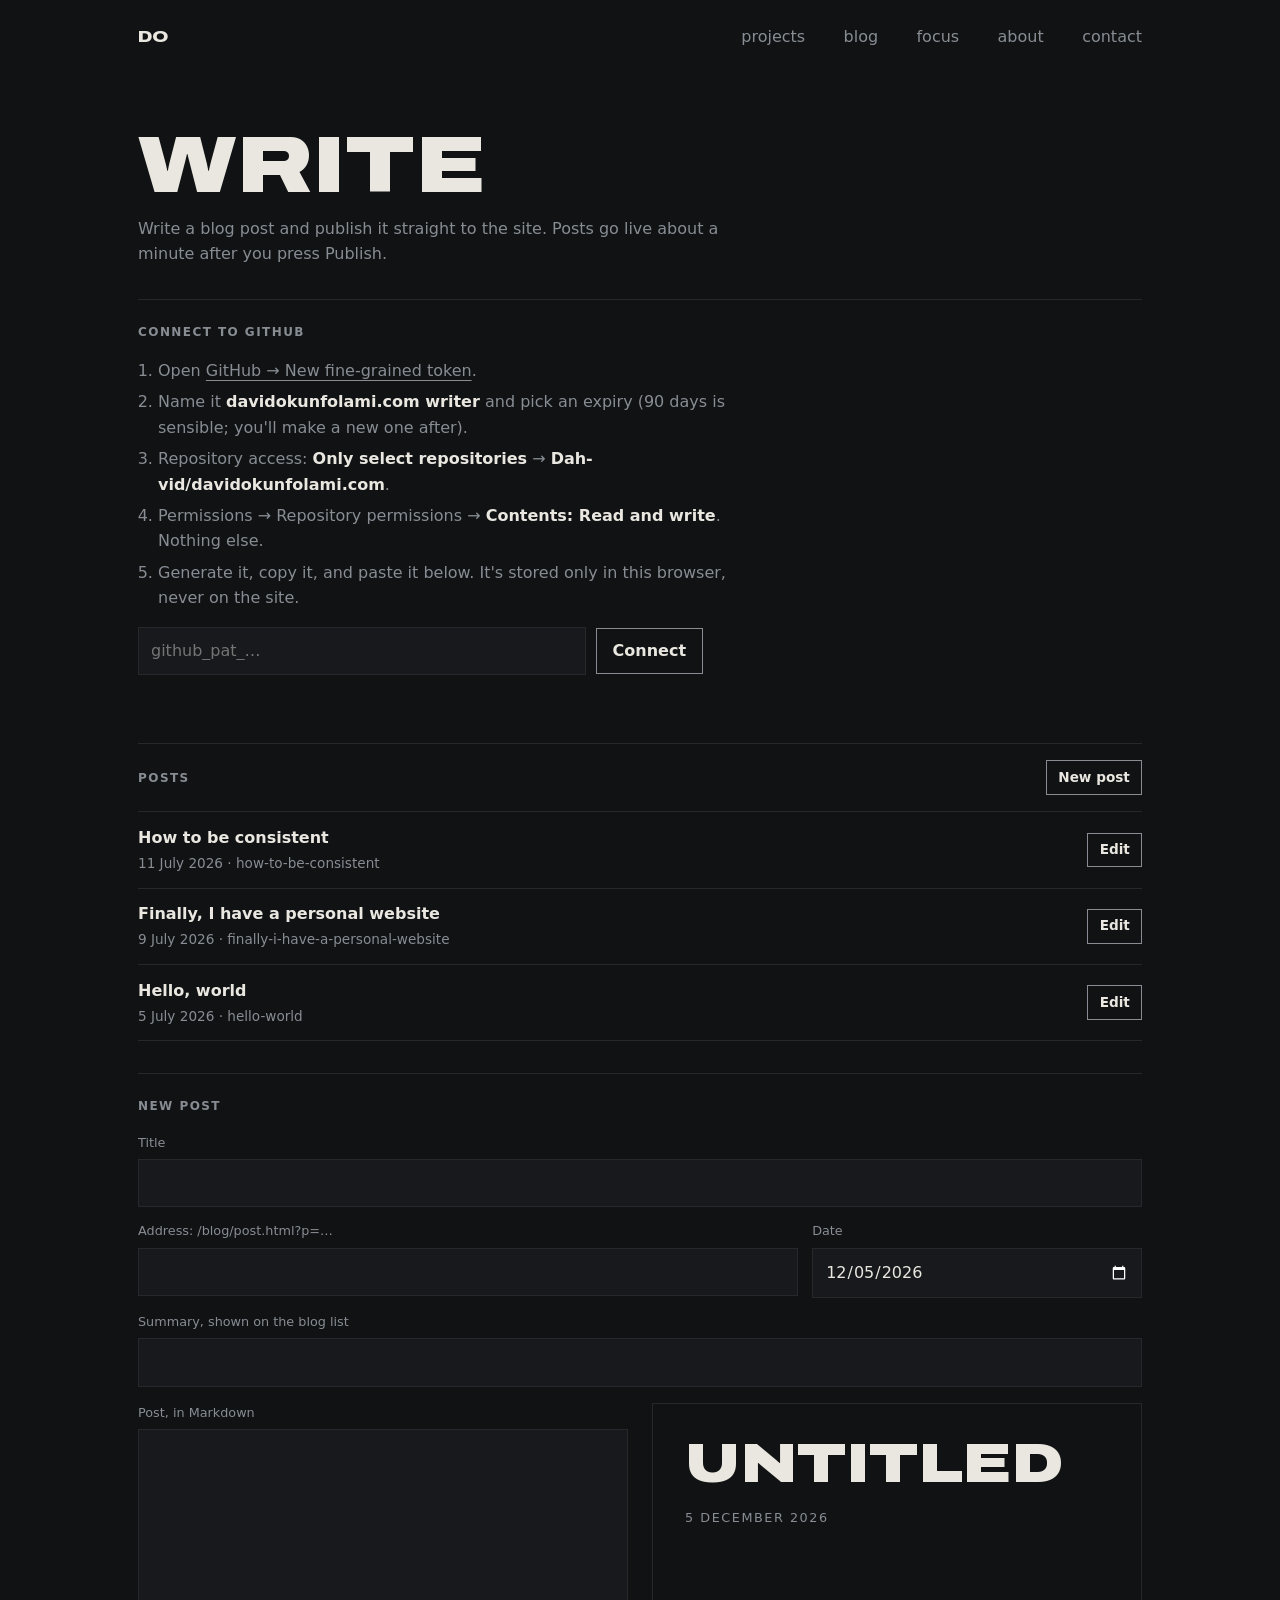
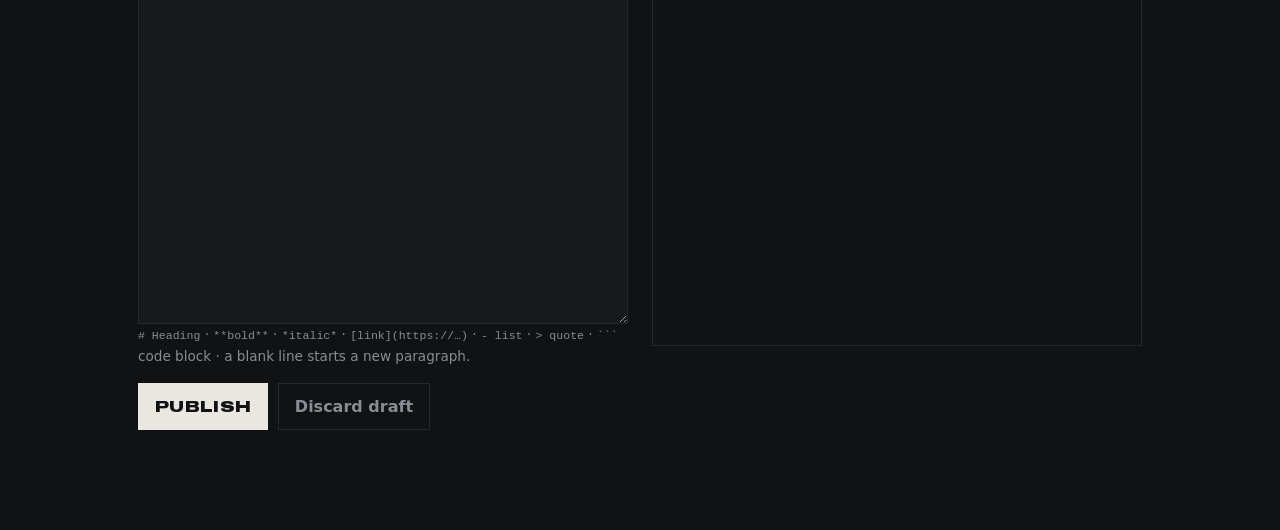
<file: write/index.html>
<!DOCTYPE html>
<html lang="en">
<head>
  <meta charset="utf-8">
  <meta name="viewport" content="width=device-width, initial-scale=1">
  <script src="/owner.js"></script>
  <meta name="robots" content="noindex,nofollow">
  <title>Write — David Okunfolami</title>
  <link rel="icon" type="image/svg+xml" href="/favicon.svg">
  <link rel="preload" href="/fonts/archivo-expanded-black.woff2" as="font" type="font/woff2" crossorigin>
  <link rel="stylesheet" href="/styles.css">
  <style>
  /* The blog editor. Writes a post straight into the repo through the GitHub API, using a
     token that stays in this browser. Same parts as the rest of the site: hairline rows,
     square controls, Archivo headings; the preview is the real post styling. */
  [hidden]{display:none!important}
  .w-main{display:flex;flex-direction:column;gap:2rem;padding-bottom:4rem}
  .w-hero{padding-top:clamp(1.5rem,6vh,3.5rem)}
  .w-hero .page-title{margin:0}
  .w-sub{color:var(--smoke);max-width:var(--measure);margin-top:.75rem}
  .w-sec{border-top:1px solid var(--graphite);padding-top:1rem;display:flex;flex-direction:column;gap:1rem;min-width:0}
  .w-sec-h{display:flex;align-items:baseline;justify-content:space-between;gap:.5rem 1rem;flex-wrap:wrap}
  .w-label{font-size:.75rem;letter-spacing:.12em;text-transform:uppercase;color:var(--smoke)}
  .w-steps{margin:0;padding-left:1.25rem;color:var(--smoke);max-width:var(--measure);display:flex;flex-direction:column;gap:.35rem}
  .w-steps b{color:var(--paper);font-weight:600}
  .w-row{display:flex;flex-wrap:wrap;gap:.6rem;align-items:center}
  .w-field{display:flex;flex-direction:column;gap:.35rem;min-width:0}
  .w-field span{font-size:.8rem;color:var(--smoke)}
  .w-input,.w-text{width:100%;background:#17191c;color:var(--paper);border:1px solid var(--graphite);border-radius:0;
    padding:.65rem .75rem;font:inherit;font-size:1rem}
  .w-input:focus,.w-text:focus{outline:none;border-color:var(--paper)}
  .w-input[readonly]{color:var(--smoke)}
  .w-text{min-height:55vh;resize:vertical;line-height:1.6;font-family:ui-monospace,SFMono-Regular,Menlo,Consolas,monospace;font-size:.95rem}
  .w-grid{display:grid;grid-template-columns:minmax(0,1fr);gap:.9rem}
  @media (min-width:640px){.w-grid{grid-template-columns:minmax(0,2fr) minmax(0,1fr)}.w-grid .wide{grid-column:1/-1}}
  .w-btn{background:none;color:var(--paper);border:1px solid var(--smoke);border-radius:0;padding:.6rem 1rem;font:inherit;font-weight:700;cursor:pointer}
  .w-btn:hover{border-color:var(--paper)}
  .w-btn.primary{background:var(--paper);color:var(--carbon);border-color:var(--paper);
    font-family:var(--font-display);font-weight:900;font-stretch:125%;text-transform:uppercase;letter-spacing:.02em}
  .w-btn.primary:disabled{opacity:.5;cursor:wait}
  .w-btn.danger{color:var(--smoke);border-color:var(--graphite)}
  .w-btn.small{padding:.35rem .7rem;font-size:.85rem}
  .w-status{color:var(--smoke);font-size:.9rem;min-height:1.4em}
  .w-status a{color:var(--paper)}
  .w-status.err{color:var(--paper);border-left:3px solid var(--paper);padding-left:.75rem}
  /* existing posts: hairline rows */
  .w-posts{list-style:none;margin:0;padding:0;border-bottom:1px solid var(--graphite)}
  .w-posts li{display:grid;grid-template-columns:minmax(0,1fr) auto;gap:.15rem 1rem;align-items:baseline;border-top:1px solid var(--graphite);padding:.8rem 0}
  .w-posts .t{font-weight:700;overflow-wrap:anywhere}
  .w-posts .d{grid-column:1;color:var(--smoke);font-size:.85rem}
  .w-posts .w-btn{grid-row:1/3;grid-column:2;align-self:center}
  /* editor + preview: side by side when there's room, tabs on a phone */
  .w-tabs{display:flex;gap:0}
  .w-tabs button{background:none;border:1px solid var(--graphite);color:var(--smoke);padding:.45rem .9rem;font:inherit;font-size:.9rem;cursor:pointer;border-radius:0}
  .w-tabs button+button{border-left:0}
  .w-tabs button[aria-selected="true"]{background:var(--paper);border-color:var(--paper);color:var(--carbon)}
  .w-split{display:grid;grid-template-columns:minmax(0,1fr);gap:1.5rem}
  .w-preview{border:1px solid var(--graphite);padding:clamp(1rem,3vw,2rem);min-width:0}
  .w-preview .post-article{margin:0;padding:0}
  @media (max-width:899px){
    .w-split[data-tab="write"] .w-preview,.w-split[data-tab="preview"] .w-write{display:none}
  }
  @media (min-width:900px){
    .w-tabs{display:none}
    .w-split{grid-template-columns:minmax(0,1fr) minmax(0,1fr)}
    .w-preview{max-height:calc(55vh + 3rem);overflow:auto}
  }
  .w-help{color:var(--smoke);font-size:.85rem}
  .w-help code{font-size:.85em}
  </style>
</head>
<body>
  <a class="skip-link" href="#editor">Skip to editor</a>

  <header class="site-header">
    <a class="mark" href="/" aria-label="David Okunfolami — home">DO</a>
    <nav aria-label="Site">
      <a href="/#projects">projects</a>
      <a href="/blog/">blog</a>
      <a class="owner-only" href="/desk/">desk</a>
      <a href="/focus/">focus</a>
      <a class="owner-only" href="/habits/">habits</a>
      <a href="/#about">about</a>
      <a href="/#contact">contact</a>
    </nav>
  </header>

  <main class="w-main">
    <section class="w-hero">
      <h1 class="page-title"><span class="solid">Write</span></h1>
      <p class="w-sub">Write a blog post and publish it straight to the site. Posts go live about a minute after you press Publish.</p>
    </section>

    <!-- 1. connect: a GitHub token that can only write to this one repo, kept in this browser -->
    <section class="w-sec" id="connect" aria-labelledby="connectH">
      <div class="w-sec-h"><h2 class="w-label" id="connectH">Connect to GitHub</h2><span class="w-status" id="who"></span></div>
      <div id="setup">
        <ol class="w-steps">
          <li>Open <a href="https://github.com/settings/personal-access-tokens/new" target="_blank" rel="noopener">GitHub → New fine-grained token</a>.</li>
          <li>Name it <b>davidokunfolami.com writer</b> and pick an expiry (90 days is sensible; you'll make a new one after).</li>
          <li>Repository access: <b>Only select repositories</b> → <b>Dah-vid/davidokunfolami.com</b>.</li>
          <li>Permissions → Repository permissions → <b>Contents: Read and write</b>. Nothing else.</li>
          <li>Generate it, copy it, and paste it below. It's stored only in this browser, never on the site.</li>
        </ol>
        <div class="w-row" style="margin-top:1rem">
          <input class="w-input" id="token" type="password" autocomplete="off" spellcheck="false" placeholder="github_pat_…" aria-label="GitHub token" style="max-width:28rem">
          <button class="w-btn" id="saveToken" type="button">Connect</button>
        </div>
      </div>
      <div class="w-row" id="connected" hidden>
        <button class="w-btn small danger" id="forget" type="button">Forget token on this device</button>
      </div>
      <p class="w-status" id="connectStatus" role="status"></p>
    </section>

    <!-- 2. the posts already on the site -->
    <section class="w-sec" aria-labelledby="postsH">
      <div class="w-sec-h"><h2 class="w-label" id="postsH">Posts</h2><button class="w-btn small" id="newPost" type="button">New post</button></div>
      <ul class="w-posts" id="posts"></ul>
    </section>

    <!-- 3. the editor -->
    <section class="w-sec" id="editor" aria-labelledby="editorH">
      <div class="w-sec-h"><h2 class="w-label" id="editorH">New post</h2><span class="w-status" id="draftStatus"></span></div>
      <div class="w-grid">
        <label class="w-field wide"><span>Title</span><input class="w-input" id="fTitle" maxlength="140" autocomplete="off"></label>
        <label class="w-field"><span>Address: /blog/post.html?p=…</span><input class="w-input" id="fSlug" maxlength="80" autocomplete="off" spellcheck="false"></label>
        <label class="w-field"><span>Date</span><input class="w-input" id="fDate" type="date"></label>
        <label class="w-field wide"><span>Summary, shown on the blog list</span><input class="w-input" id="fSummary" maxlength="280" autocomplete="off"></label>
      </div>
      <div class="w-tabs" role="tablist" aria-label="Editor view">
        <button type="button" role="tab" id="tabWrite" aria-selected="true">Write</button>
        <button type="button" role="tab" id="tabPreview" aria-selected="false">Preview</button>
      </div>
      <div class="w-split" id="split" data-tab="write">
        <div class="w-write">
          <label class="w-field"><span>Post, in Markdown</span><textarea class="w-text" id="fBody" spellcheck="true"></textarea></label>
          <p class="w-help"><code># Heading</code> · <code>**bold**</code> · <code>*italic*</code> · <code>[link](https://…)</code> · <code>- list</code> · <code>&gt; quote</code> · <code>```</code> code block · a blank line starts a new paragraph.</p>
        </div>
        <div class="w-preview" aria-label="Preview">
          <article class="post-article">
            <header>
              <h1 class="post-heading" id="pTitle"></h1>
              <p class="post-date" id="pDate"></p>
            </header>
            <div class="post-body" id="pBody"></div>
          </article>
        </div>
      </div>
      <div class="w-row">
        <button class="w-btn primary" id="publish" type="button">Publish</button>
        <button class="w-btn danger" id="discard" type="button">Discard draft</button>
        <button class="w-btn danger" id="del" type="button" hidden>Delete this post</button>
      </div>
      <p class="w-status" id="pubStatus" role="status" aria-live="polite"></p>
    </section>
  </main>

  <!-- the blog's own Markdown renderer, so the preview is exactly what the post will look like.
       blog.js only renders a page when it finds #post-list or #post-body, which this page doesn't have. -->
  <script src="/blog/blog.js"></script>
  <script>
  (function () {
    const OWNER = "Dah-vid", REPO = "davidokunfolami.com", BRANCH = "main";
    const API = "https://api.github.com/repos/" + OWNER + "/" + REPO;
    const $ = (id) => document.getElementById(id);
    const store = {
      get: (k) => { try { return localStorage.getItem(k); } catch (e) { return null; } },
      set: (k, v) => { try { v == null ? localStorage.removeItem(k) : localStorage.setItem(k, v); } catch (e) {} },
    };
    let token = store.get("write:token");
    let posts = [];            // the index, newest first
    let editing = null;        // slug of the published post being edited, or null for a new one

    /* ---------- GitHub ---------- */
    async function gh(path, opts) {
      opts = opts || {};
      const res = await fetch(API + path, {
        method: opts.method || "GET",
        cache: "no-store",
        headers: Object.assign({
          Accept: "application/vnd.github+json",
          "X-GitHub-Api-Version": "2022-11-28",
          Authorization: "Bearer " + token,
        }, opts.body ? { "Content-Type": "application/json" } : {}),
        body: opts.body ? JSON.stringify(opts.body) : undefined,
      });
      if (!res.ok) {
        let msg = ""; try { msg = (await res.json()).message || ""; } catch (e) {}
        const err = new Error(msg || "GitHub said " + res.status); err.status = res.status; throw err;
      }
      return res.status === 204 ? null : res.json();
    }
    const fromB64 = (s) => new TextDecoder().decode(Uint8Array.from(atob(s.replace(/\s/g, "")), (c) => c.charCodeAt(0)));
    async function readFile(path, ref) {
      const j = await gh("/contents/" + path.split("/").map(encodeURIComponent).join("/") + "?ref=" + encodeURIComponent(ref || BRANCH));
      return fromB64(j.content);
    }
    // One commit for the whole change (post file + posts.json), built on the current tip of main.
    // `change(postsJson)` returns {files, message} from the posts.json at that exact commit, so
    // nothing pushed in the meantime (say, from VS Code) is ever overwritten.
    async function commitChange(change) {
      const ref = await gh("/git/ref/heads/" + BRANCH);
      const parent = ref.object.sha;
      const base = await gh("/git/commits/" + parent);
      const index = JSON.parse(await readFile("blog/posts.json", parent));
      const c = change(index);
      const tree = await gh("/git/trees", { method: "POST", body: {
        base_tree: base.tree.sha,
        tree: c.files.map((f) => f.delete
          ? { path: f.path, mode: "100644", type: "blob", sha: null }
          : { path: f.path, mode: "100644", type: "blob", content: f.content }),
      } });
      const commit = await gh("/git/commits", { method: "POST", body: { message: c.message, tree: tree.sha, parents: [parent] } });
      await gh("/git/refs/heads/" + BRANCH, { method: "PATCH", body: { sha: commit.sha } });
      return c.index;
    }
    const indexJson = (list) => JSON.stringify(list, null, 2) + "\n";

    /* ---------- connect ---------- */
    function showConnected(label) {
      $("setup").hidden = !!label; $("connected").hidden = !label;
      $("who").textContent = label || "";
    }
    async function verify() {
      if (!token) { showConnected(null); return false; }
      $("connectStatus").textContent = "Checking the token…";
      try {
        const repo = await gh("");
        if (repo.permissions && repo.permissions.push === false) throw Object.assign(new Error("This token can read the repo but not write to it. Give it Contents: Read and write."), { status: 403 });
        $("connectStatus").textContent = ""; showConnected("Connected · can publish");
        return true;
      } catch (e) {
        showConnected(null);
        $("connectStatus").textContent = e.status === 401 ? "GitHub didn't accept that token (expired or mistyped). Make a new one with the steps above."
          : e.status === 404 ? "That token can't see Dah-vid/davidokunfolami.com. Under Repository access, pick that repo."
          : "Couldn't connect: " + e.message;
        return false;
      }
    }
    $("saveToken").onclick = async () => {
      const t = $("token").value.trim(); if (!t) return;
      token = t; $("token").value = "";
      if (await verify()) { store.set("write:token", t); loadPosts(); } else token = null;
    };
    $("forget").onclick = () => {
      if (!confirm("Forget the GitHub token on this device? You'll need to paste a token again to publish from here.")) return;
      store.set("write:token", null); token = null; showConnected(null); $("connectStatus").textContent = "Token removed from this device.";
    };

    /* ---------- posts ---------- */
    async function loadPosts() {
      try {
        const list = token ? JSON.parse(await readFile("blog/posts.json")) : await (await fetch("/blog/posts.json", { cache: "no-cache" })).json();
        posts = list.slice().sort((a, b) => (a.date < b.date ? 1 : -1));
      } catch (e) { posts = []; }
      renderPosts();
    }
    function renderPosts() {
      const ul = $("posts"); ul.textContent = "";
      if (!posts.length) { const li = document.createElement("li"); li.textContent = "No posts yet."; ul.append(li); return; }
      posts.forEach((p) => {
        const li = document.createElement("li");
        const t = document.createElement("span"); t.className = "t"; t.textContent = p.title;
        const d = document.createElement("span"); d.className = "d"; d.textContent = formatDate(p.date) + " · " + p.slug;
        const b = document.createElement("button"); b.type = "button"; b.className = "w-btn small"; b.textContent = editing === p.slug ? "Editing" : "Edit";
        b.disabled = editing === p.slug;
        b.onclick = () => openPost(p);
        li.append(t, d, b); ul.append(li);
      });
    }
    async function openPost(p) {
      if (dirty() && !confirm("Replace the draft you're working on with \"" + p.title + "\"?")) return;
      $("pubStatus").className = "w-status"; $("pubStatus").textContent = "Opening…";
      try {
        const body = token ? await readFile("blog/posts/" + p.slug + ".md") : await (await fetch("/blog/posts/" + encodeURIComponent(p.slug) + ".md", { cache: "no-cache" })).text();
        fill({ editing: p.slug, title: p.title, slug: p.slug, date: p.date, summary: p.summary, body });
        $("pubStatus").textContent = "";
        $("editor").scrollIntoView({ behavior: "smooth", block: "start" });
      } catch (e) { fail("Couldn't open that post: " + e.message); }
    }

    /* ---------- editor + draft ---------- */
    const today = () => { const d = new Date(); return d.getFullYear() + "-" + String(d.getMonth() + 1).padStart(2, "0") + "-" + String(d.getDate()).padStart(2, "0"); };
    const slugify = (s) => s.toLowerCase().normalize("NFKD").replace(/[̀-ͯ]/g, "").replace(/['’]/g, "").replace(/[^a-z0-9]+/g, "-").replace(/^-+|-+$/g, "").slice(0, 80).replace(/-+$/, "");
    let slugTouched = false;
    const val = () => ({ editing, title: $("fTitle").value, slug: $("fSlug").value, date: $("fDate").value, summary: $("fSummary").value, body: $("fBody").value, slugTouched });
    // unsaved = what's in the editor differs from what was last opened or published
    let loaded = "";
    const snapshot = () => { const v = val(); return JSON.stringify([v.title, v.slug, v.date, v.summary, v.body]); };
    const dirty = () => { const v = val(); return !!(v.title.trim() || v.summary.trim() || v.body.trim()) && snapshot() !== loaded; };
    function fill(d) {
      editing = d.editing || null; slugTouched = !!d.slugTouched || !!editing;
      $("fTitle").value = d.title || ""; $("fSlug").value = d.slug || ""; $("fDate").value = d.date || today();
      $("fSummary").value = d.summary || ""; $("fBody").value = d.body || "";
      $("fSlug").readOnly = !!editing; // a post's address is fixed once published: comments are tied to it
      $("editorH").textContent = editing ? "Editing: " + (d.title || editing) : "New post";
      $("del").hidden = !editing; $("publish").textContent = editing ? "Publish changes" : "Publish";
      // a published post as opened counts as clean; a restored draft of new writing doesn't
      loaded = d.clean || d.editing && !d.restored ? snapshot() : JSON.stringify(["", "", $("fDate").value, "", ""]);
      preview(); saveDraft(); renderPosts();
    }
    function preview() {
      $("pTitle").textContent = $("fTitle").value || "Untitled";
      $("pDate").textContent = $("fDate").value ? formatDate($("fDate").value) : "";
      $("pBody").innerHTML = renderMarkdown($("fBody").value || "");
    }
    let draftTimer = null;
    function saveDraft() {
      if (!dirty()) { store.set("write:draft", null); $("draftStatus").textContent = ""; return; }
      store.set("write:draft", JSON.stringify(val()));
      $("draftStatus").textContent = editing ? "Unpublished changes, saved on this device" : "Draft saved on this device";
    }
    ["fTitle", "fSlug", "fDate", "fSummary", "fBody"].forEach((id) => $(id).addEventListener("input", () => {
      if (id === "fTitle" && !slugTouched && !editing) $("fSlug").value = slugify($("fTitle").value);
      if (id === "fSlug") slugTouched = true;
      preview(); clearTimeout(draftTimer); draftTimer = setTimeout(saveDraft, 400);
    }));
    $("newPost").onclick = () => { if (dirty() && !confirm("Start a new post? The current draft will be cleared.")) return; fill({}); $("fTitle").focus(); };
    $("discard").onclick = () => {
      if ((dirty() || editing) && !confirm(editing ? "Stop editing and clear the editor? The published post isn't changed." : "Discard this draft?")) return;
      store.set("write:draft", null); fill({}); $("draftStatus").textContent = ""; $("pubStatus").textContent = "";
    };
    const setTab = (t) => { $("split").dataset.tab = t; $("tabWrite").setAttribute("aria-selected", String(t === "write")); $("tabPreview").setAttribute("aria-selected", String(t === "preview")); };
    $("tabWrite").onclick = () => setTab("write"); $("tabPreview").onclick = () => { preview(); setTab("preview"); };

    /* ---------- publish / delete ---------- */
    function fail(msg) { const s = $("pubStatus"); s.className = "w-status err"; s.textContent = msg; }
    function check() {
      const v = val();
      if (!token) return "Connect to GitHub first (top of the page).";
      if (!v.title.trim()) return "Give the post a title.";
      if (!/^[a-z0-9]+(-[a-z0-9]+)*$/.test(v.slug)) return "The address can only use lowercase letters, numbers and single dashes.";
      if (!/^\d{4}-\d{2}-\d{2}$/.test(v.date)) return "Pick a date.";
      if (!v.summary.trim()) return "Add a one-line summary for the blog list.";
      if (!v.body.trim()) return "The post is empty.";
      return null;
    }
    function done(slug, verb) {
      const s = $("pubStatus"); s.className = "w-status"; s.textContent = verb + ". Live in about a minute at ";
      const a = document.createElement("a"); a.href = "/blog/post.html?p=" + encodeURIComponent(slug); a.textContent = "/blog/post.html?p=" + slug;
      s.append(a, " (if it looks old, refresh once more).");
    }
    $("publish").onclick = async () => {
      const problem = check(); if (problem) return fail(problem);
      const v = val(), title = v.title.trim(), entry = { slug: v.slug, title, date: v.date, summary: v.summary.trim() };
      const body = v.body.replace(/\r\n/g, "\n").replace(/\s+$/, "") + "\n";
      const btn = $("publish"); btn.disabled = true; $("pubStatus").className = "w-status"; $("pubStatus").textContent = "Publishing…";
      try {
        const index = await commitChange((list) => {
          const at = list.findIndex((p) => p.slug === v.slug);
          if (at >= 0 && editing !== v.slug) throw Object.assign(new Error("There's already a post at that address. Change the address, or open that post from the list to edit it."), { mine: true });
          if (at >= 0) list[at] = entry; else list.push(entry);
          return { index: list, message: (at >= 0 ? "Blog: update " : "Blog: publish ") + title,
            files: [{ path: "blog/posts/" + v.slug + ".md", content: body }, { path: "blog/posts.json", content: indexJson(list) }] };
        });
        const wasEdit = !!editing;
        posts = index.slice().sort((a, b) => (a.date < b.date ? 1 : -1));
        store.set("write:draft", null);
        fill({ editing: v.slug, title, slug: v.slug, date: v.date, summary: entry.summary, body });
        $("draftStatus").textContent = "";
        done(v.slug, wasEdit ? "Changes published" : "Published");
      } catch (e) {
        fail(e.mine ? e.message : e.status === 401 ? "GitHub didn't accept the token (it may have expired). Your draft is safe here; connect a new token and press Publish again."
          : e.status === 409 || e.status === 422 ? "Something else was pushed at the same moment. Your draft is safe; press Publish again."
          : "Couldn't publish: " + e.message + ". Your draft is still saved on this device.");
      } finally { btn.disabled = false; }
    };
    $("del").onclick = async () => {
      if (!editing) return;
      const p = posts.find((x) => x.slug === editing), title = p ? p.title : editing;
      if (!token) return fail("Connect to GitHub first (top of the page).");
      if (!confirm("Delete \"" + title + "\" from the site? It disappears from the blog about a minute later. (It stays in the repo's history, so it can be brought back.)")) return;
      $("pubStatus").className = "w-status"; $("pubStatus").textContent = "Deleting…";
      try {
        const slug = editing;
        const index = await commitChange((list) => {
          const next = list.filter((x) => x.slug !== slug);
          return { index: next, message: "Blog: delete " + title, files: [{ path: "blog/posts/" + slug + ".md", delete: true }, { path: "blog/posts.json", content: indexJson(next) }] };
        });
        posts = index.slice().sort((a, b) => (a.date < b.date ? 1 : -1));
        store.set("write:draft", null); fill({});
        $("pubStatus").textContent = "Deleted \"" + title + "\". It leaves the blog in about a minute.";
      } catch (e) { fail("Couldn't delete: " + e.message); }
    };

    /* ---------- start ---------- */
    let draft = null; try { draft = JSON.parse(store.get("write:draft") || "null"); } catch (e) {}
    fill(draft ? Object.assign(draft, { restored: true }) : {});
    if (draft && (draft.title || draft.body)) $("draftStatus").textContent = "Draft restored from this device";
    verify().then(loadPosts);
  })();
  </script>
</body>
</html>
</file>
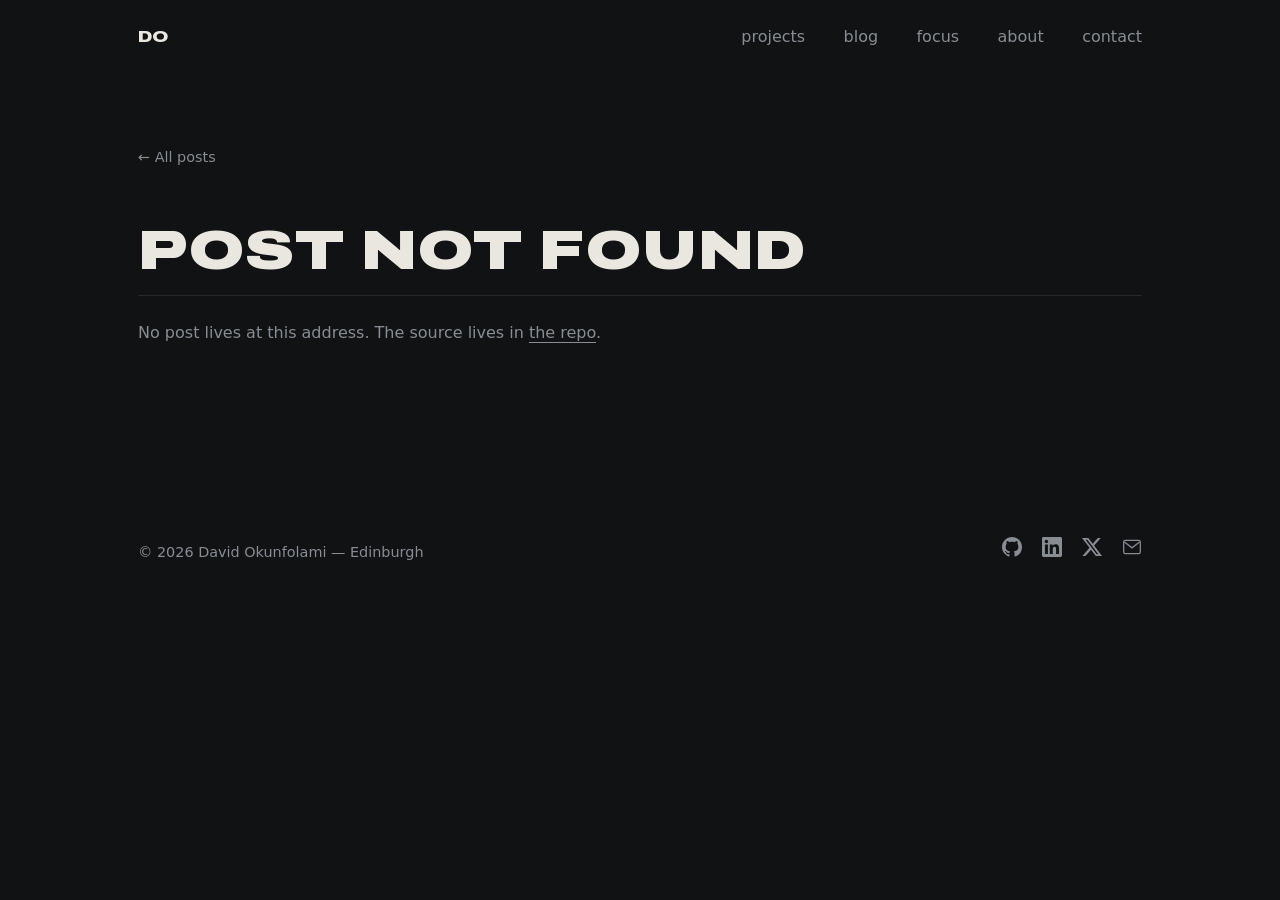
<file: blog/post.html>
<!DOCTYPE html>
<html lang="en">
<head>
  <meta charset="utf-8">
  <meta name="viewport" content="width=device-width, initial-scale=1">
  <script src="/owner.js"></script>
  <title>Blog — David Okunfolami</title>
  <meta name="description" content="A post from David Okunfolami's blog.">
  <link rel="icon" type="image/svg+xml" href="../favicon.svg">
  <link rel="preload" href="../fonts/archivo-expanded-black.woff2" as="font" type="font/woff2" crossorigin>
  <link rel="stylesheet" href="../styles.css">
</head>
<body>
  <a class="skip-link" href="#post">Skip to post</a>

  <header class="site-header">
    <a class="mark" href="../" aria-label="David Okunfolami — home">DO</a>
    <nav aria-label="Site">
      <a href="../#projects">projects</a>
      <a href="./">blog</a>
      <a class="owner-only" href="../desk/">desk</a>
      <a href="../focus/">focus</a>
      <a class="owner-only" href="../habits/">habits</a>
      <a href="../#about">about</a>
      <a href="../#contact">contact</a>
    </nav>
  </header>

  <main>
    <article id="post" class="post-article">
      <p class="post-back"><a href="./">← All posts</a></p>
      <header>
        <h1 class="post-heading" id="post-title"></h1>
        <p class="post-date" id="post-date"></p>
      </header>
      <div class="post-body" id="post-body">
        <noscript>
          <p class="noscript-note">
            Posts need JavaScript to render. The Markdown source lives in
            <a href="https://github.com/Dah-vid/davidokunfolami.com">the repo</a>.
          </p>
        </noscript>
      </div>
    </article>

    <section class="comments-section" aria-labelledby="comments-label">
      <p class="section-label" id="comments-label">Comments</p>
      <div id="comments"></div>
      <noscript>
        <p class="noscript-note">
          Comments need JavaScript. You can also reply on
          <a href="https://github.com/Dah-vid/davidokunfolami.com/discussions">GitHub Discussions</a>.
        </p>
      </noscript>
    </section>
  </main>

  <footer class="site-footer">
    <div class="footer-row">
      <p>© 2026 David Okunfolami — Edinburgh</p>
      <ul class="link-row" aria-label="Contact links">
        <li><a href="https://github.com/Dah-vid" aria-label="GitHub"><svg class="social-icon" viewBox="0 0 16 16" aria-hidden="true"><path fill="currentColor" d="M8 0C3.58 0 0 3.58 0 8c0 3.54 2.29 6.53 5.47 7.59.4.07.55-.17.55-.38 0-.19-.01-.82-.01-1.49-2.01.37-2.53-.49-2.69-.94-.09-.23-.48-.94-.82-1.13-.28-.15-.68-.52-.01-.53.63-.01 1.08.58 1.23.82.72 1.21 1.87.87 2.33.66.07-.52.28-.87.51-1.07-1.78-.2-3.64-.89-3.64-3.95 0-.87.31-1.59.82-2.15-.08-.2-.36-1.02.08-2.12 0 0 .67-.21 2.2.82.64-.18 1.32-.27 2-.27.68 0 1.36.09 2 .27 1.53-1.04 2.2-.82 2.2-.82.44 1.1.16 1.92.08 2.12.51.56.82 1.27.82 2.15 0 3.07-1.87 3.75-3.65 3.95.29.25.54.73.54 1.48 0 1.07-.01 1.93-.01 2.2 0 .21.15.46.55.38A8.013 8.013 0 0016 8c0-4.42-3.58-8-8-8z"/></svg></a></li>
        <li><a href="https://www.linkedin.com/in/davidokunfolami/" aria-label="LinkedIn"><svg class="social-icon" viewBox="0 0 24 24" aria-hidden="true"><path fill="currentColor" d="M20.447 20.452h-3.554v-5.569c0-1.328-.027-3.037-1.852-3.037-1.853 0-2.136 1.445-2.136 2.939v5.667H9.351V9h3.414v1.561h.046c.477-.9 1.637-1.85 3.37-1.85 3.601 0 4.267 2.37 4.267 5.455v6.286zM5.337 7.433c-1.144 0-2.063-.926-2.063-2.065 0-1.138.92-2.063 2.063-2.063 1.14 0 2.064.925 2.064 2.063 0 1.139-.925 2.065-2.064 2.065zm1.782 13.019H3.555V9h3.564v11.452zM22.225 0H1.771C.792 0 0 .774 0 1.729v20.542C0 23.227.792 24 1.771 24h20.451C23.2 24 24 23.227 24 22.271V1.729C24 .774 23.2 0 22.222 0h.003z"/></svg></a></li>
        <li><a href="https://x.com/thatboycodes" aria-label="X (formerly Twitter)"><svg class="social-icon" viewBox="0 0 24 24" aria-hidden="true"><path fill="currentColor" d="M18.901 1.153h3.68l-8.04 9.19L24 22.846h-7.406l-5.8-7.584-6.638 7.584H.474l8.6-9.83L0 1.154h7.594l5.243 6.932ZM17.61 20.644h2.039L6.486 3.24H4.298Z"/></svg></a></li>
        <li><a href="mailto:okunfolamidavid@gmail.com" aria-label="Email"><svg class="social-icon" viewBox="0 0 24 24" fill="none" stroke="currentColor" stroke-width="1.5" aria-hidden="true"><rect x="2" y="4" width="20" height="16" rx="2"/><path d="m3 6 9 7 9-7"/></svg></a></li>
      </ul>
    </div>
  </footer>

  <script src="blog.js"></script>
</body>
</html>
</file>
<file: styles.css>
/* ---------- tokens ---------- */

:root {
  --carbon: #101214;
  --graphite: #26292c;
  --smoke: #878d93;
  --paper: #eae7e1;

  --font-display: "Archivo", "Arial Black", system-ui, sans-serif;
  --font-body: system-ui, -apple-system, "Segoe UI", Roboto, "Helvetica Neue", Arial, sans-serif;

  --measure: 62ch;
  --page-max: 1100px;
  --page-pad: clamp(1.25rem, 4vw, 3rem);
}

@font-face {
  font-family: "Archivo";
  src: url("fonts/archivo-expanded-black.woff2") format("woff2");
  font-weight: 900;
  font-stretch: 125%;
  font-style: normal;
  font-display: swap;
}

/* ---------- base ---------- */

* {
  box-sizing: border-box;
  margin: 0;
}

html {
  color-scheme: dark;
}

@media (prefers-reduced-motion: no-preference) {
  html {
    scroll-behavior: smooth;
  }
}

body {
  background: var(--carbon);
  color: var(--paper);
  font-family: var(--font-body);
  font-size: 1rem;
  line-height: 1.6;
}

.site-header,
main,
.site-footer {
  max-width: var(--page-max);
  margin-inline: auto;
  padding-inline: var(--page-pad);
}

a {
  color: inherit;
  text-decoration: underline;
  text-decoration-thickness: 1px;
  text-underline-offset: 0.25em;
}

:focus-visible {
  outline: 2px solid var(--paper);
  outline-offset: 3px;
}

::selection {
  background: var(--paper);
  color: var(--carbon);
}

.display,
.hero-name,
.mark,
.project-num,
.project-title,
.flag-tag,
.footer-mail,
.cv-link,
.page-title,
.post-heading {
  font-family: var(--font-display);
  font-weight: 900;
  font-stretch: 125%;
  text-transform: uppercase;
  letter-spacing: 0.01em;
}

/* outlined type — the signature. Falls back to solid smoke where
   text-stroke is unsupported, so it never renders invisible. */
.outline,
.project-num,
.flag-tag {
  color: var(--smoke);
}

@supports (-webkit-text-stroke: 1px black) {
  .outline,
  .project-num,
  .flag-tag {
    color: transparent;
    -webkit-text-stroke: 1.5px var(--paper);
  }

  .project-num,
  .flag-tag {
    -webkit-text-stroke: 1px var(--smoke);
  }
}

.skip-link {
  position: absolute;
  left: var(--page-pad);
  top: -4rem;
  background: var(--paper);
  color: var(--carbon);
  padding: 0.5rem 1rem;
  text-decoration: none;
  z-index: 10;
}

.skip-link:focus {
  top: 0.75rem;
}

/* ---------- header ---------- */

.site-header {
  display: flex;
  flex-wrap: wrap;
  justify-content: space-between;
  align-items: baseline;
  gap: 0.75rem 1.5rem;
  padding-block: 1.5rem;
}

.mark {
  font-size: 1rem;
  text-decoration: none;
}

.site-header nav {
  display: flex;
  flex-wrap: wrap;
  gap: 0.5rem clamp(1rem, 3vw, 2.5rem);
}

.site-header nav a[aria-current="page"] {
  color: var(--paper);
}

/* personal tools: in the menu only on the owner's devices (see owner.js);
   the page you're on always keeps its own link */
.owner-only {
  display: none !important;
}

.owner .owner-only,
.owner-only[aria-current] {
  display: revert !important;
}

/* visitors' six links fit one row on a 360px phone */
@media (max-width: 420px) {
  html:not(.owner) .site-header nav {
    font-size: 0.9rem;
    column-gap: 0.9rem;
  }
}

/* ...and on the smallest phones, even rows of three */
@media (max-width: 359px) {
  html:not(.owner) .site-header nav {
    display: grid;
    grid-template-columns: repeat(3, max-content);
    gap: 0.35rem 1.25rem;
  }
}

/* owner's phones: two even rows of four instead of a ragged wrap with one
   link left on its own line */
@media (max-width: 540px) {
  .owner .site-header nav {
    display: grid;
    grid-template-columns: repeat(4, max-content);
    gap: 0.35rem 1.5rem;
    width: 100%;
  }
}

.site-header nav a {
  color: var(--smoke);
  text-decoration: none;
}

.site-header nav a:hover {
  color: var(--paper);
  text-decoration: underline;
  text-underline-offset: 0.25em;
}

/* ---------- hero ---------- */

.hero {
  padding-block: clamp(3rem, 10vh, 7rem) clamp(4rem, 10vh, 7rem);
}

.hero-name {
  font-size: clamp(1.9rem, 9.5vw, 6.75rem);
  line-height: 0.95;
  overflow-wrap: anywhere;
}

.hero-name span {
  display: block;
}

.hero-line {
  margin-top: 1.5rem;
  font-size: clamp(1.05rem, 2vw, 1.25rem);
  color: var(--paper);
  max-width: var(--measure);
}

.hero-bio {
  margin-top: 0.75rem;
  color: var(--smoke);
  max-width: var(--measure);
}

.link-row {
  list-style: none;
  padding: 0;
  display: flex;
  flex-wrap: wrap;
  align-items: center;
  gap: 1.25rem;
}

.link-row a {
  display: inline-flex;
  color: var(--smoke);
  text-decoration: none;
}

.link-row a:hover,
.link-row a:focus-visible {
  color: var(--paper);
}

.social-icon {
  width: 20px;
  height: 20px;
  display: block;
}

.hero .link-row {
  margin-top: 2rem;
}

/* ---------- projects ---------- */

.section-label {
  font-size: 0.8rem;
  letter-spacing: 0.12em;
  text-transform: uppercase;
  color: var(--smoke);
  margin-bottom: 1rem;
}

.project-list {
  list-style: none;
  padding: 0;
  counter-reset: none;
  border-bottom: 1px solid var(--graphite);
}

.project {
  position: relative;
  border-top: 1px solid var(--graphite);
  padding: 1.5rem 0.25rem;
  display: grid;
  grid-template-columns: auto 1fr auto;
  gap: clamp(1rem, 3vw, 2rem);
  align-items: start;
}

/* stretch the title link over the whole row, so the row (and its
   arrow) is one big click target; meta links sit above it */
.project-title a::after {
  content: "";
  position: absolute;
  inset: 0;
}

.project-num {
  font-size: clamp(1.5rem, 3vw, 2rem);
  line-height: 1.1;
}

.project-title {
  font-size: clamp(1.25rem, 3vw, 1.75rem);
  line-height: 1.1;
}

.project-title a {
  text-decoration: none;
}

.project-title a:hover {
  text-decoration: underline;
  text-decoration-thickness: 2px;
  text-underline-offset: 0.15em;
}

.flag-tag {
  font-size: 0.65em;
  vertical-align: 0.2em;
  margin-left: 0.5em;
  letter-spacing: 0.05em;
}

.project-desc {
  margin-top: 0.5rem;
  color: var(--smoke);
  max-width: var(--measure);
}

.project-meta {
  margin-top: 0.5rem;
  color: var(--smoke);
  font-size: 0.9rem;
  display: flex;
  flex-wrap: wrap;
  gap: 0.5rem 1.5rem;
}

.project-meta a {
  color: var(--paper);
  position: relative;
  z-index: 1;
}

.project:hover .project-meta a,
.project:focus-within .project-meta a {
  color: var(--carbon);
}

.project-arrow {
  font-size: 1.5rem;
  line-height: 1.1;
  color: var(--smoke);
  pointer-events: none;
}

/* flagship: same row system, louder hierarchy */
.project.flagship {
  padding-block: 2.25rem;
}

.project.flagship .project-num {
  font-size: clamp(2rem, 5vw, 3rem);
}

.project.flagship .project-title {
  font-size: clamp(1.75rem, 5.5vw, 3rem);
}

/* the one effect: row inversion on hover / keyboard focus */
.project:hover,
.project:focus-within {
  background: var(--paper);
  color: var(--carbon);
  border-top-color: var(--paper);
}

.project:hover .project-desc,
.project:hover .project-meta,
.project:focus-within .project-desc,
.project:focus-within .project-meta {
  color: #4a4e52;
}

.project:hover .project-arrow,
.project:focus-within .project-arrow {
  color: var(--carbon);
  transform: translateX(0.35rem);
}

.project:focus-within :focus-visible {
  outline-color: var(--carbon);
}

@supports (-webkit-text-stroke: 1px black) {
  .project:hover .project-num,
  .project:hover .flag-tag,
  .project:focus-within .project-num,
  .project:focus-within .flag-tag {
    -webkit-text-stroke-color: var(--carbon);
  }
}

@media (prefers-reduced-motion: no-preference) {
  .project,
  .project .project-desc,
  .project .project-meta,
  .project .project-arrow {
    transition: background-color 150ms ease-out, color 150ms ease-out,
      transform 150ms ease-out;
  }
}

.noscript-note {
  border-top: 1px solid var(--graphite);
  padding-top: 1.5rem;
  color: var(--smoke);
}

/* ---------- about / footer ---------- */

.projects-section,
.about-section,
.cv-section,
.posts-section {
  padding-block: clamp(2.5rem, 8vh, 5rem);
}

.cv-link {
  display: inline-block;
  font-size: clamp(1.5rem, 5vw, 3rem);
  line-height: 1.15;
  text-decoration: none;
}

.cv-link:hover .outline {
  color: var(--paper);
  -webkit-text-stroke-color: var(--paper);
}

.cv-note {
  margin-top: 0.75rem;
  color: var(--smoke);
  font-size: 0.9rem;
}

.about-text {
  max-width: var(--measure);
  color: var(--smoke);
}

.site-footer {
  padding-block: clamp(2.5rem, 8vh, 5rem) 2rem;
}

.footer-mail {
  display: inline-block;
  font-size: clamp(1.1rem, 4vw, 2.5rem);
  line-height: 1.15;
  text-decoration: none;
  overflow-wrap: anywhere;
}

.footer-mail:hover .outline {
  color: var(--paper);
  -webkit-text-stroke-color: var(--paper);
}

.footer-row {
  margin-top: 3rem;
  display: flex;
  justify-content: space-between;
  align-items: baseline;
  flex-wrap: wrap;
  gap: 1rem;
  color: var(--smoke);
  font-size: 0.9rem;
}

/* ---------- blog ---------- */

.blog-hero {
  padding-block: clamp(3rem, 8vh, 5rem) 0;
}

.page-title {
  font-size: clamp(1.9rem, 8vw, 5rem);
  line-height: 0.95;
}

.blog-hero .hero-bio {
  margin-top: 1.25rem;
}

.post-article {
  padding-block: clamp(2.5rem, 8vh, 5rem);
}

.post-back {
  margin-bottom: clamp(2rem, 6vh, 3.5rem);
  font-size: 0.9rem;
}

.post-back a {
  color: var(--smoke);
  text-decoration: none;
}

.post-back a:hover {
  color: var(--paper);
  text-decoration: underline;
}

.post-heading {
  font-size: clamp(1.6rem, 6vw, 3.5rem);
  line-height: 1;
  overflow-wrap: anywhere;
}

.post-date {
  margin-top: 1rem;
  font-size: 0.8rem;
  letter-spacing: 0.12em;
  text-transform: uppercase;
  color: var(--smoke);
}

.post-body {
  margin-top: clamp(2rem, 6vh, 3.5rem);
  max-width: var(--measure);
}

.comments-section {
  border-top: 1px solid var(--graphite);
  padding-block: clamp(2rem, 6vh, 3.5rem);
  max-width: var(--measure);
}

.post-body p,
.post-body ul,
.post-body ol,
.post-body blockquote,
.post-body pre {
  margin-top: 1.25rem;
}

.post-body h2,
.post-body h3,
.post-body h4 {
  font-family: var(--font-display);
  font-weight: 900;
  font-stretch: 125%;
  text-transform: uppercase;
  letter-spacing: 0.01em;
  line-height: 1.15;
  margin-top: 2.5rem;
}

.post-body h2 {
  font-size: 1.35rem;
}

.post-body h3 {
  font-size: 1.1rem;
}

.post-body h4 {
  font-size: 0.95rem;
  color: var(--smoke);
}

.post-body ul,
.post-body ol {
  padding-left: 1.25rem;
}

.post-body li + li {
  margin-top: 0.5rem;
}

.post-body li::marker {
  color: var(--smoke);
}

.post-body blockquote {
  border-left: 2px solid var(--paper);
  padding-left: 1.25rem;
  color: var(--smoke);
}

.post-body code {
  background: var(--graphite);
  padding: 0.15em 0.4em;
  border-radius: 3px;
  font-size: 0.9em;
}

.post-body pre {
  background: var(--graphite);
  padding: 1rem 1.25rem;
  overflow-x: auto;
}

.post-body pre code {
  background: none;
  padding: 0;
  font-size: 0.85rem;
}

.post-body img {
  max-width: 100%;
  height: auto;
  margin-top: 1.25rem;
}

.post-body hr {
  border: 0;
  border-top: 1px solid var(--graphite);
  margin-block: 2.5rem;
}

/* ---------- small screens ---------- */

@media (max-width: 600px) {
  .project {
    grid-template-columns: 1fr auto;
  }

  .project-num {
    grid-column: 1 / -1;
    font-size: 1.25rem;
  }

  .project.flagship .project-num {
    font-size: 1.5rem;
  }
}
</file>
